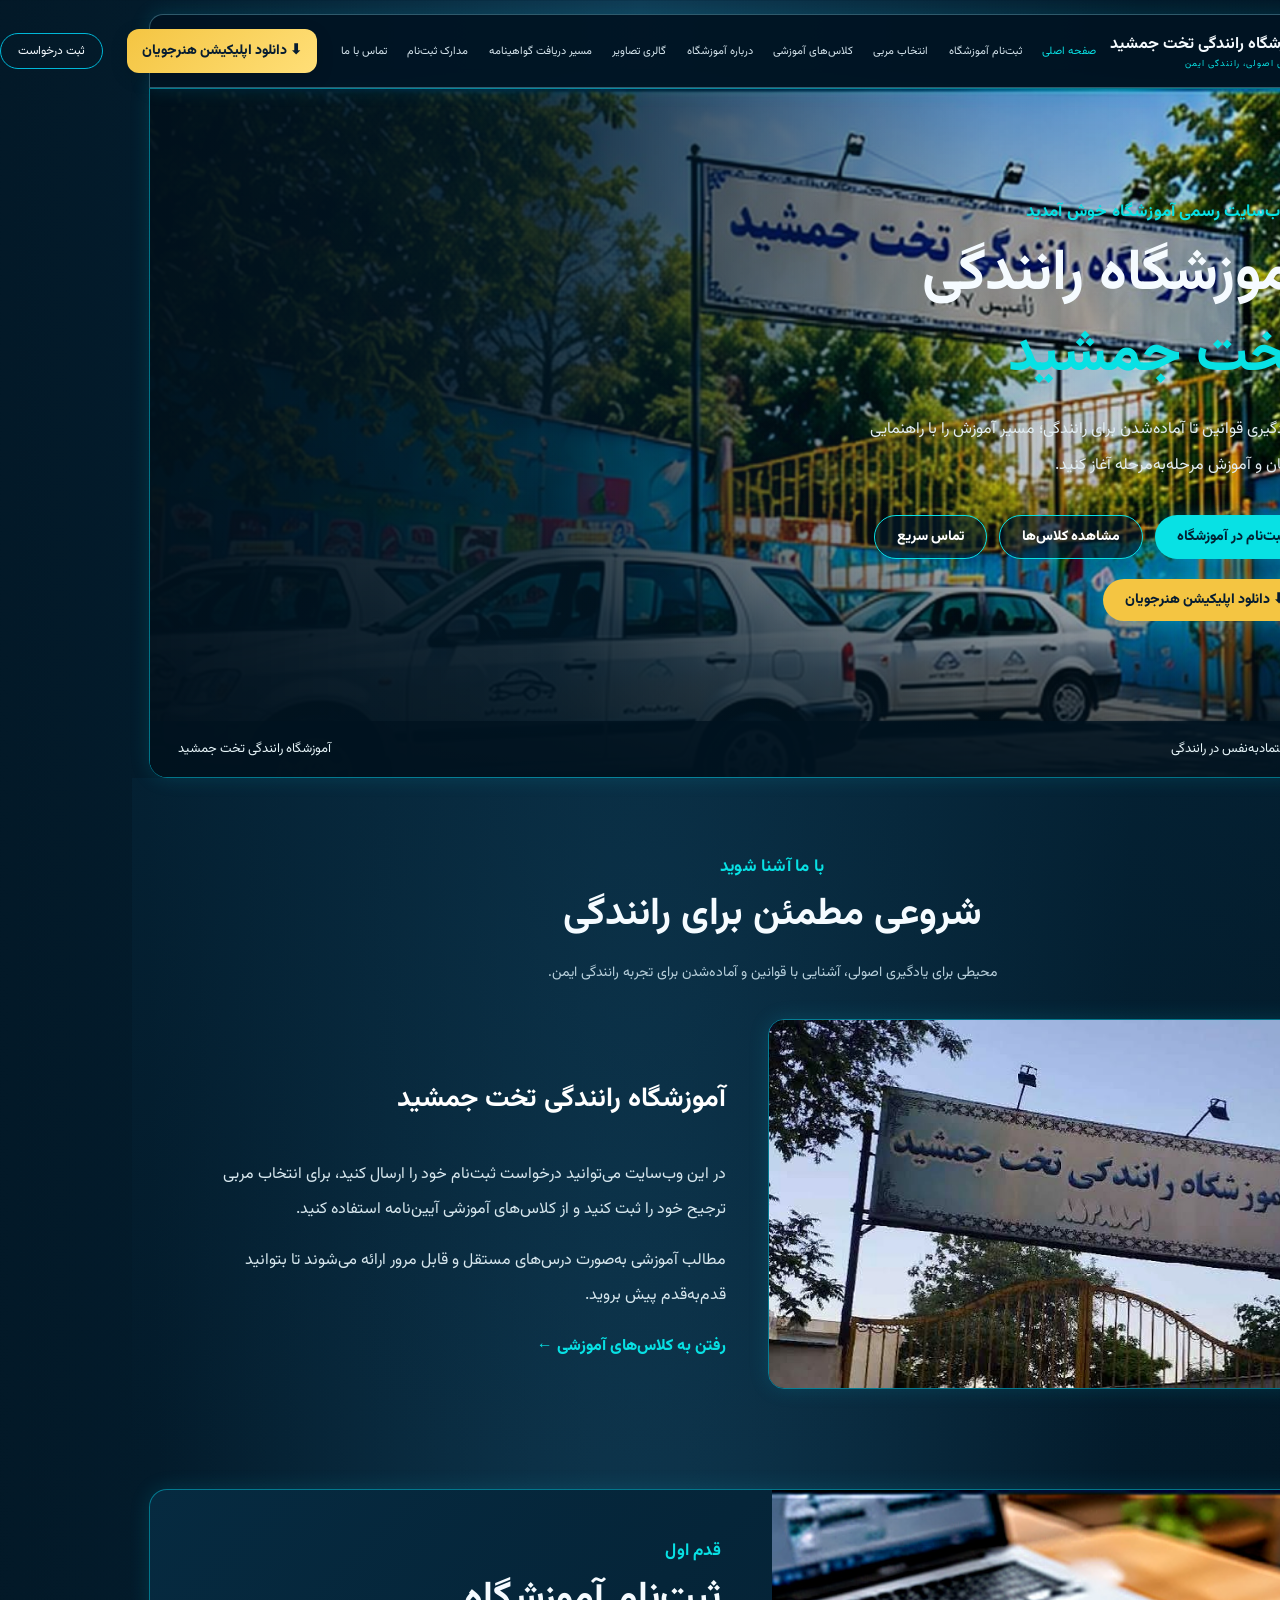
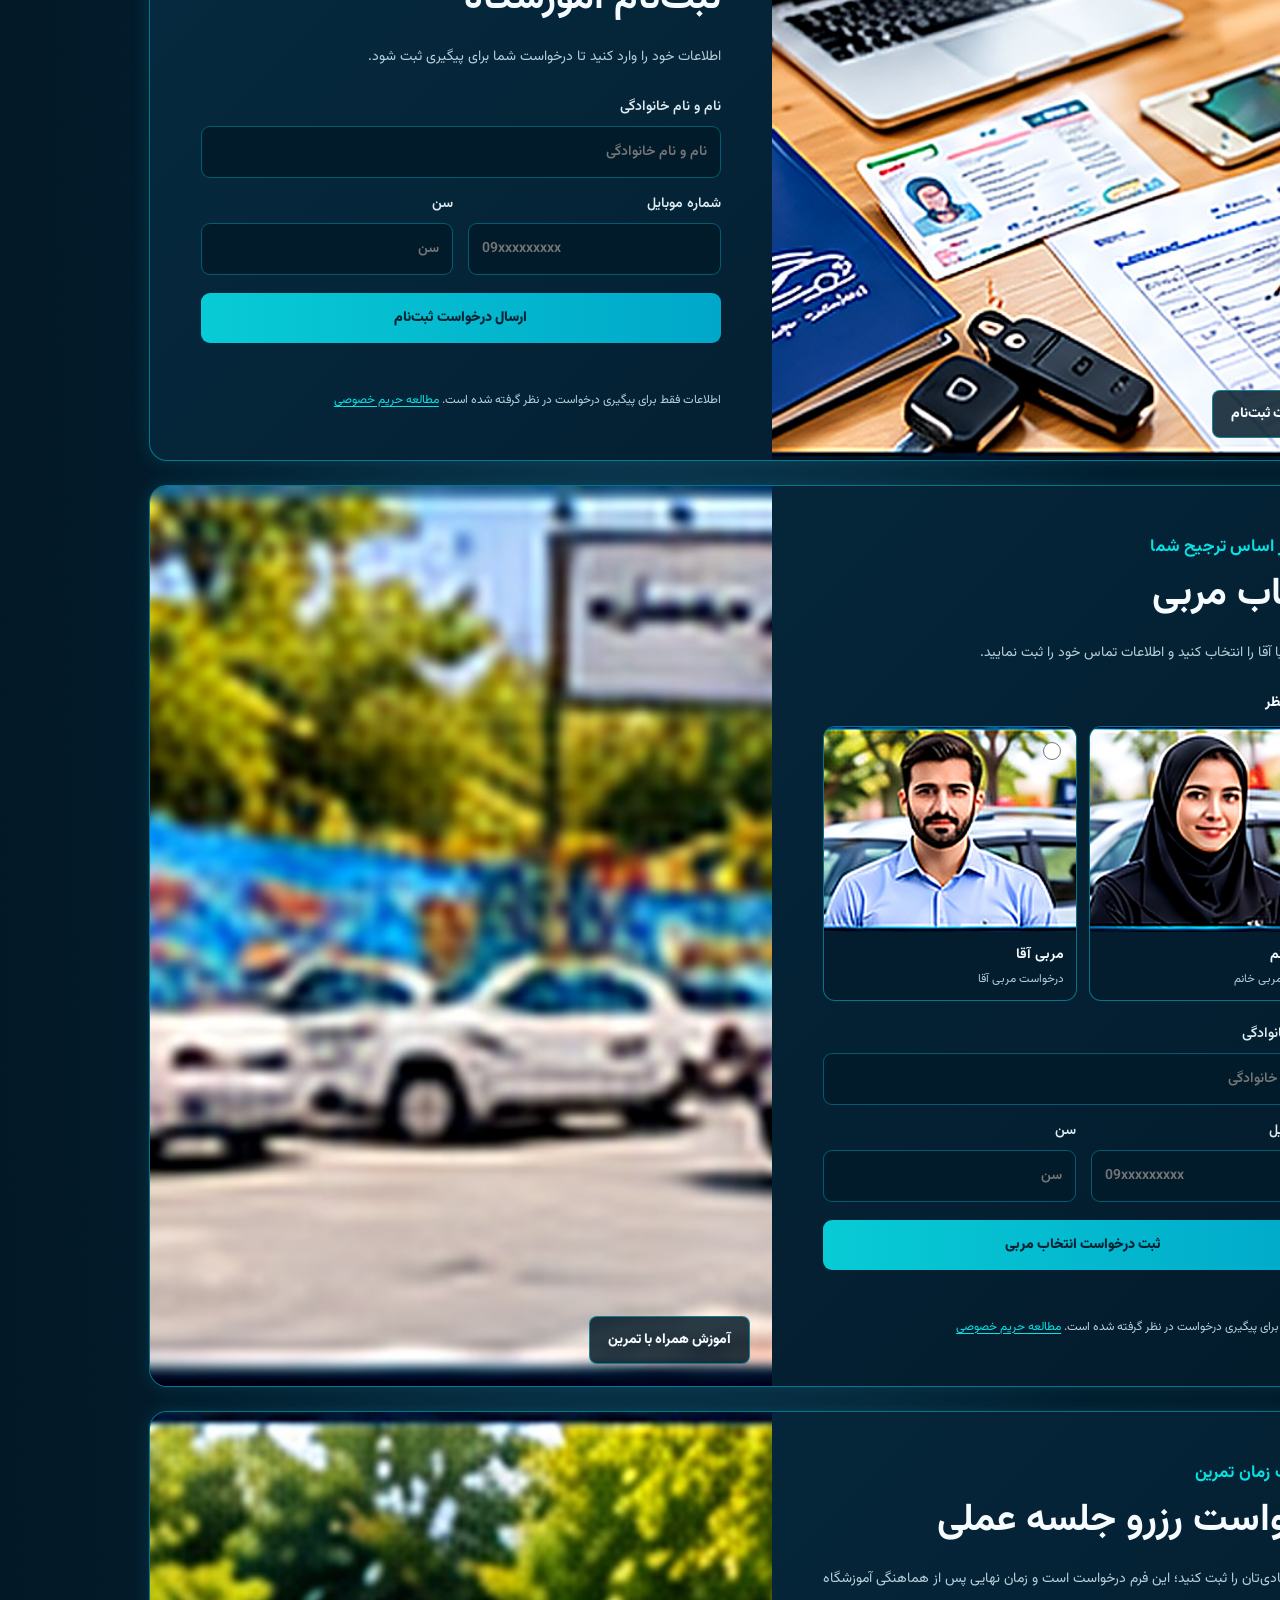
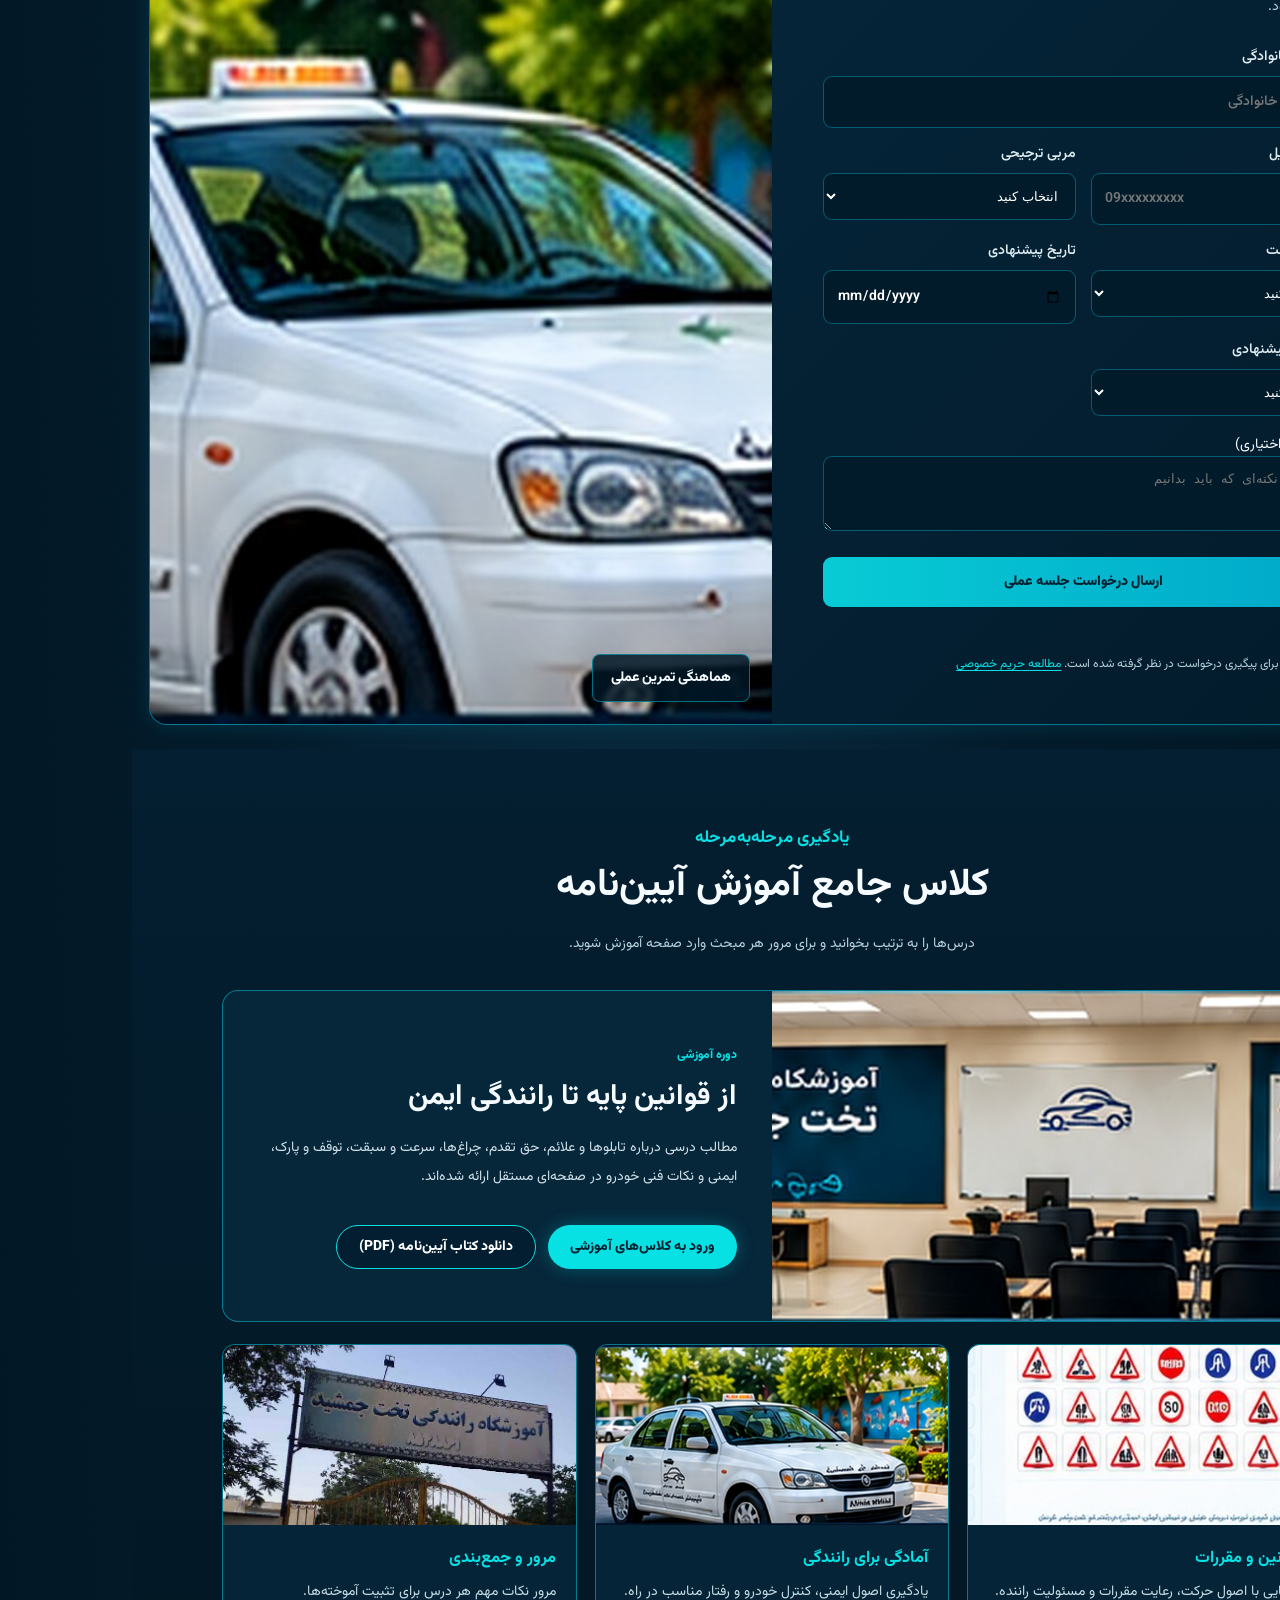
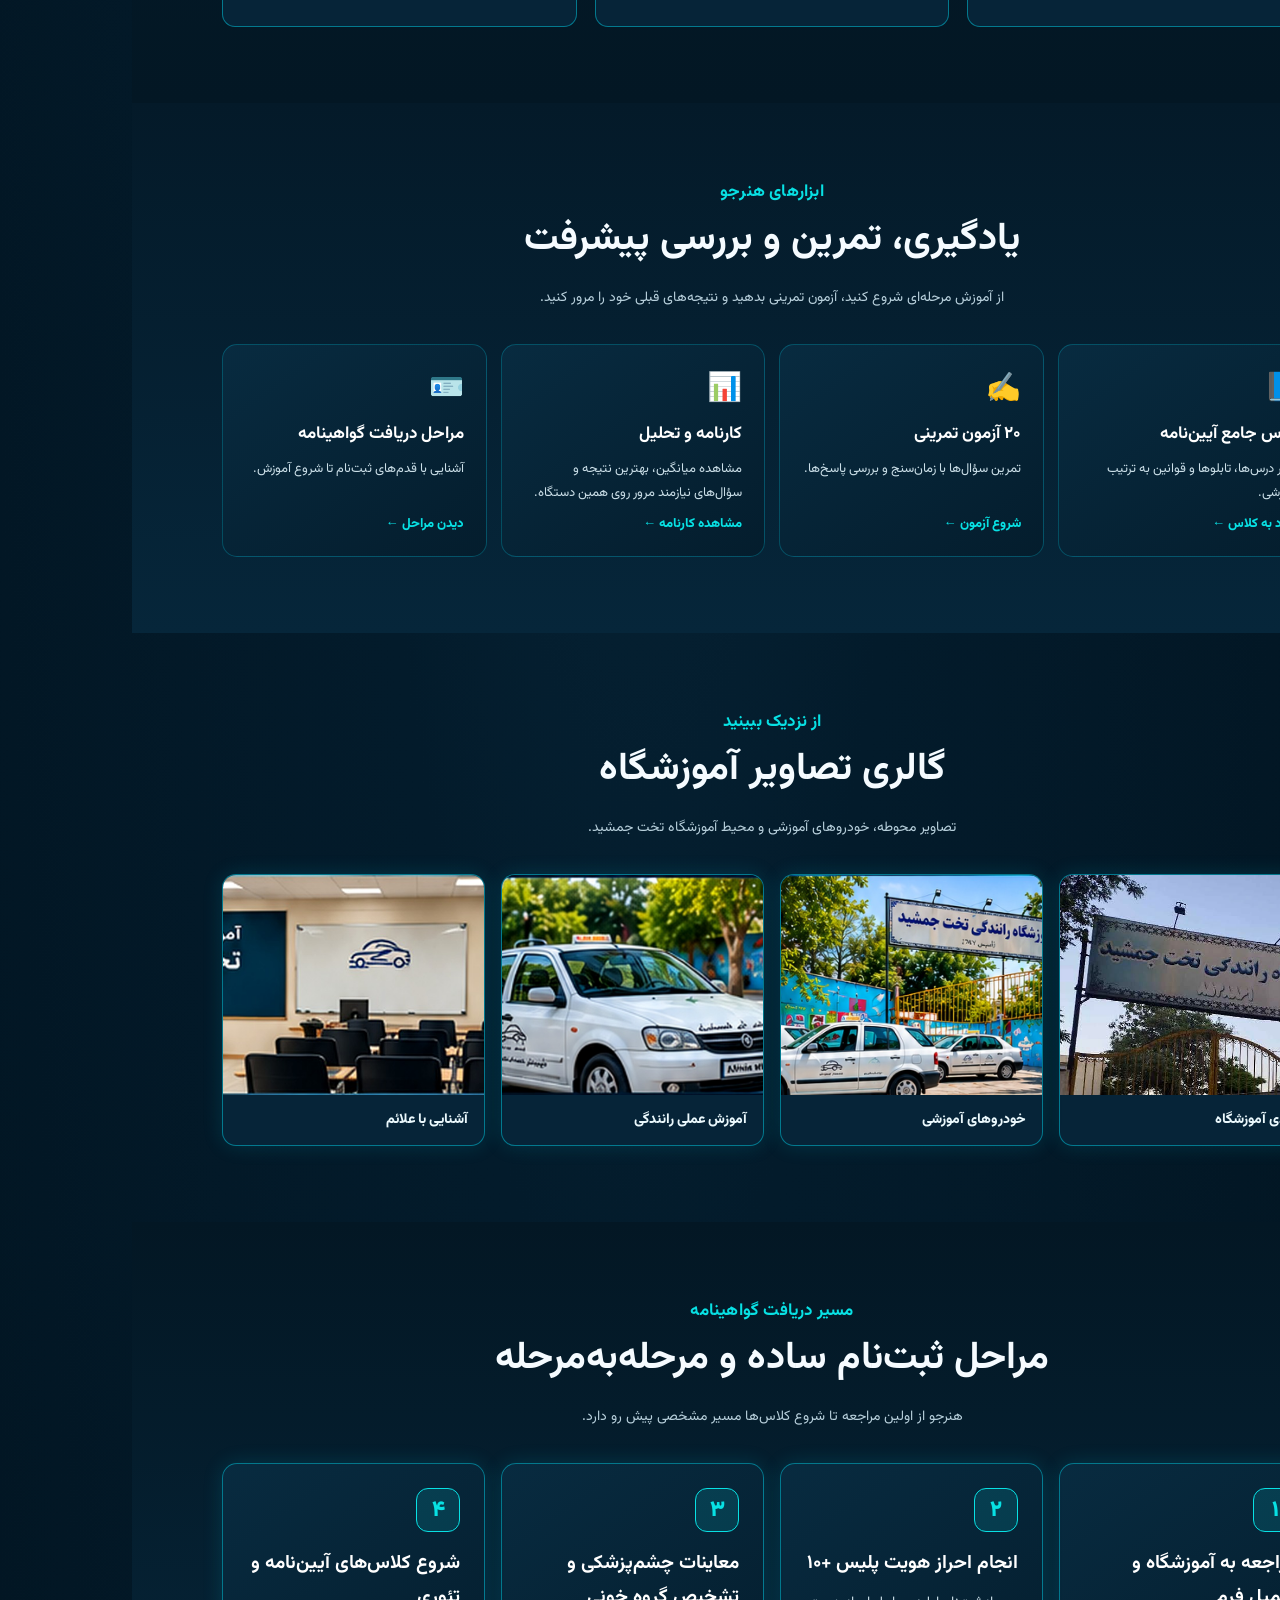
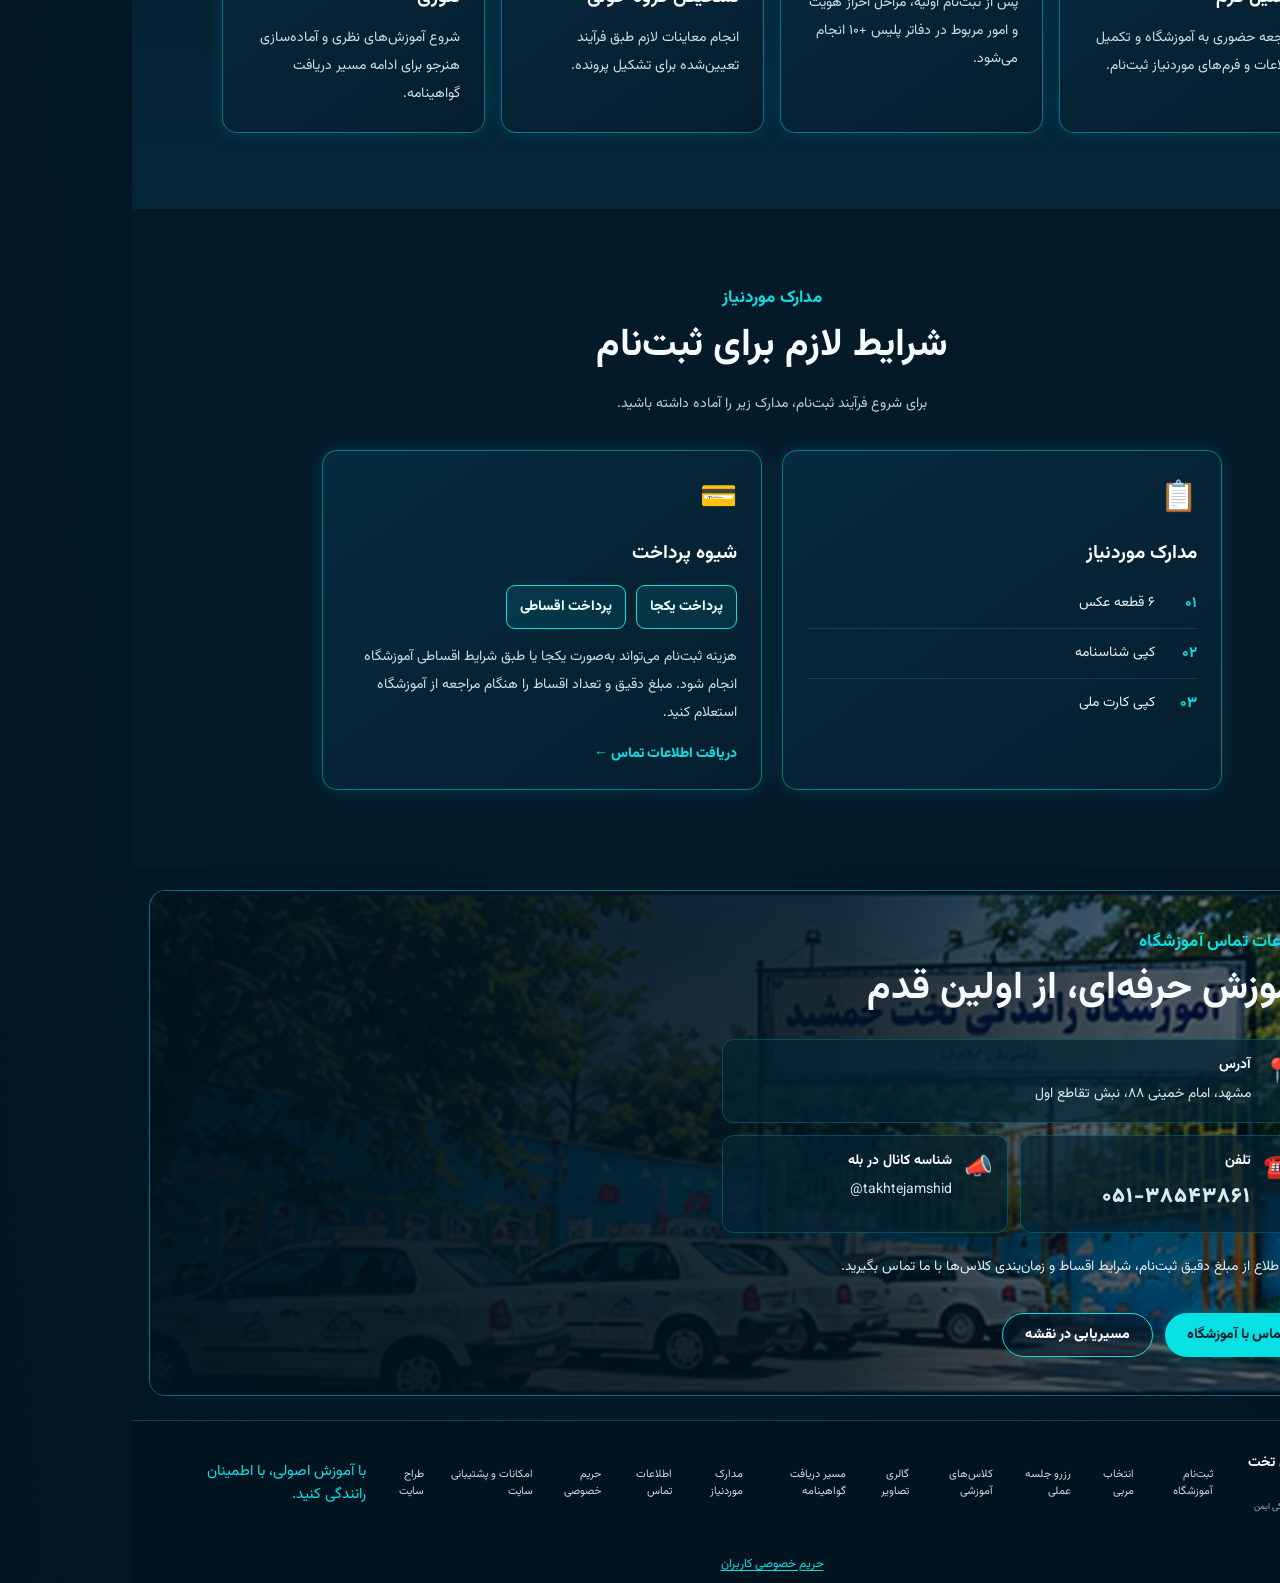
<file: index.html>
<!doctype html>
<html lang="fa" dir="rtl">
<head>
<meta charset="utf-8"><meta name="description" content="آموزشگاه رانندگی تخت جمشید در مشهد؛ اطلاعات ثبت‌نام، انتخاب مربی، درخواست جلسه عملی، کلاس آیین‌نامه و آزمون‌های تمرینی."><meta name="viewport" content="width=device-width, initial-scale=1"><meta name="robots" content="index,follow"><meta property="og:type" content="website"><meta property="og:title" content="آموزشگاه رانندگی تخت جمشید مشهد"><meta property="og:description" content="آموزش حرفه‌ای، از اولین قدم؛ ثبت درخواست، کلاس آیین‌نامه و آزمون تمرینی."><meta name="theme-color" content="#061a29"><meta name="viewport" content="width=device-width, initial-scale=1"><meta name="theme-color" content="#031b2b">
<title>آموزشگاه رانندگی تخت جمشید</title><link rel="icon" type="image/png" sizes="32x32" href="favicon-32.png"><link rel="icon" type="image/png" sizes="192x192" href="favicon-192.png"><link rel="apple-touch-icon" href="favicon-192.png"><link rel="stylesheet" href="styles.css">
<script type="application/ld+json">{"@context":"https://schema.org","@type":"DrivingSchool","name":"آموزشگاه رانندگی تخت جمشید","telephone":"+98-51-38543861","address":{"@type":"PostalAddress","streetAddress":"امام خمینی ۸۸، نبش تقاطع اول","addressLocality":"مشهد","addressCountry":"IR"},"description":"آموزش رانندگی، ثبت درخواست ثبت‌نام و کلاس‌های آیین‌نامه"}</script>  <link rel="manifest" href="site.webmanifest">
</head>
<body>
<header class="topbar">
  <a class="brand" href="index.html"><span class="brand-photo"><img src="img-real-school-sign.jpg" alt="تابلوی آموزشگاه تخت جمشید"></span><span><b>آموزشگاه رانندگی تخت جمشید</b><small>آموزش اصولی، رانندگی ایمن</small></span></a>
  <nav><a class="active" href="#home">صفحه اصلی</a><a href="#register">ثبت‌نام آموزشگاه</a><a href="#instructors">انتخاب مربی</a><a href="#classes">کلاس‌های آموزشی</a><a href="#about">درباره آموزشگاه</a><a href="#gallery">گالری تصاویر</a><a href="#license-path">مسیر دریافت گواهینامه</a><a href="#requirements">مدارک ثبت‌نام</a><a href="#contact">تماس با ما</a></nav>
  <a class="app-download-top" href="Takhte%20Jamshid.apk" download="Takhte Jamshid.apk">⬇ دانلود اپلیکیشن هنرجویان</a><a class="login" href="#register">ثبت درخواست</a><button class="menu-toggle" aria-label="باز کردن منو">منو</button>
</header>
<main id="home">
  <section class="hero-full">
    <img class="hero-full-photo" src="img-hero-photo.jpg" alt="خودروهای آموزش رانندگی در محوطه آموزشگاه تخت جمشید">
    <div class="hero-full-shade"></div>
    <div class="hero-full-copy"><p class="eyebrow">به وب‌سایت رسمی آموزشگاه خوش آمدید</p><h1>آموزشگاه رانندگی<br><strong>تخت جمشید</strong></h1><p>از یادگیری قوانین تا آماده‌شدن برای رانندگی؛ مسیر آموزش را با راهنمایی مربیان و آموزش مرحله‌به‌مرحله آغاز کنید.</p><div class="hero-actions"><a class="cta" href="#register">ثبت‌نام در آموزشگاه</a><a class="cta cta-outline" href="#classes">مشاهده کلاس‌ها</a><a class="cta cta-outline" href="tel:+985138543861">تماس سریع</a><a class="cta app-download-hero" href="Takhte%20Jamshid.apk" download="Takhte Jamshid.apk">⬇ دانلود اپلیکیشن هنرجویان</a></div></div>
    <div class="hero-caption"><span>آموزش اصولی، اعتمادبه‌نفس در رانندگی</span><span>آموزشگاه رانندگی تخت جمشید</span></div>
  </section>

  <section class="intro-section section-pad" id="about"><div class="section-heading"><p class="eyebrow">با ما آشنا شوید</p><h2>شروعی مطمئن برای رانندگی</h2><p>محیطی برای یادگیری اصولی، آشنایی با قوانین و آماده‌شدن برای تجربه رانندگی ایمن.</p></div><div class="intro-grid"><img src="img-real-school-sign.jpg" alt="تابلوی ورودی آموزشگاه رانندگی تخت جمشید"><div class="intro-copy"><h3>آموزشگاه رانندگی تخت جمشید</h3><p>در این وب‌سایت می‌توانید درخواست ثبت‌نام خود را ارسال کنید، برای انتخاب مربی ترجیح خود را ثبت کنید و از کلاس‌های آموزشی آیین‌نامه استفاده کنید.</p><p>مطالب آموزشی به‌صورت درس‌های مستقل و قابل مرور ارائه می‌شوند تا بتوانید قدم‌به‌قدم پیش بروید.</p><a class="text-link" href="#classes">رفتن به کلاس‌های آموزشی ←</a></div></div></section>

  <section class="wide-section register-section" id="register"><div class="section-photo"><img src="img-registration-photo.jpg" alt="فرم ثبت‌نام آموزشگاه رانندگی تخت جمشید"><div class="photo-label">ثبت درخواست ثبت‌نام</div></div><div class="section-form-wrap"><div class="section-heading align-right"><p class="eyebrow">قدم اول</p><h2>ثبت‌نام آموزشگاه</h2><p>اطلاعات خود را وارد کنید تا درخواست شما برای پیگیری ثبت شود.</p></div><form class="lead-form big-form" data-form-type="registration"><div class="form-grid"><label>نام و نام خانوادگی<input name="fullName" autocomplete="name" placeholder="نام و نام خانوادگی" required></label><label>شماره موبایل<input name="mobile" type="tel" inputmode="tel" autocomplete="tel" placeholder="09xxxxxxxxx" required pattern="[0-9۰-۹+\- ]{10,15}"></label><label>سن<input name="age" type="number" min="16" max="100" placeholder="سن" required></label></div><button type="submit">ارسال درخواست ثبت‌نام</button><p class="form-status" aria-live="polite"></p><p class="privacy-note">اطلاعات فقط برای پیگیری درخواست در نظر گرفته شده است. <a href="privacy.html">مطالعه حریم خصوصی</a></p></form></div></section>

  <section class="wide-section instructor-section" id="instructors"><div class="section-form-wrap"><div class="section-heading align-right"><p class="eyebrow">انتخاب بر اساس ترجیح شما</p><h2>انتخاب مربی</h2><p>مربی خانم یا آقا را انتخاب کنید و اطلاعات تماس خود را ثبت نمایید.</p></div><form class="lead-form big-form" data-form-type="instructor"><fieldset class="instructor-choices"><legend>مربی موردنظر</legend><label class="instructor-choice"><input type="radio" name="instructorGender" value="خانم" required><img src="img-instructor-female.jpg" alt="تصویر مربی خانم"><span><b>مربی خانم</b><small>درخواست مربی خانم</small></span></label><label class="instructor-choice"><input type="radio" name="instructorGender" value="آقا" required><img src="img-instructor-male.jpg" alt="تصویر مربی آقا"><span><b>مربی آقا</b><small>درخواست مربی آقا</small></span></label></fieldset><div class="form-grid"><label>نام و نام خانوادگی<input name="fullName" autocomplete="name" placeholder="نام و نام خانوادگی" required></label><label>شماره موبایل<input name="mobile" type="tel" inputmode="tel" autocomplete="tel" placeholder="09xxxxxxxxx" required pattern="[0-9۰-۹+\- ]{10,15}"></label><label>سن<input name="age" type="number" min="16" max="100" placeholder="سن" required></label></div><button type="submit">ثبت درخواست انتخاب مربی</button><p class="form-status" aria-live="polite"></p><p class="privacy-note">اطلاعات فقط برای پیگیری درخواست در نظر گرفته شده است. <a href="privacy.html">مطالعه حریم خصوصی</a></p></form></div><div class="section-photo"><img src="img-gallery-car-close.jpg" alt="خودروی آموزش رانندگی در محوطه آموزشگاه"><div class="photo-label">آموزش همراه با تمرین</div></div></section>

  <section class="wide-section instructor-section" id="lesson-booking"><div class="section-form-wrap"><div class="section-heading align-right"><p class="eyebrow">درخواست زمان تمرین</p><h2>درخواست رزرو جلسه عملی</h2><p>زمان پیشنهادی‌تان را ثبت کنید؛ این فرم درخواست است و زمان نهایی پس از هماهنگی آموزشگاه تأیید می‌شود.</p></div><form class="lead-form big-form" data-form-type="practical-lesson"><div class="form-grid"><label>نام و نام خانوادگی<input name="fullName" autocomplete="name" required placeholder="نام و نام خانوادگی"></label><label>شماره موبایل<input name="mobile" type="tel" inputmode="tel" autocomplete="tel" required pattern="[0-9۰-۹+\- ]{10,15}" placeholder="09xxxxxxxxx"></label><label>مربی ترجیحی<select name="instructorGender" required><option value="">انتخاب کنید</option><option>خانم</option><option>آقا</option><option>فرقی ندارد</option></select></label><label>نوع درخواست<select name="lessonType" required><option value="">انتخاب کنید</option><option>جلسه عملی معمولی</option><option>تمرین بیشتر پیش از آزمون</option><option>هماهنگی زمان‌بندی جلسات</option></select></label><label>تاریخ پیشنهادی<input name="preferredDate" type="date" required></label><label>بازه زمانی پیشنهادی<select name="preferredTime" required><option value="">انتخاب کنید</option><option>صبح</option><option>ظهر</option><option>عصر</option><option>فرقی ندارد</option></select></label></div><label>توضیحات (اختیاری)<textarea name="notes" rows="3" placeholder="زمان یا نکته‌ای که باید بدانیم"></textarea></label><button type="submit">ارسال درخواست جلسه عملی</button><p class="form-status" aria-live="polite"></p><p class="privacy-note">اطلاعات فقط برای پیگیری درخواست در نظر گرفته شده است. <a href="privacy.html">مطالعه حریم خصوصی</a></p></form></div><div class="section-photo"><img src="img-training-car.jpg" alt="خودروی تمرین عملی رانندگی"><div class="photo-label">هماهنگی تمرین عملی</div></div></section>

  <section class="classes-section section-pad" id="classes"><div class="section-heading"><p class="eyebrow">یادگیری مرحله‌به‌مرحله</p><h2>کلاس جامع آموزش آیین‌نامه</h2><p>درس‌ها را به ترتیب بخوانید و برای مرور هر مبحث وارد صفحه آموزش شوید.</p></div><div class="class-feature"><img src="img-classroom-photo.jpg" alt="کلاس آموزشی آیین‌نامه رانندگی"><div><span class="class-number">دوره آموزشی</span><h3>از قوانین پایه تا رانندگی ایمن</h3><p>مطالب درسی درباره تابلوها و علائم، حق تقدم، چراغ‌ها، سرعت و سبقت، توقف و پارک، ایمنی و نکات فنی خودرو در صفحه‌ای مستقل ارائه شده‌اند.</p><div class="hero-actions"><a class="cta" href="course.html">ورود به کلاس‌های آموزشی</a><a class="cta cta-outline" href="https://dl.driveing.ir/book/booka15.pdf" target="_blank" rel="noopener">دانلود کتاب آیین‌نامه (PDF)</a></div></div></div><div class="class-topics"><article><img src="img-story-signs.jpg" alt="تابلوهای راهنمایی و رانندگی"><div><h3>قوانین و مقررات</h3><p>آشنایی با اصول حرکت، رعایت مقررات و مسئولیت راننده.</p></div></article><article><img src="img-training-car.jpg" alt="خودروی آموزش رانندگی"><div><h3>آمادگی برای رانندگی</h3><p>یادگیری اصول ایمنی، کنترل خودرو و رفتار مناسب در راه.</p></div></article><article><img src="img-real-school-sign.jpg" alt="ورودی آموزشگاه"><div><h3>مرور و جمع‌بندی</h3><p>مرور نکات مهم هر درس برای تثبیت آموخته‌ها.</p></div></article></div></section>

  <section class="quick-tools section-pad" aria-labelledby="quickToolsTitle"><div class="section-heading"><p class="eyebrow">ابزارهای هنرجو</p><h2 id="quickToolsTitle">یادگیری، تمرین و بررسی پیشرفت</h2><p>از آموزش مرحله‌ای شروع کنید، آزمون تمرینی بدهید و نتیجه‌های قبلی خود را مرور کنید.</p></div><div class="quick-tools-grid"><a class="quick-tool-card" href="course.html"><span class="quick-tool-icon">📘</span><h3>کلاس جامع آیین‌نامه</h3><p>مرور درس‌ها، تابلوها و قوانین به ترتیب آموزشی.</p><span>ورود به کلاس ←</span></a><a class="quick-tool-card" href="exams.html"><span class="quick-tool-icon">✍️</span><h3>۲۰ آزمون تمرینی</h3><p>تمرین سؤال‌ها با زمان‌سنج و بررسی پاسخ‌ها.</p><span>شروع آزمون ←</span></a><a class="quick-tool-card" href="exams.html#analyticsPanel"><span class="quick-tool-icon">📊</span><h3>کارنامه و تحلیل</h3><p>مشاهده میانگین، بهترین نتیجه و سؤال‌های نیازمند مرور روی همین دستگاه.</p><span>مشاهده کارنامه ←</span></a><a class="quick-tool-card" href="#license-path"><span class="quick-tool-icon">🪪</span><h3>مراحل دریافت گواهینامه</h3><p>آشنایی با قدم‌های ثبت‌نام تا شروع آموزش.</p><span>دیدن مراحل ←</span></a></div></section>

  <section class="gallery-section section-pad" id="gallery">
    <div class="section-heading"><p class="eyebrow">از نزدیک ببینید</p><h2>گالری تصاویر آموزشگاه</h2><p>تصاویر محوطه، خودروهای آموزشی و محیط آموزشگاه تخت جمشید.</p></div>
    <div class="photo-gallery">
      <figure><img src="img-real-school-sign.jpg" alt="تابلو و ورودی آموزشگاه تخت جمشید"><figcaption>ورودی آموزشگاه</figcaption></figure>
      <figure><img src="img-hero-photo.jpg" alt="خودروهای آموزش رانندگی در محوطه"><figcaption>خودروهای آموزشی</figcaption></figure>
      <figure><img src="img-training-car.jpg" alt="خودروهای آموزش عملی"><figcaption>آموزش عملی رانندگی</figcaption></figure>
      <figure><img src="img-classroom-photo.jpg" alt="تابلوهای راهنمایی و رانندگی"><figcaption>آشنایی با علائم</figcaption></figure>
    </div>
  </section>

  <section class="path-section section-pad" id="license-path"><div class="section-heading"><p class="eyebrow">مسیر دریافت گواهینامه</p><h2>مراحل ثبت‌نام ساده و مرحله‌به‌مرحله</h2><p>هنرجو از اولین مراجعه تا شروع کلاس‌ها مسیر مشخصی پیش رو دارد.</p></div><div class="steps-grid"><article class="step-card"><span class="step-number">۱</span><h3>مراجعه به آموزشگاه و تکمیل فرم</h3><p>مراجعه حضوری به آموزشگاه و تکمیل اطلاعات و فرم‌های موردنیاز ثبت‌نام.</p></article><article class="step-card"><span class="step-number">۲</span><h3>انجام احراز هویت پلیس +۱۰</h3><p>پس از ثبت‌نام اولیه، مراحل احراز هویت و امور مربوط در دفاتر پلیس +۱۰ انجام می‌شود.</p></article><article class="step-card"><span class="step-number">۳</span><h3>معاینات چشم‌پزشکی و تشخیص گروه خونی</h3><p>انجام معاینات لازم طبق فرآیند تعیین‌شده برای تشکیل پرونده.</p></article><article class="step-card"><span class="step-number">۴</span><h3>شروع کلاس‌های آیین‌نامه و تئوری</h3><p>شروع آموزش‌های نظری و آماده‌سازی هنرجو برای ادامه مسیر دریافت گواهینامه.</p></article></div></section>

  <section class="requirements-section section-pad" id="requirements"><div class="section-heading"><p class="eyebrow">مدارک موردنیاز</p><h2>شرایط لازم برای ثبت‌نام</h2><p>برای شروع فرآیند ثبت‌نام، مدارک زیر را آماده داشته باشید.</p></div><div class="requirements-grid"><article class="requirement-card"><div class="requirement-icon">📋</div><h3>مدارک موردنیاز</h3><div class="document-row"><b>۰۱</b><span>۶ قطعه عکس</span></div><div class="document-row"><b>۰۲</b><span>کپی شناسنامه</span></div><div class="document-row"><b>۰۳</b><span>کپی کارت ملی</span></div></article><article class="requirement-card payment-card"><div class="requirement-icon">💳</div><h3>شیوه پرداخت</h3><div class="payment-options"><span>پرداخت یکجا</span><span>پرداخت اقساطی</span></div><p>هزینه ثبت‌نام می‌تواند به‌صورت یکجا یا طبق شرایط اقساطی آموزشگاه انجام شود. مبلغ دقیق و تعداد اقساط را هنگام مراجعه از آموزشگاه استعلام کنید.</p><a class="text-link" href="#contact">دریافت اطلاعات تماس ←</a></article></div></section>

  <section class="contact-band" id="contact"><img src="img-gate-photo.jpg" alt="محوطه آموزشگاه رانندگی تخت جمشید"><div class="contact-content"><p class="eyebrow">اطلاعات تماس آموزشگاه</p><h2>آموزش حرفه‌ای، از اولین قدم</h2><div class="contact-details"><div class="contact-detail"><span class="contact-icon">📍</span><div><b>آدرس</b><p>مشهد، امام خمینی ۸۸، نبش تقاطع اول</p></div></div><div class="contact-detail"><span class="contact-icon">☎️</span><div><b>تلفن</b><p class="contact-phone">۰۵۱-۳۸۵۴۳۸۶۱</p></div></div><div class="contact-detail"><span class="contact-icon">📣</span><div><b>شناسه کانال در بله</b><p>takhtejamshid@</p></div></div></div><p>برای اطلاع از مبلغ دقیق ثبت‌نام، شرایط اقساط و زمان‌بندی کلاس‌ها با ما تماس بگیرید.</p><div class="hero-actions"><a class="cta" href="tel:+985138543861">تماس با آموزشگاه</a><a class="cta cta-outline" href="https://neshan.org/maps/places/d467c47d109bc6005c2c4d8b930cabe2" target="_blank" rel="noopener">مسیریابی در نقشه</a></div></div></section>
</main>
<div class="mobile-action-bar" aria-label="دسترسی سریع"><a href="tel:+985138543861">☎ تماس با آموزشگاه</a><a href="#register">ثبت‌نام آنلاین</a><a href="#lesson-booking">رزرو تمرین</a></div>
<footer><div class="footer-brand"><b>آموزشگاه رانندگی تخت جمشید</b><small>آموزش اصولی، رانندگی ایمن</small></div><a href="#register">ثبت‌نام آموزشگاه</a><a href="#instructors">انتخاب مربی</a><a href="#lesson-booking">رزرو جلسه عملی</a><a href="course.html">کلاس‌های آموزشی</a><a href="#gallery">گالری تصاویر</a><a href="#license-path">مسیر دریافت گواهینامه</a><a href="#requirements">مدارک موردنیاز</a><a href="#contact">اطلاعات تماس</a><a href="privacy.html">حریم خصوصی</a><a href="proposal.html">امکانات و پشتیبانی سایت</a><a href="designer.html">طراح سایت</a><p>با آموزش اصولی، با اطمینان رانندگی کنید.</p></footer>
<div id="toast" role="status" aria-live="polite"></div>
<script src="app.js"></script><script>const toggle=document.querySelector('.menu-toggle');toggle?.addEventListener('click',()=>document.querySelector('.topbar nav').classList.toggle('open'));</script>
<p class="privacy-footer-link"><a href="privacy.html">حریم خصوصی کاربران</a></p></body></html>
</file>
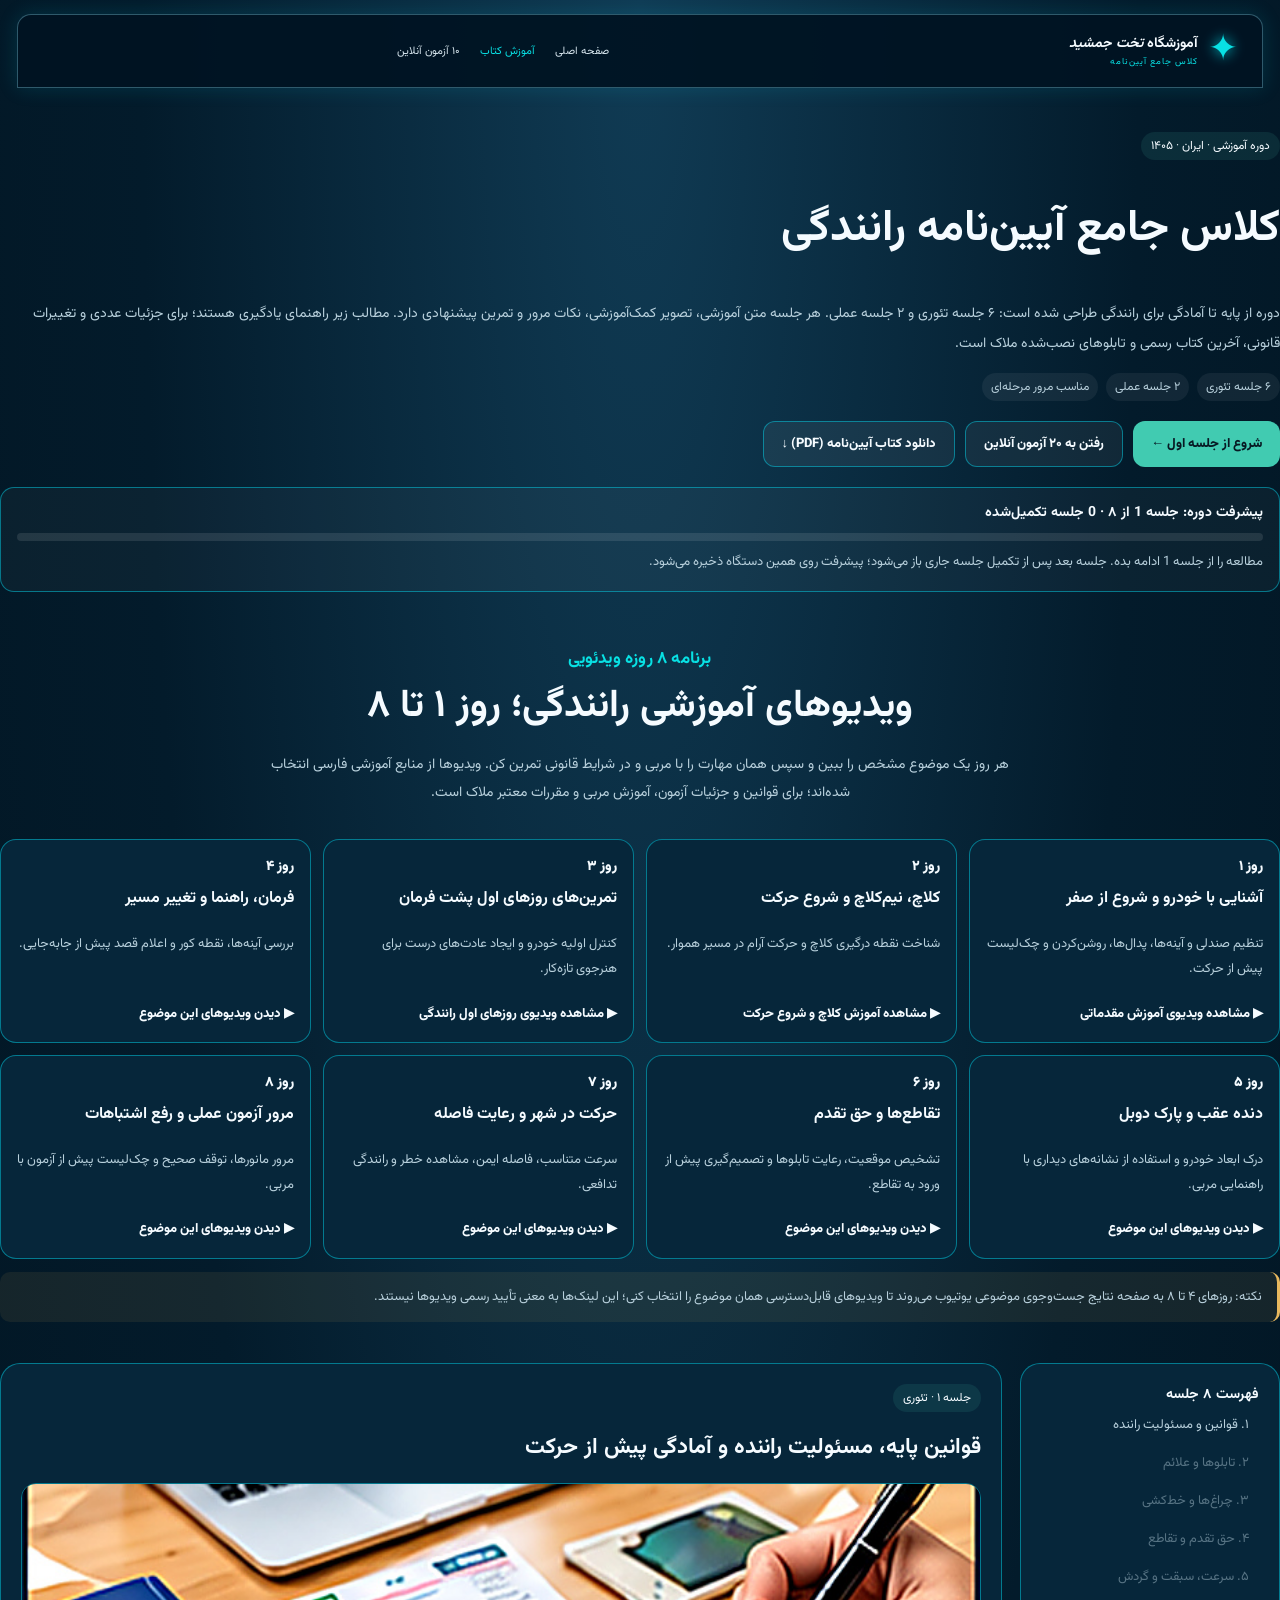
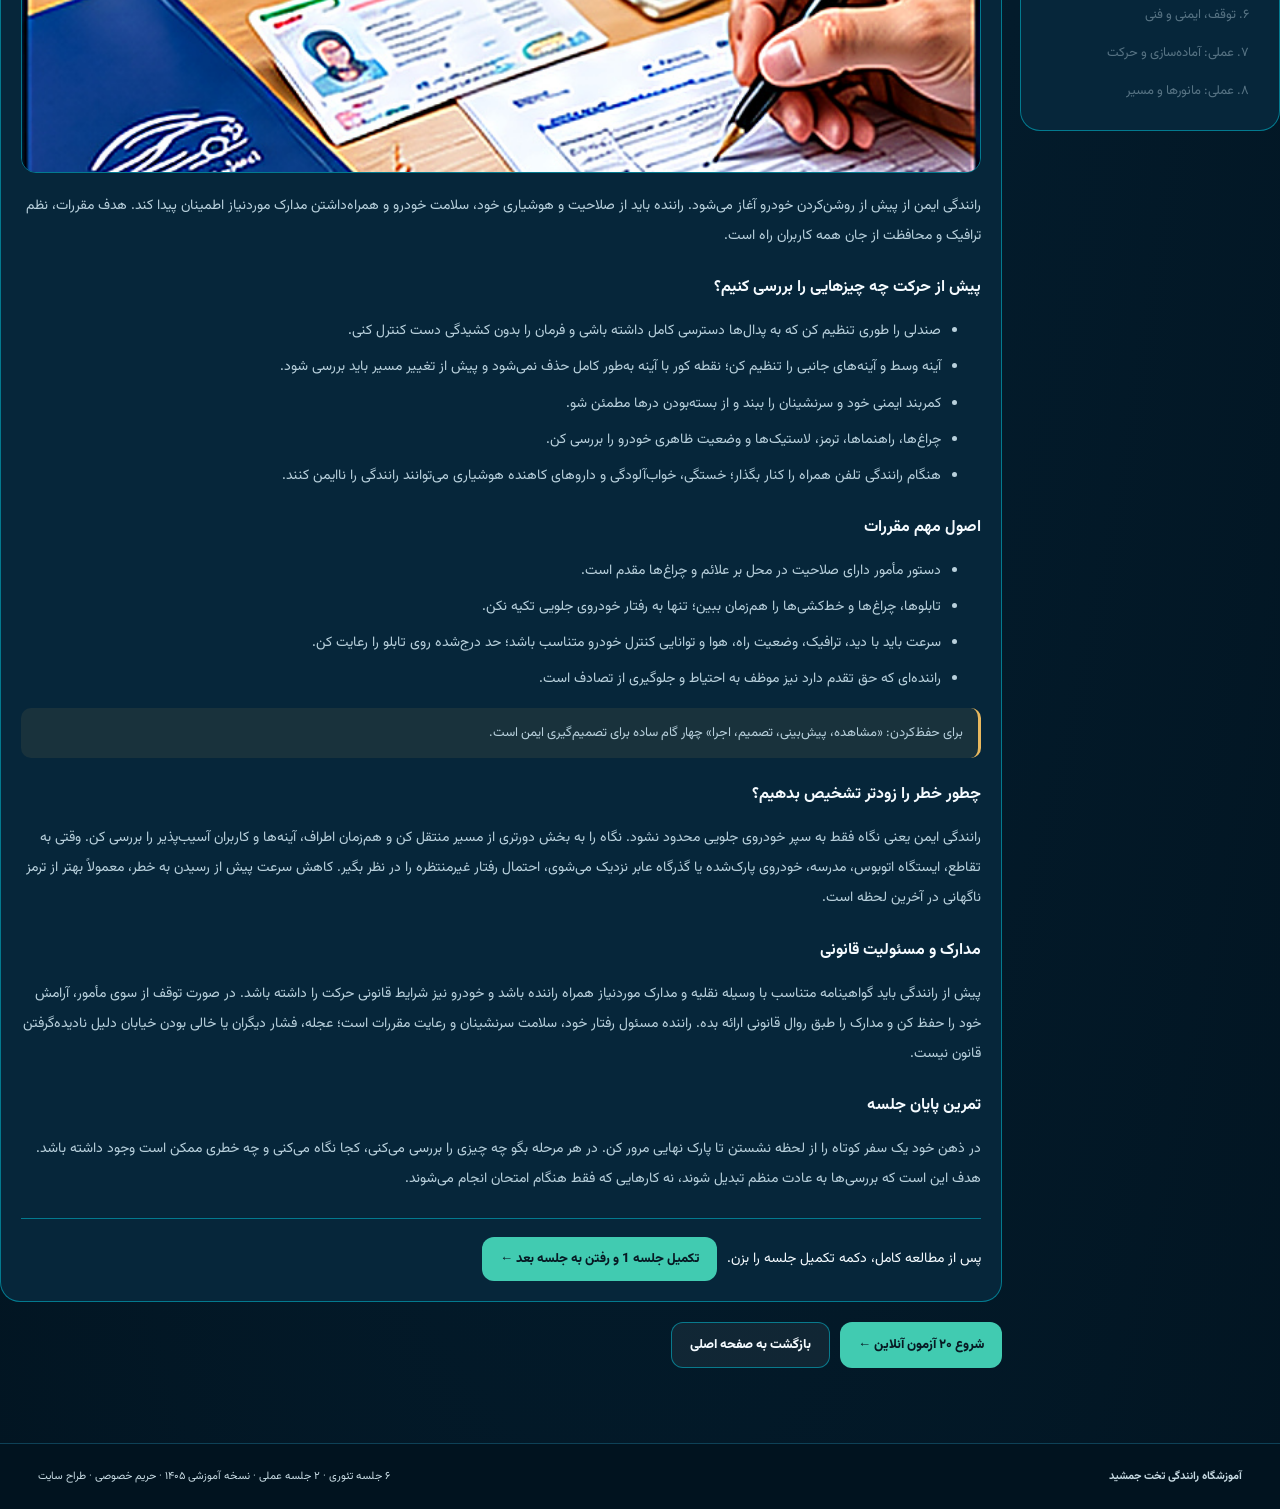
<file: course.html>
<!doctype html>
<html lang="fa" dir="rtl"><head><meta charset="utf-8"><meta name="viewport" content="width=device-width, initial-scale=1"><meta name="theme-color" content="#071b2b"><title>کلاس جامع آیین‌نامه | آموزشگاه رانندگی تخت جمشید</title><link rel="stylesheet" href="styles.css"><style>
.video-days{padding:12px 0 28px}.video-day-grid{display:grid;grid-template-columns:repeat(4,minmax(0,1fr));gap:12px}.video-day{border:1px solid var(--line);border-radius:16px;background:var(--panel);padding:16px;display:flex;flex-direction:column;gap:8px}.video-day>span{color:var(--teal);font-weight:900}.video-day h3{font-size:16px;margin:0}.video-day p{color:var(--muted);line-height:1.9;font-size:13px;flex:1}.video-day a{color:var(--teal);font-weight:800;font-size:13px;line-height:1.8}.course-hero{padding:44px 0 24px}.course-hero h1{font-size:clamp(28px,4vw,44px);line-height:1.5}.course-hero p,.lesson p,.lesson li{color:var(--muted);line-height:2.15}.course-grid{display:grid;grid-template-columns:260px minmax(0,1fr);gap:18px;padding-bottom:55px}.course-nav,.lesson{border:1px solid var(--line);border-radius:20px;background:var(--panel);padding:20px}.course-nav{align-self:start;position:sticky;top:90px}.course-nav a{display:block;padding:9px 10px;border-radius:10px;color:var(--muted);font-size:13px}.course-nav a:hover{background:rgba(77,215,187,.1);color:var(--text)}.lesson{margin-bottom:18px;scroll-margin-top:90px}.lesson.locked{display:none}.lesson.is-complete{border-color:rgba(65,203,177,.7)}.lesson-actions{display:flex;gap:10px;align-items:center;flex-wrap:wrap;margin-top:24px;padding-top:18px;border-top:1px solid var(--line)}.complete-btn{border:0;cursor:pointer}.complete-btn:disabled{opacity:.55;cursor:not-allowed}.progress-wrap{margin:18px 0;padding:14px 16px;border:1px solid var(--line);border-radius:14px;background:rgba(255,255,255,.035)}.progress-track{height:8px;background:rgba(255,255,255,.1);border-radius:99px;overflow:hidden;margin-top:9px}.progress-fill{height:100%;width:0;background:linear-gradient(90deg,#22d3ee,#41cbb1);transition:width .25s}.lesson-nav-link.done{color:var(--teal)}.lesson-nav-link.locked-link{opacity:.45}.lesson-visual{width:100%;height:auto;max-height:340px;object-fit:cover;object-position:center;border-radius:15px;border:1px solid var(--line);margin:10px 0 18px;display:block;image-rendering:auto}.lesson h2{font-size:22px}.lesson h3{font-size:16px;color:var(--teal);margin-top:24px}.lesson li{margin:6px 0}.lesson-visual{width:100%;max-height:290px;object-fit:cover;border-radius:15px;border:1px solid var(--line);margin:10px 0 18px;display:block}.note{border-right:3px solid #e8b85e;background:rgba(232,184,94,.08);padding:12px 15px;border-radius:10px;color:var(--muted);font-size:13px;line-height:2}.pill{display:inline-block;color:var(--teal);font-size:12px;padding:5px 10px;border-radius:99px;background:rgba(77,215,187,.1)}.actions{display:flex;gap:10px;flex-wrap:wrap;margin:20px 0}.btn{display:inline-flex;align-items:center;justify-content:center;padding:12px 18px;border-radius:12px;background:#41cbb1;color:#071923;font-weight:800;font-size:13px}.btn.secondary{background:rgba(255,255,255,.06);color:var(--text);border:1px solid var(--line)}.lesson-meta{display:flex;gap:8px;flex-wrap:wrap;margin:12px 0}.lesson-meta span{font-size:12px;padding:5px 9px;border-radius:99px;background:rgba(255,255,255,.06);color:var(--muted)}
@media(max-width:900px){.video-day-grid{grid-template-columns:repeat(2,minmax(0,1fr))}}@media(max-width:760px){.video-day-grid{grid-template-columns:1fr}.course-grid{grid-template-columns:1fr}.course-nav{position:static}.course-nav div{display:grid;grid-template-columns:1fr 1fr;gap:4px}.lesson{padding:16px}.lesson-visual{max-height:210px}}
</style>
  <link rel="icon" type="image/png" sizes="32x32" href="favicon-32.png">
  <link rel="icon" type="image/png" sizes="192x192" href="favicon-192.png">
  <link rel="apple-touch-icon" href="favicon-192.png">
  <meta name="theme-color" content="#071b3b">

</head><body><header class="topbar"><a class="brand" href="index.html"><span class="brand-mark">✦</span><span class="brand-copy"><strong>آموزشگاه <em>تخت جمشید</em></strong><small>کلاس جامع آیین‌نامه</small></span></a><nav class="desktop-nav"><a class="nav-link" href="index.html">صفحه اصلی</a><a class="nav-link active" href="course.html">آموزش کتاب</a><a class="nav-link" href="exams.html">۱۰ آزمون آنلاین</a></nav></header><main class="shell"><section class="course-hero"><span class="pill">دوره آموزشی · ایران · ۱۴۰۵</span><h1>کلاس جامع آیین‌نامه رانندگی</h1><p>دوره از پایه تا آمادگی برای رانندگی طراحی شده است: ۶ جلسه تئوری و ۲ جلسه عملی. هر جلسه متن آموزشی، تصویر کمک‌آموزشی، نکات مرور و تمرین پیشنهادی دارد. مطالب زیر راهنمای یادگیری هستند؛ برای جزئیات عددی و تغییرات قانونی، آخرین کتاب رسمی و تابلوهای نصب‌شده ملاک است.</p><div class="lesson-meta"><span>۶ جلسه تئوری</span><span>۲ جلسه عملی</span><span>مناسب مرور مرحله‌ای</span></div><div class="actions"><a class="btn" href="#lesson1">شروع از جلسه اول ←</a><a class="btn secondary" href="exams.html">رفتن به ۲۰ آزمون آنلاین</a><a class="btn secondary" href="https://dl.driveing.ir/book/booka15.pdf" target="_blank" rel="noopener">دانلود کتاب آیین‌نامه (PDF) ↓</a></div><div class="progress-wrap"><strong id="progress-label">پیشرفت دوره: جلسه ۱ از ۸</strong><div class="progress-track"><div class="progress-fill" id="progress-fill"></div></div><p id="progress-help" style="margin:8px 0 0;font-size:13px;color:var(--muted)">برای بازشدن جلسه بعد، درس جاری را مطالعه کن و دکمه «تکمیل جلسه» را بزن. پیشرفت روی همین دستگاه ذخیره می‌شود.</p></div></section><section class="video-days" id="video-days"><div class="section-heading"><p class="eyebrow">برنامه ۸ روزه ویدئویی</p><h2>ویدیوهای آموزشی رانندگی؛ روز ۱ تا ۸</h2><p>هر روز یک موضوع مشخص را ببین و سپس همان مهارت را با مربی و در شرایط قانونی تمرین کن. ویدیوها از منابع آموزشی فارسی انتخاب شده‌اند؛ برای قوانین و جزئیات آزمون، آموزش مربی و مقررات معتبر ملاک است.</p></div><div class="video-day-grid">
<article class="video-day"><span>روز ۱</span><h3>آشنایی با خودرو و شروع از صفر</h3><p>تنظیم صندلی و آینه‌ها، پدال‌ها، روشن‌کردن و چک‌لیست پیش از حرکت.</p><a href="https://www.youtube.com/watch?v=-EZaT2f7tW8" target="_blank" rel="noopener">▶ مشاهده ویدیوی آموزش مقدماتی</a></article>
<article class="video-day"><span>روز ۲</span><h3>کلاچ، نیم‌کلاچ و شروع حرکت</h3><p>شناخت نقطه درگیری کلاچ و حرکت آرام در مسیر هموار.</p><a href="https://www.youtube.com/watch?v=fu0_SIR5g8I" target="_blank" rel="noopener">▶ مشاهده آموزش کلاچ و شروع حرکت</a></article>
<article class="video-day"><span>روز ۳</span><h3>تمرین‌های روزهای اول پشت فرمان</h3><p>کنترل اولیه خودرو و ایجاد عادت‌های درست برای هنرجوی تازه‌کار.</p><a href="https://www.youtube.com/watch?v=SVgWHbQUHa4" target="_blank" rel="noopener">▶ مشاهده ویدیوی روزهای اول رانندگی</a></article>
<article class="video-day"><span>روز ۴</span><h3>فرمان، راهنما و تغییر مسیر</h3><p>بررسی آینه‌ها، نقطه کور و اعلام قصد پیش از جابه‌جایی.</p><a href="https://www.youtube.com/results?search_query=%D8%A2%D9%85%D9%88%D8%B2%D8%B4+%D8%B1%D8%A7%D9%86%D9%86%D8%AF%DA%AF%DB%8C+%D8%AA%D8%BA%DB%8C%DB%8C%D8%B1+%D9%85%D8%B3%DB%8C%D8%B1+%D9%86%D9%82%D8%B7%D9%87+%DA%A9%D9%88%D8%B1+%D9%81%D8%A7%D8%B1%D8%B3%DB%8C" target="_blank" rel="noopener">▶ دیدن ویدیوهای این موضوع</a></article>
<article class="video-day"><span>روز ۵</span><h3>دنده عقب و پارک دوبل</h3><p>درک ابعاد خودرو و استفاده از نشانه‌های دیداری با راهنمایی مربی.</p><a href="https://www.youtube.com/results?search_query=%D8%A2%D9%85%D9%88%D8%B2%D8%B4+%D9%BE%D8%A7%D8%B1%DA%A9+%D8%AF%D9%88%D8%A8%D9%84+%D8%B1%D8%A7%D9%86%D9%86%D8%AF%DA%AF%DB%8C+%D8%A7%DB%8C%D8%B1%D8%A7%D9%86" target="_blank" rel="noopener">▶ دیدن ویدیوهای این موضوع</a></article>
<article class="video-day"><span>روز ۶</span><h3>تقاطع‌ها و حق تقدم</h3><p>تشخیص موقعیت، رعایت تابلوها و تصمیم‌گیری پیش از ورود به تقاطع.</p><a href="https://www.youtube.com/results?search_query=%D8%A2%D9%85%D9%88%D8%B2%D8%B4+%D8%AD%D9%82+%D8%AA%D9%82%D8%AF%D9%85+%D8%AA%D9%82%D8%A7%D8%B7%D8%B9+%D8%B1%D8%A7%D9%86%D9%86%D8%AF%DA%AF%DB%8C+%D9%81%D8%A7%D8%B1%D8%B3%DB%8C" target="_blank" rel="noopener">▶ دیدن ویدیوهای این موضوع</a></article>
<article class="video-day"><span>روز ۷</span><h3>حرکت در شهر و رعایت فاصله</h3><p>سرعت متناسب، فاصله ایمن، مشاهده خطر و رانندگی تدافعی.</p><a href="https://www.youtube.com/results?search_query=%D8%A2%D9%85%D9%88%D8%B2%D8%B4+%D8%B1%D8%A7%D9%86%D9%86%D8%AF%DA%AF%DB%8C+%D8%AF%D8%B1+%D8%B4%D9%87%D8%B1+%D8%A7%DB%8C%D8%B1%D8%A7%D9%86" target="_blank" rel="noopener">▶ دیدن ویدیوهای این موضوع</a></article>
<article class="video-day"><span>روز ۸</span><h3>مرور آزمون عملی و رفع اشتباهات</h3><p>مرور مانورها، توقف صحیح و چک‌لیست پیش از آزمون با مربی.</p><a href="https://www.youtube.com/results?search_query=%D8%A2%D9%85%D9%88%D8%B2%D8%B4+%D8%A2%D8%B2%D9%85%D9%88%D9%86+%D8%B4%D9%87%D8%B1+%DA%AF%D9%88%D8%A7%D9%87%DB%8C%D9%86%D8%A7%D9%85%D9%87+%D8%A7%DB%8C%D8%B1%D8%A7%D9%86" target="_blank" rel="noopener">▶ دیدن ویدیوهای این موضوع</a></article>
</div><p class="note">نکته: روزهای ۴ تا ۸ به صفحه نتایج جست‌وجوی موضوعی یوتیوب می‌روند تا ویدیوهای قابل‌دسترسی همان موضوع را انتخاب کنی؛ این لینک‌ها به معنی تأیید رسمی ویدیوها نیستند.</p></section>
<div class="course-grid"><aside class="course-nav"><b>فهرست ۸ جلسه</b><div><a class="lesson-nav-link" data-nav-lesson="1" href="#lesson1">۱. قوانین و مسئولیت راننده</a><a class="lesson-nav-link" data-nav-lesson="2" href="#lesson2">۲. تابلوها و علائم</a><a class="lesson-nav-link" data-nav-lesson="3" href="#lesson3">۳. چراغ‌ها و خط‌کشی</a><a class="lesson-nav-link" data-nav-lesson="4" href="#lesson4">۴. حق تقدم و تقاطع</a><a class="lesson-nav-link" data-nav-lesson="5" href="#lesson5">۵. سرعت، سبقت و گردش</a><a class="lesson-nav-link" data-nav-lesson="6" href="#lesson6">۶. توقف، ایمنی و فنی</a><a class="lesson-nav-link" data-nav-lesson="7" href="#lesson7">۷. عملی: آماده‌سازی و حرکت</a><a class="lesson-nav-link" data-nav-lesson="8" href="#lesson8">۸. عملی: مانورها و مسیر</a></div></aside><div>
<section class="lesson" id="lesson1"><span class="pill">جلسه ۱ · تئوری</span><h2>قوانین پایه، مسئولیت راننده و آمادگی پیش از حرکت</h2><img class="lesson-visual" loading="lazy" decoding="async" src="img-registration-photo.jpg" alt="آمادگی راننده و مدارک لازم"><p>رانندگی ایمن از پیش از روشن‌کردن خودرو آغاز می‌شود. راننده باید از صلاحیت و هوشیاری خود، سلامت خودرو و همراه‌داشتن مدارک موردنیاز اطمینان پیدا کند. هدف مقررات، نظم ترافیک و محافظت از جان همه کاربران راه است.</p><h3>پیش از حرکت چه چیزهایی را بررسی کنیم؟</h3><ul><li>صندلی را طوری تنظیم کن که به پدال‌ها دسترسی کامل داشته باشی و فرمان را بدون کشیدگی دست کنترل کنی.</li><li>آینه وسط و آینه‌های جانبی را تنظیم کن؛ نقطه کور با آینه به‌طور کامل حذف نمی‌شود و پیش از تغییر مسیر باید بررسی شود.</li><li>کمربند ایمنی خود و سرنشینان را ببند و از بسته‌بودن درها مطمئن شو.</li><li>چراغ‌ها، راهنماها، ترمز، لاستیک‌ها و وضعیت ظاهری خودرو را بررسی کن.</li><li>هنگام رانندگی تلفن همراه را کنار بگذار؛ خستگی، خواب‌آلودگی و داروهای کاهنده هوشیاری می‌توانند رانندگی را ناایمن کنند.</li></ul><h3>اصول مهم مقررات</h3><ul><li>دستور مأمور دارای صلاحیت در محل بر علائم و چراغ‌ها مقدم است.</li><li>تابلوها، چراغ‌ها و خط‌کشی‌ها را هم‌زمان ببین؛ تنها به رفتار خودروی جلویی تکیه نکن.</li><li>سرعت باید با دید، ترافیک، وضعیت راه، هوا و توانایی کنترل خودرو متناسب باشد؛ حد درج‌شده روی تابلو را رعایت کن.</li><li>راننده‌ای که حق تقدم دارد نیز موظف به احتیاط و جلوگیری از تصادف است.</li></ul><div class="note">برای حفظ‌کردن: «مشاهده، پیش‌بینی، تصمیم، اجرا» چهار گام ساده برای تصمیم‌گیری ایمن است.</div><h3>چطور خطر را زودتر تشخیص بدهیم؟</h3><p>رانندگی ایمن یعنی نگاه فقط به سپر خودروی جلویی محدود نشود. نگاه را به بخش دورتری از مسیر منتقل کن و هم‌زمان اطراف، آینه‌ها و کاربران آسیب‌پذیر را بررسی کن. وقتی به تقاطع، ایستگاه اتوبوس، مدرسه، خودروی پارک‌شده یا گذرگاه عابر نزدیک می‌شوی، احتمال رفتار غیرمنتظره را در نظر بگیر. کاهش سرعت پیش از رسیدن به خطر، معمولاً بهتر از ترمز ناگهانی در آخرین لحظه است.</p><h3>مدارک و مسئولیت قانونی</h3><p>پیش از رانندگی باید گواهینامه متناسب با وسیله نقلیه و مدارک موردنیاز همراه راننده باشد و خودرو نیز شرایط قانونی حرکت را داشته باشد. در صورت توقف از سوی مأمور، آرامش خود را حفظ کن و مدارک را طبق روال قانونی ارائه بده. راننده مسئول رفتار خود، سلامت سرنشینان و رعایت مقررات است؛ عجله، فشار دیگران یا خالی بودن خیابان دلیل نادیده‌گرفتن قانون نیست.</p><h3>تمرین پایان جلسه</h3><p>در ذهن خود یک سفر کوتاه را از لحظه نشستن تا پارک نهایی مرور کن. در هر مرحله بگو چه چیزی را بررسی می‌کنی، کجا نگاه می‌کنی و چه خطری ممکن است وجود داشته باشد. هدف این است که بررسی‌ها به عادت منظم تبدیل شوند، نه کارهایی که فقط هنگام امتحان انجام می‌شوند.</p><div class="lesson-actions"><span class="lesson-status" data-status="1">برای ادامه، این جلسه را مطالعه کن.</span><button class="btn complete-btn" data-complete="1" type="button">تکمیل جلسه 1 و رفتن به جلسه بعد ←</button></div></section>
<section class="lesson" id="lesson2"><span class="pill">جلسه ۲ · تئوری</span><h2>تابلوها، علائم و نشانه‌های راهنمایی</h2><img class="lesson-visual" loading="lazy" decoding="async" src="img-story-signs.jpg" alt="نمونه تابلوهای راهنمایی و رانندگی"><p>تابلوها پیام‌های مهمی درباره خطر، محدودیت، دستور و مسیر ارائه می‌کنند. رنگ و شکل تابلو سرنخ تشخیص سریع است، اما معنی هر تابلو باید جداگانه یاد گرفته شود.</p><h3>گروه‌های اصلی</h3><ul><li><b>اخطاری:</b> معمولاً مثلث با حاشیه قرمز؛ از خطر یا وضعیت پیش‌رو مانند پیچ، تقاطع، شیب یا گذرگاه هشدار می‌دهد.</li><li><b>بازدارنده و انتظامی:</b> بسیاری دایره‌ای‌اند و محدودیت یا ممنوعیت را اعلام می‌کنند؛ مانند ورود ممنوع یا محدودیت سرعت.</li><li><b>دستوری:</b> انجام یک حرکت یا رعایت یک مسیر را الزام می‌کنند.</li><li><b>راهنما و اطلاعاتی:</b> مقصد، جهت، خدمات و اطلاعات مسیر را نشان می‌دهند.</li><li><b>تابلوهای موقت:</b> در عملیات عمرانی ممکن است مسیر و شرایط معمول را تغییر دهند؛ با احتیاط و طبق راهنمایی محل عبور کن.</li></ul><h3>روش مطالعه تابلو</h3><p>هر بار بپرس: این تابلو چه پیامی دارد؟ از کجا باید اجرا شود؟ آیا تابلو مکمل یا پایان محدودیت وجود دارد؟ تابلوهای مشابه را کنار هم مقایسه کن و فقط به رنگ اکتفا نکن.<h3>شکل و رنگ تابلوها را به خاطر بسپار</h3><p>شکل و رنگ تابلو برای تشخیص سریع گروه آن کمک می‌کند، اما جای یادگیری معنی دقیق را نمی‌گیرد. تابلوهای اخطاری معمولاً برای جلب توجه به خطر پیش‌رو هستند؛ تابلوهای انتظامی می‌توانند ورود، حرکت، توقف یا سرعت را محدود یا الزام کنند؛ تابلوهای راهنما مسیر و مقصد را مشخص می‌کنند. برخی تابلوها مکمل‌اند و اطلاعاتی مانند فاصله تا خطر، محدوده اجرا یا پایان محدودیت را می‌دهند؛ بنابراین تابلو را همراه با زمینه و تابلوهای نزدیک آن بخوان.</p><h3>روش دسته‌بندی و مرور</h3><p>برای هر تابلو یک کارت یادگیری بساز: تصویر یا نام، گروه، پیام، محل معمول نصب و اشتباه رایج. تابلوهای مشابه را کنار هم بگذار و تفاوتشان را توضیح بده. در مسیر واقعی، از سرنشین بخواه تابلوها را معرفی کند؛ راننده تازه‌کار نباید هنگام حرکت حواسش را به مطالعه یا تلفن پرت کند. تابلوهای کارگاه و انحراف موقت مسیر را جدی بگیر، چون آرایش معمول راه ممکن است تغییر کرده باشد.</p><h3>تمرین پایان جلسه</h3><p>ده تابلو را انتخاب کن و بدون نگاه‌کردن به پاسخ، پیام هرکدام را با یک جمله بیان کن. سپس توضیح بده در برابر هر تابلو چه تغییری در سرعت، مسیر یا آمادگی ذهنی لازم است. برای اعداد، محدوده‌ها و معانی دقیق، متن کتاب رسمی و تابلو نصب‌شده را ملاک قرار بده.</p><div class="lesson-actions"><span class="lesson-status" data-status="2">برای ادامه، این جلسه را مطالعه کن.</span><button class="btn complete-btn" data-complete="2" type="button">تکمیل جلسه 2 و رفتن به جلسه بعد ←</button></div></section>
<section class="lesson" id="lesson3"><span class="pill">جلسه ۳ · تئوری</span><h2>چراغ‌های راهنمایی، فرمان مأمور و خط‌کشی</h2><img class="lesson-visual" loading="lazy" decoding="async" src="img-classroom-photo.jpg" alt="محیط آموزشی و نشانه‌های ترافیکی"><h3>چراغ‌ها</h3><ul><li><b>قرمز:</b> پیش از خط ایست توقف کن؛ عبور فقط در صورت مجوز قانونی مشخص و رعایت حق تقدم ممکن است.</li><li><b>زرد ثابت:</b> برای توقف آماده شو؛ اگر توقف ناگهانی خطر ایجاد می‌کند، تصمیم ایمن بگیر و از شتاب برای عبور استفاده نکن.</li><li><b>سبز:</b> اجازه حرکت می‌دهد، اما اگر مسیر خروج بسته است وارد تقاطع نشو و مراقب عابر و خودروهای داخل تقاطع باش.</li><li><b>زرد چشمک‌زن:</b> با احتیاط عبور کن و آماده توقف باش.</li><li><b>قرمز چشمک‌زن:</b> توقف کامل کن، وضعیت را بررسی کن و فقط در صورت ایمن بودن و رعایت حق تقدم حرکت کن.</li></ul><h3>خطوط و نشانه‌های سطح راه</h3><ul><li>خط ممتد محدودیت عبور از خط را نشان می‌دهد؛ تغییر مسیر و سبقت را فقط در شرایط مجاز انجام بده.</li><li>خط بریده به‌تنهایی مجوز سبقت خطرناک نیست؛ دید، فضای کافی و سایر مقررات همچنان مهم‌اند.</li><li>خط ایست محل توقف است و نباید روی گذرگاه عابر یا فضای تقاطع توقف کنی.</li><li>علائم موقت کارگاه و هدایت مأمور را جدی بگیر؛ ممکن است آرایش معمول مسیر تغییر کرده باشد.</li></ul><h3>فرمان مأمور و اولویت علائم</h3><p>اگر مأمور دارای صلاحیت در محل ترافیک را هدایت می‌کند، حرکات و دستورهای او را با توجه به مقررات اجرا کن؛ حتی اگر وضعیت چراغ یا جریان معمول متفاوت به نظر برسد. در موقعیت مبهم، از حدس‌زدن و حرکت ناگهانی خودداری کن. همیشه پیش از خط ایست توقف کن و گذرگاه عابر، تقاطع و مسیر خروج را مسدود نکن.</p><h3>خط‌کشی‌ها چگونه کمک می‌کنند؟</h3><p>خط‌کشی‌ها مرز مسیرها، جهت حرکت، محل توقف و محدوده عبور عابر را نشان می‌دهند. خط ممتد معمولاً محدودیت عبور از آن را مشخص می‌کند و خط منقطع امکان تغییر مسیر را تنها در صورت ایمن و مجاز بودن مطرح می‌کند. فلش‌های روی سطح راه، انتخاب خط مناسب را پیش از تقاطع راهنمایی می‌کنند. خط‌کشی به‌تنهایی مجوز انجام حرکت خطرناک نیست و باید با تابلوها و وضعیت ترافیک هماهنگ باشد.</p><h3>تمرین پایان جلسه</h3><p>در تصویر یک تقاطع فرضی، محل خط ایست، گذرگاه عابر، فلش‌های مسیر و خط‌های جداکننده را مشخص کن. توضیح بده اگر چراغ سبز باشد اما راه خروج بسته باشد، چرا ورود به تقاطع می‌تواند باعث انسداد و خطر شود.</p><div class="lesson-actions"><span class="lesson-status" data-status="3">برای ادامه، این جلسه را مطالعه کن.</span><button class="btn complete-btn" data-complete="3" type="button">تکمیل جلسه 3 و رفتن به جلسه بعد ←</button></div></section>
<section class="lesson" id="lesson4"><span class="pill">جلسه ۴ · تئوری</span><h2>حق تقدم، تقاطع‌ها و میدان‌ها</h2><img class="lesson-visual" loading="lazy" decoding="async" src="img-training-car.jpg" alt="خودرو در محوطه آموزش رانندگی"><p>حق تقدم مشخص می‌کند در موقعیت خاص چه کسی باید زودتر عبور کند. ورود شتاب‌زده یا فرض‌کردن اینکه دیگران توقف می‌کنند، یکی از علت‌های خطر در تقاطع‌هاست.</p><ul><li>در صورت وجود فرمان مأمور، چراغ یا تابلو، مطابق آن عمل کن.</li><li>وسیله نقلیه‌ای که از راه فرعی وارد راه اصلی می‌شود باید به ترافیک راه اصلی راه بدهد.</li><li>هنگام گردش به چپ، به وسیله‌ای که از روبه‌رو مستقیم حرکت می‌کند توجه کن و حق تقدم آن را رعایت کن.</li><li>هنگام خروج از پارکینگ، کوچه یا محل خصوصی به مسیر عمومی، عبور امن کاربران مسیر را مقدم بدان.</li><li>در گذرگاه عابر، به عابر اجازه عبور امن بده؛ نزدیک مدرسه و محل‌های شلوغ سرعت را کاهش بده.</li><li>در میدان، تابلوها و خط‌کشی ورودی و خروجی را دنبال کن و پیش از خروج آینه و نقطه کور را بررسی کن.</li><li>در راه باریک و شیب‌دار، شرایط مسیر و مقررات حق تقدم را بررسی کن؛ هرگز با فشار و شتاب مسیر را تصاحب نکن.</li></ul><div class="note">نکته: حق تقدم مجوز بی‌احتیاطی نیست. حتی در موقعیت دارای حق تقدم، اگر خطر آشکار است سرعت را کم کن و از تصادف جلوگیری کن.</div><h3>روش تصمیم‌گیری در تقاطع</h3><p>هنگام نزدیک‌شدن به تقاطع، سرعت را به‌اندازه‌ای تنظیم کن که بتوانی در صورت نیاز توقف کنی. ابتدا علائم و چراغ‌ها را بررسی کن، سپس جهت حرکت خود و دیگران را پیش‌بینی کن. قبل از گردش، آینه‌ها، نقطه کور، عابر پیاده و موتورسیکلت را کنترل کن. هرگز تنها بر این فرض تکیه نکن که راننده دیگر حتماً تو را دیده یا حق تقدم را رعایت می‌کند.</p><h3>ورود از راه فرعی و گردش</h3><p>خودرویی که از راه فرعی، پارکینگ یا محل خصوصی وارد راه عمومی می‌شود باید با احتیاط کامل به جریان موجود راه بدهد. در گردش به چپ، مسیر روبه‌رو و عابران را بررسی کن و فقط زمانی وارد مسیر شو که فضای کافی و شرایط ایمن وجود دارد. در میدان‌ها، تابلوها و خط‌کشی‌های محل را دنبال کن، خط مناسب را زود انتخاب کن و پیش از خروج بررسی آینه و نقطه کور را فراموش نکن.</p><h3>تمرین پایان جلسه</h3><p>سه سناریو بنویس: ورود از کوچه به خیابان اصلی، گردش به چپ در تقاطع و خروج از میدان. برای هرکدام مشخص کن چه علائمی را می‌بینی، به چه کسی باید راه بدهی و چه زمانی حرکت را آغاز می‌کنی. پاسخ را با مربی مرور کن، چون جزئیات موقعیت و علائم محل اهمیت دارد.</p><div class="lesson-actions"><span class="lesson-status" data-status="4">برای ادامه، این جلسه را مطالعه کن.</span><button class="btn complete-btn" data-complete="4" type="button">تکمیل جلسه 4 و رفتن به جلسه بعد ←</button></div></section>
<section class="lesson" id="lesson5"><span class="pill">جلسه ۵ · تئوری</span><h2>سرعت، فاصله، سبقت، گردش و تغییر مسیر</h2><img class="lesson-visual" loading="lazy" decoding="async" src="img-gallery-cars.jpg" alt="خودروهای آموزشی و تمرین رانندگی"><h3>سرعت و فاصله ایمن</h3><ul><li>حداکثر سرعت درج‌شده روی تابلو را رعایت کن؛ سرعت مطمئن ممکن است به‌علت باران، مه، تاریکی یا ترافیک کمتر باشد.</li><li>با افزایش سرعت، زمان واکنش و مسافت ترمز اهمیت بیشتری پیدا می‌کند؛ فاصله طولی را متناسب با شرایط افزایش بده.</li><li>در بارندگی، سطح لغزنده، پیچ، سرازیری و دید محدود نرم و تدریجی حرکت کن.</li></ul><h3>سبقت و تغییر مسیر</h3><ul><li>پیش از تغییر مسیر، آینه‌ها و نقطه کور را بررسی کن، راهنما بزن و مطمئن شو فضای کافی وجود دارد.</li><li>سبقت را تنها در محل مجاز، با دید کافی و فضای لازم برای بازگشت انجام بده؛ در پیچ و محل‌های با دید محدود یا جاهایی که تابلو ممنوع کرده، سبقت نگیر.</li><li>فاصله جانبی ایمن را حفظ کن و پس از عبور کامل، بدون بریدن مسیر خودروی دیگر به خط خود برگرد.</li><li>برای گردش، از قبل در خط مناسب قرار بگیر، راهنما بزن و سرعت را به‌تدریج کاهش بده.</li></ul><h3>فاصله توقف و شرایط جاده</h3><p>برای متوقف‌کردن خودرو، ابتدا راننده خطر را تشخیص می‌دهد و واکنش نشان می‌دهد؛ سپس خودرو در اثر ترمز و اصطکاک متوقف می‌شود. هرچه سرعت بیشتر باشد، انرژی حرکت و مسافت لازم برای توقف بیشتر می‌شود. خستگی، حواس‌پرتی و دید ضعیف زمان واکنش را افزایش می‌دهند. باران، شن، روغن، یخ یا لاستیک نامناسب نیز چسبندگی را کاهش می‌دهند. به همین دلیل باید فاصله طولی را افزایش داد و از ترمز و فرمان ناگهانی پرهیز کرد.</p><h3>سبقت ایمن، نه صرفاً سریع</h3><p>پیش از سبقت بررسی کن که سبقت در آن محل مجاز است، دید کافی داری، خودروی روبه‌رو نزدیک نیست، خودروی جلویی قصد گردش یا تغییر مسیر ندارد و پس از عبور فضای کافی برای بازگشت وجود دارد. راهنما زدن به‌تنهایی حرکت را ایمن نمی‌کند. اگر کوچک‌ترین تردیدی درباره فاصله یا دید داری، سبقت را انجام نده. هنگام تغییر خط نیز ابتدا آینه، سپس نقطه کور و بعد راهنما و حرکت تدریجی را انجام بده.</p><h3>تمرین پایان جلسه</h3><p>برای مسیر خشک، بارانی و مه‌آلود توضیح بده چرا باید سرعت و فاصله را تغییر داد. سپس مراحل تغییر خط را به ترتیب بیان کن و سه موقعیتی را نام ببر که باید از سبقت صرف‌نظر کرد.</p><div class="lesson-actions"><span class="lesson-status" data-status="5">برای ادامه، این جلسه را مطالعه کن.</span><button class="btn complete-btn" data-complete="5" type="button">تکمیل جلسه 5 و رفتن به جلسه بعد ←</button></div></section>
<section class="lesson" id="lesson6"><span class="pill">جلسه ۶ · تئوری</span><h2>توقف و پارک، ایمنی، کاربران آسیب‌پذیر و نکات فنی</h2><img class="lesson-visual" loading="lazy" decoding="async" src="img-gallery-classroom.jpg" alt="کلاس آموزش آیین‌نامه"><h3>توقف و پارک</h3><ul><li>روی گذرگاه عابر، در محل ممنوع، مقابل ورودی‌ها، در مسیر امدادی یا جایی که دید و عبور را مختل می‌کند توقف یا پارک نکن.</li><li>پیش از بازکردن در خودرو، آینه و مسیر عبور دوچرخه‌سوار و موتورسوار را بررسی کن.</li><li>هنگام پارک در شیب، خودرو را طبق آموزش مربی و دستورالعمل خودرو ایمن مهار کن.</li></ul><h3>رانندگی ایمن و شرایط خاص</h3><ul><li>در مه از نور مناسب استفاده کن؛ نور بالا می‌تواند بازتاب ایجاد کند و دید را بدتر کند.</li><li>در جاده خیس، ترمز و فرمان را نرم به کار ببر و فاصله را بیشتر کن.</li><li>به عابران، کودکان، سالمندان، افراد دارای معلولیت، موتورسواران و دوچرخه‌سواران توجه ویژه داشته باش.</li><li>در تصادف، محل را تا حد امکان ایمن کن، از خطر ثانویه جلوگیری کن و در صورت نیاز با خدمات امدادی تماس بگیر.</li></ul><h3>بازبینی فنی پایه</h3><ul><li>چراغ‌ها، ترمز، لاستیک‌ها و سطح مایعات ضروری را طبق دفترچه خودرو بررسی کن.</li><li>کاهش محسوس عملکرد ترمز، صدای غیرعادی یا بالا رفتن دمای موتور نیازمند توقف ایمن و بررسی تخصصی است.</li><li>هرگز درِ سامانه خنک‌کننده داغ را باز نکن.</li></ul><div class="note">پس از این جلسه، وارد تمرین‌های عملی شو؛ تمرین عملی باید با مربی واجد صلاحیت و در محل مجاز انجام شود.</div><h3>محل‌های خطرناک برای توقف</h3><p>توقف در محل‌هایی که دید رانندگان را می‌گیرند، مسیر عابر را می‌بندند یا دسترسی امدادی و ورودی‌ها را مختل می‌کنند، می‌تواند خطرناک یا ممنوع باشد. پیش از توقف، آینه‌ها را بررسی کن، راهنما بزن و سرعت را تدریجی کم کن. پیش از بازکردن در، مراقب دوچرخه‌سوار و موتورسوار باش. هنگام ترک خودرو، آن را در وضعیت ایمن قرار بده و مطابق آموزش مربی و دفترچه خودرو از ترمز پارک و دنده مناسب استفاده کن.</p><h3>ایمنی سرنشینان و کاربران آسیب‌پذیر</h3><p>کمربند باید به‌درستی بسته شود و کودکان با وسیله مهار متناسب با سن و جثه جابه‌جا شوند. در اطراف مدرسه، بازار، ایستگاه اتوبوس و محل‌های پرتردد احتمال عبور ناگهانی افراد را در نظر بگیر. هنگام نزدیک‌شدن به موتورسیکلت یا دوچرخه، فضای جانبی کافی حفظ کن و در پیچ‌ها مسیر آن‌ها را قطع نکن. در شرایط مه و باران، چراغ مناسب را به کار ببر و از نور بالا در شرایطی که بازتاب دید را بدتر می‌کند استفاده نکن.</p><h3>نگهداری پایه خودرو</h3><p>فشار و سلامت لاستیک‌ها، عملکرد چراغ‌ها، برف‌پاک‌کن، ترمز و نشتی‌های غیرعادی باید به‌طور منظم بررسی شوند. اگر هشدار جدی خودرو، کاهش عملکرد ترمز یا دمای غیرعادی موتور را دیدی، در محل امن توقف کن و از ادامه رانندگی پرخطر خودداری کن. سامانه داغ خنک‌کننده را باز نکن. سرویس تخصصی را به فرد ماهر بسپار.</p><h3>تمرین پایان جلسه</h3><p>یک چک‌لیست پیش از سفر تهیه کن و توضیح بده در بارندگی، مه و شب چه تغییراتی در سرعت، فاصله، چراغ‌ها و توجه به عابران لازم است.</p><div class="lesson-actions"><span class="lesson-status" data-status="6">برای ادامه، این جلسه را مطالعه کن.</span><button class="btn complete-btn" data-complete="6" type="button">تکمیل جلسه 6 و رفتن به جلسه بعد ←</button></div></section>
<section class="lesson" id="lesson7"><span class="pill">جلسه ۷ · عملی</span><h2>آماده‌سازی خودرو، کنترل اولیه و شروع حرکت</h2><img class="lesson-visual" loading="lazy" decoding="async" src="img-gallery-car-close.jpg" alt="خودروی آموزش رانندگی"><p>این جلسه باید با همراهی مربی و در خودروی آموزشی انجام شود. هدف، ساختن عادت‌های صحیح پیش از حرکت است؛ نه تمرین مستقل در خیابان.</p><h3>مراحل پیشنهادی با نظارت مربی</h3><ul><li>شناخت پدال‌ها، فرمان، دسته‌دنده، ترمز دستی، راهنماها و چراغ‌ها.</li><li>تنظیم صندلی و آینه‌ها و بستن کمربند.</li><li>بررسی اطراف خودرو و اطمینان از خالی بودن مسیر حرکت.</li><li>تمرین روشن‌کردن خودرو، کنترل آرام پدال‌ها و شروع حرکت طبق نوع خودرو و آموزش مربی.</li><li>تمرین حرکت مستقیم، کاهش سرعت و توقف نرم در محدوده تمرین امن.</li><li>تمرین استفاده به‌موقع از راهنما و نگاه‌کردن به آینه‌ها.</li></ul><div class="note">چک‌لیست پایان جلسه: آیا پیش از حرکت اطراف را بررسی کردم؟ آیا بدون شتاب حرکت کردم؟ آیا توانستم با کنترل مناسب توقف کنم؟</div><h3>تنظیمات پیش از روشن‌کردن</h3><p>با نظارت مربی، صندلی را طوری تنظیم کن که زانوها هنگام فشردن پدال‌ها کمی خم باشند و دست‌ها بتوانند فرمان را با کنترل مناسب بچرخانند. پشتی صندلی، پشت‌سری، آینه وسط و آینه‌های جانبی را تنظیم کن. کمربند را ببند و مطمئن شو درها بسته‌اند. با کنترل‌ها آشنا شو: راهنما، چراغ‌ها، برف‌پاک‌کن، ترمز پارک، دنده و پدال‌ها. جای دقیق کنترل‌ها بسته به مدل خودرو متفاوت است.</p><h3>شروع حرکت و توقف نرم</h3><p>پیش از حرکت، اطراف خودرو را بررسی کن و از نبودن مانع یا فرد در مسیر مطمئن شو. مطابق دستور مربی خودرو را روشن کن و تنها وقتی اجازه و شرایط ایمن وجود دارد حرکت را آغاز کن. با پدال‌ها آرام کار کن و از شتاب ناگهانی بپرهیز. برای توقف، مسیر را بررسی کن، سرعت را تدریجی کم کن و خودرو را بدون تکان غیرضروری متوقف کن. نگاه را در مسیر حرکت نگه دار؛ خیره‌شدن به کاپوت یا اهرم‌ها کنترل مسیر را دشوار می‌کند.</p><h3>تمرین پایان جلسه</h3><p>با مربی چند بار چرخه «آماده‌سازی، بررسی اطراف، شروع آرام، حرکت مستقیم، کاهش سرعت و توقف» را تکرار کن. هر بار یک مورد را ارزیابی کن: کنترل پدال، نگاه، فرمان، راهنما یا نرمی توقف. تمرین تنها در خودروی آموزشی و شرایط مجاز انجام شود.</p><div class="lesson-actions"><span class="lesson-status" data-status="7">برای ادامه، این جلسه را مطالعه کن.</span><button class="btn complete-btn" data-complete="7" type="button">تکمیل جلسه 7 و رفتن به جلسه بعد ←</button></div></section>
<section class="lesson" id="lesson8"><span class="pill">جلسه ۸ · عملی</span><h2>مانورها، پارک، گردش و رانندگی در مسیر</h2><img class="lesson-visual" loading="lazy" decoding="async" src="img-hero-photo.jpg" alt="خودروی آموزشی در محوطه آموزشگاه"><p>این جلسه نیز با مربی و در شرایط قانونی و ایمن انجام می‌شود. مربی باید تمرین‌ها را متناسب با سطح هنرجو و شرایط محل تنظیم کند.</p><h3>تمرین‌های اصلی</h3><ul><li>گردش به راست و چپ با بررسی آینه، نقطه کور، راهنما و انتخاب خط مناسب.</li><li>توقف کنار جدول و شروع حرکت مجدد بدون ایجاد خطر برای ترافیک.</li><li>تمرین پارک طبق روش آموزشگاه، با توجه به فاصله‌ها و کنترل آرام خودرو.</li><li>تمرین تصمیم‌گیری در تقاطع‌ها، رعایت حق تقدم و توقف در محل لازم.</li><li>تمرین مشاهده دوردست، حفظ فاصله ایمن و پیش‌بینی رفتار سایر کاربران راه.</li><li>مرور اشتباه‌ها پس از هر تمرین و تکرار هدفمند، بدون عجله.</li></ul><h3>ارزیابی پایان دوره</h3><ul><li>آیا آینه‌ها و نقطه کور را پیش از تغییر مسیر بررسی می‌کنم؟</li><li>آیا راهنما را به‌موقع می‌زنم و حرکت ناگهانی ندارم؟</li><li>آیا در موقعیت‌های حق تقدم، تصمیم قابل پیش‌بینی و ایمن می‌گیرم؟</li><li>آیا می‌توانم خودرو را نرم و کنترل‌شده متوقف کنم؟</li></ul><div class="note">این صفحه راهنمای مطالعه است و جایگزین کتاب رسمی، مقررات جاری یا آموزش حضوری مربی نیست. اعداد قانونی، جرایم و جزئیات آزمونی را از نسخه معتبر روز تطبیق بده.</div><h3>پارک و مانور با کنترل</h3><p>پارک موفق به سرعت کم، مشاهده پیوسته و اصلاح‌های کوچک وابسته است. به نشانه‌های مرجع که مربی آموزش می‌دهد توجه کن، اما به یک نقطه ثابت به‌صورت کورکورانه وابسته نشو؛ جایگاه خودرو، ابعاد وسیله و محیط تغییر می‌کند. پیش از عقب‌رفتن، اطراف خودرو را بررسی کن و در طول مانور نیز مرتب مسیر و نقاط کور را کنترل کن. اگر دید کافی نداری، توقف کن و از مربی راهنمایی بخواه؛ ادامه‌دادن با حدس خطرناک است.</p><h3>گردش و رانندگی در مسیر</h3><p>برای گردش، از قبل تصمیم بگیر، آینه‌ها را بررسی کن، راهنما بزن و در خط مناسب قرار بگیر. هنگام نزدیک‌شدن به تقاطع، سرعت را کم کن و علائم، حق تقدم و عابران را بررسی کن. در مسیر مستقیم فاصله ایمن را حفظ کن و رفتار دیگران را پیش‌بینی کن. اگر مسیر اشتباه شد، حرکت ناگهانی یا تغییر خط خطرناک نکن؛ مسیر امن بعدی را انتخاب کن. هدف، رسیدن سریع نیست؛ هدف حرکت قابل پیش‌بینی و ایمن است.</p><h3>ارزیابی نهایی و برنامه ادامه</h3><p>پس از هر تمرین، از مربی بخواه دو نقطه قوت و دو مورد قابل بهبود را مشخص کند. اشتباه‌ها را یادداشت کن و در تمرین بعدی روی یک یا دو مورد تمرکز کن. پیش از ورود به ترافیک پیچیده باید کنترل خودرو، مشاهده اطراف، رعایت حق تقدم، توقف نرم و استفاده درست از راهنما به سطح قابل قبول رسیده باشد. تکمیل این درس به معنی دریافت گواهینامه یا تأیید مهارت رسمی نیست؛ ارزیابی عملی باید توسط مربی و مرجع مربوط انجام شود.</p><div class="lesson-actions"><span class="lesson-status" data-status="8">برای ادامه، این جلسه را مطالعه کن.</span><button class="btn complete-btn" data-complete="8" type="button">تکمیل جلسه 8 و رفتن به جلسه بعد ←</button></div></section>
<div class="actions"><a class="btn" href="exams.html">شروع ۲۰ آزمون آنلاین ←</a><a class="btn secondary" href="index.html">بازگشت به صفحه اصلی</a></div></div></div></main><footer class="footer shell"><b>آموزشگاه رانندگی تخت جمشید</b><span>۶ جلسه تئوری · ۲ جلسه عملی · نسخه آموزشی ۱۴۰۵ · <a href="privacy.html">حریم خصوصی</a> · <a href="designer.html">طراح سایت</a></span></footer><script>
(()=>{
 const KEY='takhtJamshidCourseProgress2026';
 const lessons=[...document.querySelectorAll('.lesson')];
 const nav=[...document.querySelectorAll('[data-nav-lesson]')];
 let done=[];
 try{done=JSON.parse(localStorage.getItem(KEY)||'[]').filter(n=>Number.isInteger(n)&&n>=1&&n<=8)}catch(e){done=[]}
 const getUnlocked=()=>Math.min(8,done.length+1);
 function render(){
  const unlocked=getUnlocked();
  lessons.forEach((el,idx)=>{
   const n=idx+1,complete=done.includes(n),open=n<=unlocked;
   el.classList.toggle('locked',!open);el.classList.toggle('is-complete',complete);
   const btn=el.querySelector('[data-complete]');
   if(btn){btn.disabled=!open||complete;btn.textContent=complete?`✓ جلسه ${n} تکمیل شده`:(n===8?'تکمیل جلسه ۸ و پایان دوره ✓':`تکمیل جلسه ${n} و رفتن به جلسه بعد ←`)}
   const status=el.querySelector('[data-status]');
   if(status)status.textContent=complete?'این جلسه تکمیل شده است. می‌توانی دوباره مرورش کنی.':(open?'پس از مطالعه کامل، دکمه تکمیل جلسه را بزن.':'پس از تکمیل جلسه قبل باز می‌شود.');
  });
  nav.forEach(a=>{const n=Number(a.dataset.navLesson);a.classList.toggle('done',done.includes(n));a.classList.toggle('locked-link',n>unlocked);a.setAttribute('aria-disabled',n>unlocked?'true':'false');a.title=n>unlocked?'ابتدا جلسه قبلی را تکمیل کن':'';});
  const label=document.getElementById('progress-label'),fill=document.getElementById('progress-fill'),help=document.getElementById('progress-help');
  const count=done.length;
  if(label)label.textContent=count===8?'دوره کامل شد: ۸ جلسه از ۸ جلسه':'پیشرفت دوره: جلسه '+unlocked+' از ۸ · '+count+' جلسه تکمیل‌شده';
  if(fill)fill.style.width=(count/8*100)+'%';
  if(help)help.textContent=count===8?'آفرین! هر ۸ جلسه را تکمیل کردی. می‌توانی برای مرور به هر جلسه برگردی.':'مطالعه را از جلسه '+unlocked+' ادامه بده. جلسه بعد پس از تکمیل جلسه جاری باز می‌شود؛ پیشرفت روی همین دستگاه ذخیره می‌شود.';
 }
 document.querySelectorAll('[data-complete]').forEach(btn=>btn.addEventListener('click',()=>{
  const n=Number(btn.dataset.complete),unlocked=getUnlocked();if(n>unlocked||done.includes(n))return;
  done.push(n);done=[...new Set(done)].sort((a,b)=>a-b);localStorage.setItem(KEY,JSON.stringify(done));render();
  if(n<8){const next=document.getElementById('lesson'+(n+1));if(next){next.scrollIntoView({behavior:'smooth',block:'start'});}}
  else{document.getElementById('progress-label')?.scrollIntoView({behavior:'smooth',block:'center'});}
 }));
 nav.forEach(a=>a.addEventListener('click',e=>{const n=Number(a.dataset.navLesson);if(n>getUnlocked()){e.preventDefault();document.getElementById('progress-help')?.scrollIntoView({behavior:'smooth',block:'center'});}}));
 render();
})();
</script><script src="app.js"></script></body></html>
</file>
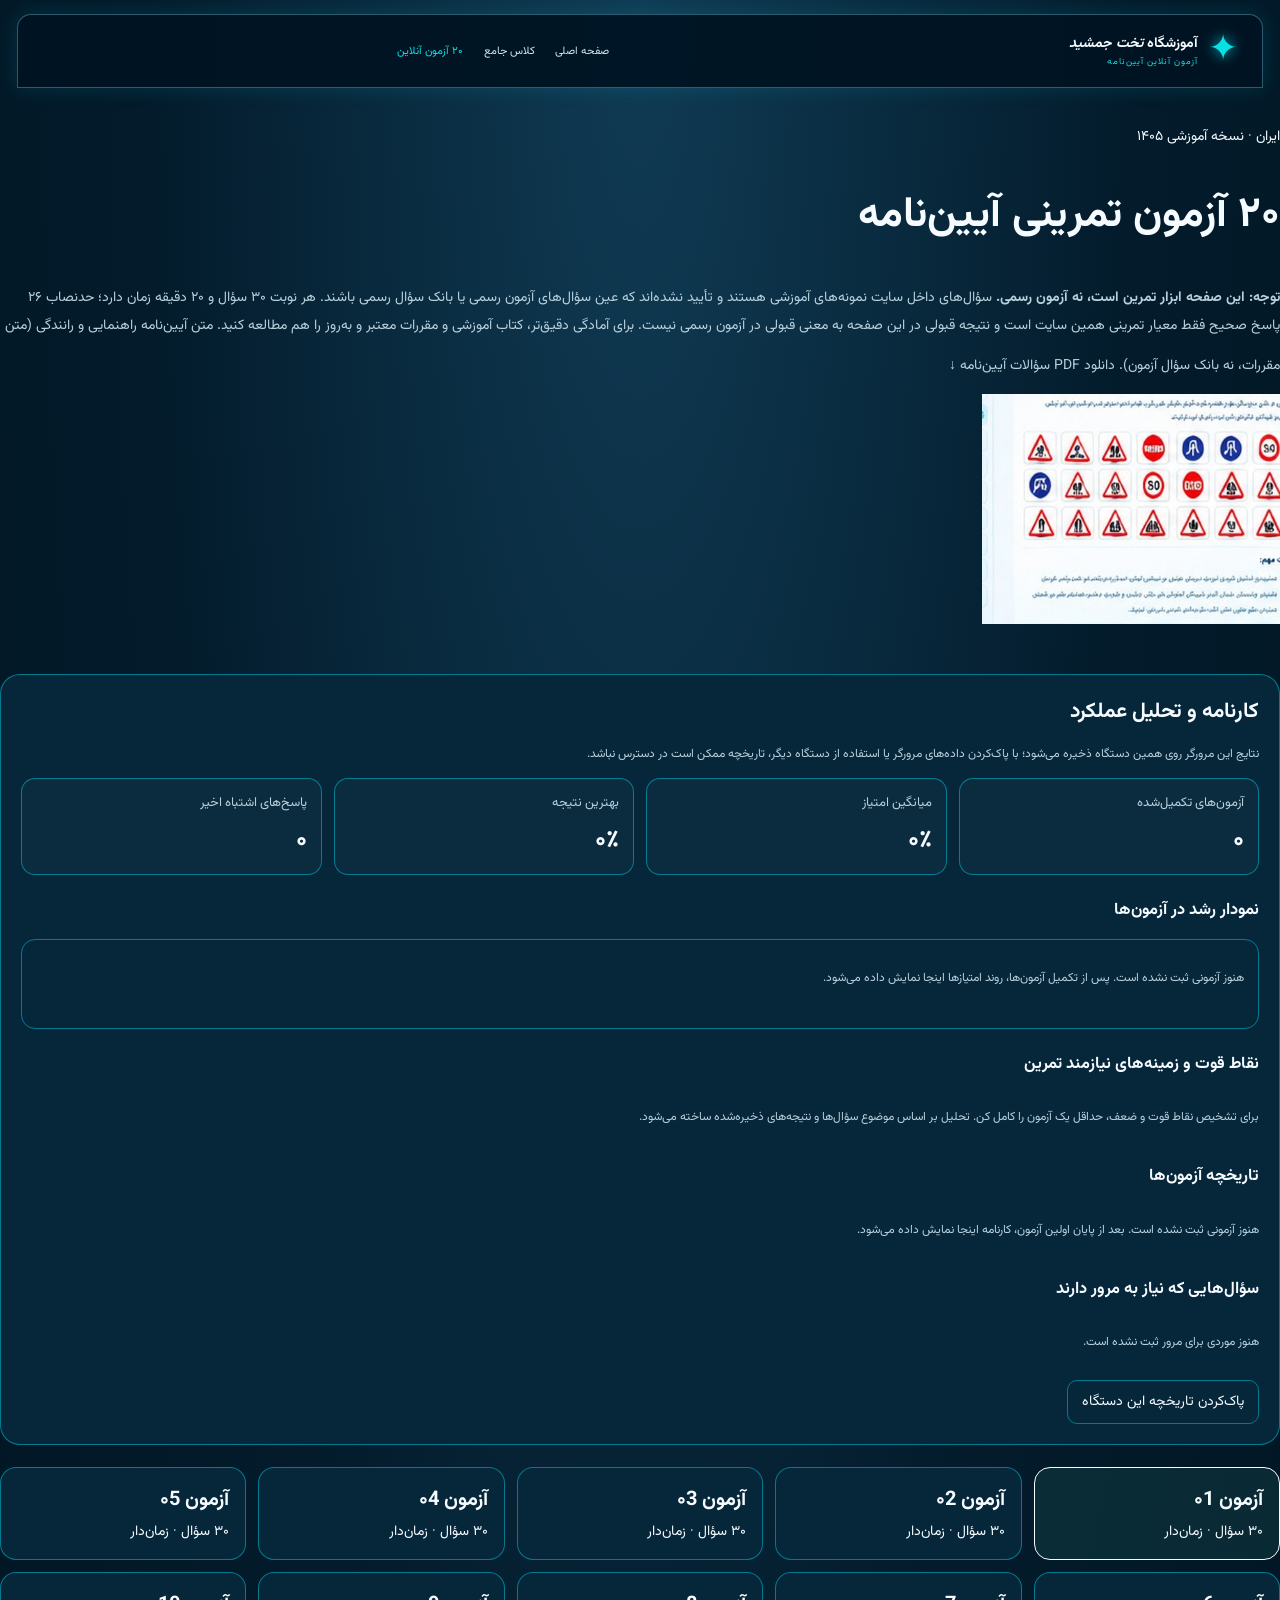
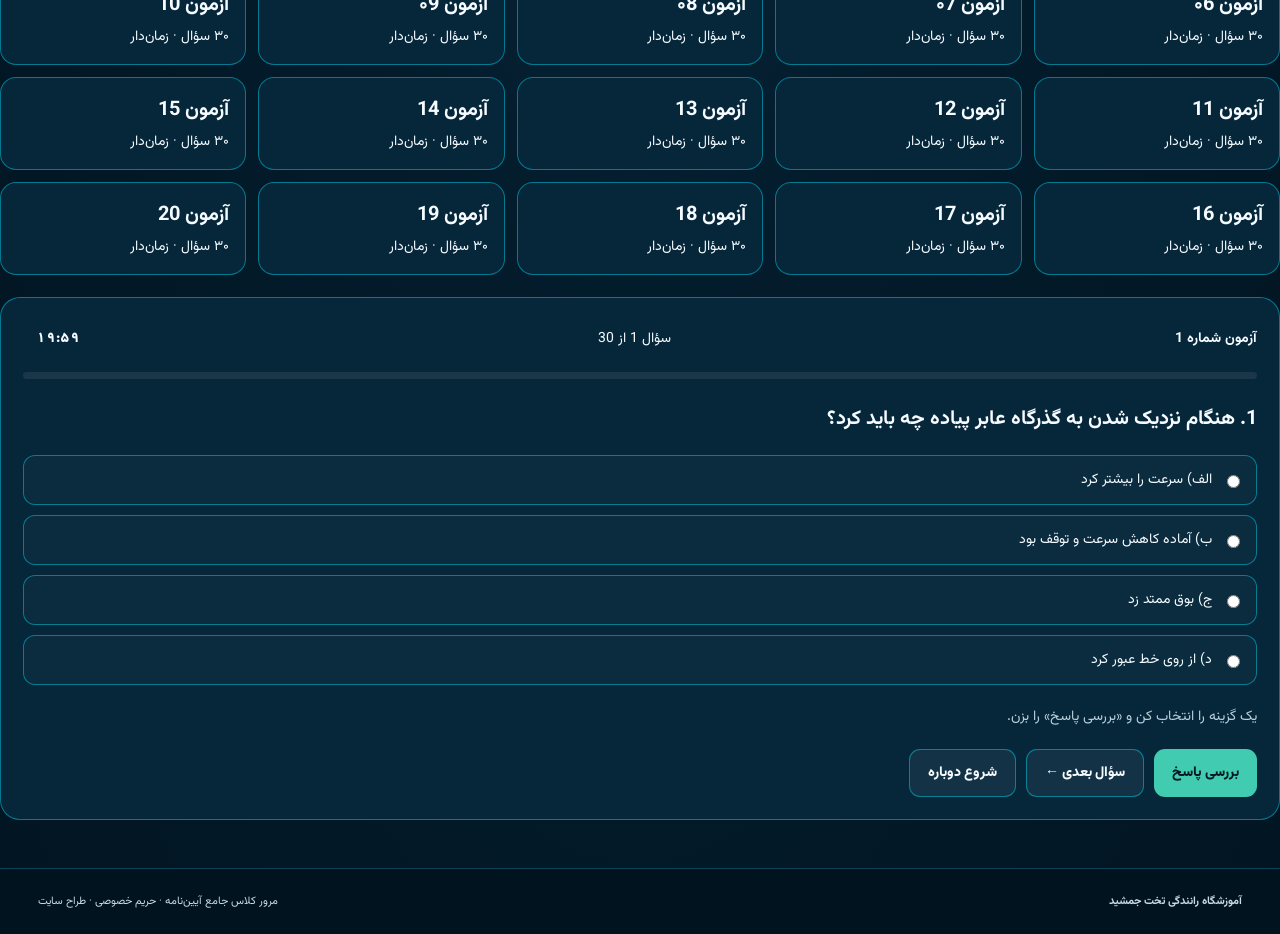
<file: exams.html>
<!DOCTYPE html>
<html dir="rtl" lang="fa"><head><meta charset="utf-8"/><meta content="width=device-width, initial-scale=1" name="viewport"/><meta content="#071b2b" name="theme-color"/><title>۲۰ آزمون ۳۰ سؤالی آیین‌نامه | آموزشگاه رانندگی تخت جمشید</title><link href="styles.css" rel="stylesheet"/><style>
.exam-hero{padding:38px 0 20px}.exam-hero h1{font-size:clamp(28px,4vw,42px)}.exam-hero p{line-height:2;color:var(--muted)}.exam-picks{display:grid;grid-template-columns:repeat(5,minmax(0,1fr));gap:12px;margin:22px 0}.exam-pick{background:var(--panel);border:1px solid var(--line);border-radius:16px;padding:16px;text-align:right;color:var(--text);cursor:pointer}.exam-pick:hover,.exam-pick.active{border-color:var(--teal);background:rgba(77,215,187,.09)}.exam-pick b{display:block;color:var(--teal);font-size:20px;margin-bottom:5px}.quiz-panel{background:var(--panel);border:1px solid var(--line);border-radius:20px;padding:22px;margin-bottom:48px}.timer-chip{padding:8px 13px;border:1px solid var(--teal);border-radius:10px;color:var(--teal);font-weight:900;font-variant-numeric:tabular-nums}.timer-chip.urgent{color:#ff8d8d;border-color:#ff8d8d}.quiz-head{display:flex;justify-content:space-between;gap:12px;align-items:center;flex-wrap:wrap}.progress{height:7px;background:rgba(255,255,255,.08);border-radius:99px;overflow:hidden;margin:14px 0 22px}.progress span{height:100%;display:block;background:var(--teal);width:0;transition:width .2s}.question{font-size:20px;line-height:1.8}.options{display:grid;gap:10px;margin:18px 0}.option{display:flex;gap:10px;align-items:center;border:1px solid var(--line);border-radius:12px;padding:13px;cursor:pointer;background:rgba(255,255,255,.025)}.option input{accent-color:#41cbb1}.option.correct{border-color:#3acb86;background:rgba(58,203,134,.12)}.option.wrong{border-color:#ff6969;background:rgba(255,105,105,.1)}.feedback{line-height:2;color:var(--muted);min-height:24px}.quiz-controls{display:flex;gap:10px;flex-wrap:wrap;margin-top:18px}.quiz-controls button{border:0;border-radius:11px;padding:12px 18px;background:#41cbb1;color:#071923;font-weight:800;cursor:pointer}.quiz-controls button.secondary{background:rgba(255,255,255,.06);color:var(--text);border:1px solid var(--line)}.result{display:none;border:1px solid var(--line);border-radius:16px;padding:20px;margin-top:18px}.result h3{font-size:26px;color:var(--teal)}.small-note{font-size:12px;color:var(--muted);line-height:2}
.analytics{background:var(--panel);border:1px solid var(--line);border-radius:20px;padding:20px;margin:22px 0}.analytics h2{margin:0 0 14px}.stat-grid{display:grid;grid-template-columns:repeat(4,minmax(0,1fr));gap:12px}.stat-card{border:1px solid var(--line);border-radius:14px;padding:14px;background:rgba(255,255,255,.025)}.stat-card span{display:block;color:var(--muted);font-size:13px;margin-bottom:8px}.stat-card strong{font-size:25px;color:var(--teal)}.growth-chart{padding:14px;border:1px solid var(--line);border-radius:14px;overflow:hidden;min-height:90px}.growth-chart svg{width:100%;height:auto;display:block}.topic-analysis{display:grid;grid-template-columns:repeat(auto-fit,minmax(220px,1fr));gap:10px;margin-top:14px}.topic-item{border:1px solid var(--line);border-radius:12px;padding:13px}.topic-item b{display:block;margin-bottom:7px}.topic-item .topic-bar{height:7px;border-radius:99px;background:rgba(255,255,255,.1);overflow:hidden;margin-top:8px}.topic-item .topic-bar span{display:block;height:100%;background:var(--teal)}.topic-item.weak{border-color:rgba(255,133,133,.5)}.topic-item.weak .topic-bar span{background:#ff8585}.history-list,.missed-list{display:grid;gap:8px;margin-top:14px}.history-item{display:flex;align-items:center;justify-content:space-between;gap:12px;flex-wrap:wrap;padding:12px;border:1px solid var(--line);border-radius:12px}.history-item small{color:var(--muted)}.missed-item{padding:12px;border-right:3px solid #ff8585;background:rgba(255,255,255,.025);border-radius:8px;line-height:1.9}.analytics-actions{display:flex;gap:10px;flex-wrap:wrap;margin-top:14px}.analytics-actions button{border:1px solid var(--line);border-radius:10px;padding:10px 14px;background:transparent;color:var(--text);cursor:pointer}.score-track{height:8px;background:rgba(255,255,255,.09);border-radius:99px;overflow:hidden;flex:1;min-width:70px}.score-track span{display:block;height:100%;background:var(--teal)}
@media(max-width:760px){.exam-picks{grid-template-columns:repeat(2,minmax(0,1fr))}.quiz-panel{padding:15px}.question{font-size:17px}.analytics{padding:14px}.stat-grid{grid-template-columns:repeat(2,minmax(0,1fr))}.stat-card strong{font-size:22px}.history-item{align-items:flex-start}.history-item .score-track{flex-basis:100%;order:3}.exam-pick{padding:13px;min-height:76px}.quiz-controls button,.analytics-actions button{min-height:44px}.quiz-head{align-items:flex-start}.timer-chip{font-size:14px}.exam-hero p{overflow-wrap:anywhere}}@media(max-width:380px){.exam-picks{grid-template-columns:1fr}.stat-grid{grid-template-columns:1fr}.quiz-controls{display:grid;grid-template-columns:1fr}.quiz-controls button{width:100%}}
</style>
<link href="favicon-32.png" rel="icon" sizes="32x32" type="image/png"/>
<link href="favicon-192.png" rel="icon" sizes="192x192" type="image/png"/>
<link href="favicon-192.png" rel="apple-touch-icon"/>
<meta content="#071b3b" name="theme-color"/>
</head><body><header class="topbar"><a class="brand" href="index.html"><span class="brand-mark">✦</span><span class="brand-copy"><strong>آموزشگاه <em>تخت جمشید</em></strong><small>آزمون آنلاین آیین‌نامه</small></span></a><nav class="desktop-nav"><a class="nav-link" href="index.html">صفحه اصلی</a><a class="nav-link" href="course.html">کلاس جامع</a><a class="nav-link active" href="exams.html">۲۰ آزمون آنلاین</a></nav></header><main class="shell"><section class="exam-hero"><span class="pill">ایران · نسخه آموزشی ۱۴۰۵</span><h1>۲۰ آزمون تمرینی آیین‌نامه</h1><p><strong>توجه: این صفحه ابزار تمرین است، نه آزمون رسمی.</strong> سؤال‌های داخل سایت نمونه‌های آموزشی هستند و تأیید نشده‌اند که عین سؤال‌های آزمون رسمی یا بانک سؤال رسمی باشند. هر نوبت ۳۰ سؤال و ۲۰ دقیقه زمان دارد؛ حدنصاب ۲۶ پاسخ صحیح فقط معیار تمرینی همین سایت است و نتیجه قبولی در این صفحه به معنی قبولی در آزمون رسمی نیست. برای آمادگی دقیق‌تر، کتاب آموزشی و مقررات معتبر و به‌روز را هم مطالعه کنید. <a href="https://nezamat.ir/post-2421/" rel="noopener" target="_blank">متن آیین‌نامه راهنمایی و رانندگی (متن مقررات، نه بانک سؤال آزمون)</a>. <a class="btn secondary" href="https://20begir.com/wp-content/uploads/%D8%B3%D9%88%D8%A7%D9%84%D8%A7%D8%AA-%D8%A2%DB%8C%DB%8C%D9%86-%D9%86%D8%A7%D9%85%D9%87.pdf" rel="noopener" style="display:inline-flex;margin-top:12px" target="_blank">دانلود PDF سؤالات آیین‌نامه ↓</a></p><img alt="تابلوهای راهنمایی برای آمادگی آزمون" class="lesson-visual" src="img-story-signs.jpg" style="max-height:230px"/></section><section aria-live="polite" class="analytics" id="analyticsPanel"><h2>کارنامه و تحلیل عملکرد</h2><p class="small-note">نتایج این مرورگر روی همین دستگاه ذخیره می‌شود؛ با پاک‌کردن داده‌های مرورگر یا استفاده از دستگاه دیگر، تاریخچه ممکن است در دسترس نباشد.</p><div class="stat-grid"><div class="stat-card"><span>آزمون‌های تکمیل‌شده</span><strong id="statAttempts">۰</strong></div><div class="stat-card"><span>میانگین امتیاز</span><strong id="statAverage">۰٪</strong></div><div class="stat-card"><span>بهترین نتیجه</span><strong id="statBest">۰٪</strong></div><div class="stat-card"><span>پاسخ‌های اشتباه اخیر</span><strong id="statMissed">۰</strong></div></div><h3 style="margin-top:22px">نمودار رشد در آزمون‌ها</h3><div class="growth-chart" id="growthChart"><p class="small-note">پس از تکمیل آزمون‌ها، نمودار پیشرفت شما اینجا نمایش داده می‌شود.</p></div><h3 style="margin-top:22px">نقاط قوت و زمینه‌های نیازمند تمرین</h3><div class="topic-analysis" id="topicAnalysis"></div><h3 style="margin-top:22px">تاریخچه آزمون‌ها</h3><div class="history-list" id="historyList"></div><h3 style="margin-top:22px">سؤال‌هایی که نیاز به مرور دارند</h3><div class="missed-list" id="missedList"></div><div class="analytics-actions"><button id="clearHistoryBtn" type="button">پاک‌کردن تاریخچه این دستگاه</button></div></section><section class="exam-picks" id="examPicks"></section><section class="quiz-panel" id="quizPanel"><div class="quiz-head"><b id="examTitle">آزمون شماره ۱</b><span id="counter">سؤال ۱ از ۳۰</span><span aria-live="polite" class="timer-chip" id="examTimer">۲۰:۰۰</span></div><div class="progress"><span id="progressBar"></span></div><div id="questionArea"></div><div class="quiz-controls"><button id="checkBtn">بررسی پاسخ</button><button class="secondary" id="nextBtn">سؤال بعدی ←</button><button class="secondary" id="restartBtn">شروع دوباره</button></div><div class="result" id="result"></div></section></main><footer class="footer shell"><b>آموزشگاه رانندگی تخت جمشید</b><span><a href="course.html">مرور کلاس جامع آیین‌نامه</a> · <a href="privacy.html">حریم خصوصی</a> · <a href="designer.html">طراح سایت</a></span></footer><script>
const exams=[[{"q":"هنگام نزدیک شدن به گذرگاه عابر پیاده چه باید کرد؟","options":["سرعت را بیشتر کرد","آماده کاهش سرعت و توقف بود","بوق ممتد زد","از روی خط عبور کرد"],"answer":1,"explain":"راننده باید عبور امن عابر را فراهم کند."},{"q":"برای سبقت ایمن کدام شرط ضروری است؟","options":["دید و فضای کافی و محل مجاز","بوق زدن به‌تنهایی","حرکت چسبیده به خودروی جلو","سبقت در هر پیچ"],"answer":0,"explain":"سبقت فقط با دید و فضای کافی و در محل مجاز انجام می‌شود."},{"q":"در تغییر مسیر، راهنما چه زمانی باید استفاده شود؟","options":["پس از تغییر مسیر","به‌موقع پیش از تغییر مسیر","فقط در شب","هرگز"],"answer":1,"explain":"راهنما باید فرصت آگاهی به دیگران بدهد و همراه با بررسی ایمنی باشد."},{"q":"چراغ زرد چشمک‌زن معمولاً چه پیامی دارد؟","options":["عبور بدون توجه","عبور با احتیاط","توقف طولانی اجباری در همه شرایط","مسیر بسته است"],"answer":1,"explain":"چراغ زرد چشمک‌زن هشدار احتیاط است."},{"q":"در تصادف، کدام اقدام مناسب است؟","options":["ایجاد خطر بیشتر برای کمک","ایمن‌سازی محل و تماس با امداد در صورت نیاز","ترک محل در همه شرایط","جابه‌جایی همه مصدومان بدون بررسی"],"answer":1,"explain":"ابتدا از خطر ثانویه جلوگیری و در صورت نیاز با خدمات امدادی تماس بگیر."},{"q":"پیش از باز کردن در خودرو کنار خیابان چه باید کرد؟","options":["بدون نگاه در را باز کرد","مسیر دوچرخه و موتورسیکلت را بررسی کرد","فقط بوق زد","چراغ‌ها را خاموش کرد"],"answer":1,"explain":"باز شدن ناگهانی در می‌تواند برای کاربران عبوری خطرناک باشد."},{"q":"هنگام دیدن چراغ قرمز چشمک‌زن چه رفتاری درست است؟","options":["عبور بی‌توقف","توقف کامل، بررسی و حرکت فقط در صورت ایمنی","افزایش سرعت","فقط بوق زدن"],"answer":1,"explain":"ابتدا توقف کامل و سپس بررسی حق تقدم و شرایط ایمنی لازم است."},{"q":"کدام مورد می‌تواند نقطه کور ایجاد کند؟","options":["تنظیم درست آینه‌ها","ناحیه‌ای که آینه‌ها پوشش نمی‌دهند","چراغ ترمز سالم","کمربند ایمنی"],"answer":1,"explain":"بخشی از اطراف خودرو در آینه‌ها دیده نمی‌شود و باید پیش از تغییر مسیر بررسی شود."},{"q":"اگر خسته یا خواب‌آلود هستید، بهترین تصمیم چیست؟","options":["صدای موسیقی را زیاد کنید و ادامه دهید","در صورت امکان ایمن توقف و استراحت کنید","سرعت را افزایش دهید","فقط پنجره را باز کنید و حتماً ادامه دهید"],"answer":1,"explain":"خواب‌آلودگی تمرکز و زمان واکنش را کاهش می‌دهد."},{"q":"در مواجهه با چراغ قرمز ثابت، راننده باید چه کند؟","options":["سرعت را زیاد کند","پیش از خط ایست توقف کند","فقط بوق بزند","با احتیاط عبور کند"],"answer":1,"explain":"چراغ قرمز به معنی توقف پیش از خط ایست است."},{"q":"در سربالایی یا سرازیری هنگام پارک چه چیزی مهم است؟","options":["رها کردن خودرو در دنده خلاص","مهار ایمن خودرو طبق آموزش و دستورالعمل","خاموش نکردن موتور همیشه","تکیه به مانع تصادفی"],"answer":1,"explain":"خودرو باید در شیب به‌طور ایمن مهار شود."},{"q":"در مه شدید استفاده از نور بالا چه مشکلی می‌تواند ایجاد کند؟","options":["دید را همیشه دو برابر می‌کند","بازتاب نور و بدتر شدن دید","باعث کاهش مصرف سوخت می‌شود","هیچ اثری ندارد"],"answer":1,"explain":"نور بالا ممکن است در مه بازتاب ایجاد کند و دید را بدتر کند."},{"q":"اگر مسیر خروج از تقاطع بسته است، با چراغ سبز چه باید کرد؟","options":["وارد تقاطع شد و منتظر ماند","تقاطع را مسدود نکرد و صبر کرد","بوق ممتد زد","از مسیر مخالف رفت"],"answer":1,"explain":"چراغ سبز مجوز مسدود کردن تقاطع نیست."},{"q":"چرا نباید تقاطع را مسدود کرد؟","options":["برای کاهش دید دیگران","چون جریان ترافیک و مسیرهای متقاطع را مختل و خطر ایجاد می‌کند","برای افزایش سرعت","هیچ دلیلی ندارد"],"answer":1,"explain":"ورود به تقاطع باید زمانی باشد که فضای خروج وجود دارد."},{"q":"فرمان مأمور راهنمایی در محل نسبت به چه چیزی اولویت دارد؟","options":["نظر رانندگان دیگر","دستورها و علائم عمومی محل","رنگ خودروها","هیچ چیز"],"answer":1,"explain":"دستور مأمور دارای صلاحیت در محل مقدم است."},{"q":"هدف از حفظ فاصله طولی چیست؟","options":["جلوگیری از دیدن مسیر","داشتن فرصت واکنش و توقف","تشویق خودروها به سبقت","کاهش کنترل خودرو"],"answer":1,"explain":"فاصله کافی برای واکنش و توقف در صورت ترمز خودروی جلو لازم است."},{"q":"در میدان، پیش از خروج چه کاری اهمیت دارد؟","options":["بررسی آینه و نقطه کور و رعایت خط مسیر","توقف در وسط میدان","حرکت دنده عقب","خروج بدون توجه"],"answer":0,"explain":"برای خروج ایمن باید مسیر و کاربران مجاور بررسی شوند."},{"q":"تابلوهای راهنما و اطلاعاتی عمدتاً چه کاربردی دارند؟","options":["اعلام مقصد و اطلاعات مسیر","اعلام خطر فقط","ممنوع کردن همه گردش‌ها","جایگزینی چراغ ترمز"],"answer":0,"explain":"این تابلوها مقصد، مسیر و خدمات را نشان می‌دهند."},{"q":"هنگام عبور خودروی امدادی با آژیر فعال چه باید کرد؟","options":["مسیر ایمن برای عبور آن فراهم کرد","دنبالش حرکت کرد","راه را بست","ناگهان ترمز کرد"],"answer":0,"explain":"با رعایت ایمنی و مقررات، مسیر عبور خودروی امدادی را باز بگذار."},{"q":"در هوای بارانی و جاده لغزنده چه اقدامی مناسب است؟","options":["افزایش سرعت","کاهش فاصله با خودروی جلو","افزایش فاصله و حرکت نرم","ترمز ناگهانی"],"answer":2,"explain":"سطح لغزنده به فاصله بیشتر و کنترل نرم نیاز دارد."},{"q":"پیش از تغییر مسیر، کدام کار درست‌تر است؟","options":["فقط بوق زدن","فقط نگاه به آینه وسط","بررسی آینه و نقطه کور و زدن راهنما","تغییر مسیر سریع"],"answer":2,"explain":"آینه‌ها، نقطه کور و راهنما باید پیش از تغییر مسیر بررسی شوند."},{"q":"هنگام ورود از کوچه یا محل خصوصی به راه عمومی، راننده باید چه کند؟","options":["بدون نگاه وارد شود","به ترافیک مسیر عمومی راه بدهد","از عابر بخواهد بایستد","فقط چراغ بزند"],"answer":1,"explain":"ورود به مسیر عمومی باید با رعایت حق تقدم و ایمنی انجام شود."},{"q":"هنگام گردش به چپ در برابر خودروی روبه‌رو که مستقیم می‌رود، چه باید کرد؟","options":["شتاب گرفت","به آن حق تقدم داد","بوق ممتد زد","در میانه تقاطع ایستاد"],"answer":1,"explain":"در حالت معمول، گردش‌کننده به چپ باید به وسیله روبه‌رو که مستقیم می‌رود توجه کند و حق تقدم بدهد."},{"q":"کدام رفتار در نزدیکی مدرسه مناسب است؟","options":["افزایش سرعت","آمادگی برای توقف و کاهش سرعت","بوق زدن پیوسته","سبقت از خودروهای متوقف"],"answer":1,"explain":"کودکان ممکن است ناگهانی وارد مسیر شوند؛ احتیاط بیشتر لازم است."},{"q":"چرا باید کمربند ایمنی بسته شود؟","options":["فقط برای جلوگیری از جریمه","برای کاهش خطر آسیب در برخورد","فقط در بزرگراه","فقط راننده نیاز دارد"],"answer":1,"explain":"کمربند خطر آسیب را کاهش می‌دهد و سرنشینان نیز باید ایمن باشند."},{"q":"خط ممتد روی سطح راه به چه معناست؟","options":["همیشه پارک مجاز است","عبور از خط محدود یا ممنوع است","راه مخصوص عابر است","سرعت نامحدود است"],"answer":1,"explain":"خط ممتد محدودیت عبور از خط را نشان می‌دهد؛ علائم و مقررات محل را رعایت کن."},{"q":"چرا باید وضعیت لاستیک‌ها بررسی شود؟","options":["فقط برای زیبایی","برای چسبندگی، کنترل و ایمنی توقف","فقط برای صدای موتور","تأثیری ندارد"],"answer":1,"explain":"باد و آج مناسب بر کنترل و مسافت توقف اثر می‌گذارد."},{"q":"در صورت بالا رفتن غیرعادی دمای موتور چه اقدام اولیه‌ای ایمن‌تر است؟","options":["ادامه رانندگی با سرعت بالا","توقف در محل امن و بررسی تخصصی","بازکردن فوری درِ رادیاتور داغ","ریختن آب روی موتور داغ"],"answer":1,"explain":"در محل امن توقف کن و از بازکردن درِ سامانه خنک‌کننده داغ خودداری کن."},{"q":"تابلوی مثلثی با حاشیه قرمز معمولاً چه مفهومی دارد؟","options":["هشدار خطر","پایان محدودیت","خدمات رفاهی","مسیر اجباری"],"answer":0,"explain":"تابلوهای اخطاری معمولاً خطر یا وضعیت پیش‌رو را اعلام می‌کنند."},{"q":"هنگام بارندگی شدید کدام کار مناسب نیست؟","options":["افزایش فاصله","کاهش سرعت","ترمز و فرمان ناگهانی","حرکت نرم"],"answer":2,"explain":"حرکت ناگهانی روی سطح لغزنده می‌تواند کنترل خودرو را کاهش دهد."}],[{"q":"هدف از حفظ فاصله طولی چیست؟","options":["جلوگیری از دیدن مسیر","داشتن فرصت واکنش و توقف","تشویق خودروها به سبقت","کاهش کنترل خودرو"],"answer":1,"explain":"فاصله کافی برای واکنش و توقف در صورت ترمز خودروی جلو لازم است."},{"q":"در مواجهه با چراغ قرمز ثابت، راننده باید چه کند؟","options":["سرعت را زیاد کند","پیش از خط ایست توقف کند","فقط بوق بزند","با احتیاط عبور کند"],"answer":1,"explain":"چراغ قرمز به معنی توقف پیش از خط ایست است."},{"q":"فرمان مأمور راهنمایی در محل نسبت به چه چیزی اولویت دارد؟","options":["نظر رانندگان دیگر","دستورها و علائم عمومی محل","رنگ خودروها","هیچ چیز"],"answer":1,"explain":"دستور مأمور دارای صلاحیت در محل مقدم است."},{"q":"هنگام نزدیک شدن به گذرگاه عابر پیاده چه باید کرد؟","options":["سرعت را بیشتر کرد","آماده کاهش سرعت و توقف بود","بوق ممتد زد","از روی خط عبور کرد"],"answer":1,"explain":"راننده باید عبور امن عابر را فراهم کند."},{"q":"هنگام ورود از کوچه یا محل خصوصی به راه عمومی، راننده باید چه کند؟","options":["بدون نگاه وارد شود","به ترافیک مسیر عمومی راه بدهد","از عابر بخواهد بایستد","فقط چراغ بزند"],"answer":1,"explain":"ورود به مسیر عمومی باید با رعایت حق تقدم و ایمنی انجام شود."},{"q":"در تغییر مسیر، راهنما چه زمانی باید استفاده شود؟","options":["پس از تغییر مسیر","به‌موقع پیش از تغییر مسیر","فقط در شب","هرگز"],"answer":1,"explain":"راهنما باید فرصت آگاهی به دیگران بدهد و همراه با بررسی ایمنی باشد."},{"q":"چرا نباید تقاطع را مسدود کرد؟","options":["برای کاهش دید دیگران","چون جریان ترافیک و مسیرهای متقاطع را مختل و خطر ایجاد می‌کند","برای افزایش سرعت","هیچ دلیلی ندارد"],"answer":1,"explain":"ورود به تقاطع باید زمانی باشد که فضای خروج وجود دارد."},{"q":"اگر مسیر خروج از تقاطع بسته است، با چراغ سبز چه باید کرد؟","options":["وارد تقاطع شد و منتظر ماند","تقاطع را مسدود نکرد و صبر کرد","بوق ممتد زد","از مسیر مخالف رفت"],"answer":1,"explain":"چراغ سبز مجوز مسدود کردن تقاطع نیست."},{"q":"هنگام گردش به چپ در برابر خودروی روبه‌رو که مستقیم می‌رود، چه باید کرد؟","options":["شتاب گرفت","به آن حق تقدم داد","بوق ممتد زد","در میانه تقاطع ایستاد"],"answer":1,"explain":"در حالت معمول، گردش‌کننده به چپ باید به وسیله روبه‌رو که مستقیم می‌رود توجه کند و حق تقدم بدهد."},{"q":"در مه شدید استفاده از نور بالا چه مشکلی می‌تواند ایجاد کند؟","options":["دید را همیشه دو برابر می‌کند","بازتاب نور و بدتر شدن دید","باعث کاهش مصرف سوخت می‌شود","هیچ اثری ندارد"],"answer":1,"explain":"نور بالا ممکن است در مه بازتاب ایجاد کند و دید را بدتر کند."},{"q":"پیش از تغییر مسیر، کدام کار درست‌تر است؟","options":["فقط بوق زدن","فقط نگاه به آینه وسط","بررسی آینه و نقطه کور و زدن راهنما","تغییر مسیر سریع"],"answer":2,"explain":"آینه‌ها، نقطه کور و راهنما باید پیش از تغییر مسیر بررسی شوند."},{"q":"پیش از باز کردن در خودرو کنار خیابان چه باید کرد؟","options":["بدون نگاه در را باز کرد","مسیر دوچرخه و موتورسیکلت را بررسی کرد","فقط بوق زد","چراغ‌ها را خاموش کرد"],"answer":1,"explain":"باز شدن ناگهانی در می‌تواند برای کاربران عبوری خطرناک باشد."},{"q":"برای سبقت ایمن کدام شرط ضروری است؟","options":["دید و فضای کافی و محل مجاز","بوق زدن به‌تنهایی","حرکت چسبیده به خودروی جلو","سبقت در هر پیچ"],"answer":0,"explain":"سبقت فقط با دید و فضای کافی و در محل مجاز انجام می‌شود."},{"q":"تابلوی مثلثی با حاشیه قرمز معمولاً چه مفهومی دارد؟","options":["هشدار خطر","پایان محدودیت","خدمات رفاهی","مسیر اجباری"],"answer":0,"explain":"تابلوهای اخطاری معمولاً خطر یا وضعیت پیش‌رو را اعلام می‌کنند."},{"q":"چرا باید کمربند ایمنی بسته شود؟","options":["فقط برای جلوگیری از جریمه","برای کاهش خطر آسیب در برخورد","فقط در بزرگراه","فقط راننده نیاز دارد"],"answer":1,"explain":"کمربند خطر آسیب را کاهش می‌دهد و سرنشینان نیز باید ایمن باشند."},{"q":"کدام رفتار در نزدیکی مدرسه مناسب است؟","options":["افزایش سرعت","آمادگی برای توقف و کاهش سرعت","بوق زدن پیوسته","سبقت از خودروهای متوقف"],"answer":1,"explain":"کودکان ممکن است ناگهانی وارد مسیر شوند؛ احتیاط بیشتر لازم است."},{"q":"در هوای بارانی و جاده لغزنده چه اقدامی مناسب است؟","options":["افزایش سرعت","کاهش فاصله با خودروی جلو","افزایش فاصله و حرکت نرم","ترمز ناگهانی"],"answer":2,"explain":"سطح لغزنده به فاصله بیشتر و کنترل نرم نیاز دارد."},{"q":"هنگام دیدن چراغ قرمز چشمک‌زن چه رفتاری درست است؟","options":["عبور بی‌توقف","توقف کامل، بررسی و حرکت فقط در صورت ایمنی","افزایش سرعت","فقط بوق زدن"],"answer":1,"explain":"ابتدا توقف کامل و سپس بررسی حق تقدم و شرایط ایمنی لازم است."},{"q":"کدام مورد می‌تواند نقطه کور ایجاد کند؟","options":["تنظیم درست آینه‌ها","ناحیه‌ای که آینه‌ها پوشش نمی‌دهند","چراغ ترمز سالم","کمربند ایمنی"],"answer":1,"explain":"بخشی از اطراف خودرو در آینه‌ها دیده نمی‌شود و باید پیش از تغییر مسیر بررسی شود."},{"q":"در سربالایی یا سرازیری هنگام پارک چه چیزی مهم است؟","options":["رها کردن خودرو در دنده خلاص","مهار ایمن خودرو طبق آموزش و دستورالعمل","خاموش نکردن موتور همیشه","تکیه به مانع تصادفی"],"answer":1,"explain":"خودرو باید در شیب به‌طور ایمن مهار شود."},{"q":"در صورت بالا رفتن غیرعادی دمای موتور چه اقدام اولیه‌ای ایمن‌تر است؟","options":["ادامه رانندگی با سرعت بالا","توقف در محل امن و بررسی تخصصی","بازکردن فوری درِ رادیاتور داغ","ریختن آب روی موتور داغ"],"answer":1,"explain":"در محل امن توقف کن و از بازکردن درِ سامانه خنک‌کننده داغ خودداری کن."},{"q":"چرا باید وضعیت لاستیک‌ها بررسی شود؟","options":["فقط برای زیبایی","برای چسبندگی، کنترل و ایمنی توقف","فقط برای صدای موتور","تأثیری ندارد"],"answer":1,"explain":"باد و آج مناسب بر کنترل و مسافت توقف اثر می‌گذارد."},{"q":"اگر خسته یا خواب‌آلود هستید، بهترین تصمیم چیست؟","options":["صدای موسیقی را زیاد کنید و ادامه دهید","در صورت امکان ایمن توقف و استراحت کنید","سرعت را افزایش دهید","فقط پنجره را باز کنید و حتماً ادامه دهید"],"answer":1,"explain":"خواب‌آلودگی تمرکز و زمان واکنش را کاهش می‌دهد."},{"q":"خط ممتد روی سطح راه به چه معناست؟","options":["همیشه پارک مجاز است","عبور از خط محدود یا ممنوع است","راه مخصوص عابر است","سرعت نامحدود است"],"answer":1,"explain":"خط ممتد محدودیت عبور از خط را نشان می‌دهد؛ علائم و مقررات محل را رعایت کن."},{"q":"در میدان، پیش از خروج چه کاری اهمیت دارد؟","options":["بررسی آینه و نقطه کور و رعایت خط مسیر","توقف در وسط میدان","حرکت دنده عقب","خروج بدون توجه"],"answer":0,"explain":"برای خروج ایمن باید مسیر و کاربران مجاور بررسی شوند."},{"q":"در تصادف، کدام اقدام مناسب است؟","options":["ایجاد خطر بیشتر برای کمک","ایمن‌سازی محل و تماس با امداد در صورت نیاز","ترک محل در همه شرایط","جابه‌جایی همه مصدومان بدون بررسی"],"answer":1,"explain":"ابتدا از خطر ثانویه جلوگیری و در صورت نیاز با خدمات امدادی تماس بگیر."},{"q":"چراغ زرد چشمک‌زن معمولاً چه پیامی دارد؟","options":["عبور بدون توجه","عبور با احتیاط","توقف طولانی اجباری در همه شرایط","مسیر بسته است"],"answer":1,"explain":"چراغ زرد چشمک‌زن هشدار احتیاط است."},{"q":"تابلوهای راهنما و اطلاعاتی عمدتاً چه کاربردی دارند؟","options":["اعلام مقصد و اطلاعات مسیر","اعلام خطر فقط","ممنوع کردن همه گردش‌ها","جایگزینی چراغ ترمز"],"answer":0,"explain":"این تابلوها مقصد، مسیر و خدمات را نشان می‌دهند."},{"q":"هنگام بارندگی شدید کدام کار مناسب نیست؟","options":["افزایش فاصله","کاهش سرعت","ترمز و فرمان ناگهانی","حرکت نرم"],"answer":2,"explain":"حرکت ناگهانی روی سطح لغزنده می‌تواند کنترل خودرو را کاهش دهد."},{"q":"هنگام عبور خودروی امدادی با آژیر فعال چه باید کرد؟","options":["مسیر ایمن برای عبور آن فراهم کرد","دنبالش حرکت کرد","راه را بست","ناگهان ترمز کرد"],"answer":0,"explain":"با رعایت ایمنی و مقررات، مسیر عبور خودروی امدادی را باز بگذار."}],[{"q":"در مه شدید استفاده از نور بالا چه مشکلی می‌تواند ایجاد کند؟","options":["دید را همیشه دو برابر می‌کند","بازتاب نور و بدتر شدن دید","باعث کاهش مصرف سوخت می‌شود","هیچ اثری ندارد"],"answer":1,"explain":"نور بالا ممکن است در مه بازتاب ایجاد کند و دید را بدتر کند."},{"q":"برای سبقت ایمن کدام شرط ضروری است؟","options":["دید و فضای کافی و محل مجاز","بوق زدن به‌تنهایی","حرکت چسبیده به خودروی جلو","سبقت در هر پیچ"],"answer":0,"explain":"سبقت فقط با دید و فضای کافی و در محل مجاز انجام می‌شود."},{"q":"در صورت بالا رفتن غیرعادی دمای موتور چه اقدام اولیه‌ای ایمن‌تر است؟","options":["ادامه رانندگی با سرعت بالا","توقف در محل امن و بررسی تخصصی","بازکردن فوری درِ رادیاتور داغ","ریختن آب روی موتور داغ"],"answer":1,"explain":"در محل امن توقف کن و از بازکردن درِ سامانه خنک‌کننده داغ خودداری کن."},{"q":"چرا نباید تقاطع را مسدود کرد؟","options":["برای کاهش دید دیگران","چون جریان ترافیک و مسیرهای متقاطع را مختل و خطر ایجاد می‌کند","برای افزایش سرعت","هیچ دلیلی ندارد"],"answer":1,"explain":"ورود به تقاطع باید زمانی باشد که فضای خروج وجود دارد."},{"q":"هنگام ورود از کوچه یا محل خصوصی به راه عمومی، راننده باید چه کند؟","options":["بدون نگاه وارد شود","به ترافیک مسیر عمومی راه بدهد","از عابر بخواهد بایستد","فقط چراغ بزند"],"answer":1,"explain":"ورود به مسیر عمومی باید با رعایت حق تقدم و ایمنی انجام شود."},{"q":"هنگام دیدن چراغ قرمز چشمک‌زن چه رفتاری درست است؟","options":["عبور بی‌توقف","توقف کامل، بررسی و حرکت فقط در صورت ایمنی","افزایش سرعت","فقط بوق زدن"],"answer":1,"explain":"ابتدا توقف کامل و سپس بررسی حق تقدم و شرایط ایمنی لازم است."},{"q":"هنگام بارندگی شدید کدام کار مناسب نیست؟","options":["افزایش فاصله","کاهش سرعت","ترمز و فرمان ناگهانی","حرکت نرم"],"answer":2,"explain":"حرکت ناگهانی روی سطح لغزنده می‌تواند کنترل خودرو را کاهش دهد."},{"q":"در هوای بارانی و جاده لغزنده چه اقدامی مناسب است؟","options":["افزایش سرعت","کاهش فاصله با خودروی جلو","افزایش فاصله و حرکت نرم","ترمز ناگهانی"],"answer":2,"explain":"سطح لغزنده به فاصله بیشتر و کنترل نرم نیاز دارد."},{"q":"چراغ زرد چشمک‌زن معمولاً چه پیامی دارد؟","options":["عبور بدون توجه","عبور با احتیاط","توقف طولانی اجباری در همه شرایط","مسیر بسته است"],"answer":1,"explain":"چراغ زرد چشمک‌زن هشدار احتیاط است."},{"q":"در سربالایی یا سرازیری هنگام پارک چه چیزی مهم است؟","options":["رها کردن خودرو در دنده خلاص","مهار ایمن خودرو طبق آموزش و دستورالعمل","خاموش نکردن موتور همیشه","تکیه به مانع تصادفی"],"answer":1,"explain":"خودرو باید در شیب به‌طور ایمن مهار شود."},{"q":"در مواجهه با چراغ قرمز ثابت، راننده باید چه کند؟","options":["سرعت را زیاد کند","پیش از خط ایست توقف کند","فقط بوق بزند","با احتیاط عبور کند"],"answer":1,"explain":"چراغ قرمز به معنی توقف پیش از خط ایست است."},{"q":"تابلوی مثلثی با حاشیه قرمز معمولاً چه مفهومی دارد؟","options":["هشدار خطر","پایان محدودیت","خدمات رفاهی","مسیر اجباری"],"answer":0,"explain":"تابلوهای اخطاری معمولاً خطر یا وضعیت پیش‌رو را اعلام می‌کنند."},{"q":"فرمان مأمور راهنمایی در محل نسبت به چه چیزی اولویت دارد؟","options":["نظر رانندگان دیگر","دستورها و علائم عمومی محل","رنگ خودروها","هیچ چیز"],"answer":1,"explain":"دستور مأمور دارای صلاحیت در محل مقدم است."},{"q":"هنگام نزدیک شدن به گذرگاه عابر پیاده چه باید کرد؟","options":["سرعت را بیشتر کرد","آماده کاهش سرعت و توقف بود","بوق ممتد زد","از روی خط عبور کرد"],"answer":1,"explain":"راننده باید عبور امن عابر را فراهم کند."},{"q":"در تصادف، کدام اقدام مناسب است؟","options":["ایجاد خطر بیشتر برای کمک","ایمن‌سازی محل و تماس با امداد در صورت نیاز","ترک محل در همه شرایط","جابه‌جایی همه مصدومان بدون بررسی"],"answer":1,"explain":"ابتدا از خطر ثانویه جلوگیری و در صورت نیاز با خدمات امدادی تماس بگیر."},{"q":"اگر خسته یا خواب‌آلود هستید، بهترین تصمیم چیست؟","options":["صدای موسیقی را زیاد کنید و ادامه دهید","در صورت امکان ایمن توقف و استراحت کنید","سرعت را افزایش دهید","فقط پنجره را باز کنید و حتماً ادامه دهید"],"answer":1,"explain":"خواب‌آلودگی تمرکز و زمان واکنش را کاهش می‌دهد."},{"q":"اگر مسیر خروج از تقاطع بسته است، با چراغ سبز چه باید کرد؟","options":["وارد تقاطع شد و منتظر ماند","تقاطع را مسدود نکرد و صبر کرد","بوق ممتد زد","از مسیر مخالف رفت"],"answer":1,"explain":"چراغ سبز مجوز مسدود کردن تقاطع نیست."},{"q":"هدف از حفظ فاصله طولی چیست؟","options":["جلوگیری از دیدن مسیر","داشتن فرصت واکنش و توقف","تشویق خودروها به سبقت","کاهش کنترل خودرو"],"answer":1,"explain":"فاصله کافی برای واکنش و توقف در صورت ترمز خودروی جلو لازم است."},{"q":"در تغییر مسیر، راهنما چه زمانی باید استفاده شود؟","options":["پس از تغییر مسیر","به‌موقع پیش از تغییر مسیر","فقط در شب","هرگز"],"answer":1,"explain":"راهنما باید فرصت آگاهی به دیگران بدهد و همراه با بررسی ایمنی باشد."},{"q":"پیش از باز کردن در خودرو کنار خیابان چه باید کرد؟","options":["بدون نگاه در را باز کرد","مسیر دوچرخه و موتورسیکلت را بررسی کرد","فقط بوق زد","چراغ‌ها را خاموش کرد"],"answer":1,"explain":"باز شدن ناگهانی در می‌تواند برای کاربران عبوری خطرناک باشد."},{"q":"هنگام عبور خودروی امدادی با آژیر فعال چه باید کرد؟","options":["مسیر ایمن برای عبور آن فراهم کرد","دنبالش حرکت کرد","راه را بست","ناگهان ترمز کرد"],"answer":0,"explain":"با رعایت ایمنی و مقررات، مسیر عبور خودروی امدادی را باز بگذار."},{"q":"چرا باید کمربند ایمنی بسته شود؟","options":["فقط برای جلوگیری از جریمه","برای کاهش خطر آسیب در برخورد","فقط در بزرگراه","فقط راننده نیاز دارد"],"answer":1,"explain":"کمربند خطر آسیب را کاهش می‌دهد و سرنشینان نیز باید ایمن باشند."},{"q":"در میدان، پیش از خروج چه کاری اهمیت دارد؟","options":["بررسی آینه و نقطه کور و رعایت خط مسیر","توقف در وسط میدان","حرکت دنده عقب","خروج بدون توجه"],"answer":0,"explain":"برای خروج ایمن باید مسیر و کاربران مجاور بررسی شوند."},{"q":"هنگام گردش به چپ در برابر خودروی روبه‌رو که مستقیم می‌رود، چه باید کرد؟","options":["شتاب گرفت","به آن حق تقدم داد","بوق ممتد زد","در میانه تقاطع ایستاد"],"answer":1,"explain":"در حالت معمول، گردش‌کننده به چپ باید به وسیله روبه‌رو که مستقیم می‌رود توجه کند و حق تقدم بدهد."},{"q":"تابلوهای راهنما و اطلاعاتی عمدتاً چه کاربردی دارند؟","options":["اعلام مقصد و اطلاعات مسیر","اعلام خطر فقط","ممنوع کردن همه گردش‌ها","جایگزینی چراغ ترمز"],"answer":0,"explain":"این تابلوها مقصد، مسیر و خدمات را نشان می‌دهند."},{"q":"چرا باید وضعیت لاستیک‌ها بررسی شود؟","options":["فقط برای زیبایی","برای چسبندگی، کنترل و ایمنی توقف","فقط برای صدای موتور","تأثیری ندارد"],"answer":1,"explain":"باد و آج مناسب بر کنترل و مسافت توقف اثر می‌گذارد."},{"q":"کدام مورد می‌تواند نقطه کور ایجاد کند؟","options":["تنظیم درست آینه‌ها","ناحیه‌ای که آینه‌ها پوشش نمی‌دهند","چراغ ترمز سالم","کمربند ایمنی"],"answer":1,"explain":"بخشی از اطراف خودرو در آینه‌ها دیده نمی‌شود و باید پیش از تغییر مسیر بررسی شود."},{"q":"خط ممتد روی سطح راه به چه معناست؟","options":["همیشه پارک مجاز است","عبور از خط محدود یا ممنوع است","راه مخصوص عابر است","سرعت نامحدود است"],"answer":1,"explain":"خط ممتد محدودیت عبور از خط را نشان می‌دهد؛ علائم و مقررات محل را رعایت کن."},{"q":"کدام رفتار در نزدیکی مدرسه مناسب است؟","options":["افزایش سرعت","آمادگی برای توقف و کاهش سرعت","بوق زدن پیوسته","سبقت از خودروهای متوقف"],"answer":1,"explain":"کودکان ممکن است ناگهانی وارد مسیر شوند؛ احتیاط بیشتر لازم است."},{"q":"پیش از تغییر مسیر، کدام کار درست‌تر است؟","options":["فقط بوق زدن","فقط نگاه به آینه وسط","بررسی آینه و نقطه کور و زدن راهنما","تغییر مسیر سریع"],"answer":2,"explain":"آینه‌ها، نقطه کور و راهنما باید پیش از تغییر مسیر بررسی شوند."}],[{"q":"چرا نباید تقاطع را مسدود کرد؟","options":["برای کاهش دید دیگران","چون جریان ترافیک و مسیرهای متقاطع را مختل و خطر ایجاد می‌کند","برای افزایش سرعت","هیچ دلیلی ندارد"],"answer":1,"explain":"ورود به تقاطع باید زمانی باشد که فضای خروج وجود دارد."},{"q":"چرا باید وضعیت لاستیک‌ها بررسی شود؟","options":["فقط برای زیبایی","برای چسبندگی، کنترل و ایمنی توقف","فقط برای صدای موتور","تأثیری ندارد"],"answer":1,"explain":"باد و آج مناسب بر کنترل و مسافت توقف اثر می‌گذارد."},{"q":"هنگام گردش به چپ در برابر خودروی روبه‌رو که مستقیم می‌رود، چه باید کرد؟","options":["شتاب گرفت","به آن حق تقدم داد","بوق ممتد زد","در میانه تقاطع ایستاد"],"answer":1,"explain":"در حالت معمول، گردش‌کننده به چپ باید به وسیله روبه‌رو که مستقیم می‌رود توجه کند و حق تقدم بدهد."},{"q":"در مه شدید استفاده از نور بالا چه مشکلی می‌تواند ایجاد کند؟","options":["دید را همیشه دو برابر می‌کند","بازتاب نور و بدتر شدن دید","باعث کاهش مصرف سوخت می‌شود","هیچ اثری ندارد"],"answer":1,"explain":"نور بالا ممکن است در مه بازتاب ایجاد کند و دید را بدتر کند."},{"q":"در تصادف، کدام اقدام مناسب است؟","options":["ایجاد خطر بیشتر برای کمک","ایمن‌سازی محل و تماس با امداد در صورت نیاز","ترک محل در همه شرایط","جابه‌جایی همه مصدومان بدون بررسی"],"answer":1,"explain":"ابتدا از خطر ثانویه جلوگیری و در صورت نیاز با خدمات امدادی تماس بگیر."},{"q":"فرمان مأمور راهنمایی در محل نسبت به چه چیزی اولویت دارد؟","options":["نظر رانندگان دیگر","دستورها و علائم عمومی محل","رنگ خودروها","هیچ چیز"],"answer":1,"explain":"دستور مأمور دارای صلاحیت در محل مقدم است."},{"q":"چرا باید کمربند ایمنی بسته شود؟","options":["فقط برای جلوگیری از جریمه","برای کاهش خطر آسیب در برخورد","فقط در بزرگراه","فقط راننده نیاز دارد"],"answer":1,"explain":"کمربند خطر آسیب را کاهش می‌دهد و سرنشینان نیز باید ایمن باشند."},{"q":"پیش از باز کردن در خودرو کنار خیابان چه باید کرد؟","options":["بدون نگاه در را باز کرد","مسیر دوچرخه و موتورسیکلت را بررسی کرد","فقط بوق زد","چراغ‌ها را خاموش کرد"],"answer":1,"explain":"باز شدن ناگهانی در می‌تواند برای کاربران عبوری خطرناک باشد."},{"q":"هنگام عبور خودروی امدادی با آژیر فعال چه باید کرد؟","options":["مسیر ایمن برای عبور آن فراهم کرد","دنبالش حرکت کرد","راه را بست","ناگهان ترمز کرد"],"answer":0,"explain":"با رعایت ایمنی و مقررات، مسیر عبور خودروی امدادی را باز بگذار."},{"q":"در سربالایی یا سرازیری هنگام پارک چه چیزی مهم است؟","options":["رها کردن خودرو در دنده خلاص","مهار ایمن خودرو طبق آموزش و دستورالعمل","خاموش نکردن موتور همیشه","تکیه به مانع تصادفی"],"answer":1,"explain":"خودرو باید در شیب به‌طور ایمن مهار شود."},{"q":"اگر مسیر خروج از تقاطع بسته است، با چراغ سبز چه باید کرد؟","options":["وارد تقاطع شد و منتظر ماند","تقاطع را مسدود نکرد و صبر کرد","بوق ممتد زد","از مسیر مخالف رفت"],"answer":1,"explain":"چراغ سبز مجوز مسدود کردن تقاطع نیست."},{"q":"هنگام ورود از کوچه یا محل خصوصی به راه عمومی، راننده باید چه کند؟","options":["بدون نگاه وارد شود","به ترافیک مسیر عمومی راه بدهد","از عابر بخواهد بایستد","فقط چراغ بزند"],"answer":1,"explain":"ورود به مسیر عمومی باید با رعایت حق تقدم و ایمنی انجام شود."},{"q":"در مواجهه با چراغ قرمز ثابت، راننده باید چه کند؟","options":["سرعت را زیاد کند","پیش از خط ایست توقف کند","فقط بوق بزند","با احتیاط عبور کند"],"answer":1,"explain":"چراغ قرمز به معنی توقف پیش از خط ایست است."},{"q":"تابلوهای راهنما و اطلاعاتی عمدتاً چه کاربردی دارند؟","options":["اعلام مقصد و اطلاعات مسیر","اعلام خطر فقط","ممنوع کردن همه گردش‌ها","جایگزینی چراغ ترمز"],"answer":0,"explain":"این تابلوها مقصد، مسیر و خدمات را نشان می‌دهند."},{"q":"در صورت بالا رفتن غیرعادی دمای موتور چه اقدام اولیه‌ای ایمن‌تر است؟","options":["ادامه رانندگی با سرعت بالا","توقف در محل امن و بررسی تخصصی","بازکردن فوری درِ رادیاتور داغ","ریختن آب روی موتور داغ"],"answer":1,"explain":"در محل امن توقف کن و از بازکردن درِ سامانه خنک‌کننده داغ خودداری کن."},{"q":"هنگام دیدن چراغ قرمز چشمک‌زن چه رفتاری درست است؟","options":["عبور بی‌توقف","توقف کامل، بررسی و حرکت فقط در صورت ایمنی","افزایش سرعت","فقط بوق زدن"],"answer":1,"explain":"ابتدا توقف کامل و سپس بررسی حق تقدم و شرایط ایمنی لازم است."},{"q":"هنگام نزدیک شدن به گذرگاه عابر پیاده چه باید کرد؟","options":["سرعت را بیشتر کرد","آماده کاهش سرعت و توقف بود","بوق ممتد زد","از روی خط عبور کرد"],"answer":1,"explain":"راننده باید عبور امن عابر را فراهم کند."},{"q":"خط ممتد روی سطح راه به چه معناست؟","options":["همیشه پارک مجاز است","عبور از خط محدود یا ممنوع است","راه مخصوص عابر است","سرعت نامحدود است"],"answer":1,"explain":"خط ممتد محدودیت عبور از خط را نشان می‌دهد؛ علائم و مقررات محل را رعایت کن."},{"q":"تابلوی مثلثی با حاشیه قرمز معمولاً چه مفهومی دارد؟","options":["هشدار خطر","پایان محدودیت","خدمات رفاهی","مسیر اجباری"],"answer":0,"explain":"تابلوهای اخطاری معمولاً خطر یا وضعیت پیش‌رو را اعلام می‌کنند."},{"q":"کدام مورد می‌تواند نقطه کور ایجاد کند؟","options":["تنظیم درست آینه‌ها","ناحیه‌ای که آینه‌ها پوشش نمی‌دهند","چراغ ترمز سالم","کمربند ایمنی"],"answer":1,"explain":"بخشی از اطراف خودرو در آینه‌ها دیده نمی‌شود و باید پیش از تغییر مسیر بررسی شود."},{"q":"برای سبقت ایمن کدام شرط ضروری است؟","options":["دید و فضای کافی و محل مجاز","بوق زدن به‌تنهایی","حرکت چسبیده به خودروی جلو","سبقت در هر پیچ"],"answer":0,"explain":"سبقت فقط با دید و فضای کافی و در محل مجاز انجام می‌شود."},{"q":"پیش از تغییر مسیر، کدام کار درست‌تر است؟","options":["فقط بوق زدن","فقط نگاه به آینه وسط","بررسی آینه و نقطه کور و زدن راهنما","تغییر مسیر سریع"],"answer":2,"explain":"آینه‌ها، نقطه کور و راهنما باید پیش از تغییر مسیر بررسی شوند."},{"q":"در تغییر مسیر، راهنما چه زمانی باید استفاده شود؟","options":["پس از تغییر مسیر","به‌موقع پیش از تغییر مسیر","فقط در شب","هرگز"],"answer":1,"explain":"راهنما باید فرصت آگاهی به دیگران بدهد و همراه با بررسی ایمنی باشد."},{"q":"کدام رفتار در نزدیکی مدرسه مناسب است؟","options":["افزایش سرعت","آمادگی برای توقف و کاهش سرعت","بوق زدن پیوسته","سبقت از خودروهای متوقف"],"answer":1,"explain":"کودکان ممکن است ناگهانی وارد مسیر شوند؛ احتیاط بیشتر لازم است."},{"q":"در میدان، پیش از خروج چه کاری اهمیت دارد؟","options":["بررسی آینه و نقطه کور و رعایت خط مسیر","توقف در وسط میدان","حرکت دنده عقب","خروج بدون توجه"],"answer":0,"explain":"برای خروج ایمن باید مسیر و کاربران مجاور بررسی شوند."},{"q":"هنگام بارندگی شدید کدام کار مناسب نیست؟","options":["افزایش فاصله","کاهش سرعت","ترمز و فرمان ناگهانی","حرکت نرم"],"answer":2,"explain":"حرکت ناگهانی روی سطح لغزنده می‌تواند کنترل خودرو را کاهش دهد."},{"q":"در هوای بارانی و جاده لغزنده چه اقدامی مناسب است؟","options":["افزایش سرعت","کاهش فاصله با خودروی جلو","افزایش فاصله و حرکت نرم","ترمز ناگهانی"],"answer":2,"explain":"سطح لغزنده به فاصله بیشتر و کنترل نرم نیاز دارد."},{"q":"اگر خسته یا خواب‌آلود هستید، بهترین تصمیم چیست؟","options":["صدای موسیقی را زیاد کنید و ادامه دهید","در صورت امکان ایمن توقف و استراحت کنید","سرعت را افزایش دهید","فقط پنجره را باز کنید و حتماً ادامه دهید"],"answer":1,"explain":"خواب‌آلودگی تمرکز و زمان واکنش را کاهش می‌دهد."},{"q":"هدف از حفظ فاصله طولی چیست؟","options":["جلوگیری از دیدن مسیر","داشتن فرصت واکنش و توقف","تشویق خودروها به سبقت","کاهش کنترل خودرو"],"answer":1,"explain":"فاصله کافی برای واکنش و توقف در صورت ترمز خودروی جلو لازم است."},{"q":"چراغ زرد چشمک‌زن معمولاً چه پیامی دارد؟","options":["عبور بدون توجه","عبور با احتیاط","توقف طولانی اجباری در همه شرایط","مسیر بسته است"],"answer":1,"explain":"چراغ زرد چشمک‌زن هشدار احتیاط است."}],[{"q":"تابلوهای راهنما و اطلاعاتی عمدتاً چه کاربردی دارند؟","options":["اعلام مقصد و اطلاعات مسیر","اعلام خطر فقط","ممنوع کردن همه گردش‌ها","جایگزینی چراغ ترمز"],"answer":0,"explain":"این تابلوها مقصد، مسیر و خدمات را نشان می‌دهند."},{"q":"چرا نباید تقاطع را مسدود کرد؟","options":["برای کاهش دید دیگران","چون جریان ترافیک و مسیرهای متقاطع را مختل و خطر ایجاد می‌کند","برای افزایش سرعت","هیچ دلیلی ندارد"],"answer":1,"explain":"ورود به تقاطع باید زمانی باشد که فضای خروج وجود دارد."},{"q":"هنگام عبور خودروی امدادی با آژیر فعال چه باید کرد؟","options":["مسیر ایمن برای عبور آن فراهم کرد","دنبالش حرکت کرد","راه را بست","ناگهان ترمز کرد"],"answer":0,"explain":"با رعایت ایمنی و مقررات، مسیر عبور خودروی امدادی را باز بگذار."},{"q":"در صورت بالا رفتن غیرعادی دمای موتور چه اقدام اولیه‌ای ایمن‌تر است؟","options":["ادامه رانندگی با سرعت بالا","توقف در محل امن و بررسی تخصصی","بازکردن فوری درِ رادیاتور داغ","ریختن آب روی موتور داغ"],"answer":1,"explain":"در محل امن توقف کن و از بازکردن درِ سامانه خنک‌کننده داغ خودداری کن."},{"q":"چرا باید وضعیت لاستیک‌ها بررسی شود؟","options":["فقط برای زیبایی","برای چسبندگی، کنترل و ایمنی توقف","فقط برای صدای موتور","تأثیری ندارد"],"answer":1,"explain":"باد و آج مناسب بر کنترل و مسافت توقف اثر می‌گذارد."},{"q":"پیش از تغییر مسیر، کدام کار درست‌تر است؟","options":["فقط بوق زدن","فقط نگاه به آینه وسط","بررسی آینه و نقطه کور و زدن راهنما","تغییر مسیر سریع"],"answer":2,"explain":"آینه‌ها، نقطه کور و راهنما باید پیش از تغییر مسیر بررسی شوند."},{"q":"هنگام بارندگی شدید کدام کار مناسب نیست؟","options":["افزایش فاصله","کاهش سرعت","ترمز و فرمان ناگهانی","حرکت نرم"],"answer":2,"explain":"حرکت ناگهانی روی سطح لغزنده می‌تواند کنترل خودرو را کاهش دهد."},{"q":"کدام رفتار در نزدیکی مدرسه مناسب است؟","options":["افزایش سرعت","آمادگی برای توقف و کاهش سرعت","بوق زدن پیوسته","سبقت از خودروهای متوقف"],"answer":1,"explain":"کودکان ممکن است ناگهانی وارد مسیر شوند؛ احتیاط بیشتر لازم است."},{"q":"هنگام دیدن چراغ قرمز چشمک‌زن چه رفتاری درست است؟","options":["عبور بی‌توقف","توقف کامل، بررسی و حرکت فقط در صورت ایمنی","افزایش سرعت","فقط بوق زدن"],"answer":1,"explain":"ابتدا توقف کامل و سپس بررسی حق تقدم و شرایط ایمنی لازم است."},{"q":"هدف از حفظ فاصله طولی چیست؟","options":["جلوگیری از دیدن مسیر","داشتن فرصت واکنش و توقف","تشویق خودروها به سبقت","کاهش کنترل خودرو"],"answer":1,"explain":"فاصله کافی برای واکنش و توقف در صورت ترمز خودروی جلو لازم است."},{"q":"برای سبقت ایمن کدام شرط ضروری است؟","options":["دید و فضای کافی و محل مجاز","بوق زدن به‌تنهایی","حرکت چسبیده به خودروی جلو","سبقت در هر پیچ"],"answer":0,"explain":"سبقت فقط با دید و فضای کافی و در محل مجاز انجام می‌شود."},{"q":"در سربالایی یا سرازیری هنگام پارک چه چیزی مهم است؟","options":["رها کردن خودرو در دنده خلاص","مهار ایمن خودرو طبق آموزش و دستورالعمل","خاموش نکردن موتور همیشه","تکیه به مانع تصادفی"],"answer":1,"explain":"خودرو باید در شیب به‌طور ایمن مهار شود."},{"q":"تابلوی مثلثی با حاشیه قرمز معمولاً چه مفهومی دارد؟","options":["هشدار خطر","پایان محدودیت","خدمات رفاهی","مسیر اجباری"],"answer":0,"explain":"تابلوهای اخطاری معمولاً خطر یا وضعیت پیش‌رو را اعلام می‌کنند."},{"q":"اگر خسته یا خواب‌آلود هستید، بهترین تصمیم چیست؟","options":["صدای موسیقی را زیاد کنید و ادامه دهید","در صورت امکان ایمن توقف و استراحت کنید","سرعت را افزایش دهید","فقط پنجره را باز کنید و حتماً ادامه دهید"],"answer":1,"explain":"خواب‌آلودگی تمرکز و زمان واکنش را کاهش می‌دهد."},{"q":"چراغ زرد چشمک‌زن معمولاً چه پیامی دارد؟","options":["عبور بدون توجه","عبور با احتیاط","توقف طولانی اجباری در همه شرایط","مسیر بسته است"],"answer":1,"explain":"چراغ زرد چشمک‌زن هشدار احتیاط است."},{"q":"فرمان مأمور راهنمایی در محل نسبت به چه چیزی اولویت دارد؟","options":["نظر رانندگان دیگر","دستورها و علائم عمومی محل","رنگ خودروها","هیچ چیز"],"answer":1,"explain":"دستور مأمور دارای صلاحیت در محل مقدم است."},{"q":"در هوای بارانی و جاده لغزنده چه اقدامی مناسب است؟","options":["افزایش سرعت","کاهش فاصله با خودروی جلو","افزایش فاصله و حرکت نرم","ترمز ناگهانی"],"answer":2,"explain":"سطح لغزنده به فاصله بیشتر و کنترل نرم نیاز دارد."},{"q":"پیش از باز کردن در خودرو کنار خیابان چه باید کرد؟","options":["بدون نگاه در را باز کرد","مسیر دوچرخه و موتورسیکلت را بررسی کرد","فقط بوق زد","چراغ‌ها را خاموش کرد"],"answer":1,"explain":"باز شدن ناگهانی در می‌تواند برای کاربران عبوری خطرناک باشد."},{"q":"در میدان، پیش از خروج چه کاری اهمیت دارد؟","options":["بررسی آینه و نقطه کور و رعایت خط مسیر","توقف در وسط میدان","حرکت دنده عقب","خروج بدون توجه"],"answer":0,"explain":"برای خروج ایمن باید مسیر و کاربران مجاور بررسی شوند."},{"q":"خط ممتد روی سطح راه به چه معناست؟","options":["همیشه پارک مجاز است","عبور از خط محدود یا ممنوع است","راه مخصوص عابر است","سرعت نامحدود است"],"answer":1,"explain":"خط ممتد محدودیت عبور از خط را نشان می‌دهد؛ علائم و مقررات محل را رعایت کن."},{"q":"در مواجهه با چراغ قرمز ثابت، راننده باید چه کند؟","options":["سرعت را زیاد کند","پیش از خط ایست توقف کند","فقط بوق بزند","با احتیاط عبور کند"],"answer":1,"explain":"چراغ قرمز به معنی توقف پیش از خط ایست است."},{"q":"چرا باید کمربند ایمنی بسته شود؟","options":["فقط برای جلوگیری از جریمه","برای کاهش خطر آسیب در برخورد","فقط در بزرگراه","فقط راننده نیاز دارد"],"answer":1,"explain":"کمربند خطر آسیب را کاهش می‌دهد و سرنشینان نیز باید ایمن باشند."},{"q":"اگر مسیر خروج از تقاطع بسته است، با چراغ سبز چه باید کرد؟","options":["وارد تقاطع شد و منتظر ماند","تقاطع را مسدود نکرد و صبر کرد","بوق ممتد زد","از مسیر مخالف رفت"],"answer":1,"explain":"چراغ سبز مجوز مسدود کردن تقاطع نیست."},{"q":"هنگام نزدیک شدن به گذرگاه عابر پیاده چه باید کرد؟","options":["سرعت را بیشتر کرد","آماده کاهش سرعت و توقف بود","بوق ممتد زد","از روی خط عبور کرد"],"answer":1,"explain":"راننده باید عبور امن عابر را فراهم کند."},{"q":"در تغییر مسیر، راهنما چه زمانی باید استفاده شود؟","options":["پس از تغییر مسیر","به‌موقع پیش از تغییر مسیر","فقط در شب","هرگز"],"answer":1,"explain":"راهنما باید فرصت آگاهی به دیگران بدهد و همراه با بررسی ایمنی باشد."},{"q":"کدام مورد می‌تواند نقطه کور ایجاد کند؟","options":["تنظیم درست آینه‌ها","ناحیه‌ای که آینه‌ها پوشش نمی‌دهند","چراغ ترمز سالم","کمربند ایمنی"],"answer":1,"explain":"بخشی از اطراف خودرو در آینه‌ها دیده نمی‌شود و باید پیش از تغییر مسیر بررسی شود."},{"q":"در تصادف، کدام اقدام مناسب است؟","options":["ایجاد خطر بیشتر برای کمک","ایمن‌سازی محل و تماس با امداد در صورت نیاز","ترک محل در همه شرایط","جابه‌جایی همه مصدومان بدون بررسی"],"answer":1,"explain":"ابتدا از خطر ثانویه جلوگیری و در صورت نیاز با خدمات امدادی تماس بگیر."},{"q":"هنگام گردش به چپ در برابر خودروی روبه‌رو که مستقیم می‌رود، چه باید کرد؟","options":["شتاب گرفت","به آن حق تقدم داد","بوق ممتد زد","در میانه تقاطع ایستاد"],"answer":1,"explain":"در حالت معمول، گردش‌کننده به چپ باید به وسیله روبه‌رو که مستقیم می‌رود توجه کند و حق تقدم بدهد."},{"q":"هنگام ورود از کوچه یا محل خصوصی به راه عمومی، راننده باید چه کند؟","options":["بدون نگاه وارد شود","به ترافیک مسیر عمومی راه بدهد","از عابر بخواهد بایستد","فقط چراغ بزند"],"answer":1,"explain":"ورود به مسیر عمومی باید با رعایت حق تقدم و ایمنی انجام شود."},{"q":"در مه شدید استفاده از نور بالا چه مشکلی می‌تواند ایجاد کند؟","options":["دید را همیشه دو برابر می‌کند","بازتاب نور و بدتر شدن دید","باعث کاهش مصرف سوخت می‌شود","هیچ اثری ندارد"],"answer":1,"explain":"نور بالا ممکن است در مه بازتاب ایجاد کند و دید را بدتر کند."}],[{"q":"هنگام عبور خودروی امدادی با آژیر فعال چه باید کرد؟","options":["مسیر ایمن برای عبور آن فراهم کرد","دنبالش حرکت کرد","راه را بست","ناگهان ترمز کرد"],"answer":0,"explain":"با رعایت ایمنی و مقررات، مسیر عبور خودروی امدادی را باز بگذار."},{"q":"در سربالایی یا سرازیری هنگام پارک چه چیزی مهم است؟","options":["رها کردن خودرو در دنده خلاص","مهار ایمن خودرو طبق آموزش و دستورالعمل","خاموش نکردن موتور همیشه","تکیه به مانع تصادفی"],"answer":1,"explain":"خودرو باید در شیب به‌طور ایمن مهار شود."},{"q":"پیش از باز کردن در خودرو کنار خیابان چه باید کرد؟","options":["بدون نگاه در را باز کرد","مسیر دوچرخه و موتورسیکلت را بررسی کرد","فقط بوق زد","چراغ‌ها را خاموش کرد"],"answer":1,"explain":"باز شدن ناگهانی در می‌تواند برای کاربران عبوری خطرناک باشد."},{"q":"در مواجهه با چراغ قرمز ثابت، راننده باید چه کند؟","options":["سرعت را زیاد کند","پیش از خط ایست توقف کند","فقط بوق بزند","با احتیاط عبور کند"],"answer":1,"explain":"چراغ قرمز به معنی توقف پیش از خط ایست است."},{"q":"چراغ زرد چشمک‌زن معمولاً چه پیامی دارد؟","options":["عبور بدون توجه","عبور با احتیاط","توقف طولانی اجباری در همه شرایط","مسیر بسته است"],"answer":1,"explain":"چراغ زرد چشمک‌زن هشدار احتیاط است."},{"q":"در تصادف، کدام اقدام مناسب است؟","options":["ایجاد خطر بیشتر برای کمک","ایمن‌سازی محل و تماس با امداد در صورت نیاز","ترک محل در همه شرایط","جابه‌جایی همه مصدومان بدون بررسی"],"answer":1,"explain":"ابتدا از خطر ثانویه جلوگیری و در صورت نیاز با خدمات امدادی تماس بگیر."},{"q":"در صورت بالا رفتن غیرعادی دمای موتور چه اقدام اولیه‌ای ایمن‌تر است؟","options":["ادامه رانندگی با سرعت بالا","توقف در محل امن و بررسی تخصصی","بازکردن فوری درِ رادیاتور داغ","ریختن آب روی موتور داغ"],"answer":1,"explain":"در محل امن توقف کن و از بازکردن درِ سامانه خنک‌کننده داغ خودداری کن."},{"q":"تابلوهای راهنما و اطلاعاتی عمدتاً چه کاربردی دارند؟","options":["اعلام مقصد و اطلاعات مسیر","اعلام خطر فقط","ممنوع کردن همه گردش‌ها","جایگزینی چراغ ترمز"],"answer":0,"explain":"این تابلوها مقصد، مسیر و خدمات را نشان می‌دهند."},{"q":"اگر مسیر خروج از تقاطع بسته است، با چراغ سبز چه باید کرد؟","options":["وارد تقاطع شد و منتظر ماند","تقاطع را مسدود نکرد و صبر کرد","بوق ممتد زد","از مسیر مخالف رفت"],"answer":1,"explain":"چراغ سبز مجوز مسدود کردن تقاطع نیست."},{"q":"کدام رفتار در نزدیکی مدرسه مناسب است؟","options":["افزایش سرعت","آمادگی برای توقف و کاهش سرعت","بوق زدن پیوسته","سبقت از خودروهای متوقف"],"answer":1,"explain":"کودکان ممکن است ناگهانی وارد مسیر شوند؛ احتیاط بیشتر لازم است."},{"q":"هنگام ورود از کوچه یا محل خصوصی به راه عمومی، راننده باید چه کند؟","options":["بدون نگاه وارد شود","به ترافیک مسیر عمومی راه بدهد","از عابر بخواهد بایستد","فقط چراغ بزند"],"answer":1,"explain":"ورود به مسیر عمومی باید با رعایت حق تقدم و ایمنی انجام شود."},{"q":"در هوای بارانی و جاده لغزنده چه اقدامی مناسب است؟","options":["افزایش سرعت","کاهش فاصله با خودروی جلو","افزایش فاصله و حرکت نرم","ترمز ناگهانی"],"answer":2,"explain":"سطح لغزنده به فاصله بیشتر و کنترل نرم نیاز دارد."},{"q":"چرا نباید تقاطع را مسدود کرد؟","options":["برای کاهش دید دیگران","چون جریان ترافیک و مسیرهای متقاطع را مختل و خطر ایجاد می‌کند","برای افزایش سرعت","هیچ دلیلی ندارد"],"answer":1,"explain":"ورود به تقاطع باید زمانی باشد که فضای خروج وجود دارد."},{"q":"تابلوی مثلثی با حاشیه قرمز معمولاً چه مفهومی دارد؟","options":["هشدار خطر","پایان محدودیت","خدمات رفاهی","مسیر اجباری"],"answer":0,"explain":"تابلوهای اخطاری معمولاً خطر یا وضعیت پیش‌رو را اعلام می‌کنند."},{"q":"در میدان، پیش از خروج چه کاری اهمیت دارد؟","options":["بررسی آینه و نقطه کور و رعایت خط مسیر","توقف در وسط میدان","حرکت دنده عقب","خروج بدون توجه"],"answer":0,"explain":"برای خروج ایمن باید مسیر و کاربران مجاور بررسی شوند."},{"q":"فرمان مأمور راهنمایی در محل نسبت به چه چیزی اولویت دارد؟","options":["نظر رانندگان دیگر","دستورها و علائم عمومی محل","رنگ خودروها","هیچ چیز"],"answer":1,"explain":"دستور مأمور دارای صلاحیت در محل مقدم است."},{"q":"چرا باید وضعیت لاستیک‌ها بررسی شود؟","options":["فقط برای زیبایی","برای چسبندگی، کنترل و ایمنی توقف","فقط برای صدای موتور","تأثیری ندارد"],"answer":1,"explain":"باد و آج مناسب بر کنترل و مسافت توقف اثر می‌گذارد."},{"q":"کدام مورد می‌تواند نقطه کور ایجاد کند؟","options":["تنظیم درست آینه‌ها","ناحیه‌ای که آینه‌ها پوشش نمی‌دهند","چراغ ترمز سالم","کمربند ایمنی"],"answer":1,"explain":"بخشی از اطراف خودرو در آینه‌ها دیده نمی‌شود و باید پیش از تغییر مسیر بررسی شود."},{"q":"در مه شدید استفاده از نور بالا چه مشکلی می‌تواند ایجاد کند؟","options":["دید را همیشه دو برابر می‌کند","بازتاب نور و بدتر شدن دید","باعث کاهش مصرف سوخت می‌شود","هیچ اثری ندارد"],"answer":1,"explain":"نور بالا ممکن است در مه بازتاب ایجاد کند و دید را بدتر کند."},{"q":"اگر خسته یا خواب‌آلود هستید، بهترین تصمیم چیست؟","options":["صدای موسیقی را زیاد کنید و ادامه دهید","در صورت امکان ایمن توقف و استراحت کنید","سرعت را افزایش دهید","فقط پنجره را باز کنید و حتماً ادامه دهید"],"answer":1,"explain":"خواب‌آلودگی تمرکز و زمان واکنش را کاهش می‌دهد."},{"q":"چرا باید کمربند ایمنی بسته شود؟","options":["فقط برای جلوگیری از جریمه","برای کاهش خطر آسیب در برخورد","فقط در بزرگراه","فقط راننده نیاز دارد"],"answer":1,"explain":"کمربند خطر آسیب را کاهش می‌دهد و سرنشینان نیز باید ایمن باشند."},{"q":"پیش از تغییر مسیر، کدام کار درست‌تر است؟","options":["فقط بوق زدن","فقط نگاه به آینه وسط","بررسی آینه و نقطه کور و زدن راهنما","تغییر مسیر سریع"],"answer":2,"explain":"آینه‌ها، نقطه کور و راهنما باید پیش از تغییر مسیر بررسی شوند."},{"q":"خط ممتد روی سطح راه به چه معناست؟","options":["همیشه پارک مجاز است","عبور از خط محدود یا ممنوع است","راه مخصوص عابر است","سرعت نامحدود است"],"answer":1,"explain":"خط ممتد محدودیت عبور از خط را نشان می‌دهد؛ علائم و مقررات محل را رعایت کن."},{"q":"هنگام دیدن چراغ قرمز چشمک‌زن چه رفتاری درست است؟","options":["عبور بی‌توقف","توقف کامل، بررسی و حرکت فقط در صورت ایمنی","افزایش سرعت","فقط بوق زدن"],"answer":1,"explain":"ابتدا توقف کامل و سپس بررسی حق تقدم و شرایط ایمنی لازم است."},{"q":"هنگام گردش به چپ در برابر خودروی روبه‌رو که مستقیم می‌رود، چه باید کرد؟","options":["شتاب گرفت","به آن حق تقدم داد","بوق ممتد زد","در میانه تقاطع ایستاد"],"answer":1,"explain":"در حالت معمول، گردش‌کننده به چپ باید به وسیله روبه‌رو که مستقیم می‌رود توجه کند و حق تقدم بدهد."},{"q":"هنگام نزدیک شدن به گذرگاه عابر پیاده چه باید کرد؟","options":["سرعت را بیشتر کرد","آماده کاهش سرعت و توقف بود","بوق ممتد زد","از روی خط عبور کرد"],"answer":1,"explain":"راننده باید عبور امن عابر را فراهم کند."},{"q":"برای سبقت ایمن کدام شرط ضروری است؟","options":["دید و فضای کافی و محل مجاز","بوق زدن به‌تنهایی","حرکت چسبیده به خودروی جلو","سبقت در هر پیچ"],"answer":0,"explain":"سبقت فقط با دید و فضای کافی و در محل مجاز انجام می‌شود."},{"q":"در تغییر مسیر، راهنما چه زمانی باید استفاده شود؟","options":["پس از تغییر مسیر","به‌موقع پیش از تغییر مسیر","فقط در شب","هرگز"],"answer":1,"explain":"راهنما باید فرصت آگاهی به دیگران بدهد و همراه با بررسی ایمنی باشد."},{"q":"هنگام بارندگی شدید کدام کار مناسب نیست؟","options":["افزایش فاصله","کاهش سرعت","ترمز و فرمان ناگهانی","حرکت نرم"],"answer":2,"explain":"حرکت ناگهانی روی سطح لغزنده می‌تواند کنترل خودرو را کاهش دهد."},{"q":"هدف از حفظ فاصله طولی چیست؟","options":["جلوگیری از دیدن مسیر","داشتن فرصت واکنش و توقف","تشویق خودروها به سبقت","کاهش کنترل خودرو"],"answer":1,"explain":"فاصله کافی برای واکنش و توقف در صورت ترمز خودروی جلو لازم است."}],[{"q":"اگر خسته یا خواب‌آلود هستید، بهترین تصمیم چیست؟","options":["صدای موسیقی را زیاد کنید و ادامه دهید","در صورت امکان ایمن توقف و استراحت کنید","سرعت را افزایش دهید","فقط پنجره را باز کنید و حتماً ادامه دهید"],"answer":1,"explain":"خواب‌آلودگی تمرکز و زمان واکنش را کاهش می‌دهد."},{"q":"در مواجهه با چراغ قرمز ثابت، راننده باید چه کند؟","options":["سرعت را زیاد کند","پیش از خط ایست توقف کند","فقط بوق بزند","با احتیاط عبور کند"],"answer":1,"explain":"چراغ قرمز به معنی توقف پیش از خط ایست است."},{"q":"هنگام بارندگی شدید کدام کار مناسب نیست؟","options":["افزایش فاصله","کاهش سرعت","ترمز و فرمان ناگهانی","حرکت نرم"],"answer":2,"explain":"حرکت ناگهانی روی سطح لغزنده می‌تواند کنترل خودرو را کاهش دهد."},{"q":"هنگام گردش به چپ در برابر خودروی روبه‌رو که مستقیم می‌رود، چه باید کرد؟","options":["شتاب گرفت","به آن حق تقدم داد","بوق ممتد زد","در میانه تقاطع ایستاد"],"answer":1,"explain":"در حالت معمول، گردش‌کننده به چپ باید به وسیله روبه‌رو که مستقیم می‌رود توجه کند و حق تقدم بدهد."},{"q":"تابلوهای راهنما و اطلاعاتی عمدتاً چه کاربردی دارند؟","options":["اعلام مقصد و اطلاعات مسیر","اعلام خطر فقط","ممنوع کردن همه گردش‌ها","جایگزینی چراغ ترمز"],"answer":0,"explain":"این تابلوها مقصد، مسیر و خدمات را نشان می‌دهند."},{"q":"در میدان، پیش از خروج چه کاری اهمیت دارد؟","options":["بررسی آینه و نقطه کور و رعایت خط مسیر","توقف در وسط میدان","حرکت دنده عقب","خروج بدون توجه"],"answer":0,"explain":"برای خروج ایمن باید مسیر و کاربران مجاور بررسی شوند."},{"q":"کدام رفتار در نزدیکی مدرسه مناسب است؟","options":["افزایش سرعت","آمادگی برای توقف و کاهش سرعت","بوق زدن پیوسته","سبقت از خودروهای متوقف"],"answer":1,"explain":"کودکان ممکن است ناگهانی وارد مسیر شوند؛ احتیاط بیشتر لازم است."},{"q":"هدف از حفظ فاصله طولی چیست؟","options":["جلوگیری از دیدن مسیر","داشتن فرصت واکنش و توقف","تشویق خودروها به سبقت","کاهش کنترل خودرو"],"answer":1,"explain":"فاصله کافی برای واکنش و توقف در صورت ترمز خودروی جلو لازم است."},{"q":"در صورت بالا رفتن غیرعادی دمای موتور چه اقدام اولیه‌ای ایمن‌تر است؟","options":["ادامه رانندگی با سرعت بالا","توقف در محل امن و بررسی تخصصی","بازکردن فوری درِ رادیاتور داغ","ریختن آب روی موتور داغ"],"answer":1,"explain":"در محل امن توقف کن و از بازکردن درِ سامانه خنک‌کننده داغ خودداری کن."},{"q":"چراغ زرد چشمک‌زن معمولاً چه پیامی دارد؟","options":["عبور بدون توجه","عبور با احتیاط","توقف طولانی اجباری در همه شرایط","مسیر بسته است"],"answer":1,"explain":"چراغ زرد چشمک‌زن هشدار احتیاط است."},{"q":"در تغییر مسیر، راهنما چه زمانی باید استفاده شود؟","options":["پس از تغییر مسیر","به‌موقع پیش از تغییر مسیر","فقط در شب","هرگز"],"answer":1,"explain":"راهنما باید فرصت آگاهی به دیگران بدهد و همراه با بررسی ایمنی باشد."},{"q":"چرا نباید تقاطع را مسدود کرد؟","options":["برای کاهش دید دیگران","چون جریان ترافیک و مسیرهای متقاطع را مختل و خطر ایجاد می‌کند","برای افزایش سرعت","هیچ دلیلی ندارد"],"answer":1,"explain":"ورود به تقاطع باید زمانی باشد که فضای خروج وجود دارد."},{"q":"هنگام عبور خودروی امدادی با آژیر فعال چه باید کرد؟","options":["مسیر ایمن برای عبور آن فراهم کرد","دنبالش حرکت کرد","راه را بست","ناگهان ترمز کرد"],"answer":0,"explain":"با رعایت ایمنی و مقررات، مسیر عبور خودروی امدادی را باز بگذار."},{"q":"فرمان مأمور راهنمایی در محل نسبت به چه چیزی اولویت دارد؟","options":["نظر رانندگان دیگر","دستورها و علائم عمومی محل","رنگ خودروها","هیچ چیز"],"answer":1,"explain":"دستور مأمور دارای صلاحیت در محل مقدم است."},{"q":"خط ممتد روی سطح راه به چه معناست؟","options":["همیشه پارک مجاز است","عبور از خط محدود یا ممنوع است","راه مخصوص عابر است","سرعت نامحدود است"],"answer":1,"explain":"خط ممتد محدودیت عبور از خط را نشان می‌دهد؛ علائم و مقررات محل را رعایت کن."},{"q":"پیش از باز کردن در خودرو کنار خیابان چه باید کرد؟","options":["بدون نگاه در را باز کرد","مسیر دوچرخه و موتورسیکلت را بررسی کرد","فقط بوق زد","چراغ‌ها را خاموش کرد"],"answer":1,"explain":"باز شدن ناگهانی در می‌تواند برای کاربران عبوری خطرناک باشد."},{"q":"در مه شدید استفاده از نور بالا چه مشکلی می‌تواند ایجاد کند؟","options":["دید را همیشه دو برابر می‌کند","بازتاب نور و بدتر شدن دید","باعث کاهش مصرف سوخت می‌شود","هیچ اثری ندارد"],"answer":1,"explain":"نور بالا ممکن است در مه بازتاب ایجاد کند و دید را بدتر کند."},{"q":"در هوای بارانی و جاده لغزنده چه اقدامی مناسب است؟","options":["افزایش سرعت","کاهش فاصله با خودروی جلو","افزایش فاصله و حرکت نرم","ترمز ناگهانی"],"answer":2,"explain":"سطح لغزنده به فاصله بیشتر و کنترل نرم نیاز دارد."},{"q":"هنگام نزدیک شدن به گذرگاه عابر پیاده چه باید کرد؟","options":["سرعت را بیشتر کرد","آماده کاهش سرعت و توقف بود","بوق ممتد زد","از روی خط عبور کرد"],"answer":1,"explain":"راننده باید عبور امن عابر را فراهم کند."},{"q":"در تصادف، کدام اقدام مناسب است؟","options":["ایجاد خطر بیشتر برای کمک","ایمن‌سازی محل و تماس با امداد در صورت نیاز","ترک محل در همه شرایط","جابه‌جایی همه مصدومان بدون بررسی"],"answer":1,"explain":"ابتدا از خطر ثانویه جلوگیری و در صورت نیاز با خدمات امدادی تماس بگیر."},{"q":"چرا باید وضعیت لاستیک‌ها بررسی شود؟","options":["فقط برای زیبایی","برای چسبندگی، کنترل و ایمنی توقف","فقط برای صدای موتور","تأثیری ندارد"],"answer":1,"explain":"باد و آج مناسب بر کنترل و مسافت توقف اثر می‌گذارد."},{"q":"کدام مورد می‌تواند نقطه کور ایجاد کند؟","options":["تنظیم درست آینه‌ها","ناحیه‌ای که آینه‌ها پوشش نمی‌دهند","چراغ ترمز سالم","کمربند ایمنی"],"answer":1,"explain":"بخشی از اطراف خودرو در آینه‌ها دیده نمی‌شود و باید پیش از تغییر مسیر بررسی شود."},{"q":"چرا باید کمربند ایمنی بسته شود؟","options":["فقط برای جلوگیری از جریمه","برای کاهش خطر آسیب در برخورد","فقط در بزرگراه","فقط راننده نیاز دارد"],"answer":1,"explain":"کمربند خطر آسیب را کاهش می‌دهد و سرنشینان نیز باید ایمن باشند."},{"q":"برای سبقت ایمن کدام شرط ضروری است؟","options":["دید و فضای کافی و محل مجاز","بوق زدن به‌تنهایی","حرکت چسبیده به خودروی جلو","سبقت در هر پیچ"],"answer":0,"explain":"سبقت فقط با دید و فضای کافی و در محل مجاز انجام می‌شود."},{"q":"تابلوی مثلثی با حاشیه قرمز معمولاً چه مفهومی دارد؟","options":["هشدار خطر","پایان محدودیت","خدمات رفاهی","مسیر اجباری"],"answer":0,"explain":"تابلوهای اخطاری معمولاً خطر یا وضعیت پیش‌رو را اعلام می‌کنند."},{"q":"هنگام دیدن چراغ قرمز چشمک‌زن چه رفتاری درست است؟","options":["عبور بی‌توقف","توقف کامل، بررسی و حرکت فقط در صورت ایمنی","افزایش سرعت","فقط بوق زدن"],"answer":1,"explain":"ابتدا توقف کامل و سپس بررسی حق تقدم و شرایط ایمنی لازم است."},{"q":"اگر مسیر خروج از تقاطع بسته است، با چراغ سبز چه باید کرد؟","options":["وارد تقاطع شد و منتظر ماند","تقاطع را مسدود نکرد و صبر کرد","بوق ممتد زد","از مسیر مخالف رفت"],"answer":1,"explain":"چراغ سبز مجوز مسدود کردن تقاطع نیست."},{"q":"در سربالایی یا سرازیری هنگام پارک چه چیزی مهم است؟","options":["رها کردن خودرو در دنده خلاص","مهار ایمن خودرو طبق آموزش و دستورالعمل","خاموش نکردن موتور همیشه","تکیه به مانع تصادفی"],"answer":1,"explain":"خودرو باید در شیب به‌طور ایمن مهار شود."},{"q":"هنگام ورود از کوچه یا محل خصوصی به راه عمومی، راننده باید چه کند؟","options":["بدون نگاه وارد شود","به ترافیک مسیر عمومی راه بدهد","از عابر بخواهد بایستد","فقط چراغ بزند"],"answer":1,"explain":"ورود به مسیر عمومی باید با رعایت حق تقدم و ایمنی انجام شود."},{"q":"پیش از تغییر مسیر، کدام کار درست‌تر است؟","options":["فقط بوق زدن","فقط نگاه به آینه وسط","بررسی آینه و نقطه کور و زدن راهنما","تغییر مسیر سریع"],"answer":2,"explain":"آینه‌ها، نقطه کور و راهنما باید پیش از تغییر مسیر بررسی شوند."}],[{"q":"چرا باید کمربند ایمنی بسته شود؟","options":["فقط برای جلوگیری از جریمه","برای کاهش خطر آسیب در برخورد","فقط در بزرگراه","فقط راننده نیاز دارد"],"answer":1,"explain":"کمربند خطر آسیب را کاهش می‌دهد و سرنشینان نیز باید ایمن باشند."},{"q":"هنگام گردش به چپ در برابر خودروی روبه‌رو که مستقیم می‌رود، چه باید کرد؟","options":["شتاب گرفت","به آن حق تقدم داد","بوق ممتد زد","در میانه تقاطع ایستاد"],"answer":1,"explain":"در حالت معمول، گردش‌کننده به چپ باید به وسیله روبه‌رو که مستقیم می‌رود توجه کند و حق تقدم بدهد."},{"q":"در تغییر مسیر، راهنما چه زمانی باید استفاده شود؟","options":["پس از تغییر مسیر","به‌موقع پیش از تغییر مسیر","فقط در شب","هرگز"],"answer":1,"explain":"راهنما باید فرصت آگاهی به دیگران بدهد و همراه با بررسی ایمنی باشد."},{"q":"در میدان، پیش از خروج چه کاری اهمیت دارد؟","options":["بررسی آینه و نقطه کور و رعایت خط مسیر","توقف در وسط میدان","حرکت دنده عقب","خروج بدون توجه"],"answer":0,"explain":"برای خروج ایمن باید مسیر و کاربران مجاور بررسی شوند."},{"q":"چرا باید وضعیت لاستیک‌ها بررسی شود؟","options":["فقط برای زیبایی","برای چسبندگی، کنترل و ایمنی توقف","فقط برای صدای موتور","تأثیری ندارد"],"answer":1,"explain":"باد و آج مناسب بر کنترل و مسافت توقف اثر می‌گذارد."},{"q":"برای سبقت ایمن کدام شرط ضروری است؟","options":["دید و فضای کافی و محل مجاز","بوق زدن به‌تنهایی","حرکت چسبیده به خودروی جلو","سبقت در هر پیچ"],"answer":0,"explain":"سبقت فقط با دید و فضای کافی و در محل مجاز انجام می‌شود."},{"q":"در مواجهه با چراغ قرمز ثابت، راننده باید چه کند؟","options":["سرعت را زیاد کند","پیش از خط ایست توقف کند","فقط بوق بزند","با احتیاط عبور کند"],"answer":1,"explain":"چراغ قرمز به معنی توقف پیش از خط ایست است."},{"q":"هدف از حفظ فاصله طولی چیست؟","options":["جلوگیری از دیدن مسیر","داشتن فرصت واکنش و توقف","تشویق خودروها به سبقت","کاهش کنترل خودرو"],"answer":1,"explain":"فاصله کافی برای واکنش و توقف در صورت ترمز خودروی جلو لازم است."},{"q":"پیش از تغییر مسیر، کدام کار درست‌تر است؟","options":["فقط بوق زدن","فقط نگاه به آینه وسط","بررسی آینه و نقطه کور و زدن راهنما","تغییر مسیر سریع"],"answer":2,"explain":"آینه‌ها، نقطه کور و راهنما باید پیش از تغییر مسیر بررسی شوند."},{"q":"تابلوهای راهنما و اطلاعاتی عمدتاً چه کاربردی دارند؟","options":["اعلام مقصد و اطلاعات مسیر","اعلام خطر فقط","ممنوع کردن همه گردش‌ها","جایگزینی چراغ ترمز"],"answer":0,"explain":"این تابلوها مقصد، مسیر و خدمات را نشان می‌دهند."},{"q":"پیش از باز کردن در خودرو کنار خیابان چه باید کرد؟","options":["بدون نگاه در را باز کرد","مسیر دوچرخه و موتورسیکلت را بررسی کرد","فقط بوق زد","چراغ‌ها را خاموش کرد"],"answer":1,"explain":"باز شدن ناگهانی در می‌تواند برای کاربران عبوری خطرناک باشد."},{"q":"در سربالایی یا سرازیری هنگام پارک چه چیزی مهم است؟","options":["رها کردن خودرو در دنده خلاص","مهار ایمن خودرو طبق آموزش و دستورالعمل","خاموش نکردن موتور همیشه","تکیه به مانع تصادفی"],"answer":1,"explain":"خودرو باید در شیب به‌طور ایمن مهار شود."},{"q":"فرمان مأمور راهنمایی در محل نسبت به چه چیزی اولویت دارد؟","options":["نظر رانندگان دیگر","دستورها و علائم عمومی محل","رنگ خودروها","هیچ چیز"],"answer":1,"explain":"دستور مأمور دارای صلاحیت در محل مقدم است."},{"q":"خط ممتد روی سطح راه به چه معناست؟","options":["همیشه پارک مجاز است","عبور از خط محدود یا ممنوع است","راه مخصوص عابر است","سرعت نامحدود است"],"answer":1,"explain":"خط ممتد محدودیت عبور از خط را نشان می‌دهد؛ علائم و مقررات محل را رعایت کن."},{"q":"چراغ زرد چشمک‌زن معمولاً چه پیامی دارد؟","options":["عبور بدون توجه","عبور با احتیاط","توقف طولانی اجباری در همه شرایط","مسیر بسته است"],"answer":1,"explain":"چراغ زرد چشمک‌زن هشدار احتیاط است."},{"q":"هنگام عبور خودروی امدادی با آژیر فعال چه باید کرد؟","options":["مسیر ایمن برای عبور آن فراهم کرد","دنبالش حرکت کرد","راه را بست","ناگهان ترمز کرد"],"answer":0,"explain":"با رعایت ایمنی و مقررات، مسیر عبور خودروی امدادی را باز بگذار."},{"q":"هنگام دیدن چراغ قرمز چشمک‌زن چه رفتاری درست است؟","options":["عبور بی‌توقف","توقف کامل، بررسی و حرکت فقط در صورت ایمنی","افزایش سرعت","فقط بوق زدن"],"answer":1,"explain":"ابتدا توقف کامل و سپس بررسی حق تقدم و شرایط ایمنی لازم است."},{"q":"در صورت بالا رفتن غیرعادی دمای موتور چه اقدام اولیه‌ای ایمن‌تر است؟","options":["ادامه رانندگی با سرعت بالا","توقف در محل امن و بررسی تخصصی","بازکردن فوری درِ رادیاتور داغ","ریختن آب روی موتور داغ"],"answer":1,"explain":"در محل امن توقف کن و از بازکردن درِ سامانه خنک‌کننده داغ خودداری کن."},{"q":"در تصادف، کدام اقدام مناسب است؟","options":["ایجاد خطر بیشتر برای کمک","ایمن‌سازی محل و تماس با امداد در صورت نیاز","ترک محل در همه شرایط","جابه‌جایی همه مصدومان بدون بررسی"],"answer":1,"explain":"ابتدا از خطر ثانویه جلوگیری و در صورت نیاز با خدمات امدادی تماس بگیر."},{"q":"در هوای بارانی و جاده لغزنده چه اقدامی مناسب است؟","options":["افزایش سرعت","کاهش فاصله با خودروی جلو","افزایش فاصله و حرکت نرم","ترمز ناگهانی"],"answer":2,"explain":"سطح لغزنده به فاصله بیشتر و کنترل نرم نیاز دارد."},{"q":"اگر مسیر خروج از تقاطع بسته است، با چراغ سبز چه باید کرد؟","options":["وارد تقاطع شد و منتظر ماند","تقاطع را مسدود نکرد و صبر کرد","بوق ممتد زد","از مسیر مخالف رفت"],"answer":1,"explain":"چراغ سبز مجوز مسدود کردن تقاطع نیست."},{"q":"هنگام نزدیک شدن به گذرگاه عابر پیاده چه باید کرد؟","options":["سرعت را بیشتر کرد","آماده کاهش سرعت و توقف بود","بوق ممتد زد","از روی خط عبور کرد"],"answer":1,"explain":"راننده باید عبور امن عابر را فراهم کند."},{"q":"چرا نباید تقاطع را مسدود کرد؟","options":["برای کاهش دید دیگران","چون جریان ترافیک و مسیرهای متقاطع را مختل و خطر ایجاد می‌کند","برای افزایش سرعت","هیچ دلیلی ندارد"],"answer":1,"explain":"ورود به تقاطع باید زمانی باشد که فضای خروج وجود دارد."},{"q":"اگر خسته یا خواب‌آلود هستید، بهترین تصمیم چیست؟","options":["صدای موسیقی را زیاد کنید و ادامه دهید","در صورت امکان ایمن توقف و استراحت کنید","سرعت را افزایش دهید","فقط پنجره را باز کنید و حتماً ادامه دهید"],"answer":1,"explain":"خواب‌آلودگی تمرکز و زمان واکنش را کاهش می‌دهد."},{"q":"هنگام ورود از کوچه یا محل خصوصی به راه عمومی، راننده باید چه کند؟","options":["بدون نگاه وارد شود","به ترافیک مسیر عمومی راه بدهد","از عابر بخواهد بایستد","فقط چراغ بزند"],"answer":1,"explain":"ورود به مسیر عمومی باید با رعایت حق تقدم و ایمنی انجام شود."},{"q":"هنگام بارندگی شدید کدام کار مناسب نیست؟","options":["افزایش فاصله","کاهش سرعت","ترمز و فرمان ناگهانی","حرکت نرم"],"answer":2,"explain":"حرکت ناگهانی روی سطح لغزنده می‌تواند کنترل خودرو را کاهش دهد."},{"q":"تابلوی مثلثی با حاشیه قرمز معمولاً چه مفهومی دارد؟","options":["هشدار خطر","پایان محدودیت","خدمات رفاهی","مسیر اجباری"],"answer":0,"explain":"تابلوهای اخطاری معمولاً خطر یا وضعیت پیش‌رو را اعلام می‌کنند."},{"q":"کدام رفتار در نزدیکی مدرسه مناسب است؟","options":["افزایش سرعت","آمادگی برای توقف و کاهش سرعت","بوق زدن پیوسته","سبقت از خودروهای متوقف"],"answer":1,"explain":"کودکان ممکن است ناگهانی وارد مسیر شوند؛ احتیاط بیشتر لازم است."},{"q":"کدام مورد می‌تواند نقطه کور ایجاد کند؟","options":["تنظیم درست آینه‌ها","ناحیه‌ای که آینه‌ها پوشش نمی‌دهند","چراغ ترمز سالم","کمربند ایمنی"],"answer":1,"explain":"بخشی از اطراف خودرو در آینه‌ها دیده نمی‌شود و باید پیش از تغییر مسیر بررسی شود."},{"q":"در مه شدید استفاده از نور بالا چه مشکلی می‌تواند ایجاد کند؟","options":["دید را همیشه دو برابر می‌کند","بازتاب نور و بدتر شدن دید","باعث کاهش مصرف سوخت می‌شود","هیچ اثری ندارد"],"answer":1,"explain":"نور بالا ممکن است در مه بازتاب ایجاد کند و دید را بدتر کند."}],[{"q":"هنگام عبور خودروی امدادی با آژیر فعال چه باید کرد؟","options":["مسیر ایمن برای عبور آن فراهم کرد","دنبالش حرکت کرد","راه را بست","ناگهان ترمز کرد"],"answer":0,"explain":"با رعایت ایمنی و مقررات، مسیر عبور خودروی امدادی را باز بگذار."},{"q":"هدف از حفظ فاصله طولی چیست؟","options":["جلوگیری از دیدن مسیر","داشتن فرصت واکنش و توقف","تشویق خودروها به سبقت","کاهش کنترل خودرو"],"answer":1,"explain":"فاصله کافی برای واکنش و توقف در صورت ترمز خودروی جلو لازم است."},{"q":"اگر مسیر خروج از تقاطع بسته است، با چراغ سبز چه باید کرد؟","options":["وارد تقاطع شد و منتظر ماند","تقاطع را مسدود نکرد و صبر کرد","بوق ممتد زد","از مسیر مخالف رفت"],"answer":1,"explain":"چراغ سبز مجوز مسدود کردن تقاطع نیست."},{"q":"کدام مورد می‌تواند نقطه کور ایجاد کند؟","options":["تنظیم درست آینه‌ها","ناحیه‌ای که آینه‌ها پوشش نمی‌دهند","چراغ ترمز سالم","کمربند ایمنی"],"answer":1,"explain":"بخشی از اطراف خودرو در آینه‌ها دیده نمی‌شود و باید پیش از تغییر مسیر بررسی شود."},{"q":"در سربالایی یا سرازیری هنگام پارک چه چیزی مهم است؟","options":["رها کردن خودرو در دنده خلاص","مهار ایمن خودرو طبق آموزش و دستورالعمل","خاموش نکردن موتور همیشه","تکیه به مانع تصادفی"],"answer":1,"explain":"خودرو باید در شیب به‌طور ایمن مهار شود."},{"q":"اگر خسته یا خواب‌آلود هستید، بهترین تصمیم چیست؟","options":["صدای موسیقی را زیاد کنید و ادامه دهید","در صورت امکان ایمن توقف و استراحت کنید","سرعت را افزایش دهید","فقط پنجره را باز کنید و حتماً ادامه دهید"],"answer":1,"explain":"خواب‌آلودگی تمرکز و زمان واکنش را کاهش می‌دهد."},{"q":"فرمان مأمور راهنمایی در محل نسبت به چه چیزی اولویت دارد؟","options":["نظر رانندگان دیگر","دستورها و علائم عمومی محل","رنگ خودروها","هیچ چیز"],"answer":1,"explain":"دستور مأمور دارای صلاحیت در محل مقدم است."},{"q":"پیش از باز کردن در خودرو کنار خیابان چه باید کرد؟","options":["بدون نگاه در را باز کرد","مسیر دوچرخه و موتورسیکلت را بررسی کرد","فقط بوق زد","چراغ‌ها را خاموش کرد"],"answer":1,"explain":"باز شدن ناگهانی در می‌تواند برای کاربران عبوری خطرناک باشد."},{"q":"تابلوهای راهنما و اطلاعاتی عمدتاً چه کاربردی دارند؟","options":["اعلام مقصد و اطلاعات مسیر","اعلام خطر فقط","ممنوع کردن همه گردش‌ها","جایگزینی چراغ ترمز"],"answer":0,"explain":"این تابلوها مقصد، مسیر و خدمات را نشان می‌دهند."},{"q":"چرا باید وضعیت لاستیک‌ها بررسی شود؟","options":["فقط برای زیبایی","برای چسبندگی، کنترل و ایمنی توقف","فقط برای صدای موتور","تأثیری ندارد"],"answer":1,"explain":"باد و آج مناسب بر کنترل و مسافت توقف اثر می‌گذارد."},{"q":"در هوای بارانی و جاده لغزنده چه اقدامی مناسب است؟","options":["افزایش سرعت","کاهش فاصله با خودروی جلو","افزایش فاصله و حرکت نرم","ترمز ناگهانی"],"answer":2,"explain":"سطح لغزنده به فاصله بیشتر و کنترل نرم نیاز دارد."},{"q":"در میدان، پیش از خروج چه کاری اهمیت دارد؟","options":["بررسی آینه و نقطه کور و رعایت خط مسیر","توقف در وسط میدان","حرکت دنده عقب","خروج بدون توجه"],"answer":0,"explain":"برای خروج ایمن باید مسیر و کاربران مجاور بررسی شوند."},{"q":"چرا باید کمربند ایمنی بسته شود؟","options":["فقط برای جلوگیری از جریمه","برای کاهش خطر آسیب در برخورد","فقط در بزرگراه","فقط راننده نیاز دارد"],"answer":1,"explain":"کمربند خطر آسیب را کاهش می‌دهد و سرنشینان نیز باید ایمن باشند."},{"q":"در تغییر مسیر، راهنما چه زمانی باید استفاده شود؟","options":["پس از تغییر مسیر","به‌موقع پیش از تغییر مسیر","فقط در شب","هرگز"],"answer":1,"explain":"راهنما باید فرصت آگاهی به دیگران بدهد و همراه با بررسی ایمنی باشد."},{"q":"در تصادف، کدام اقدام مناسب است؟","options":["ایجاد خطر بیشتر برای کمک","ایمن‌سازی محل و تماس با امداد در صورت نیاز","ترک محل در همه شرایط","جابه‌جایی همه مصدومان بدون بررسی"],"answer":1,"explain":"ابتدا از خطر ثانویه جلوگیری و در صورت نیاز با خدمات امدادی تماس بگیر."},{"q":"خط ممتد روی سطح راه به چه معناست؟","options":["همیشه پارک مجاز است","عبور از خط محدود یا ممنوع است","راه مخصوص عابر است","سرعت نامحدود است"],"answer":1,"explain":"خط ممتد محدودیت عبور از خط را نشان می‌دهد؛ علائم و مقررات محل را رعایت کن."},{"q":"پیش از تغییر مسیر، کدام کار درست‌تر است؟","options":["فقط بوق زدن","فقط نگاه به آینه وسط","بررسی آینه و نقطه کور و زدن راهنما","تغییر مسیر سریع"],"answer":2,"explain":"آینه‌ها، نقطه کور و راهنما باید پیش از تغییر مسیر بررسی شوند."},{"q":"برای سبقت ایمن کدام شرط ضروری است؟","options":["دید و فضای کافی و محل مجاز","بوق زدن به‌تنهایی","حرکت چسبیده به خودروی جلو","سبقت در هر پیچ"],"answer":0,"explain":"سبقت فقط با دید و فضای کافی و در محل مجاز انجام می‌شود."},{"q":"در مه شدید استفاده از نور بالا چه مشکلی می‌تواند ایجاد کند؟","options":["دید را همیشه دو برابر می‌کند","بازتاب نور و بدتر شدن دید","باعث کاهش مصرف سوخت می‌شود","هیچ اثری ندارد"],"answer":1,"explain":"نور بالا ممکن است در مه بازتاب ایجاد کند و دید را بدتر کند."},{"q":"هنگام بارندگی شدید کدام کار مناسب نیست؟","options":["افزایش فاصله","کاهش سرعت","ترمز و فرمان ناگهانی","حرکت نرم"],"answer":2,"explain":"حرکت ناگهانی روی سطح لغزنده می‌تواند کنترل خودرو را کاهش دهد."},{"q":"تابلوی مثلثی با حاشیه قرمز معمولاً چه مفهومی دارد؟","options":["هشدار خطر","پایان محدودیت","خدمات رفاهی","مسیر اجباری"],"answer":0,"explain":"تابلوهای اخطاری معمولاً خطر یا وضعیت پیش‌رو را اعلام می‌کنند."},{"q":"در مواجهه با چراغ قرمز ثابت، راننده باید چه کند؟","options":["سرعت را زیاد کند","پیش از خط ایست توقف کند","فقط بوق بزند","با احتیاط عبور کند"],"answer":1,"explain":"چراغ قرمز به معنی توقف پیش از خط ایست است."},{"q":"هنگام دیدن چراغ قرمز چشمک‌زن چه رفتاری درست است؟","options":["عبور بی‌توقف","توقف کامل، بررسی و حرکت فقط در صورت ایمنی","افزایش سرعت","فقط بوق زدن"],"answer":1,"explain":"ابتدا توقف کامل و سپس بررسی حق تقدم و شرایط ایمنی لازم است."},{"q":"چراغ زرد چشمک‌زن معمولاً چه پیامی دارد؟","options":["عبور بدون توجه","عبور با احتیاط","توقف طولانی اجباری در همه شرایط","مسیر بسته است"],"answer":1,"explain":"چراغ زرد چشمک‌زن هشدار احتیاط است."},{"q":"در صورت بالا رفتن غیرعادی دمای موتور چه اقدام اولیه‌ای ایمن‌تر است؟","options":["ادامه رانندگی با سرعت بالا","توقف در محل امن و بررسی تخصصی","بازکردن فوری درِ رادیاتور داغ","ریختن آب روی موتور داغ"],"answer":1,"explain":"در محل امن توقف کن و از بازکردن درِ سامانه خنک‌کننده داغ خودداری کن."},{"q":"کدام رفتار در نزدیکی مدرسه مناسب است؟","options":["افزایش سرعت","آمادگی برای توقف و کاهش سرعت","بوق زدن پیوسته","سبقت از خودروهای متوقف"],"answer":1,"explain":"کودکان ممکن است ناگهانی وارد مسیر شوند؛ احتیاط بیشتر لازم است."},{"q":"هنگام گردش به چپ در برابر خودروی روبه‌رو که مستقیم می‌رود، چه باید کرد؟","options":["شتاب گرفت","به آن حق تقدم داد","بوق ممتد زد","در میانه تقاطع ایستاد"],"answer":1,"explain":"در حالت معمول، گردش‌کننده به چپ باید به وسیله روبه‌رو که مستقیم می‌رود توجه کند و حق تقدم بدهد."},{"q":"چرا نباید تقاطع را مسدود کرد؟","options":["برای کاهش دید دیگران","چون جریان ترافیک و مسیرهای متقاطع را مختل و خطر ایجاد می‌کند","برای افزایش سرعت","هیچ دلیلی ندارد"],"answer":1,"explain":"ورود به تقاطع باید زمانی باشد که فضای خروج وجود دارد."},{"q":"هنگام ورود از کوچه یا محل خصوصی به راه عمومی، راننده باید چه کند؟","options":["بدون نگاه وارد شود","به ترافیک مسیر عمومی راه بدهد","از عابر بخواهد بایستد","فقط چراغ بزند"],"answer":1,"explain":"ورود به مسیر عمومی باید با رعایت حق تقدم و ایمنی انجام شود."},{"q":"هنگام نزدیک شدن به گذرگاه عابر پیاده چه باید کرد؟","options":["سرعت را بیشتر کرد","آماده کاهش سرعت و توقف بود","بوق ممتد زد","از روی خط عبور کرد"],"answer":1,"explain":"راننده باید عبور امن عابر را فراهم کند."}],[{"q":"اگر خسته یا خواب‌آلود هستید، بهترین تصمیم چیست؟","options":["صدای موسیقی را زیاد کنید و ادامه دهید","در صورت امکان ایمن توقف و استراحت کنید","سرعت را افزایش دهید","فقط پنجره را باز کنید و حتماً ادامه دهید"],"answer":1,"explain":"خواب‌آلودگی تمرکز و زمان واکنش را کاهش می‌دهد."},{"q":"در مه شدید استفاده از نور بالا چه مشکلی می‌تواند ایجاد کند؟","options":["دید را همیشه دو برابر می‌کند","بازتاب نور و بدتر شدن دید","باعث کاهش مصرف سوخت می‌شود","هیچ اثری ندارد"],"answer":1,"explain":"نور بالا ممکن است در مه بازتاب ایجاد کند و دید را بدتر کند."},{"q":"در تغییر مسیر، راهنما چه زمانی باید استفاده شود؟","options":["پس از تغییر مسیر","به‌موقع پیش از تغییر مسیر","فقط در شب","هرگز"],"answer":1,"explain":"راهنما باید فرصت آگاهی به دیگران بدهد و همراه با بررسی ایمنی باشد."},{"q":"چرا باید وضعیت لاستیک‌ها بررسی شود؟","options":["فقط برای زیبایی","برای چسبندگی، کنترل و ایمنی توقف","فقط برای صدای موتور","تأثیری ندارد"],"answer":1,"explain":"باد و آج مناسب بر کنترل و مسافت توقف اثر می‌گذارد."},{"q":"هنگام گردش به چپ در برابر خودروی روبه‌رو که مستقیم می‌رود، چه باید کرد؟","options":["شتاب گرفت","به آن حق تقدم داد","بوق ممتد زد","در میانه تقاطع ایستاد"],"answer":1,"explain":"در حالت معمول، گردش‌کننده به چپ باید به وسیله روبه‌رو که مستقیم می‌رود توجه کند و حق تقدم بدهد."},{"q":"چراغ زرد چشمک‌زن معمولاً چه پیامی دارد؟","options":["عبور بدون توجه","عبور با احتیاط","توقف طولانی اجباری در همه شرایط","مسیر بسته است"],"answer":1,"explain":"چراغ زرد چشمک‌زن هشدار احتیاط است."},{"q":"کدام مورد می‌تواند نقطه کور ایجاد کند؟","options":["تنظیم درست آینه‌ها","ناحیه‌ای که آینه‌ها پوشش نمی‌دهند","چراغ ترمز سالم","کمربند ایمنی"],"answer":1,"explain":"بخشی از اطراف خودرو در آینه‌ها دیده نمی‌شود و باید پیش از تغییر مسیر بررسی شود."},{"q":"در صورت بالا رفتن غیرعادی دمای موتور چه اقدام اولیه‌ای ایمن‌تر است؟","options":["ادامه رانندگی با سرعت بالا","توقف در محل امن و بررسی تخصصی","بازکردن فوری درِ رادیاتور داغ","ریختن آب روی موتور داغ"],"answer":1,"explain":"در محل امن توقف کن و از بازکردن درِ سامانه خنک‌کننده داغ خودداری کن."},{"q":"در سربالایی یا سرازیری هنگام پارک چه چیزی مهم است؟","options":["رها کردن خودرو در دنده خلاص","مهار ایمن خودرو طبق آموزش و دستورالعمل","خاموش نکردن موتور همیشه","تکیه به مانع تصادفی"],"answer":1,"explain":"خودرو باید در شیب به‌طور ایمن مهار شود."},{"q":"هنگام بارندگی شدید کدام کار مناسب نیست؟","options":["افزایش فاصله","کاهش سرعت","ترمز و فرمان ناگهانی","حرکت نرم"],"answer":2,"explain":"حرکت ناگهانی روی سطح لغزنده می‌تواند کنترل خودرو را کاهش دهد."},{"q":"در میدان، پیش از خروج چه کاری اهمیت دارد؟","options":["بررسی آینه و نقطه کور و رعایت خط مسیر","توقف در وسط میدان","حرکت دنده عقب","خروج بدون توجه"],"answer":0,"explain":"برای خروج ایمن باید مسیر و کاربران مجاور بررسی شوند."},{"q":"هدف از حفظ فاصله طولی چیست؟","options":["جلوگیری از دیدن مسیر","داشتن فرصت واکنش و توقف","تشویق خودروها به سبقت","کاهش کنترل خودرو"],"answer":1,"explain":"فاصله کافی برای واکنش و توقف در صورت ترمز خودروی جلو لازم است."},{"q":"برای سبقت ایمن کدام شرط ضروری است؟","options":["دید و فضای کافی و محل مجاز","بوق زدن به‌تنهایی","حرکت چسبیده به خودروی جلو","سبقت در هر پیچ"],"answer":0,"explain":"سبقت فقط با دید و فضای کافی و در محل مجاز انجام می‌شود."},{"q":"کدام رفتار در نزدیکی مدرسه مناسب است؟","options":["افزایش سرعت","آمادگی برای توقف و کاهش سرعت","بوق زدن پیوسته","سبقت از خودروهای متوقف"],"answer":1,"explain":"کودکان ممکن است ناگهانی وارد مسیر شوند؛ احتیاط بیشتر لازم است."},{"q":"هنگام دیدن چراغ قرمز چشمک‌زن چه رفتاری درست است؟","options":["عبور بی‌توقف","توقف کامل، بررسی و حرکت فقط در صورت ایمنی","افزایش سرعت","فقط بوق زدن"],"answer":1,"explain":"ابتدا توقف کامل و سپس بررسی حق تقدم و شرایط ایمنی لازم است."},{"q":"اگر مسیر خروج از تقاطع بسته است، با چراغ سبز چه باید کرد؟","options":["وارد تقاطع شد و منتظر ماند","تقاطع را مسدود نکرد و صبر کرد","بوق ممتد زد","از مسیر مخالف رفت"],"answer":1,"explain":"چراغ سبز مجوز مسدود کردن تقاطع نیست."},{"q":"تابلوهای راهنما و اطلاعاتی عمدتاً چه کاربردی دارند؟","options":["اعلام مقصد و اطلاعات مسیر","اعلام خطر فقط","ممنوع کردن همه گردش‌ها","جایگزینی چراغ ترمز"],"answer":0,"explain":"این تابلوها مقصد، مسیر و خدمات را نشان می‌دهند."},{"q":"هنگام نزدیک شدن به گذرگاه عابر پیاده چه باید کرد؟","options":["سرعت را بیشتر کرد","آماده کاهش سرعت و توقف بود","بوق ممتد زد","از روی خط عبور کرد"],"answer":1,"explain":"راننده باید عبور امن عابر را فراهم کند."},{"q":"خط ممتد روی سطح راه به چه معناست؟","options":["همیشه پارک مجاز است","عبور از خط محدود یا ممنوع است","راه مخصوص عابر است","سرعت نامحدود است"],"answer":1,"explain":"خط ممتد محدودیت عبور از خط را نشان می‌دهد؛ علائم و مقررات محل را رعایت کن."},{"q":"در تصادف، کدام اقدام مناسب است؟","options":["ایجاد خطر بیشتر برای کمک","ایمن‌سازی محل و تماس با امداد در صورت نیاز","ترک محل در همه شرایط","جابه‌جایی همه مصدومان بدون بررسی"],"answer":1,"explain":"ابتدا از خطر ثانویه جلوگیری و در صورت نیاز با خدمات امدادی تماس بگیر."},{"q":"چرا نباید تقاطع را مسدود کرد؟","options":["برای کاهش دید دیگران","چون جریان ترافیک و مسیرهای متقاطع را مختل و خطر ایجاد می‌کند","برای افزایش سرعت","هیچ دلیلی ندارد"],"answer":1,"explain":"ورود به تقاطع باید زمانی باشد که فضای خروج وجود دارد."},{"q":"پیش از باز کردن در خودرو کنار خیابان چه باید کرد؟","options":["بدون نگاه در را باز کرد","مسیر دوچرخه و موتورسیکلت را بررسی کرد","فقط بوق زد","چراغ‌ها را خاموش کرد"],"answer":1,"explain":"باز شدن ناگهانی در می‌تواند برای کاربران عبوری خطرناک باشد."},{"q":"هنگام ورود از کوچه یا محل خصوصی به راه عمومی، راننده باید چه کند؟","options":["بدون نگاه وارد شود","به ترافیک مسیر عمومی راه بدهد","از عابر بخواهد بایستد","فقط چراغ بزند"],"answer":1,"explain":"ورود به مسیر عمومی باید با رعایت حق تقدم و ایمنی انجام شود."},{"q":"پیش از تغییر مسیر، کدام کار درست‌تر است؟","options":["فقط بوق زدن","فقط نگاه به آینه وسط","بررسی آینه و نقطه کور و زدن راهنما","تغییر مسیر سریع"],"answer":2,"explain":"آینه‌ها، نقطه کور و راهنما باید پیش از تغییر مسیر بررسی شوند."},{"q":"چرا باید کمربند ایمنی بسته شود؟","options":["فقط برای جلوگیری از جریمه","برای کاهش خطر آسیب در برخورد","فقط در بزرگراه","فقط راننده نیاز دارد"],"answer":1,"explain":"کمربند خطر آسیب را کاهش می‌دهد و سرنشینان نیز باید ایمن باشند."},{"q":"فرمان مأمور راهنمایی در محل نسبت به چه چیزی اولویت دارد؟","options":["نظر رانندگان دیگر","دستورها و علائم عمومی محل","رنگ خودروها","هیچ چیز"],"answer":1,"explain":"دستور مأمور دارای صلاحیت در محل مقدم است."},{"q":"هنگام عبور خودروی امدادی با آژیر فعال چه باید کرد؟","options":["مسیر ایمن برای عبور آن فراهم کرد","دنبالش حرکت کرد","راه را بست","ناگهان ترمز کرد"],"answer":0,"explain":"با رعایت ایمنی و مقررات، مسیر عبور خودروی امدادی را باز بگذار."},{"q":"در هوای بارانی و جاده لغزنده چه اقدامی مناسب است؟","options":["افزایش سرعت","کاهش فاصله با خودروی جلو","افزایش فاصله و حرکت نرم","ترمز ناگهانی"],"answer":2,"explain":"سطح لغزنده به فاصله بیشتر و کنترل نرم نیاز دارد."},{"q":"در مواجهه با چراغ قرمز ثابت، راننده باید چه کند؟","options":["سرعت را زیاد کند","پیش از خط ایست توقف کند","فقط بوق بزند","با احتیاط عبور کند"],"answer":1,"explain":"چراغ قرمز به معنی توقف پیش از خط ایست است."},{"q":"تابلوی مثلثی با حاشیه قرمز معمولاً چه مفهومی دارد؟","options":["هشدار خطر","پایان محدودیت","خدمات رفاهی","مسیر اجباری"],"answer":0,"explain":"تابلوهای اخطاری معمولاً خطر یا وضعیت پیش‌رو را اعلام می‌کنند."}],[{"q":"تابلوی مثلثی با حاشیه قرمز معمولاً چه مفهومی دارد؟","options":["هشدار خطر","پایان محدودیت","خدمات رفاهی","مسیر اجباری"],"answer":0,"explain":"تابلوهای اخطاری معمولاً خطر یا وضعیت پیش‌رو را اعلام می‌کنند."},{"q":"چراغ زرد چشمک‌زن معمولاً چه پیامی دارد؟","options":["عبور بدون توجه","عبور با احتیاط","توقف طولانی اجباری در همه شرایط","مسیر بسته است"],"answer":1,"explain":"چراغ زرد چشمک‌زن هشدار احتیاط است."},{"q":"هنگام نزدیک شدن به گذرگاه عابر پیاده چه باید کرد؟","options":["سرعت را بیشتر کرد","آماده کاهش سرعت و توقف بود","بوق ممتد زد","از روی خط عبور کرد"],"answer":1,"explain":"راننده باید عبور امن عابر را فراهم کند."},{"q":"چرا باید کمربند ایمنی بسته شود؟","options":["فقط برای جلوگیری از جریمه","برای کاهش خطر آسیب در برخورد","فقط در بزرگراه","فقط راننده نیاز دارد"],"answer":1,"explain":"کمربند خطر آسیب را کاهش می‌دهد و سرنشینان نیز باید ایمن باشند."},{"q":"فرمان مأمور راهنمایی در محل نسبت به چه چیزی اولویت دارد؟","options":["نظر رانندگان دیگر","دستورها و علائم عمومی محل","رنگ خودروها","هیچ چیز"],"answer":1,"explain":"دستور مأمور دارای صلاحیت در محل مقدم است."},{"q":"هنگام بارندگی شدید کدام کار مناسب نیست؟","options":["افزایش فاصله","کاهش سرعت","ترمز و فرمان ناگهانی","حرکت نرم"],"answer":2,"explain":"حرکت ناگهانی روی سطح لغزنده می‌تواند کنترل خودرو را کاهش دهد."},{"q":"تابلوهای راهنما و اطلاعاتی عمدتاً چه کاربردی دارند؟","options":["اعلام مقصد و اطلاعات مسیر","اعلام خطر فقط","ممنوع کردن همه گردش‌ها","جایگزینی چراغ ترمز"],"answer":0,"explain":"این تابلوها مقصد، مسیر و خدمات را نشان می‌دهند."},{"q":"خط ممتد روی سطح راه به چه معناست؟","options":["همیشه پارک مجاز است","عبور از خط محدود یا ممنوع است","راه مخصوص عابر است","سرعت نامحدود است"],"answer":1,"explain":"خط ممتد محدودیت عبور از خط را نشان می‌دهد؛ علائم و مقررات محل را رعایت کن."},{"q":"در مه شدید استفاده از نور بالا چه مشکلی می‌تواند ایجاد کند؟","options":["دید را همیشه دو برابر می‌کند","بازتاب نور و بدتر شدن دید","باعث کاهش مصرف سوخت می‌شود","هیچ اثری ندارد"],"answer":1,"explain":"نور بالا ممکن است در مه بازتاب ایجاد کند و دید را بدتر کند."},{"q":"در سربالایی یا سرازیری هنگام پارک چه چیزی مهم است؟","options":["رها کردن خودرو در دنده خلاص","مهار ایمن خودرو طبق آموزش و دستورالعمل","خاموش نکردن موتور همیشه","تکیه به مانع تصادفی"],"answer":1,"explain":"خودرو باید در شیب به‌طور ایمن مهار شود."},{"q":"هنگام عبور خودروی امدادی با آژیر فعال چه باید کرد؟","options":["مسیر ایمن برای عبور آن فراهم کرد","دنبالش حرکت کرد","راه را بست","ناگهان ترمز کرد"],"answer":0,"explain":"با رعایت ایمنی و مقررات، مسیر عبور خودروی امدادی را باز بگذار."},{"q":"برای سبقت ایمن کدام شرط ضروری است؟","options":["دید و فضای کافی و محل مجاز","بوق زدن به‌تنهایی","حرکت چسبیده به خودروی جلو","سبقت در هر پیچ"],"answer":0,"explain":"سبقت فقط با دید و فضای کافی و در محل مجاز انجام می‌شود."},{"q":"پیش از باز کردن در خودرو کنار خیابان چه باید کرد؟","options":["بدون نگاه در را باز کرد","مسیر دوچرخه و موتورسیکلت را بررسی کرد","فقط بوق زد","چراغ‌ها را خاموش کرد"],"answer":1,"explain":"باز شدن ناگهانی در می‌تواند برای کاربران عبوری خطرناک باشد."},{"q":"هنگام ورود از کوچه یا محل خصوصی به راه عمومی، راننده باید چه کند؟","options":["بدون نگاه وارد شود","به ترافیک مسیر عمومی راه بدهد","از عابر بخواهد بایستد","فقط چراغ بزند"],"answer":1,"explain":"ورود به مسیر عمومی باید با رعایت حق تقدم و ایمنی انجام شود."},{"q":"هنگام دیدن چراغ قرمز چشمک‌زن چه رفتاری درست است؟","options":["عبور بی‌توقف","توقف کامل، بررسی و حرکت فقط در صورت ایمنی","افزایش سرعت","فقط بوق زدن"],"answer":1,"explain":"ابتدا توقف کامل و سپس بررسی حق تقدم و شرایط ایمنی لازم است."},{"q":"در هوای بارانی و جاده لغزنده چه اقدامی مناسب است؟","options":["افزایش سرعت","کاهش فاصله با خودروی جلو","افزایش فاصله و حرکت نرم","ترمز ناگهانی"],"answer":2,"explain":"سطح لغزنده به فاصله بیشتر و کنترل نرم نیاز دارد."},{"q":"در تصادف، کدام اقدام مناسب است؟","options":["ایجاد خطر بیشتر برای کمک","ایمن‌سازی محل و تماس با امداد در صورت نیاز","ترک محل در همه شرایط","جابه‌جایی همه مصدومان بدون بررسی"],"answer":1,"explain":"ابتدا از خطر ثانویه جلوگیری و در صورت نیاز با خدمات امدادی تماس بگیر."},{"q":"هدف از حفظ فاصله طولی چیست؟","options":["جلوگیری از دیدن مسیر","داشتن فرصت واکنش و توقف","تشویق خودروها به سبقت","کاهش کنترل خودرو"],"answer":1,"explain":"فاصله کافی برای واکنش و توقف در صورت ترمز خودروی جلو لازم است."},{"q":"اگر خسته یا خواب‌آلود هستید، بهترین تصمیم چیست؟","options":["صدای موسیقی را زیاد کنید و ادامه دهید","در صورت امکان ایمن توقف و استراحت کنید","سرعت را افزایش دهید","فقط پنجره را باز کنید و حتماً ادامه دهید"],"answer":1,"explain":"خواب‌آلودگی تمرکز و زمان واکنش را کاهش می‌دهد."},{"q":"در صورت بالا رفتن غیرعادی دمای موتور چه اقدام اولیه‌ای ایمن‌تر است؟","options":["ادامه رانندگی با سرعت بالا","توقف در محل امن و بررسی تخصصی","بازکردن فوری درِ رادیاتور داغ","ریختن آب روی موتور داغ"],"answer":1,"explain":"در محل امن توقف کن و از بازکردن درِ سامانه خنک‌کننده داغ خودداری کن."},{"q":"در تغییر مسیر، راهنما چه زمانی باید استفاده شود؟","options":["پس از تغییر مسیر","به‌موقع پیش از تغییر مسیر","فقط در شب","هرگز"],"answer":1,"explain":"راهنما باید فرصت آگاهی به دیگران بدهد و همراه با بررسی ایمنی باشد."},{"q":"هنگام گردش به چپ در برابر خودروی روبه‌رو که مستقیم می‌رود، چه باید کرد؟","options":["شتاب گرفت","به آن حق تقدم داد","بوق ممتد زد","در میانه تقاطع ایستاد"],"answer":1,"explain":"در حالت معمول، گردش‌کننده به چپ باید به وسیله روبه‌رو که مستقیم می‌رود توجه کند و حق تقدم بدهد."},{"q":"اگر مسیر خروج از تقاطع بسته است، با چراغ سبز چه باید کرد؟","options":["وارد تقاطع شد و منتظر ماند","تقاطع را مسدود نکرد و صبر کرد","بوق ممتد زد","از مسیر مخالف رفت"],"answer":1,"explain":"چراغ سبز مجوز مسدود کردن تقاطع نیست."},{"q":"چرا نباید تقاطع را مسدود کرد؟","options":["برای کاهش دید دیگران","چون جریان ترافیک و مسیرهای متقاطع را مختل و خطر ایجاد می‌کند","برای افزایش سرعت","هیچ دلیلی ندارد"],"answer":1,"explain":"ورود به تقاطع باید زمانی باشد که فضای خروج وجود دارد."},{"q":"پیش از تغییر مسیر، کدام کار درست‌تر است؟","options":["فقط بوق زدن","فقط نگاه به آینه وسط","بررسی آینه و نقطه کور و زدن راهنما","تغییر مسیر سریع"],"answer":2,"explain":"آینه‌ها، نقطه کور و راهنما باید پیش از تغییر مسیر بررسی شوند."},{"q":"کدام مورد می‌تواند نقطه کور ایجاد کند؟","options":["تنظیم درست آینه‌ها","ناحیه‌ای که آینه‌ها پوشش نمی‌دهند","چراغ ترمز سالم","کمربند ایمنی"],"answer":1,"explain":"بخشی از اطراف خودرو در آینه‌ها دیده نمی‌شود و باید پیش از تغییر مسیر بررسی شود."},{"q":"در مواجهه با چراغ قرمز ثابت، راننده باید چه کند؟","options":["سرعت را زیاد کند","پیش از خط ایست توقف کند","فقط بوق بزند","با احتیاط عبور کند"],"answer":1,"explain":"چراغ قرمز به معنی توقف پیش از خط ایست است."},{"q":"چرا باید وضعیت لاستیک‌ها بررسی شود؟","options":["فقط برای زیبایی","برای چسبندگی، کنترل و ایمنی توقف","فقط برای صدای موتور","تأثیری ندارد"],"answer":1,"explain":"باد و آج مناسب بر کنترل و مسافت توقف اثر می‌گذارد."},{"q":"در میدان، پیش از خروج چه کاری اهمیت دارد؟","options":["بررسی آینه و نقطه کور و رعایت خط مسیر","توقف در وسط میدان","حرکت دنده عقب","خروج بدون توجه"],"answer":0,"explain":"برای خروج ایمن باید مسیر و کاربران مجاور بررسی شوند."},{"q":"کدام رفتار در نزدیکی مدرسه مناسب است؟","options":["افزایش سرعت","آمادگی برای توقف و کاهش سرعت","بوق زدن پیوسته","سبقت از خودروهای متوقف"],"answer":1,"explain":"کودکان ممکن است ناگهانی وارد مسیر شوند؛ احتیاط بیشتر لازم است."}],[{"q":"در صورت بالا رفتن غیرعادی دمای موتور چه اقدام اولیه‌ای ایمن‌تر است؟","options":["ادامه رانندگی با سرعت بالا","توقف در محل امن و بررسی تخصصی","بازکردن فوری درِ رادیاتور داغ","ریختن آب روی موتور داغ"],"answer":1,"explain":"در محل امن توقف کن و از بازکردن درِ سامانه خنک‌کننده داغ خودداری کن."},{"q":"کدام رفتار در نزدیکی مدرسه مناسب است؟","options":["افزایش سرعت","آمادگی برای توقف و کاهش سرعت","بوق زدن پیوسته","سبقت از خودروهای متوقف"],"answer":1,"explain":"کودکان ممکن است ناگهانی وارد مسیر شوند؛ احتیاط بیشتر لازم است."},{"q":"در مه شدید استفاده از نور بالا چه مشکلی می‌تواند ایجاد کند؟","options":["دید را همیشه دو برابر می‌کند","بازتاب نور و بدتر شدن دید","باعث کاهش مصرف سوخت می‌شود","هیچ اثری ندارد"],"answer":1,"explain":"نور بالا ممکن است در مه بازتاب ایجاد کند و دید را بدتر کند."},{"q":"در مواجهه با چراغ قرمز ثابت، راننده باید چه کند؟","options":["سرعت را زیاد کند","پیش از خط ایست توقف کند","فقط بوق بزند","با احتیاط عبور کند"],"answer":1,"explain":"چراغ قرمز به معنی توقف پیش از خط ایست است."},{"q":"در سربالایی یا سرازیری هنگام پارک چه چیزی مهم است؟","options":["رها کردن خودرو در دنده خلاص","مهار ایمن خودرو طبق آموزش و دستورالعمل","خاموش نکردن موتور همیشه","تکیه به مانع تصادفی"],"answer":1,"explain":"خودرو باید در شیب به‌طور ایمن مهار شود."},{"q":"اگر خسته یا خواب‌آلود هستید، بهترین تصمیم چیست؟","options":["صدای موسیقی را زیاد کنید و ادامه دهید","در صورت امکان ایمن توقف و استراحت کنید","سرعت را افزایش دهید","فقط پنجره را باز کنید و حتماً ادامه دهید"],"answer":1,"explain":"خواب‌آلودگی تمرکز و زمان واکنش را کاهش می‌دهد."},{"q":"پیش از باز کردن در خودرو کنار خیابان چه باید کرد؟","options":["بدون نگاه در را باز کرد","مسیر دوچرخه و موتورسیکلت را بررسی کرد","فقط بوق زد","چراغ‌ها را خاموش کرد"],"answer":1,"explain":"باز شدن ناگهانی در می‌تواند برای کاربران عبوری خطرناک باشد."},{"q":"هدف از حفظ فاصله طولی چیست؟","options":["جلوگیری از دیدن مسیر","داشتن فرصت واکنش و توقف","تشویق خودروها به سبقت","کاهش کنترل خودرو"],"answer":1,"explain":"فاصله کافی برای واکنش و توقف در صورت ترمز خودروی جلو لازم است."},{"q":"چرا باید کمربند ایمنی بسته شود؟","options":["فقط برای جلوگیری از جریمه","برای کاهش خطر آسیب در برخورد","فقط در بزرگراه","فقط راننده نیاز دارد"],"answer":1,"explain":"کمربند خطر آسیب را کاهش می‌دهد و سرنشینان نیز باید ایمن باشند."},{"q":"هنگام دیدن چراغ قرمز چشمک‌زن چه رفتاری درست است؟","options":["عبور بی‌توقف","توقف کامل، بررسی و حرکت فقط در صورت ایمنی","افزایش سرعت","فقط بوق زدن"],"answer":1,"explain":"ابتدا توقف کامل و سپس بررسی حق تقدم و شرایط ایمنی لازم است."},{"q":"در هوای بارانی و جاده لغزنده چه اقدامی مناسب است؟","options":["افزایش سرعت","کاهش فاصله با خودروی جلو","افزایش فاصله و حرکت نرم","ترمز ناگهانی"],"answer":2,"explain":"سطح لغزنده به فاصله بیشتر و کنترل نرم نیاز دارد."},{"q":"فرمان مأمور راهنمایی در محل نسبت به چه چیزی اولویت دارد؟","options":["نظر رانندگان دیگر","دستورها و علائم عمومی محل","رنگ خودروها","هیچ چیز"],"answer":1,"explain":"دستور مأمور دارای صلاحیت در محل مقدم است."},{"q":"اگر مسیر خروج از تقاطع بسته است، با چراغ سبز چه باید کرد؟","options":["وارد تقاطع شد و منتظر ماند","تقاطع را مسدود نکرد و صبر کرد","بوق ممتد زد","از مسیر مخالف رفت"],"answer":1,"explain":"چراغ سبز مجوز مسدود کردن تقاطع نیست."},{"q":"در تصادف، کدام اقدام مناسب است؟","options":["ایجاد خطر بیشتر برای کمک","ایمن‌سازی محل و تماس با امداد در صورت نیاز","ترک محل در همه شرایط","جابه‌جایی همه مصدومان بدون بررسی"],"answer":1,"explain":"ابتدا از خطر ثانویه جلوگیری و در صورت نیاز با خدمات امدادی تماس بگیر."},{"q":"هنگام عبور خودروی امدادی با آژیر فعال چه باید کرد؟","options":["مسیر ایمن برای عبور آن فراهم کرد","دنبالش حرکت کرد","راه را بست","ناگهان ترمز کرد"],"answer":0,"explain":"با رعایت ایمنی و مقررات، مسیر عبور خودروی امدادی را باز بگذار."},{"q":"هنگام ورود از کوچه یا محل خصوصی به راه عمومی، راننده باید چه کند؟","options":["بدون نگاه وارد شود","به ترافیک مسیر عمومی راه بدهد","از عابر بخواهد بایستد","فقط چراغ بزند"],"answer":1,"explain":"ورود به مسیر عمومی باید با رعایت حق تقدم و ایمنی انجام شود."},{"q":"تابلوی مثلثی با حاشیه قرمز معمولاً چه مفهومی دارد؟","options":["هشدار خطر","پایان محدودیت","خدمات رفاهی","مسیر اجباری"],"answer":0,"explain":"تابلوهای اخطاری معمولاً خطر یا وضعیت پیش‌رو را اعلام می‌کنند."},{"q":"هنگام بارندگی شدید کدام کار مناسب نیست؟","options":["افزایش فاصله","کاهش سرعت","ترمز و فرمان ناگهانی","حرکت نرم"],"answer":2,"explain":"حرکت ناگهانی روی سطح لغزنده می‌تواند کنترل خودرو را کاهش دهد."},{"q":"هنگام نزدیک شدن به گذرگاه عابر پیاده چه باید کرد؟","options":["سرعت را بیشتر کرد","آماده کاهش سرعت و توقف بود","بوق ممتد زد","از روی خط عبور کرد"],"answer":1,"explain":"راننده باید عبور امن عابر را فراهم کند."},{"q":"چرا نباید تقاطع را مسدود کرد؟","options":["برای کاهش دید دیگران","چون جریان ترافیک و مسیرهای متقاطع را مختل و خطر ایجاد می‌کند","برای افزایش سرعت","هیچ دلیلی ندارد"],"answer":1,"explain":"ورود به تقاطع باید زمانی باشد که فضای خروج وجود دارد."},{"q":"چرا باید وضعیت لاستیک‌ها بررسی شود؟","options":["فقط برای زیبایی","برای چسبندگی، کنترل و ایمنی توقف","فقط برای صدای موتور","تأثیری ندارد"],"answer":1,"explain":"باد و آج مناسب بر کنترل و مسافت توقف اثر می‌گذارد."},{"q":"هنگام گردش به چپ در برابر خودروی روبه‌رو که مستقیم می‌رود، چه باید کرد؟","options":["شتاب گرفت","به آن حق تقدم داد","بوق ممتد زد","در میانه تقاطع ایستاد"],"answer":1,"explain":"در حالت معمول، گردش‌کننده به چپ باید به وسیله روبه‌رو که مستقیم می‌رود توجه کند و حق تقدم بدهد."},{"q":"خط ممتد روی سطح راه به چه معناست؟","options":["همیشه پارک مجاز است","عبور از خط محدود یا ممنوع است","راه مخصوص عابر است","سرعت نامحدود است"],"answer":1,"explain":"خط ممتد محدودیت عبور از خط را نشان می‌دهد؛ علائم و مقررات محل را رعایت کن."},{"q":"چراغ زرد چشمک‌زن معمولاً چه پیامی دارد؟","options":["عبور بدون توجه","عبور با احتیاط","توقف طولانی اجباری در همه شرایط","مسیر بسته است"],"answer":1,"explain":"چراغ زرد چشمک‌زن هشدار احتیاط است."},{"q":"کدام مورد می‌تواند نقطه کور ایجاد کند؟","options":["تنظیم درست آینه‌ها","ناحیه‌ای که آینه‌ها پوشش نمی‌دهند","چراغ ترمز سالم","کمربند ایمنی"],"answer":1,"explain":"بخشی از اطراف خودرو در آینه‌ها دیده نمی‌شود و باید پیش از تغییر مسیر بررسی شود."},{"q":"پیش از تغییر مسیر، کدام کار درست‌تر است؟","options":["فقط بوق زدن","فقط نگاه به آینه وسط","بررسی آینه و نقطه کور و زدن راهنما","تغییر مسیر سریع"],"answer":2,"explain":"آینه‌ها، نقطه کور و راهنما باید پیش از تغییر مسیر بررسی شوند."},{"q":"برای سبقت ایمن کدام شرط ضروری است؟","options":["دید و فضای کافی و محل مجاز","بوق زدن به‌تنهایی","حرکت چسبیده به خودروی جلو","سبقت در هر پیچ"],"answer":0,"explain":"سبقت فقط با دید و فضای کافی و در محل مجاز انجام می‌شود."},{"q":"تابلوهای راهنما و اطلاعاتی عمدتاً چه کاربردی دارند؟","options":["اعلام مقصد و اطلاعات مسیر","اعلام خطر فقط","ممنوع کردن همه گردش‌ها","جایگزینی چراغ ترمز"],"answer":0,"explain":"این تابلوها مقصد، مسیر و خدمات را نشان می‌دهند."},{"q":"در میدان، پیش از خروج چه کاری اهمیت دارد؟","options":["بررسی آینه و نقطه کور و رعایت خط مسیر","توقف در وسط میدان","حرکت دنده عقب","خروج بدون توجه"],"answer":0,"explain":"برای خروج ایمن باید مسیر و کاربران مجاور بررسی شوند."},{"q":"در تغییر مسیر، راهنما چه زمانی باید استفاده شود؟","options":["پس از تغییر مسیر","به‌موقع پیش از تغییر مسیر","فقط در شب","هرگز"],"answer":1,"explain":"راهنما باید فرصت آگاهی به دیگران بدهد و همراه با بررسی ایمنی باشد."}],[{"q":"در سربالایی یا سرازیری هنگام پارک چه چیزی مهم است؟","options":["رها کردن خودرو در دنده خلاص","مهار ایمن خودرو طبق آموزش و دستورالعمل","خاموش نکردن موتور همیشه","تکیه به مانع تصادفی"],"answer":1,"explain":"خودرو باید در شیب به‌طور ایمن مهار شود."},{"q":"هدف از حفظ فاصله طولی چیست؟","options":["جلوگیری از دیدن مسیر","داشتن فرصت واکنش و توقف","تشویق خودروها به سبقت","کاهش کنترل خودرو"],"answer":1,"explain":"فاصله کافی برای واکنش و توقف در صورت ترمز خودروی جلو لازم است."},{"q":"چراغ زرد چشمک‌زن معمولاً چه پیامی دارد؟","options":["عبور بدون توجه","عبور با احتیاط","توقف طولانی اجباری در همه شرایط","مسیر بسته است"],"answer":1,"explain":"چراغ زرد چشمک‌زن هشدار احتیاط است."},{"q":"برای سبقت ایمن کدام شرط ضروری است؟","options":["دید و فضای کافی و محل مجاز","بوق زدن به‌تنهایی","حرکت چسبیده به خودروی جلو","سبقت در هر پیچ"],"answer":0,"explain":"سبقت فقط با دید و فضای کافی و در محل مجاز انجام می‌شود."},{"q":"هنگام گردش به چپ در برابر خودروی روبه‌رو که مستقیم می‌رود، چه باید کرد؟","options":["شتاب گرفت","به آن حق تقدم داد","بوق ممتد زد","در میانه تقاطع ایستاد"],"answer":1,"explain":"در حالت معمول، گردش‌کننده به چپ باید به وسیله روبه‌رو که مستقیم می‌رود توجه کند و حق تقدم بدهد."},{"q":"در تغییر مسیر، راهنما چه زمانی باید استفاده شود؟","options":["پس از تغییر مسیر","به‌موقع پیش از تغییر مسیر","فقط در شب","هرگز"],"answer":1,"explain":"راهنما باید فرصت آگاهی به دیگران بدهد و همراه با بررسی ایمنی باشد."},{"q":"کدام رفتار در نزدیکی مدرسه مناسب است؟","options":["افزایش سرعت","آمادگی برای توقف و کاهش سرعت","بوق زدن پیوسته","سبقت از خودروهای متوقف"],"answer":1,"explain":"کودکان ممکن است ناگهانی وارد مسیر شوند؛ احتیاط بیشتر لازم است."},{"q":"هنگام دیدن چراغ قرمز چشمک‌زن چه رفتاری درست است؟","options":["عبور بی‌توقف","توقف کامل، بررسی و حرکت فقط در صورت ایمنی","افزایش سرعت","فقط بوق زدن"],"answer":1,"explain":"ابتدا توقف کامل و سپس بررسی حق تقدم و شرایط ایمنی لازم است."},{"q":"چرا باید کمربند ایمنی بسته شود؟","options":["فقط برای جلوگیری از جریمه","برای کاهش خطر آسیب در برخورد","فقط در بزرگراه","فقط راننده نیاز دارد"],"answer":1,"explain":"کمربند خطر آسیب را کاهش می‌دهد و سرنشینان نیز باید ایمن باشند."},{"q":"فرمان مأمور راهنمایی در محل نسبت به چه چیزی اولویت دارد؟","options":["نظر رانندگان دیگر","دستورها و علائم عمومی محل","رنگ خودروها","هیچ چیز"],"answer":1,"explain":"دستور مأمور دارای صلاحیت در محل مقدم است."},{"q":"اگر مسیر خروج از تقاطع بسته است، با چراغ سبز چه باید کرد؟","options":["وارد تقاطع شد و منتظر ماند","تقاطع را مسدود نکرد و صبر کرد","بوق ممتد زد","از مسیر مخالف رفت"],"answer":1,"explain":"چراغ سبز مجوز مسدود کردن تقاطع نیست."},{"q":"پیش از تغییر مسیر، کدام کار درست‌تر است؟","options":["فقط بوق زدن","فقط نگاه به آینه وسط","بررسی آینه و نقطه کور و زدن راهنما","تغییر مسیر سریع"],"answer":2,"explain":"آینه‌ها، نقطه کور و راهنما باید پیش از تغییر مسیر بررسی شوند."},{"q":"خط ممتد روی سطح راه به چه معناست؟","options":["همیشه پارک مجاز است","عبور از خط محدود یا ممنوع است","راه مخصوص عابر است","سرعت نامحدود است"],"answer":1,"explain":"خط ممتد محدودیت عبور از خط را نشان می‌دهد؛ علائم و مقررات محل را رعایت کن."},{"q":"در هوای بارانی و جاده لغزنده چه اقدامی مناسب است؟","options":["افزایش سرعت","کاهش فاصله با خودروی جلو","افزایش فاصله و حرکت نرم","ترمز ناگهانی"],"answer":2,"explain":"سطح لغزنده به فاصله بیشتر و کنترل نرم نیاز دارد."},{"q":"در تصادف، کدام اقدام مناسب است؟","options":["ایجاد خطر بیشتر برای کمک","ایمن‌سازی محل و تماس با امداد در صورت نیاز","ترک محل در همه شرایط","جابه‌جایی همه مصدومان بدون بررسی"],"answer":1,"explain":"ابتدا از خطر ثانویه جلوگیری و در صورت نیاز با خدمات امدادی تماس بگیر."},{"q":"کدام مورد می‌تواند نقطه کور ایجاد کند؟","options":["تنظیم درست آینه‌ها","ناحیه‌ای که آینه‌ها پوشش نمی‌دهند","چراغ ترمز سالم","کمربند ایمنی"],"answer":1,"explain":"بخشی از اطراف خودرو در آینه‌ها دیده نمی‌شود و باید پیش از تغییر مسیر بررسی شود."},{"q":"در مه شدید استفاده از نور بالا چه مشکلی می‌تواند ایجاد کند؟","options":["دید را همیشه دو برابر می‌کند","بازتاب نور و بدتر شدن دید","باعث کاهش مصرف سوخت می‌شود","هیچ اثری ندارد"],"answer":1,"explain":"نور بالا ممکن است در مه بازتاب ایجاد کند و دید را بدتر کند."},{"q":"هنگام عبور خودروی امدادی با آژیر فعال چه باید کرد؟","options":["مسیر ایمن برای عبور آن فراهم کرد","دنبالش حرکت کرد","راه را بست","ناگهان ترمز کرد"],"answer":0,"explain":"با رعایت ایمنی و مقررات، مسیر عبور خودروی امدادی را باز بگذار."},{"q":"در میدان، پیش از خروج چه کاری اهمیت دارد؟","options":["بررسی آینه و نقطه کور و رعایت خط مسیر","توقف در وسط میدان","حرکت دنده عقب","خروج بدون توجه"],"answer":0,"explain":"برای خروج ایمن باید مسیر و کاربران مجاور بررسی شوند."},{"q":"هنگام ورود از کوچه یا محل خصوصی به راه عمومی، راننده باید چه کند؟","options":["بدون نگاه وارد شود","به ترافیک مسیر عمومی راه بدهد","از عابر بخواهد بایستد","فقط چراغ بزند"],"answer":1,"explain":"ورود به مسیر عمومی باید با رعایت حق تقدم و ایمنی انجام شود."},{"q":"در صورت بالا رفتن غیرعادی دمای موتور چه اقدام اولیه‌ای ایمن‌تر است؟","options":["ادامه رانندگی با سرعت بالا","توقف در محل امن و بررسی تخصصی","بازکردن فوری درِ رادیاتور داغ","ریختن آب روی موتور داغ"],"answer":1,"explain":"در محل امن توقف کن و از بازکردن درِ سامانه خنک‌کننده داغ خودداری کن."},{"q":"هنگام نزدیک شدن به گذرگاه عابر پیاده چه باید کرد؟","options":["سرعت را بیشتر کرد","آماده کاهش سرعت و توقف بود","بوق ممتد زد","از روی خط عبور کرد"],"answer":1,"explain":"راننده باید عبور امن عابر را فراهم کند."},{"q":"چرا باید وضعیت لاستیک‌ها بررسی شود؟","options":["فقط برای زیبایی","برای چسبندگی، کنترل و ایمنی توقف","فقط برای صدای موتور","تأثیری ندارد"],"answer":1,"explain":"باد و آج مناسب بر کنترل و مسافت توقف اثر می‌گذارد."},{"q":"تابلوهای راهنما و اطلاعاتی عمدتاً چه کاربردی دارند؟","options":["اعلام مقصد و اطلاعات مسیر","اعلام خطر فقط","ممنوع کردن همه گردش‌ها","جایگزینی چراغ ترمز"],"answer":0,"explain":"این تابلوها مقصد، مسیر و خدمات را نشان می‌دهند."},{"q":"تابلوی مثلثی با حاشیه قرمز معمولاً چه مفهومی دارد؟","options":["هشدار خطر","پایان محدودیت","خدمات رفاهی","مسیر اجباری"],"answer":0,"explain":"تابلوهای اخطاری معمولاً خطر یا وضعیت پیش‌رو را اعلام می‌کنند."},{"q":"اگر خسته یا خواب‌آلود هستید، بهترین تصمیم چیست؟","options":["صدای موسیقی را زیاد کنید و ادامه دهید","در صورت امکان ایمن توقف و استراحت کنید","سرعت را افزایش دهید","فقط پنجره را باز کنید و حتماً ادامه دهید"],"answer":1,"explain":"خواب‌آلودگی تمرکز و زمان واکنش را کاهش می‌دهد."},{"q":"چرا نباید تقاطع را مسدود کرد؟","options":["برای کاهش دید دیگران","چون جریان ترافیک و مسیرهای متقاطع را مختل و خطر ایجاد می‌کند","برای افزایش سرعت","هیچ دلیلی ندارد"],"answer":1,"explain":"ورود به تقاطع باید زمانی باشد که فضای خروج وجود دارد."},{"q":"هنگام بارندگی شدید کدام کار مناسب نیست؟","options":["افزایش فاصله","کاهش سرعت","ترمز و فرمان ناگهانی","حرکت نرم"],"answer":2,"explain":"حرکت ناگهانی روی سطح لغزنده می‌تواند کنترل خودرو را کاهش دهد."},{"q":"در مواجهه با چراغ قرمز ثابت، راننده باید چه کند؟","options":["سرعت را زیاد کند","پیش از خط ایست توقف کند","فقط بوق بزند","با احتیاط عبور کند"],"answer":1,"explain":"چراغ قرمز به معنی توقف پیش از خط ایست است."},{"q":"پیش از باز کردن در خودرو کنار خیابان چه باید کرد؟","options":["بدون نگاه در را باز کرد","مسیر دوچرخه و موتورسیکلت را بررسی کرد","فقط بوق زد","چراغ‌ها را خاموش کرد"],"answer":1,"explain":"باز شدن ناگهانی در می‌تواند برای کاربران عبوری خطرناک باشد."}],[{"q":"هنگام ورود از کوچه یا محل خصوصی به راه عمومی، راننده باید چه کند؟","options":["بدون نگاه وارد شود","به ترافیک مسیر عمومی راه بدهد","از عابر بخواهد بایستد","فقط چراغ بزند"],"answer":1,"explain":"ورود به مسیر عمومی باید با رعایت حق تقدم و ایمنی انجام شود."},{"q":"چرا باید وضعیت لاستیک‌ها بررسی شود؟","options":["فقط برای زیبایی","برای چسبندگی، کنترل و ایمنی توقف","فقط برای صدای موتور","تأثیری ندارد"],"answer":1,"explain":"باد و آج مناسب بر کنترل و مسافت توقف اثر می‌گذارد."},{"q":"هنگام نزدیک شدن به گذرگاه عابر پیاده چه باید کرد؟","options":["سرعت را بیشتر کرد","آماده کاهش سرعت و توقف بود","بوق ممتد زد","از روی خط عبور کرد"],"answer":1,"explain":"راننده باید عبور امن عابر را فراهم کند."},{"q":"هنگام بارندگی شدید کدام کار مناسب نیست؟","options":["افزایش فاصله","کاهش سرعت","ترمز و فرمان ناگهانی","حرکت نرم"],"answer":2,"explain":"حرکت ناگهانی روی سطح لغزنده می‌تواند کنترل خودرو را کاهش دهد."},{"q":"اگر خسته یا خواب‌آلود هستید، بهترین تصمیم چیست؟","options":["صدای موسیقی را زیاد کنید و ادامه دهید","در صورت امکان ایمن توقف و استراحت کنید","سرعت را افزایش دهید","فقط پنجره را باز کنید و حتماً ادامه دهید"],"answer":1,"explain":"خواب‌آلودگی تمرکز و زمان واکنش را کاهش می‌دهد."},{"q":"در تصادف، کدام اقدام مناسب است؟","options":["ایجاد خطر بیشتر برای کمک","ایمن‌سازی محل و تماس با امداد در صورت نیاز","ترک محل در همه شرایط","جابه‌جایی همه مصدومان بدون بررسی"],"answer":1,"explain":"ابتدا از خطر ثانویه جلوگیری و در صورت نیاز با خدمات امدادی تماس بگیر."},{"q":"فرمان مأمور راهنمایی در محل نسبت به چه چیزی اولویت دارد؟","options":["نظر رانندگان دیگر","دستورها و علائم عمومی محل","رنگ خودروها","هیچ چیز"],"answer":1,"explain":"دستور مأمور دارای صلاحیت در محل مقدم است."},{"q":"در میدان، پیش از خروج چه کاری اهمیت دارد؟","options":["بررسی آینه و نقطه کور و رعایت خط مسیر","توقف در وسط میدان","حرکت دنده عقب","خروج بدون توجه"],"answer":0,"explain":"برای خروج ایمن باید مسیر و کاربران مجاور بررسی شوند."},{"q":"کدام رفتار در نزدیکی مدرسه مناسب است؟","options":["افزایش سرعت","آمادگی برای توقف و کاهش سرعت","بوق زدن پیوسته","سبقت از خودروهای متوقف"],"answer":1,"explain":"کودکان ممکن است ناگهانی وارد مسیر شوند؛ احتیاط بیشتر لازم است."},{"q":"کدام مورد می‌تواند نقطه کور ایجاد کند؟","options":["تنظیم درست آینه‌ها","ناحیه‌ای که آینه‌ها پوشش نمی‌دهند","چراغ ترمز سالم","کمربند ایمنی"],"answer":1,"explain":"بخشی از اطراف خودرو در آینه‌ها دیده نمی‌شود و باید پیش از تغییر مسیر بررسی شود."},{"q":"چرا باید کمربند ایمنی بسته شود؟","options":["فقط برای جلوگیری از جریمه","برای کاهش خطر آسیب در برخورد","فقط در بزرگراه","فقط راننده نیاز دارد"],"answer":1,"explain":"کمربند خطر آسیب را کاهش می‌دهد و سرنشینان نیز باید ایمن باشند."},{"q":"در تغییر مسیر، راهنما چه زمانی باید استفاده شود؟","options":["پس از تغییر مسیر","به‌موقع پیش از تغییر مسیر","فقط در شب","هرگز"],"answer":1,"explain":"راهنما باید فرصت آگاهی به دیگران بدهد و همراه با بررسی ایمنی باشد."},{"q":"تابلوی مثلثی با حاشیه قرمز معمولاً چه مفهومی دارد؟","options":["هشدار خطر","پایان محدودیت","خدمات رفاهی","مسیر اجباری"],"answer":0,"explain":"تابلوهای اخطاری معمولاً خطر یا وضعیت پیش‌رو را اعلام می‌کنند."},{"q":"در مواجهه با چراغ قرمز ثابت، راننده باید چه کند؟","options":["سرعت را زیاد کند","پیش از خط ایست توقف کند","فقط بوق بزند","با احتیاط عبور کند"],"answer":1,"explain":"چراغ قرمز به معنی توقف پیش از خط ایست است."},{"q":"برای سبقت ایمن کدام شرط ضروری است؟","options":["دید و فضای کافی و محل مجاز","بوق زدن به‌تنهایی","حرکت چسبیده به خودروی جلو","سبقت در هر پیچ"],"answer":0,"explain":"سبقت فقط با دید و فضای کافی و در محل مجاز انجام می‌شود."},{"q":"در هوای بارانی و جاده لغزنده چه اقدامی مناسب است؟","options":["افزایش سرعت","کاهش فاصله با خودروی جلو","افزایش فاصله و حرکت نرم","ترمز ناگهانی"],"answer":2,"explain":"سطح لغزنده به فاصله بیشتر و کنترل نرم نیاز دارد."},{"q":"هنگام عبور خودروی امدادی با آژیر فعال چه باید کرد؟","options":["مسیر ایمن برای عبور آن فراهم کرد","دنبالش حرکت کرد","راه را بست","ناگهان ترمز کرد"],"answer":0,"explain":"با رعایت ایمنی و مقررات، مسیر عبور خودروی امدادی را باز بگذار."},{"q":"هدف از حفظ فاصله طولی چیست؟","options":["جلوگیری از دیدن مسیر","داشتن فرصت واکنش و توقف","تشویق خودروها به سبقت","کاهش کنترل خودرو"],"answer":1,"explain":"فاصله کافی برای واکنش و توقف در صورت ترمز خودروی جلو لازم است."},{"q":"در صورت بالا رفتن غیرعادی دمای موتور چه اقدام اولیه‌ای ایمن‌تر است؟","options":["ادامه رانندگی با سرعت بالا","توقف در محل امن و بررسی تخصصی","بازکردن فوری درِ رادیاتور داغ","ریختن آب روی موتور داغ"],"answer":1,"explain":"در محل امن توقف کن و از بازکردن درِ سامانه خنک‌کننده داغ خودداری کن."},{"q":"چرا نباید تقاطع را مسدود کرد؟","options":["برای کاهش دید دیگران","چون جریان ترافیک و مسیرهای متقاطع را مختل و خطر ایجاد می‌کند","برای افزایش سرعت","هیچ دلیلی ندارد"],"answer":1,"explain":"ورود به تقاطع باید زمانی باشد که فضای خروج وجود دارد."},{"q":"چراغ زرد چشمک‌زن معمولاً چه پیامی دارد؟","options":["عبور بدون توجه","عبور با احتیاط","توقف طولانی اجباری در همه شرایط","مسیر بسته است"],"answer":1,"explain":"چراغ زرد چشمک‌زن هشدار احتیاط است."},{"q":"خط ممتد روی سطح راه به چه معناست؟","options":["همیشه پارک مجاز است","عبور از خط محدود یا ممنوع است","راه مخصوص عابر است","سرعت نامحدود است"],"answer":1,"explain":"خط ممتد محدودیت عبور از خط را نشان می‌دهد؛ علائم و مقررات محل را رعایت کن."},{"q":"پیش از باز کردن در خودرو کنار خیابان چه باید کرد؟","options":["بدون نگاه در را باز کرد","مسیر دوچرخه و موتورسیکلت را بررسی کرد","فقط بوق زد","چراغ‌ها را خاموش کرد"],"answer":1,"explain":"باز شدن ناگهانی در می‌تواند برای کاربران عبوری خطرناک باشد."},{"q":"در سربالایی یا سرازیری هنگام پارک چه چیزی مهم است؟","options":["رها کردن خودرو در دنده خلاص","مهار ایمن خودرو طبق آموزش و دستورالعمل","خاموش نکردن موتور همیشه","تکیه به مانع تصادفی"],"answer":1,"explain":"خودرو باید در شیب به‌طور ایمن مهار شود."},{"q":"هنگام دیدن چراغ قرمز چشمک‌زن چه رفتاری درست است؟","options":["عبور بی‌توقف","توقف کامل، بررسی و حرکت فقط در صورت ایمنی","افزایش سرعت","فقط بوق زدن"],"answer":1,"explain":"ابتدا توقف کامل و سپس بررسی حق تقدم و شرایط ایمنی لازم است."},{"q":"تابلوهای راهنما و اطلاعاتی عمدتاً چه کاربردی دارند؟","options":["اعلام مقصد و اطلاعات مسیر","اعلام خطر فقط","ممنوع کردن همه گردش‌ها","جایگزینی چراغ ترمز"],"answer":0,"explain":"این تابلوها مقصد، مسیر و خدمات را نشان می‌دهند."},{"q":"هنگام گردش به چپ در برابر خودروی روبه‌رو که مستقیم می‌رود، چه باید کرد؟","options":["شتاب گرفت","به آن حق تقدم داد","بوق ممتد زد","در میانه تقاطع ایستاد"],"answer":1,"explain":"در حالت معمول، گردش‌کننده به چپ باید به وسیله روبه‌رو که مستقیم می‌رود توجه کند و حق تقدم بدهد."},{"q":"در مه شدید استفاده از نور بالا چه مشکلی می‌تواند ایجاد کند؟","options":["دید را همیشه دو برابر می‌کند","بازتاب نور و بدتر شدن دید","باعث کاهش مصرف سوخت می‌شود","هیچ اثری ندارد"],"answer":1,"explain":"نور بالا ممکن است در مه بازتاب ایجاد کند و دید را بدتر کند."},{"q":"اگر مسیر خروج از تقاطع بسته است، با چراغ سبز چه باید کرد؟","options":["وارد تقاطع شد و منتظر ماند","تقاطع را مسدود نکرد و صبر کرد","بوق ممتد زد","از مسیر مخالف رفت"],"answer":1,"explain":"چراغ سبز مجوز مسدود کردن تقاطع نیست."},{"q":"پیش از تغییر مسیر، کدام کار درست‌تر است؟","options":["فقط بوق زدن","فقط نگاه به آینه وسط","بررسی آینه و نقطه کور و زدن راهنما","تغییر مسیر سریع"],"answer":2,"explain":"آینه‌ها، نقطه کور و راهنما باید پیش از تغییر مسیر بررسی شوند."}],[{"q":"چرا نباید تقاطع را مسدود کرد؟","options":["برای کاهش دید دیگران","چون جریان ترافیک و مسیرهای متقاطع را مختل و خطر ایجاد می‌کند","برای افزایش سرعت","هیچ دلیلی ندارد"],"answer":1,"explain":"ورود به تقاطع باید زمانی باشد که فضای خروج وجود دارد."},{"q":"در هوای بارانی و جاده لغزنده چه اقدامی مناسب است؟","options":["افزایش سرعت","کاهش فاصله با خودروی جلو","افزایش فاصله و حرکت نرم","ترمز ناگهانی"],"answer":2,"explain":"سطح لغزنده به فاصله بیشتر و کنترل نرم نیاز دارد."},{"q":"هنگام ورود از کوچه یا محل خصوصی به راه عمومی، راننده باید چه کند؟","options":["بدون نگاه وارد شود","به ترافیک مسیر عمومی راه بدهد","از عابر بخواهد بایستد","فقط چراغ بزند"],"answer":1,"explain":"ورود به مسیر عمومی باید با رعایت حق تقدم و ایمنی انجام شود."},{"q":"اگر مسیر خروج از تقاطع بسته است، با چراغ سبز چه باید کرد؟","options":["وارد تقاطع شد و منتظر ماند","تقاطع را مسدود نکرد و صبر کرد","بوق ممتد زد","از مسیر مخالف رفت"],"answer":1,"explain":"چراغ سبز مجوز مسدود کردن تقاطع نیست."},{"q":"تابلوی مثلثی با حاشیه قرمز معمولاً چه مفهومی دارد؟","options":["هشدار خطر","پایان محدودیت","خدمات رفاهی","مسیر اجباری"],"answer":0,"explain":"تابلوهای اخطاری معمولاً خطر یا وضعیت پیش‌رو را اعلام می‌کنند."},{"q":"در مواجهه با چراغ قرمز ثابت، راننده باید چه کند؟","options":["سرعت را زیاد کند","پیش از خط ایست توقف کند","فقط بوق بزند","با احتیاط عبور کند"],"answer":1,"explain":"چراغ قرمز به معنی توقف پیش از خط ایست است."},{"q":"هدف از حفظ فاصله طولی چیست؟","options":["جلوگیری از دیدن مسیر","داشتن فرصت واکنش و توقف","تشویق خودروها به سبقت","کاهش کنترل خودرو"],"answer":1,"explain":"فاصله کافی برای واکنش و توقف در صورت ترمز خودروی جلو لازم است."},{"q":"هنگام بارندگی شدید کدام کار مناسب نیست؟","options":["افزایش فاصله","کاهش سرعت","ترمز و فرمان ناگهانی","حرکت نرم"],"answer":2,"explain":"حرکت ناگهانی روی سطح لغزنده می‌تواند کنترل خودرو را کاهش دهد."},{"q":"تابلوهای راهنما و اطلاعاتی عمدتاً چه کاربردی دارند؟","options":["اعلام مقصد و اطلاعات مسیر","اعلام خطر فقط","ممنوع کردن همه گردش‌ها","جایگزینی چراغ ترمز"],"answer":0,"explain":"این تابلوها مقصد، مسیر و خدمات را نشان می‌دهند."},{"q":"در صورت بالا رفتن غیرعادی دمای موتور چه اقدام اولیه‌ای ایمن‌تر است؟","options":["ادامه رانندگی با سرعت بالا","توقف در محل امن و بررسی تخصصی","بازکردن فوری درِ رادیاتور داغ","ریختن آب روی موتور داغ"],"answer":1,"explain":"در محل امن توقف کن و از بازکردن درِ سامانه خنک‌کننده داغ خودداری کن."},{"q":"در تغییر مسیر، راهنما چه زمانی باید استفاده شود؟","options":["پس از تغییر مسیر","به‌موقع پیش از تغییر مسیر","فقط در شب","هرگز"],"answer":1,"explain":"راهنما باید فرصت آگاهی به دیگران بدهد و همراه با بررسی ایمنی باشد."},{"q":"در تصادف، کدام اقدام مناسب است؟","options":["ایجاد خطر بیشتر برای کمک","ایمن‌سازی محل و تماس با امداد در صورت نیاز","ترک محل در همه شرایط","جابه‌جایی همه مصدومان بدون بررسی"],"answer":1,"explain":"ابتدا از خطر ثانویه جلوگیری و در صورت نیاز با خدمات امدادی تماس بگیر."},{"q":"فرمان مأمور راهنمایی در محل نسبت به چه چیزی اولویت دارد؟","options":["نظر رانندگان دیگر","دستورها و علائم عمومی محل","رنگ خودروها","هیچ چیز"],"answer":1,"explain":"دستور مأمور دارای صلاحیت در محل مقدم است."},{"q":"چرا باید کمربند ایمنی بسته شود؟","options":["فقط برای جلوگیری از جریمه","برای کاهش خطر آسیب در برخورد","فقط در بزرگراه","فقط راننده نیاز دارد"],"answer":1,"explain":"کمربند خطر آسیب را کاهش می‌دهد و سرنشینان نیز باید ایمن باشند."},{"q":"در مه شدید استفاده از نور بالا چه مشکلی می‌تواند ایجاد کند؟","options":["دید را همیشه دو برابر می‌کند","بازتاب نور و بدتر شدن دید","باعث کاهش مصرف سوخت می‌شود","هیچ اثری ندارد"],"answer":1,"explain":"نور بالا ممکن است در مه بازتاب ایجاد کند و دید را بدتر کند."},{"q":"هنگام دیدن چراغ قرمز چشمک‌زن چه رفتاری درست است؟","options":["عبور بی‌توقف","توقف کامل، بررسی و حرکت فقط در صورت ایمنی","افزایش سرعت","فقط بوق زدن"],"answer":1,"explain":"ابتدا توقف کامل و سپس بررسی حق تقدم و شرایط ایمنی لازم است."},{"q":"برای سبقت ایمن کدام شرط ضروری است؟","options":["دید و فضای کافی و محل مجاز","بوق زدن به‌تنهایی","حرکت چسبیده به خودروی جلو","سبقت در هر پیچ"],"answer":0,"explain":"سبقت فقط با دید و فضای کافی و در محل مجاز انجام می‌شود."},{"q":"هنگام گردش به چپ در برابر خودروی روبه‌رو که مستقیم می‌رود، چه باید کرد؟","options":["شتاب گرفت","به آن حق تقدم داد","بوق ممتد زد","در میانه تقاطع ایستاد"],"answer":1,"explain":"در حالت معمول، گردش‌کننده به چپ باید به وسیله روبه‌رو که مستقیم می‌رود توجه کند و حق تقدم بدهد."},{"q":"هنگام نزدیک شدن به گذرگاه عابر پیاده چه باید کرد؟","options":["سرعت را بیشتر کرد","آماده کاهش سرعت و توقف بود","بوق ممتد زد","از روی خط عبور کرد"],"answer":1,"explain":"راننده باید عبور امن عابر را فراهم کند."},{"q":"پیش از باز کردن در خودرو کنار خیابان چه باید کرد؟","options":["بدون نگاه در را باز کرد","مسیر دوچرخه و موتورسیکلت را بررسی کرد","فقط بوق زد","چراغ‌ها را خاموش کرد"],"answer":1,"explain":"باز شدن ناگهانی در می‌تواند برای کاربران عبوری خطرناک باشد."},{"q":"اگر خسته یا خواب‌آلود هستید، بهترین تصمیم چیست؟","options":["صدای موسیقی را زیاد کنید و ادامه دهید","در صورت امکان ایمن توقف و استراحت کنید","سرعت را افزایش دهید","فقط پنجره را باز کنید و حتماً ادامه دهید"],"answer":1,"explain":"خواب‌آلودگی تمرکز و زمان واکنش را کاهش می‌دهد."},{"q":"چرا باید وضعیت لاستیک‌ها بررسی شود؟","options":["فقط برای زیبایی","برای چسبندگی، کنترل و ایمنی توقف","فقط برای صدای موتور","تأثیری ندارد"],"answer":1,"explain":"باد و آج مناسب بر کنترل و مسافت توقف اثر می‌گذارد."},{"q":"کدام رفتار در نزدیکی مدرسه مناسب است؟","options":["افزایش سرعت","آمادگی برای توقف و کاهش سرعت","بوق زدن پیوسته","سبقت از خودروهای متوقف"],"answer":1,"explain":"کودکان ممکن است ناگهانی وارد مسیر شوند؛ احتیاط بیشتر لازم است."},{"q":"در سربالایی یا سرازیری هنگام پارک چه چیزی مهم است؟","options":["رها کردن خودرو در دنده خلاص","مهار ایمن خودرو طبق آموزش و دستورالعمل","خاموش نکردن موتور همیشه","تکیه به مانع تصادفی"],"answer":1,"explain":"خودرو باید در شیب به‌طور ایمن مهار شود."},{"q":"کدام مورد می‌تواند نقطه کور ایجاد کند؟","options":["تنظیم درست آینه‌ها","ناحیه‌ای که آینه‌ها پوشش نمی‌دهند","چراغ ترمز سالم","کمربند ایمنی"],"answer":1,"explain":"بخشی از اطراف خودرو در آینه‌ها دیده نمی‌شود و باید پیش از تغییر مسیر بررسی شود."},{"q":"چراغ زرد چشمک‌زن معمولاً چه پیامی دارد؟","options":["عبور بدون توجه","عبور با احتیاط","توقف طولانی اجباری در همه شرایط","مسیر بسته است"],"answer":1,"explain":"چراغ زرد چشمک‌زن هشدار احتیاط است."},{"q":"در میدان، پیش از خروج چه کاری اهمیت دارد؟","options":["بررسی آینه و نقطه کور و رعایت خط مسیر","توقف در وسط میدان","حرکت دنده عقب","خروج بدون توجه"],"answer":0,"explain":"برای خروج ایمن باید مسیر و کاربران مجاور بررسی شوند."},{"q":"هنگام عبور خودروی امدادی با آژیر فعال چه باید کرد؟","options":["مسیر ایمن برای عبور آن فراهم کرد","دنبالش حرکت کرد","راه را بست","ناگهان ترمز کرد"],"answer":0,"explain":"با رعایت ایمنی و مقررات، مسیر عبور خودروی امدادی را باز بگذار."},{"q":"پیش از تغییر مسیر، کدام کار درست‌تر است؟","options":["فقط بوق زدن","فقط نگاه به آینه وسط","بررسی آینه و نقطه کور و زدن راهنما","تغییر مسیر سریع"],"answer":2,"explain":"آینه‌ها، نقطه کور و راهنما باید پیش از تغییر مسیر بررسی شوند."},{"q":"خط ممتد روی سطح راه به چه معناست؟","options":["همیشه پارک مجاز است","عبور از خط محدود یا ممنوع است","راه مخصوص عابر است","سرعت نامحدود است"],"answer":1,"explain":"خط ممتد محدودیت عبور از خط را نشان می‌دهد؛ علائم و مقررات محل را رعایت کن."}],[{"q":"پیش از باز کردن در خودرو کنار خیابان چه باید کرد؟","options":["بدون نگاه در را باز کرد","مسیر دوچرخه و موتورسیکلت را بررسی کرد","فقط بوق زد","چراغ‌ها را خاموش کرد"],"answer":1,"explain":"باز شدن ناگهانی در می‌تواند برای کاربران عبوری خطرناک باشد."},{"q":"اگر خسته یا خواب‌آلود هستید، بهترین تصمیم چیست؟","options":["صدای موسیقی را زیاد کنید و ادامه دهید","در صورت امکان ایمن توقف و استراحت کنید","سرعت را افزایش دهید","فقط پنجره را باز کنید و حتماً ادامه دهید"],"answer":1,"explain":"خواب‌آلودگی تمرکز و زمان واکنش را کاهش می‌دهد."},{"q":"هدف از حفظ فاصله طولی چیست؟","options":["جلوگیری از دیدن مسیر","داشتن فرصت واکنش و توقف","تشویق خودروها به سبقت","کاهش کنترل خودرو"],"answer":1,"explain":"فاصله کافی برای واکنش و توقف در صورت ترمز خودروی جلو لازم است."},{"q":"در سربالایی یا سرازیری هنگام پارک چه چیزی مهم است؟","options":["رها کردن خودرو در دنده خلاص","مهار ایمن خودرو طبق آموزش و دستورالعمل","خاموش نکردن موتور همیشه","تکیه به مانع تصادفی"],"answer":1,"explain":"خودرو باید در شیب به‌طور ایمن مهار شود."},{"q":"چرا نباید تقاطع را مسدود کرد؟","options":["برای کاهش دید دیگران","چون جریان ترافیک و مسیرهای متقاطع را مختل و خطر ایجاد می‌کند","برای افزایش سرعت","هیچ دلیلی ندارد"],"answer":1,"explain":"ورود به تقاطع باید زمانی باشد که فضای خروج وجود دارد."},{"q":"تابلوهای راهنما و اطلاعاتی عمدتاً چه کاربردی دارند؟","options":["اعلام مقصد و اطلاعات مسیر","اعلام خطر فقط","ممنوع کردن همه گردش‌ها","جایگزینی چراغ ترمز"],"answer":0,"explain":"این تابلوها مقصد، مسیر و خدمات را نشان می‌دهند."},{"q":"در مه شدید استفاده از نور بالا چه مشکلی می‌تواند ایجاد کند؟","options":["دید را همیشه دو برابر می‌کند","بازتاب نور و بدتر شدن دید","باعث کاهش مصرف سوخت می‌شود","هیچ اثری ندارد"],"answer":1,"explain":"نور بالا ممکن است در مه بازتاب ایجاد کند و دید را بدتر کند."},{"q":"در مواجهه با چراغ قرمز ثابت، راننده باید چه کند؟","options":["سرعت را زیاد کند","پیش از خط ایست توقف کند","فقط بوق بزند","با احتیاط عبور کند"],"answer":1,"explain":"چراغ قرمز به معنی توقف پیش از خط ایست است."},{"q":"چراغ زرد چشمک‌زن معمولاً چه پیامی دارد؟","options":["عبور بدون توجه","عبور با احتیاط","توقف طولانی اجباری در همه شرایط","مسیر بسته است"],"answer":1,"explain":"چراغ زرد چشمک‌زن هشدار احتیاط است."},{"q":"در هوای بارانی و جاده لغزنده چه اقدامی مناسب است؟","options":["افزایش سرعت","کاهش فاصله با خودروی جلو","افزایش فاصله و حرکت نرم","ترمز ناگهانی"],"answer":2,"explain":"سطح لغزنده به فاصله بیشتر و کنترل نرم نیاز دارد."},{"q":"کدام رفتار در نزدیکی مدرسه مناسب است؟","options":["افزایش سرعت","آمادگی برای توقف و کاهش سرعت","بوق زدن پیوسته","سبقت از خودروهای متوقف"],"answer":1,"explain":"کودکان ممکن است ناگهانی وارد مسیر شوند؛ احتیاط بیشتر لازم است."},{"q":"در تغییر مسیر، راهنما چه زمانی باید استفاده شود؟","options":["پس از تغییر مسیر","به‌موقع پیش از تغییر مسیر","فقط در شب","هرگز"],"answer":1,"explain":"راهنما باید فرصت آگاهی به دیگران بدهد و همراه با بررسی ایمنی باشد."},{"q":"هنگام دیدن چراغ قرمز چشمک‌زن چه رفتاری درست است؟","options":["عبور بی‌توقف","توقف کامل، بررسی و حرکت فقط در صورت ایمنی","افزایش سرعت","فقط بوق زدن"],"answer":1,"explain":"ابتدا توقف کامل و سپس بررسی حق تقدم و شرایط ایمنی لازم است."},{"q":"خط ممتد روی سطح راه به چه معناست؟","options":["همیشه پارک مجاز است","عبور از خط محدود یا ممنوع است","راه مخصوص عابر است","سرعت نامحدود است"],"answer":1,"explain":"خط ممتد محدودیت عبور از خط را نشان می‌دهد؛ علائم و مقررات محل را رعایت کن."},{"q":"چرا باید وضعیت لاستیک‌ها بررسی شود؟","options":["فقط برای زیبایی","برای چسبندگی، کنترل و ایمنی توقف","فقط برای صدای موتور","تأثیری ندارد"],"answer":1,"explain":"باد و آج مناسب بر کنترل و مسافت توقف اثر می‌گذارد."},{"q":"در تصادف، کدام اقدام مناسب است؟","options":["ایجاد خطر بیشتر برای کمک","ایمن‌سازی محل و تماس با امداد در صورت نیاز","ترک محل در همه شرایط","جابه‌جایی همه مصدومان بدون بررسی"],"answer":1,"explain":"ابتدا از خطر ثانویه جلوگیری و در صورت نیاز با خدمات امدادی تماس بگیر."},{"q":"اگر مسیر خروج از تقاطع بسته است، با چراغ سبز چه باید کرد؟","options":["وارد تقاطع شد و منتظر ماند","تقاطع را مسدود نکرد و صبر کرد","بوق ممتد زد","از مسیر مخالف رفت"],"answer":1,"explain":"چراغ سبز مجوز مسدود کردن تقاطع نیست."},{"q":"هنگام گردش به چپ در برابر خودروی روبه‌رو که مستقیم می‌رود، چه باید کرد؟","options":["شتاب گرفت","به آن حق تقدم داد","بوق ممتد زد","در میانه تقاطع ایستاد"],"answer":1,"explain":"در حالت معمول، گردش‌کننده به چپ باید به وسیله روبه‌رو که مستقیم می‌رود توجه کند و حق تقدم بدهد."},{"q":"هنگام ورود از کوچه یا محل خصوصی به راه عمومی، راننده باید چه کند؟","options":["بدون نگاه وارد شود","به ترافیک مسیر عمومی راه بدهد","از عابر بخواهد بایستد","فقط چراغ بزند"],"answer":1,"explain":"ورود به مسیر عمومی باید با رعایت حق تقدم و ایمنی انجام شود."},{"q":"هنگام نزدیک شدن به گذرگاه عابر پیاده چه باید کرد؟","options":["سرعت را بیشتر کرد","آماده کاهش سرعت و توقف بود","بوق ممتد زد","از روی خط عبور کرد"],"answer":1,"explain":"راننده باید عبور امن عابر را فراهم کند."},{"q":"هنگام عبور خودروی امدادی با آژیر فعال چه باید کرد؟","options":["مسیر ایمن برای عبور آن فراهم کرد","دنبالش حرکت کرد","راه را بست","ناگهان ترمز کرد"],"answer":0,"explain":"با رعایت ایمنی و مقررات، مسیر عبور خودروی امدادی را باز بگذار."},{"q":"پیش از تغییر مسیر، کدام کار درست‌تر است؟","options":["فقط بوق زدن","فقط نگاه به آینه وسط","بررسی آینه و نقطه کور و زدن راهنما","تغییر مسیر سریع"],"answer":2,"explain":"آینه‌ها، نقطه کور و راهنما باید پیش از تغییر مسیر بررسی شوند."},{"q":"در میدان، پیش از خروج چه کاری اهمیت دارد؟","options":["بررسی آینه و نقطه کور و رعایت خط مسیر","توقف در وسط میدان","حرکت دنده عقب","خروج بدون توجه"],"answer":0,"explain":"برای خروج ایمن باید مسیر و کاربران مجاور بررسی شوند."},{"q":"هنگام بارندگی شدید کدام کار مناسب نیست؟","options":["افزایش فاصله","کاهش سرعت","ترمز و فرمان ناگهانی","حرکت نرم"],"answer":2,"explain":"حرکت ناگهانی روی سطح لغزنده می‌تواند کنترل خودرو را کاهش دهد."},{"q":"برای سبقت ایمن کدام شرط ضروری است؟","options":["دید و فضای کافی و محل مجاز","بوق زدن به‌تنهایی","حرکت چسبیده به خودروی جلو","سبقت در هر پیچ"],"answer":0,"explain":"سبقت فقط با دید و فضای کافی و در محل مجاز انجام می‌شود."},{"q":"فرمان مأمور راهنمایی در محل نسبت به چه چیزی اولویت دارد؟","options":["نظر رانندگان دیگر","دستورها و علائم عمومی محل","رنگ خودروها","هیچ چیز"],"answer":1,"explain":"دستور مأمور دارای صلاحیت در محل مقدم است."},{"q":"در صورت بالا رفتن غیرعادی دمای موتور چه اقدام اولیه‌ای ایمن‌تر است؟","options":["ادامه رانندگی با سرعت بالا","توقف در محل امن و بررسی تخصصی","بازکردن فوری درِ رادیاتور داغ","ریختن آب روی موتور داغ"],"answer":1,"explain":"در محل امن توقف کن و از بازکردن درِ سامانه خنک‌کننده داغ خودداری کن."},{"q":"تابلوی مثلثی با حاشیه قرمز معمولاً چه مفهومی دارد؟","options":["هشدار خطر","پایان محدودیت","خدمات رفاهی","مسیر اجباری"],"answer":0,"explain":"تابلوهای اخطاری معمولاً خطر یا وضعیت پیش‌رو را اعلام می‌کنند."},{"q":"کدام مورد می‌تواند نقطه کور ایجاد کند؟","options":["تنظیم درست آینه‌ها","ناحیه‌ای که آینه‌ها پوشش نمی‌دهند","چراغ ترمز سالم","کمربند ایمنی"],"answer":1,"explain":"بخشی از اطراف خودرو در آینه‌ها دیده نمی‌شود و باید پیش از تغییر مسیر بررسی شود."},{"q":"چرا باید کمربند ایمنی بسته شود؟","options":["فقط برای جلوگیری از جریمه","برای کاهش خطر آسیب در برخورد","فقط در بزرگراه","فقط راننده نیاز دارد"],"answer":1,"explain":"کمربند خطر آسیب را کاهش می‌دهد و سرنشینان نیز باید ایمن باشند."}],[{"q":"تابلوهای راهنما و اطلاعاتی عمدتاً چه کاربردی دارند؟","options":["اعلام مقصد و اطلاعات مسیر","اعلام خطر فقط","ممنوع کردن همه گردش‌ها","جایگزینی چراغ ترمز"],"answer":0,"explain":"این تابلوها مقصد، مسیر و خدمات را نشان می‌دهند."},{"q":"اگر مسیر خروج از تقاطع بسته است، با چراغ سبز چه باید کرد؟","options":["وارد تقاطع شد و منتظر ماند","تقاطع را مسدود نکرد و صبر کرد","بوق ممتد زد","از مسیر مخالف رفت"],"answer":1,"explain":"چراغ سبز مجوز مسدود کردن تقاطع نیست."},{"q":"فرمان مأمور راهنمایی در محل نسبت به چه چیزی اولویت دارد؟","options":["نظر رانندگان دیگر","دستورها و علائم عمومی محل","رنگ خودروها","هیچ چیز"],"answer":1,"explain":"دستور مأمور دارای صلاحیت در محل مقدم است."},{"q":"هنگام ورود از کوچه یا محل خصوصی به راه عمومی، راننده باید چه کند؟","options":["بدون نگاه وارد شود","به ترافیک مسیر عمومی راه بدهد","از عابر بخواهد بایستد","فقط چراغ بزند"],"answer":1,"explain":"ورود به مسیر عمومی باید با رعایت حق تقدم و ایمنی انجام شود."},{"q":"پیش از باز کردن در خودرو کنار خیابان چه باید کرد؟","options":["بدون نگاه در را باز کرد","مسیر دوچرخه و موتورسیکلت را بررسی کرد","فقط بوق زد","چراغ‌ها را خاموش کرد"],"answer":1,"explain":"باز شدن ناگهانی در می‌تواند برای کاربران عبوری خطرناک باشد."},{"q":"چرا باید کمربند ایمنی بسته شود؟","options":["فقط برای جلوگیری از جریمه","برای کاهش خطر آسیب در برخورد","فقط در بزرگراه","فقط راننده نیاز دارد"],"answer":1,"explain":"کمربند خطر آسیب را کاهش می‌دهد و سرنشینان نیز باید ایمن باشند."},{"q":"چراغ زرد چشمک‌زن معمولاً چه پیامی دارد؟","options":["عبور بدون توجه","عبور با احتیاط","توقف طولانی اجباری در همه شرایط","مسیر بسته است"],"answer":1,"explain":"چراغ زرد چشمک‌زن هشدار احتیاط است."},{"q":"کدام رفتار در نزدیکی مدرسه مناسب است؟","options":["افزایش سرعت","آمادگی برای توقف و کاهش سرعت","بوق زدن پیوسته","سبقت از خودروهای متوقف"],"answer":1,"explain":"کودکان ممکن است ناگهانی وارد مسیر شوند؛ احتیاط بیشتر لازم است."},{"q":"هنگام عبور خودروی امدادی با آژیر فعال چه باید کرد؟","options":["مسیر ایمن برای عبور آن فراهم کرد","دنبالش حرکت کرد","راه را بست","ناگهان ترمز کرد"],"answer":0,"explain":"با رعایت ایمنی و مقررات، مسیر عبور خودروی امدادی را باز بگذار."},{"q":"هنگام دیدن چراغ قرمز چشمک‌زن چه رفتاری درست است؟","options":["عبور بی‌توقف","توقف کامل، بررسی و حرکت فقط در صورت ایمنی","افزایش سرعت","فقط بوق زدن"],"answer":1,"explain":"ابتدا توقف کامل و سپس بررسی حق تقدم و شرایط ایمنی لازم است."},{"q":"خط ممتد روی سطح راه به چه معناست؟","options":["همیشه پارک مجاز است","عبور از خط محدود یا ممنوع است","راه مخصوص عابر است","سرعت نامحدود است"],"answer":1,"explain":"خط ممتد محدودیت عبور از خط را نشان می‌دهد؛ علائم و مقررات محل را رعایت کن."},{"q":"چرا باید وضعیت لاستیک‌ها بررسی شود؟","options":["فقط برای زیبایی","برای چسبندگی، کنترل و ایمنی توقف","فقط برای صدای موتور","تأثیری ندارد"],"answer":1,"explain":"باد و آج مناسب بر کنترل و مسافت توقف اثر می‌گذارد."},{"q":"هنگام بارندگی شدید کدام کار مناسب نیست؟","options":["افزایش فاصله","کاهش سرعت","ترمز و فرمان ناگهانی","حرکت نرم"],"answer":2,"explain":"حرکت ناگهانی روی سطح لغزنده می‌تواند کنترل خودرو را کاهش دهد."},{"q":"در تغییر مسیر، راهنما چه زمانی باید استفاده شود؟","options":["پس از تغییر مسیر","به‌موقع پیش از تغییر مسیر","فقط در شب","هرگز"],"answer":1,"explain":"راهنما باید فرصت آگاهی به دیگران بدهد و همراه با بررسی ایمنی باشد."},{"q":"تابلوی مثلثی با حاشیه قرمز معمولاً چه مفهومی دارد؟","options":["هشدار خطر","پایان محدودیت","خدمات رفاهی","مسیر اجباری"],"answer":0,"explain":"تابلوهای اخطاری معمولاً خطر یا وضعیت پیش‌رو را اعلام می‌کنند."},{"q":"در مه شدید استفاده از نور بالا چه مشکلی می‌تواند ایجاد کند؟","options":["دید را همیشه دو برابر می‌کند","بازتاب نور و بدتر شدن دید","باعث کاهش مصرف سوخت می‌شود","هیچ اثری ندارد"],"answer":1,"explain":"نور بالا ممکن است در مه بازتاب ایجاد کند و دید را بدتر کند."},{"q":"هنگام نزدیک شدن به گذرگاه عابر پیاده چه باید کرد؟","options":["سرعت را بیشتر کرد","آماده کاهش سرعت و توقف بود","بوق ممتد زد","از روی خط عبور کرد"],"answer":1,"explain":"راننده باید عبور امن عابر را فراهم کند."},{"q":"در میدان، پیش از خروج چه کاری اهمیت دارد؟","options":["بررسی آینه و نقطه کور و رعایت خط مسیر","توقف در وسط میدان","حرکت دنده عقب","خروج بدون توجه"],"answer":0,"explain":"برای خروج ایمن باید مسیر و کاربران مجاور بررسی شوند."},{"q":"در سربالایی یا سرازیری هنگام پارک چه چیزی مهم است؟","options":["رها کردن خودرو در دنده خلاص","مهار ایمن خودرو طبق آموزش و دستورالعمل","خاموش نکردن موتور همیشه","تکیه به مانع تصادفی"],"answer":1,"explain":"خودرو باید در شیب به‌طور ایمن مهار شود."},{"q":"کدام مورد می‌تواند نقطه کور ایجاد کند؟","options":["تنظیم درست آینه‌ها","ناحیه‌ای که آینه‌ها پوشش نمی‌دهند","چراغ ترمز سالم","کمربند ایمنی"],"answer":1,"explain":"بخشی از اطراف خودرو در آینه‌ها دیده نمی‌شود و باید پیش از تغییر مسیر بررسی شود."},{"q":"در مواجهه با چراغ قرمز ثابت، راننده باید چه کند؟","options":["سرعت را زیاد کند","پیش از خط ایست توقف کند","فقط بوق بزند","با احتیاط عبور کند"],"answer":1,"explain":"چراغ قرمز به معنی توقف پیش از خط ایست است."},{"q":"چرا نباید تقاطع را مسدود کرد؟","options":["برای کاهش دید دیگران","چون جریان ترافیک و مسیرهای متقاطع را مختل و خطر ایجاد می‌کند","برای افزایش سرعت","هیچ دلیلی ندارد"],"answer":1,"explain":"ورود به تقاطع باید زمانی باشد که فضای خروج وجود دارد."},{"q":"در صورت بالا رفتن غیرعادی دمای موتور چه اقدام اولیه‌ای ایمن‌تر است؟","options":["ادامه رانندگی با سرعت بالا","توقف در محل امن و بررسی تخصصی","بازکردن فوری درِ رادیاتور داغ","ریختن آب روی موتور داغ"],"answer":1,"explain":"در محل امن توقف کن و از بازکردن درِ سامانه خنک‌کننده داغ خودداری کن."},{"q":"هدف از حفظ فاصله طولی چیست؟","options":["جلوگیری از دیدن مسیر","داشتن فرصت واکنش و توقف","تشویق خودروها به سبقت","کاهش کنترل خودرو"],"answer":1,"explain":"فاصله کافی برای واکنش و توقف در صورت ترمز خودروی جلو لازم است."},{"q":"در هوای بارانی و جاده لغزنده چه اقدامی مناسب است؟","options":["افزایش سرعت","کاهش فاصله با خودروی جلو","افزایش فاصله و حرکت نرم","ترمز ناگهانی"],"answer":2,"explain":"سطح لغزنده به فاصله بیشتر و کنترل نرم نیاز دارد."},{"q":"اگر خسته یا خواب‌آلود هستید، بهترین تصمیم چیست؟","options":["صدای موسیقی را زیاد کنید و ادامه دهید","در صورت امکان ایمن توقف و استراحت کنید","سرعت را افزایش دهید","فقط پنجره را باز کنید و حتماً ادامه دهید"],"answer":1,"explain":"خواب‌آلودگی تمرکز و زمان واکنش را کاهش می‌دهد."},{"q":"پیش از تغییر مسیر، کدام کار درست‌تر است؟","options":["فقط بوق زدن","فقط نگاه به آینه وسط","بررسی آینه و نقطه کور و زدن راهنما","تغییر مسیر سریع"],"answer":2,"explain":"آینه‌ها، نقطه کور و راهنما باید پیش از تغییر مسیر بررسی شوند."},{"q":"هنگام گردش به چپ در برابر خودروی روبه‌رو که مستقیم می‌رود، چه باید کرد؟","options":["شتاب گرفت","به آن حق تقدم داد","بوق ممتد زد","در میانه تقاطع ایستاد"],"answer":1,"explain":"در حالت معمول، گردش‌کننده به چپ باید به وسیله روبه‌رو که مستقیم می‌رود توجه کند و حق تقدم بدهد."},{"q":"برای سبقت ایمن کدام شرط ضروری است؟","options":["دید و فضای کافی و محل مجاز","بوق زدن به‌تنهایی","حرکت چسبیده به خودروی جلو","سبقت در هر پیچ"],"answer":0,"explain":"سبقت فقط با دید و فضای کافی و در محل مجاز انجام می‌شود."},{"q":"در تصادف، کدام اقدام مناسب است؟","options":["ایجاد خطر بیشتر برای کمک","ایمن‌سازی محل و تماس با امداد در صورت نیاز","ترک محل در همه شرایط","جابه‌جایی همه مصدومان بدون بررسی"],"answer":1,"explain":"ابتدا از خطر ثانویه جلوگیری و در صورت نیاز با خدمات امدادی تماس بگیر."}],[{"q":"چرا باید کمربند ایمنی بسته شود؟","options":["فقط برای جلوگیری از جریمه","برای کاهش خطر آسیب در برخورد","فقط در بزرگراه","فقط راننده نیاز دارد"],"answer":1,"explain":"کمربند خطر آسیب را کاهش می‌دهد و سرنشینان نیز باید ایمن باشند."},{"q":"هدف از حفظ فاصله طولی چیست؟","options":["جلوگیری از دیدن مسیر","داشتن فرصت واکنش و توقف","تشویق خودروها به سبقت","کاهش کنترل خودرو"],"answer":1,"explain":"فاصله کافی برای واکنش و توقف در صورت ترمز خودروی جلو لازم است."},{"q":"تابلوی مثلثی با حاشیه قرمز معمولاً چه مفهومی دارد؟","options":["هشدار خطر","پایان محدودیت","خدمات رفاهی","مسیر اجباری"],"answer":0,"explain":"تابلوهای اخطاری معمولاً خطر یا وضعیت پیش‌رو را اعلام می‌کنند."},{"q":"هنگام گردش به چپ در برابر خودروی روبه‌رو که مستقیم می‌رود، چه باید کرد؟","options":["شتاب گرفت","به آن حق تقدم داد","بوق ممتد زد","در میانه تقاطع ایستاد"],"answer":1,"explain":"در حالت معمول، گردش‌کننده به چپ باید به وسیله روبه‌رو که مستقیم می‌رود توجه کند و حق تقدم بدهد."},{"q":"اگر خسته یا خواب‌آلود هستید، بهترین تصمیم چیست؟","options":["صدای موسیقی را زیاد کنید و ادامه دهید","در صورت امکان ایمن توقف و استراحت کنید","سرعت را افزایش دهید","فقط پنجره را باز کنید و حتماً ادامه دهید"],"answer":1,"explain":"خواب‌آلودگی تمرکز و زمان واکنش را کاهش می‌دهد."},{"q":"چرا نباید تقاطع را مسدود کرد؟","options":["برای کاهش دید دیگران","چون جریان ترافیک و مسیرهای متقاطع را مختل و خطر ایجاد می‌کند","برای افزایش سرعت","هیچ دلیلی ندارد"],"answer":1,"explain":"ورود به تقاطع باید زمانی باشد که فضای خروج وجود دارد."},{"q":"اگر مسیر خروج از تقاطع بسته است، با چراغ سبز چه باید کرد؟","options":["وارد تقاطع شد و منتظر ماند","تقاطع را مسدود نکرد و صبر کرد","بوق ممتد زد","از مسیر مخالف رفت"],"answer":1,"explain":"چراغ سبز مجوز مسدود کردن تقاطع نیست."},{"q":"در مه شدید استفاده از نور بالا چه مشکلی می‌تواند ایجاد کند؟","options":["دید را همیشه دو برابر می‌کند","بازتاب نور و بدتر شدن دید","باعث کاهش مصرف سوخت می‌شود","هیچ اثری ندارد"],"answer":1,"explain":"نور بالا ممکن است در مه بازتاب ایجاد کند و دید را بدتر کند."},{"q":"هنگام بارندگی شدید کدام کار مناسب نیست؟","options":["افزایش فاصله","کاهش سرعت","ترمز و فرمان ناگهانی","حرکت نرم"],"answer":2,"explain":"حرکت ناگهانی روی سطح لغزنده می‌تواند کنترل خودرو را کاهش دهد."},{"q":"چرا باید وضعیت لاستیک‌ها بررسی شود؟","options":["فقط برای زیبایی","برای چسبندگی، کنترل و ایمنی توقف","فقط برای صدای موتور","تأثیری ندارد"],"answer":1,"explain":"باد و آج مناسب بر کنترل و مسافت توقف اثر می‌گذارد."},{"q":"پیش از باز کردن در خودرو کنار خیابان چه باید کرد؟","options":["بدون نگاه در را باز کرد","مسیر دوچرخه و موتورسیکلت را بررسی کرد","فقط بوق زد","چراغ‌ها را خاموش کرد"],"answer":1,"explain":"باز شدن ناگهانی در می‌تواند برای کاربران عبوری خطرناک باشد."},{"q":"در سربالایی یا سرازیری هنگام پارک چه چیزی مهم است؟","options":["رها کردن خودرو در دنده خلاص","مهار ایمن خودرو طبق آموزش و دستورالعمل","خاموش نکردن موتور همیشه","تکیه به مانع تصادفی"],"answer":1,"explain":"خودرو باید در شیب به‌طور ایمن مهار شود."},{"q":"تابلوهای راهنما و اطلاعاتی عمدتاً چه کاربردی دارند؟","options":["اعلام مقصد و اطلاعات مسیر","اعلام خطر فقط","ممنوع کردن همه گردش‌ها","جایگزینی چراغ ترمز"],"answer":0,"explain":"این تابلوها مقصد، مسیر و خدمات را نشان می‌دهند."},{"q":"کدام رفتار در نزدیکی مدرسه مناسب است؟","options":["افزایش سرعت","آمادگی برای توقف و کاهش سرعت","بوق زدن پیوسته","سبقت از خودروهای متوقف"],"answer":1,"explain":"کودکان ممکن است ناگهانی وارد مسیر شوند؛ احتیاط بیشتر لازم است."},{"q":"چراغ زرد چشمک‌زن معمولاً چه پیامی دارد؟","options":["عبور بدون توجه","عبور با احتیاط","توقف طولانی اجباری در همه شرایط","مسیر بسته است"],"answer":1,"explain":"چراغ زرد چشمک‌زن هشدار احتیاط است."},{"q":"در میدان، پیش از خروج چه کاری اهمیت دارد؟","options":["بررسی آینه و نقطه کور و رعایت خط مسیر","توقف در وسط میدان","حرکت دنده عقب","خروج بدون توجه"],"answer":0,"explain":"برای خروج ایمن باید مسیر و کاربران مجاور بررسی شوند."},{"q":"هنگام دیدن چراغ قرمز چشمک‌زن چه رفتاری درست است؟","options":["عبور بی‌توقف","توقف کامل، بررسی و حرکت فقط در صورت ایمنی","افزایش سرعت","فقط بوق زدن"],"answer":1,"explain":"ابتدا توقف کامل و سپس بررسی حق تقدم و شرایط ایمنی لازم است."},{"q":"در تغییر مسیر، راهنما چه زمانی باید استفاده شود؟","options":["پس از تغییر مسیر","به‌موقع پیش از تغییر مسیر","فقط در شب","هرگز"],"answer":1,"explain":"راهنما باید فرصت آگاهی به دیگران بدهد و همراه با بررسی ایمنی باشد."},{"q":"هنگام عبور خودروی امدادی با آژیر فعال چه باید کرد؟","options":["مسیر ایمن برای عبور آن فراهم کرد","دنبالش حرکت کرد","راه را بست","ناگهان ترمز کرد"],"answer":0,"explain":"با رعایت ایمنی و مقررات، مسیر عبور خودروی امدادی را باز بگذار."},{"q":"فرمان مأمور راهنمایی در محل نسبت به چه چیزی اولویت دارد؟","options":["نظر رانندگان دیگر","دستورها و علائم عمومی محل","رنگ خودروها","هیچ چیز"],"answer":1,"explain":"دستور مأمور دارای صلاحیت در محل مقدم است."},{"q":"پیش از تغییر مسیر، کدام کار درست‌تر است؟","options":["فقط بوق زدن","فقط نگاه به آینه وسط","بررسی آینه و نقطه کور و زدن راهنما","تغییر مسیر سریع"],"answer":2,"explain":"آینه‌ها، نقطه کور و راهنما باید پیش از تغییر مسیر بررسی شوند."},{"q":"در تصادف، کدام اقدام مناسب است؟","options":["ایجاد خطر بیشتر برای کمک","ایمن‌سازی محل و تماس با امداد در صورت نیاز","ترک محل در همه شرایط","جابه‌جایی همه مصدومان بدون بررسی"],"answer":1,"explain":"ابتدا از خطر ثانویه جلوگیری و در صورت نیاز با خدمات امدادی تماس بگیر."},{"q":"در هوای بارانی و جاده لغزنده چه اقدامی مناسب است؟","options":["افزایش سرعت","کاهش فاصله با خودروی جلو","افزایش فاصله و حرکت نرم","ترمز ناگهانی"],"answer":2,"explain":"سطح لغزنده به فاصله بیشتر و کنترل نرم نیاز دارد."},{"q":"برای سبقت ایمن کدام شرط ضروری است؟","options":["دید و فضای کافی و محل مجاز","بوق زدن به‌تنهایی","حرکت چسبیده به خودروی جلو","سبقت در هر پیچ"],"answer":0,"explain":"سبقت فقط با دید و فضای کافی و در محل مجاز انجام می‌شود."},{"q":"کدام مورد می‌تواند نقطه کور ایجاد کند؟","options":["تنظیم درست آینه‌ها","ناحیه‌ای که آینه‌ها پوشش نمی‌دهند","چراغ ترمز سالم","کمربند ایمنی"],"answer":1,"explain":"بخشی از اطراف خودرو در آینه‌ها دیده نمی‌شود و باید پیش از تغییر مسیر بررسی شود."},{"q":"در صورت بالا رفتن غیرعادی دمای موتور چه اقدام اولیه‌ای ایمن‌تر است؟","options":["ادامه رانندگی با سرعت بالا","توقف در محل امن و بررسی تخصصی","بازکردن فوری درِ رادیاتور داغ","ریختن آب روی موتور داغ"],"answer":1,"explain":"در محل امن توقف کن و از بازکردن درِ سامانه خنک‌کننده داغ خودداری کن."},{"q":"هنگام ورود از کوچه یا محل خصوصی به راه عمومی، راننده باید چه کند؟","options":["بدون نگاه وارد شود","به ترافیک مسیر عمومی راه بدهد","از عابر بخواهد بایستد","فقط چراغ بزند"],"answer":1,"explain":"ورود به مسیر عمومی باید با رعایت حق تقدم و ایمنی انجام شود."},{"q":"در مواجهه با چراغ قرمز ثابت، راننده باید چه کند؟","options":["سرعت را زیاد کند","پیش از خط ایست توقف کند","فقط بوق بزند","با احتیاط عبور کند"],"answer":1,"explain":"چراغ قرمز به معنی توقف پیش از خط ایست است."},{"q":"خط ممتد روی سطح راه به چه معناست؟","options":["همیشه پارک مجاز است","عبور از خط محدود یا ممنوع است","راه مخصوص عابر است","سرعت نامحدود است"],"answer":1,"explain":"خط ممتد محدودیت عبور از خط را نشان می‌دهد؛ علائم و مقررات محل را رعایت کن."},{"q":"هنگام نزدیک شدن به گذرگاه عابر پیاده چه باید کرد؟","options":["سرعت را بیشتر کرد","آماده کاهش سرعت و توقف بود","بوق ممتد زد","از روی خط عبور کرد"],"answer":1,"explain":"راننده باید عبور امن عابر را فراهم کند."}],[{"q":"هنگام نزدیک شدن به گذرگاه عابر پیاده چه باید کرد؟","options":["سرعت را بیشتر کرد","آماده کاهش سرعت و توقف بود","بوق ممتد زد","از روی خط عبور کرد"],"answer":1,"explain":"راننده باید عبور امن عابر را فراهم کند."},{"q":"چرا باید کمربند ایمنی بسته شود؟","options":["فقط برای جلوگیری از جریمه","برای کاهش خطر آسیب در برخورد","فقط در بزرگراه","فقط راننده نیاز دارد"],"answer":1,"explain":"کمربند خطر آسیب را کاهش می‌دهد و سرنشینان نیز باید ایمن باشند."},{"q":"اگر خسته یا خواب‌آلود هستید، بهترین تصمیم چیست؟","options":["صدای موسیقی را زیاد کنید و ادامه دهید","در صورت امکان ایمن توقف و استراحت کنید","سرعت را افزایش دهید","فقط پنجره را باز کنید و حتماً ادامه دهید"],"answer":1,"explain":"خواب‌آلودگی تمرکز و زمان واکنش را کاهش می‌دهد."},{"q":"در تغییر مسیر، راهنما چه زمانی باید استفاده شود؟","options":["پس از تغییر مسیر","به‌موقع پیش از تغییر مسیر","فقط در شب","هرگز"],"answer":1,"explain":"راهنما باید فرصت آگاهی به دیگران بدهد و همراه با بررسی ایمنی باشد."},{"q":"هدف از حفظ فاصله طولی چیست؟","options":["جلوگیری از دیدن مسیر","داشتن فرصت واکنش و توقف","تشویق خودروها به سبقت","کاهش کنترل خودرو"],"answer":1,"explain":"فاصله کافی برای واکنش و توقف در صورت ترمز خودروی جلو لازم است."},{"q":"اگر مسیر خروج از تقاطع بسته است، با چراغ سبز چه باید کرد؟","options":["وارد تقاطع شد و منتظر ماند","تقاطع را مسدود نکرد و صبر کرد","بوق ممتد زد","از مسیر مخالف رفت"],"answer":1,"explain":"چراغ سبز مجوز مسدود کردن تقاطع نیست."},{"q":"هنگام گردش به چپ در برابر خودروی روبه‌رو که مستقیم می‌رود، چه باید کرد؟","options":["شتاب گرفت","به آن حق تقدم داد","بوق ممتد زد","در میانه تقاطع ایستاد"],"answer":1,"explain":"در حالت معمول، گردش‌کننده به چپ باید به وسیله روبه‌رو که مستقیم می‌رود توجه کند و حق تقدم بدهد."},{"q":"چرا باید وضعیت لاستیک‌ها بررسی شود؟","options":["فقط برای زیبایی","برای چسبندگی، کنترل و ایمنی توقف","فقط برای صدای موتور","تأثیری ندارد"],"answer":1,"explain":"باد و آج مناسب بر کنترل و مسافت توقف اثر می‌گذارد."},{"q":"کدام مورد می‌تواند نقطه کور ایجاد کند؟","options":["تنظیم درست آینه‌ها","ناحیه‌ای که آینه‌ها پوشش نمی‌دهند","چراغ ترمز سالم","کمربند ایمنی"],"answer":1,"explain":"بخشی از اطراف خودرو در آینه‌ها دیده نمی‌شود و باید پیش از تغییر مسیر بررسی شود."},{"q":"پیش از تغییر مسیر، کدام کار درست‌تر است؟","options":["فقط بوق زدن","فقط نگاه به آینه وسط","بررسی آینه و نقطه کور و زدن راهنما","تغییر مسیر سریع"],"answer":2,"explain":"آینه‌ها، نقطه کور و راهنما باید پیش از تغییر مسیر بررسی شوند."},{"q":"فرمان مأمور راهنمایی در محل نسبت به چه چیزی اولویت دارد؟","options":["نظر رانندگان دیگر","دستورها و علائم عمومی محل","رنگ خودروها","هیچ چیز"],"answer":1,"explain":"دستور مأمور دارای صلاحیت در محل مقدم است."},{"q":"چرا نباید تقاطع را مسدود کرد؟","options":["برای کاهش دید دیگران","چون جریان ترافیک و مسیرهای متقاطع را مختل و خطر ایجاد می‌کند","برای افزایش سرعت","هیچ دلیلی ندارد"],"answer":1,"explain":"ورود به تقاطع باید زمانی باشد که فضای خروج وجود دارد."},{"q":"در میدان، پیش از خروج چه کاری اهمیت دارد؟","options":["بررسی آینه و نقطه کور و رعایت خط مسیر","توقف در وسط میدان","حرکت دنده عقب","خروج بدون توجه"],"answer":0,"explain":"برای خروج ایمن باید مسیر و کاربران مجاور بررسی شوند."},{"q":"هنگام دیدن چراغ قرمز چشمک‌زن چه رفتاری درست است؟","options":["عبور بی‌توقف","توقف کامل، بررسی و حرکت فقط در صورت ایمنی","افزایش سرعت","فقط بوق زدن"],"answer":1,"explain":"ابتدا توقف کامل و سپس بررسی حق تقدم و شرایط ایمنی لازم است."},{"q":"هنگام عبور خودروی امدادی با آژیر فعال چه باید کرد؟","options":["مسیر ایمن برای عبور آن فراهم کرد","دنبالش حرکت کرد","راه را بست","ناگهان ترمز کرد"],"answer":0,"explain":"با رعایت ایمنی و مقررات، مسیر عبور خودروی امدادی را باز بگذار."},{"q":"تابلوی مثلثی با حاشیه قرمز معمولاً چه مفهومی دارد؟","options":["هشدار خطر","پایان محدودیت","خدمات رفاهی","مسیر اجباری"],"answer":0,"explain":"تابلوهای اخطاری معمولاً خطر یا وضعیت پیش‌رو را اعلام می‌کنند."},{"q":"در مه شدید استفاده از نور بالا چه مشکلی می‌تواند ایجاد کند؟","options":["دید را همیشه دو برابر می‌کند","بازتاب نور و بدتر شدن دید","باعث کاهش مصرف سوخت می‌شود","هیچ اثری ندارد"],"answer":1,"explain":"نور بالا ممکن است در مه بازتاب ایجاد کند و دید را بدتر کند."},{"q":"در هوای بارانی و جاده لغزنده چه اقدامی مناسب است؟","options":["افزایش سرعت","کاهش فاصله با خودروی جلو","افزایش فاصله و حرکت نرم","ترمز ناگهانی"],"answer":2,"explain":"سطح لغزنده به فاصله بیشتر و کنترل نرم نیاز دارد."},{"q":"پیش از باز کردن در خودرو کنار خیابان چه باید کرد؟","options":["بدون نگاه در را باز کرد","مسیر دوچرخه و موتورسیکلت را بررسی کرد","فقط بوق زد","چراغ‌ها را خاموش کرد"],"answer":1,"explain":"باز شدن ناگهانی در می‌تواند برای کاربران عبوری خطرناک باشد."},{"q":"خط ممتد روی سطح راه به چه معناست؟","options":["همیشه پارک مجاز است","عبور از خط محدود یا ممنوع است","راه مخصوص عابر است","سرعت نامحدود است"],"answer":1,"explain":"خط ممتد محدودیت عبور از خط را نشان می‌دهد؛ علائم و مقررات محل را رعایت کن."},{"q":"در مواجهه با چراغ قرمز ثابت، راننده باید چه کند؟","options":["سرعت را زیاد کند","پیش از خط ایست توقف کند","فقط بوق بزند","با احتیاط عبور کند"],"answer":1,"explain":"چراغ قرمز به معنی توقف پیش از خط ایست است."},{"q":"در تصادف، کدام اقدام مناسب است؟","options":["ایجاد خطر بیشتر برای کمک","ایمن‌سازی محل و تماس با امداد در صورت نیاز","ترک محل در همه شرایط","جابه‌جایی همه مصدومان بدون بررسی"],"answer":1,"explain":"ابتدا از خطر ثانویه جلوگیری و در صورت نیاز با خدمات امدادی تماس بگیر."},{"q":"هنگام بارندگی شدید کدام کار مناسب نیست؟","options":["افزایش فاصله","کاهش سرعت","ترمز و فرمان ناگهانی","حرکت نرم"],"answer":2,"explain":"حرکت ناگهانی روی سطح لغزنده می‌تواند کنترل خودرو را کاهش دهد."},{"q":"تابلوهای راهنما و اطلاعاتی عمدتاً چه کاربردی دارند؟","options":["اعلام مقصد و اطلاعات مسیر","اعلام خطر فقط","ممنوع کردن همه گردش‌ها","جایگزینی چراغ ترمز"],"answer":0,"explain":"این تابلوها مقصد، مسیر و خدمات را نشان می‌دهند."},{"q":"برای سبقت ایمن کدام شرط ضروری است؟","options":["دید و فضای کافی و محل مجاز","بوق زدن به‌تنهایی","حرکت چسبیده به خودروی جلو","سبقت در هر پیچ"],"answer":0,"explain":"سبقت فقط با دید و فضای کافی و در محل مجاز انجام می‌شود."},{"q":"کدام رفتار در نزدیکی مدرسه مناسب است؟","options":["افزایش سرعت","آمادگی برای توقف و کاهش سرعت","بوق زدن پیوسته","سبقت از خودروهای متوقف"],"answer":1,"explain":"کودکان ممکن است ناگهانی وارد مسیر شوند؛ احتیاط بیشتر لازم است."},{"q":"در صورت بالا رفتن غیرعادی دمای موتور چه اقدام اولیه‌ای ایمن‌تر است؟","options":["ادامه رانندگی با سرعت بالا","توقف در محل امن و بررسی تخصصی","بازکردن فوری درِ رادیاتور داغ","ریختن آب روی موتور داغ"],"answer":1,"explain":"در محل امن توقف کن و از بازکردن درِ سامانه خنک‌کننده داغ خودداری کن."},{"q":"چراغ زرد چشمک‌زن معمولاً چه پیامی دارد؟","options":["عبور بدون توجه","عبور با احتیاط","توقف طولانی اجباری در همه شرایط","مسیر بسته است"],"answer":1,"explain":"چراغ زرد چشمک‌زن هشدار احتیاط است."},{"q":"در سربالایی یا سرازیری هنگام پارک چه چیزی مهم است؟","options":["رها کردن خودرو در دنده خلاص","مهار ایمن خودرو طبق آموزش و دستورالعمل","خاموش نکردن موتور همیشه","تکیه به مانع تصادفی"],"answer":1,"explain":"خودرو باید در شیب به‌طور ایمن مهار شود."},{"q":"هنگام ورود از کوچه یا محل خصوصی به راه عمومی، راننده باید چه کند؟","options":["بدون نگاه وارد شود","به ترافیک مسیر عمومی راه بدهد","از عابر بخواهد بایستد","فقط چراغ بزند"],"answer":1,"explain":"ورود به مسیر عمومی باید با رعایت حق تقدم و ایمنی انجام شود."}],[{"q":"در تصادف، کدام اقدام مناسب است؟","options":["ایجاد خطر بیشتر برای کمک","ایمن‌سازی محل و تماس با امداد در صورت نیاز","ترک محل در همه شرایط","جابه‌جایی همه مصدومان بدون بررسی"],"answer":1,"explain":"ابتدا از خطر ثانویه جلوگیری و در صورت نیاز با خدمات امدادی تماس بگیر."},{"q":"برای سبقت ایمن کدام شرط ضروری است؟","options":["دید و فضای کافی و محل مجاز","بوق زدن به‌تنهایی","حرکت چسبیده به خودروی جلو","سبقت در هر پیچ"],"answer":0,"explain":"سبقت فقط با دید و فضای کافی و در محل مجاز انجام می‌شود."},{"q":"چرا باید وضعیت لاستیک‌ها بررسی شود؟","options":["فقط برای زیبایی","برای چسبندگی، کنترل و ایمنی توقف","فقط برای صدای موتور","تأثیری ندارد"],"answer":1,"explain":"باد و آج مناسب بر کنترل و مسافت توقف اثر می‌گذارد."},{"q":"چراغ زرد چشمک‌زن معمولاً چه پیامی دارد؟","options":["عبور بدون توجه","عبور با احتیاط","توقف طولانی اجباری در همه شرایط","مسیر بسته است"],"answer":1,"explain":"چراغ زرد چشمک‌زن هشدار احتیاط است."},{"q":"هنگام بارندگی شدید کدام کار مناسب نیست؟","options":["افزایش فاصله","کاهش سرعت","ترمز و فرمان ناگهانی","حرکت نرم"],"answer":2,"explain":"حرکت ناگهانی روی سطح لغزنده می‌تواند کنترل خودرو را کاهش دهد."},{"q":"هنگام دیدن چراغ قرمز چشمک‌زن چه رفتاری درست است؟","options":["عبور بی‌توقف","توقف کامل، بررسی و حرکت فقط در صورت ایمنی","افزایش سرعت","فقط بوق زدن"],"answer":1,"explain":"ابتدا توقف کامل و سپس بررسی حق تقدم و شرایط ایمنی لازم است."},{"q":"تابلوی مثلثی با حاشیه قرمز معمولاً چه مفهومی دارد؟","options":["هشدار خطر","پایان محدودیت","خدمات رفاهی","مسیر اجباری"],"answer":0,"explain":"تابلوهای اخطاری معمولاً خطر یا وضعیت پیش‌رو را اعلام می‌کنند."},{"q":"پیش از باز کردن در خودرو کنار خیابان چه باید کرد؟","options":["بدون نگاه در را باز کرد","مسیر دوچرخه و موتورسیکلت را بررسی کرد","فقط بوق زد","چراغ‌ها را خاموش کرد"],"answer":1,"explain":"باز شدن ناگهانی در می‌تواند برای کاربران عبوری خطرناک باشد."},{"q":"اگر خسته یا خواب‌آلود هستید، بهترین تصمیم چیست؟","options":["صدای موسیقی را زیاد کنید و ادامه دهید","در صورت امکان ایمن توقف و استراحت کنید","سرعت را افزایش دهید","فقط پنجره را باز کنید و حتماً ادامه دهید"],"answer":1,"explain":"خواب‌آلودگی تمرکز و زمان واکنش را کاهش می‌دهد."},{"q":"چرا باید کمربند ایمنی بسته شود؟","options":["فقط برای جلوگیری از جریمه","برای کاهش خطر آسیب در برخورد","فقط در بزرگراه","فقط راننده نیاز دارد"],"answer":1,"explain":"کمربند خطر آسیب را کاهش می‌دهد و سرنشینان نیز باید ایمن باشند."},{"q":"پیش از تغییر مسیر، کدام کار درست‌تر است؟","options":["فقط بوق زدن","فقط نگاه به آینه وسط","بررسی آینه و نقطه کور و زدن راهنما","تغییر مسیر سریع"],"answer":2,"explain":"آینه‌ها، نقطه کور و راهنما باید پیش از تغییر مسیر بررسی شوند."},{"q":"در هوای بارانی و جاده لغزنده چه اقدامی مناسب است؟","options":["افزایش سرعت","کاهش فاصله با خودروی جلو","افزایش فاصله و حرکت نرم","ترمز ناگهانی"],"answer":2,"explain":"سطح لغزنده به فاصله بیشتر و کنترل نرم نیاز دارد."},{"q":"چرا نباید تقاطع را مسدود کرد؟","options":["برای کاهش دید دیگران","چون جریان ترافیک و مسیرهای متقاطع را مختل و خطر ایجاد می‌کند","برای افزایش سرعت","هیچ دلیلی ندارد"],"answer":1,"explain":"ورود به تقاطع باید زمانی باشد که فضای خروج وجود دارد."},{"q":"کدام مورد می‌تواند نقطه کور ایجاد کند؟","options":["تنظیم درست آینه‌ها","ناحیه‌ای که آینه‌ها پوشش نمی‌دهند","چراغ ترمز سالم","کمربند ایمنی"],"answer":1,"explain":"بخشی از اطراف خودرو در آینه‌ها دیده نمی‌شود و باید پیش از تغییر مسیر بررسی شود."},{"q":"در میدان، پیش از خروج چه کاری اهمیت دارد؟","options":["بررسی آینه و نقطه کور و رعایت خط مسیر","توقف در وسط میدان","حرکت دنده عقب","خروج بدون توجه"],"answer":0,"explain":"برای خروج ایمن باید مسیر و کاربران مجاور بررسی شوند."},{"q":"هنگام نزدیک شدن به گذرگاه عابر پیاده چه باید کرد؟","options":["سرعت را بیشتر کرد","آماده کاهش سرعت و توقف بود","بوق ممتد زد","از روی خط عبور کرد"],"answer":1,"explain":"راننده باید عبور امن عابر را فراهم کند."},{"q":"در مه شدید استفاده از نور بالا چه مشکلی می‌تواند ایجاد کند؟","options":["دید را همیشه دو برابر می‌کند","بازتاب نور و بدتر شدن دید","باعث کاهش مصرف سوخت می‌شود","هیچ اثری ندارد"],"answer":1,"explain":"نور بالا ممکن است در مه بازتاب ایجاد کند و دید را بدتر کند."},{"q":"خط ممتد روی سطح راه به چه معناست؟","options":["همیشه پارک مجاز است","عبور از خط محدود یا ممنوع است","راه مخصوص عابر است","سرعت نامحدود است"],"answer":1,"explain":"خط ممتد محدودیت عبور از خط را نشان می‌دهد؛ علائم و مقررات محل را رعایت کن."},{"q":"هنگام گردش به چپ در برابر خودروی روبه‌رو که مستقیم می‌رود، چه باید کرد؟","options":["شتاب گرفت","به آن حق تقدم داد","بوق ممتد زد","در میانه تقاطع ایستاد"],"answer":1,"explain":"در حالت معمول، گردش‌کننده به چپ باید به وسیله روبه‌رو که مستقیم می‌رود توجه کند و حق تقدم بدهد."},{"q":"در صورت بالا رفتن غیرعادی دمای موتور چه اقدام اولیه‌ای ایمن‌تر است؟","options":["ادامه رانندگی با سرعت بالا","توقف در محل امن و بررسی تخصصی","بازکردن فوری درِ رادیاتور داغ","ریختن آب روی موتور داغ"],"answer":1,"explain":"در محل امن توقف کن و از بازکردن درِ سامانه خنک‌کننده داغ خودداری کن."},{"q":"هدف از حفظ فاصله طولی چیست؟","options":["جلوگیری از دیدن مسیر","داشتن فرصت واکنش و توقف","تشویق خودروها به سبقت","کاهش کنترل خودرو"],"answer":1,"explain":"فاصله کافی برای واکنش و توقف در صورت ترمز خودروی جلو لازم است."},{"q":"در تغییر مسیر، راهنما چه زمانی باید استفاده شود؟","options":["پس از تغییر مسیر","به‌موقع پیش از تغییر مسیر","فقط در شب","هرگز"],"answer":1,"explain":"راهنما باید فرصت آگاهی به دیگران بدهد و همراه با بررسی ایمنی باشد."},{"q":"هنگام عبور خودروی امدادی با آژیر فعال چه باید کرد؟","options":["مسیر ایمن برای عبور آن فراهم کرد","دنبالش حرکت کرد","راه را بست","ناگهان ترمز کرد"],"answer":0,"explain":"با رعایت ایمنی و مقررات، مسیر عبور خودروی امدادی را باز بگذار."},{"q":"در سربالایی یا سرازیری هنگام پارک چه چیزی مهم است؟","options":["رها کردن خودرو در دنده خلاص","مهار ایمن خودرو طبق آموزش و دستورالعمل","خاموش نکردن موتور همیشه","تکیه به مانع تصادفی"],"answer":1,"explain":"خودرو باید در شیب به‌طور ایمن مهار شود."},{"q":"کدام رفتار در نزدیکی مدرسه مناسب است؟","options":["افزایش سرعت","آمادگی برای توقف و کاهش سرعت","بوق زدن پیوسته","سبقت از خودروهای متوقف"],"answer":1,"explain":"کودکان ممکن است ناگهانی وارد مسیر شوند؛ احتیاط بیشتر لازم است."},{"q":"هنگام ورود از کوچه یا محل خصوصی به راه عمومی، راننده باید چه کند؟","options":["بدون نگاه وارد شود","به ترافیک مسیر عمومی راه بدهد","از عابر بخواهد بایستد","فقط چراغ بزند"],"answer":1,"explain":"ورود به مسیر عمومی باید با رعایت حق تقدم و ایمنی انجام شود."},{"q":"در مواجهه با چراغ قرمز ثابت، راننده باید چه کند؟","options":["سرعت را زیاد کند","پیش از خط ایست توقف کند","فقط بوق بزند","با احتیاط عبور کند"],"answer":1,"explain":"چراغ قرمز به معنی توقف پیش از خط ایست است."},{"q":"فرمان مأمور راهنمایی در محل نسبت به چه چیزی اولویت دارد؟","options":["نظر رانندگان دیگر","دستورها و علائم عمومی محل","رنگ خودروها","هیچ چیز"],"answer":1,"explain":"دستور مأمور دارای صلاحیت در محل مقدم است."},{"q":"تابلوهای راهنما و اطلاعاتی عمدتاً چه کاربردی دارند؟","options":["اعلام مقصد و اطلاعات مسیر","اعلام خطر فقط","ممنوع کردن همه گردش‌ها","جایگزینی چراغ ترمز"],"answer":0,"explain":"این تابلوها مقصد، مسیر و خدمات را نشان می‌دهند."},{"q":"اگر مسیر خروج از تقاطع بسته است، با چراغ سبز چه باید کرد؟","options":["وارد تقاطع شد و منتظر ماند","تقاطع را مسدود نکرد و صبر کرد","بوق ممتد زد","از مسیر مخالف رفت"],"answer":1,"explain":"چراغ سبز مجوز مسدود کردن تقاطع نیست."}]];
// Expand the reviewed in-page sample bank into 20 practice sets of 30 questions each.
// Questions remain explicitly labeled as practice material, not an official verified exam.
const questionPool=exams.flat();
exams.length=0;
for(let examNo=0;examNo<20;examNo++){
  const set=[];
  for(let qNo=0;qNo<30;qNo++) set.push(questionPool[(examNo*13+qNo*7)%questionPool.length]);
  exams.push(set);
}
let examIndex=0,questionIndex=0,answers={},checked={},resultSaved=false;
const EXAM_DURATION_SECONDS=20*60, PRACTICE_PASS_SCORE=26; let remainingSeconds=EXAM_DURATION_SECONDS, timerInterval=null, examStartedAt=null, answerAdvanceTimer=null;
function stopExamTimer(){if(timerInterval){clearInterval(timerInterval);timerInterval=null}}
function paintTimer(){const el=$("examTimer");if(!el)return;const m=Math.floor(remainingSeconds/60),sec=remainingSeconds%60;el.textContent=toFa(m).padStart(2,"۰")+":"+toFa(sec).padStart(2,"۰");el.classList.toggle("urgent",remainingSeconds<=120)}
function trackSiteEvent(event){const url=window.TJ_SHEETS_URL;if(!url)return;try{const body=new URLSearchParams({action:'event',event,page:location.pathname,session:(sessionStorage.getItem('tj_site_session')||'exam-session')});fetch(url,{method:'POST',mode:'no-cors',body,keepalive:true}).catch(()=>{})}catch(e){}}
function startExamTimer(){stopExamTimer();trackSiteEvent('exam_start');remainingSeconds=EXAM_DURATION_SECONDS;examStartedAt=Date.now();paintTimer();timerInterval=setInterval(()=>{remainingSeconds--;paintTimer();if(remainingSeconds<=0){stopExamTimer();showResult(true)}},1000)}
const HISTORY_KEY="takhtJamshidExamHistoryV1";
function readHistory(){try{return JSON.parse(localStorage.getItem(HISTORY_KEY)||"[]")}catch(e){return []}}
function saveHistory(history){try{localStorage.setItem(HISTORY_KEY,JSON.stringify(history))}catch(e){alert("ذخیره تاریخچه در این مرورگر ممکن نیست.")}}
function toFa(n){return Number(n).toLocaleString("fa-IR")}
function topicOf(q){const t=String(q||'');if(/تابلو|علامت|چراغ|خط.?کشی/.test(t))return 'تابلوها و علائم';if(/حق.?تقدم|تقاطع|میدان|عابر/.test(t))return 'حق تقدم و تقاطع‌ها';if(/سبقت|سرعت|فاصله|باران|لغزنده|شهر/.test(t))return 'سرعت و رانندگی ایمن';if(/کلاچ|دنده|موتور|ترمز|لاستیک|فنی|دما/.test(t))return 'فنی خودرو و کنترل';if(/پارک|توقف|دنده عقب|فرمان|نقطه کور|تغییر مسیر|راهنما/.test(t))return 'مانورها و تغییر مسیر';if(/تصادف|مصدوم|امداد|کمربند|خستگی|خواب‌آلود/.test(t))return 'ایمنی و شرایط اضطراری';return 'قوانین عمومی'}
function renderAnalytics(){const history=readHistory();const scores=history.map(x=>Math.round(x.score/x.total*100));$('statAttempts').textContent=toFa(history.length);$('statAverage').textContent=(scores.length?Math.round(scores.reduce((a,b)=>a+b,0)/scores.length):0).toLocaleString('fa-IR')+'٪';$('statBest').textContent=(scores.length?Math.max(...scores):0).toLocaleString('fa-IR')+'٪';const missed=history.slice(0,5).reduce((n,h)=>n+(h.missed||[]).length,0);$('statMissed').textContent=toFa(missed);
const chronological=history.slice(0,8).reverse().map(h=>Math.round(h.score/h.total*100));if(chronological.length<2){$('growthChart').innerHTML='<p class="small-note">'+(chronological.length?'فعلاً فقط یک آزمون ثبت شده است؛ با تکمیل آزمون‌های بیشتر روند رشد مشخص می‌شود.':'هنوز آزمونی ثبت نشده است. پس از تکمیل آزمون‌ها، روند امتیازها اینجا نمایش داده می‌شود.')+'</p>'}else{const W=640,H=190,pad=30,pts=chronological.map((v,i)=>({x:pad+i*(W-pad*2)/(chronological.length-1),y:H-pad-v/100*(H-pad*2),v}));const poly=pts.map(p=>`${p.x},${p.y}`).join(' ');$('growthChart').innerHTML=`<svg viewBox="0 0 ${W} ${H}" role="img" aria-label="نمودار رشد امتیاز آزمون‌ها"><line x1="${pad}" y1="${pad}" x2="${W-pad}" y2="${pad}" stroke="currentColor" opacity=".15"/><line x1="${pad}" y1="${H/2}" x2="${W-pad}" y2="${H/2}" stroke="currentColor" opacity=".15"/><line x1="${pad}" y1="${H-pad}" x2="${W-pad}" y2="${H-pad}" stroke="currentColor" opacity=".2"/><polyline points="${poly}" fill="none" stroke="#41cbb1" stroke-width="4" stroke-linecap="round" stroke-linejoin="round"/>${pts.map((p,i)=>`<circle cx="${p.x}" cy="${p.y}" r="5" fill="#41cbb1"><title>آزمون ${i+1}: ${p.v}٪</title></circle><text x="${p.x}" y="${H-7}" fill="currentColor" font-size="11" text-anchor="middle">${i+1}</text>`).join('')}<text x="${W-pad}" y="${pad-9}" fill="currentColor" font-size="11" text-anchor="end">۱۰۰٪</text><text x="${W-pad}" y="${H/2-7}" fill="currentColor" font-size="11" text-anchor="end">۵۰٪</text><text x="${W-pad}" y="${H-pad-7}" fill="currentColor" font-size="11" text-anchor="end">۰٪</text></svg><p class="small-note">محور افقی: آزمون‌های اخیر به ترتیب زمانی · محور عمودی: درصد پاسخ صحیح. این نمودار فقط داده‌های ذخیره‌شده در همین مرورگر را نشان می‌دهد.</p>`}
const topicTotals={};history.forEach(h=>{(h.topics||[]).forEach(t=>{if(!topicTotals[t.name])topicTotals[t.name]={correct:0,total:0};topicTotals[t.name].correct+=t.correct;topicTotals[t.name].total+=t.total})});const topics=Object.entries(topicTotals).map(([name,t])=>({...t,name,pct:Math.round(t.correct/t.total*100)})).sort((a,b)=>a.pct-b.pct);$('topicAnalysis').innerHTML=topics.length?topics.map(t=>`<div class="topic-item ${t.pct<70?'weak':''}"><b>${t.name}</b><span>${t.pct>=85?'نقطه قوت':t.pct>=70?'وضعیت قابل قبول':'نیازمند تمرین بیشتر'} · ${toFa(t.correct)} از ${toFa(t.total)} پاسخ صحیح</span><div class="topic-bar"><span style="width:${t.pct}%"></span></div></div>`).join(''):'<p class="small-note">برای تشخیص نقاط قوت و ضعف، حداقل یک آزمون را کامل کن. تحلیل بر اساس موضوع سؤال‌ها و نتیجه‌های ذخیره‌شده ساخته می‌شود.</p>';
$('historyList').innerHTML=history.length?history.slice(0,10).map(h=>{const pct=Math.round(h.score/h.total*100);return `<div class="history-item"><div><b>آزمون ${toFa(h.exam+1)}</b><br><small>${new Date(h.date).toLocaleString('fa-IR')}</small></div><b>${toFa(h.score)} از ${toFa(h.total)} · ${toFa(pct)}٪</b><div class="score-track"><span style="width:${pct}%"></span></div></div>`}).join(''):'<p class="small-note">هنوز آزمونی ثبت نشده است. بعد از پایان اولین آزمون، کارنامه اینجا نمایش داده می‌شود.</p>';const wrongMap={};history.forEach(h=>(h.missed||[]).forEach(m=>{const k=m.q;if(!wrongMap[k])wrongMap[k]={...m,count:0};wrongMap[k].count++}));const top=Object.values(wrongMap).sort((a,b)=>b.count-a.count).slice(0,6);$('missedList').innerHTML=top.length?top.map(m=>`<div class="missed-item"><b>${m.q}</b><br><small>در ${toFa(m.count)} نوبت پاسخ اشتباه یا بی‌پاسخ ثبت شده</small><br><span>پاسخ صحیح: ${m.correct}</span><br><small>${m.explain||''}</small></div>`).join(''):'<p class="small-note">هنوز موردی برای مرور ثبت نشده است.</p>'}

const $=id=>document.getElementById(id);
function renderPicks(){ $('examPicks').innerHTML=exams.map((_,i)=>`<button class="exam-pick ${i===examIndex?'active':''}" data-exam="${i}"><b>آزمون ${String(i+1).padStart(2,'۰')}</b><span>۳۰ سؤال · زمان‌دار</span></button>`).join(''); document.querySelectorAll('[data-exam]').forEach(b=>b.addEventListener('click',()=>{clearTimeout(answerAdvanceTimer);stopExamTimer();examIndex=+b.dataset.exam;questionIndex=0;answers={};checked={};resultSaved=false;try{localStorage.removeItem('takhtJamshidExamDraftV1')}catch(e){}renderPicks();renderQuestion();startExamTimer()})); }
function renderQuestion(){const q=exams[examIndex][questionIndex];$('examTitle').textContent='آزمون شماره '+(examIndex+1);$('counter').textContent=`سؤال ${questionIndex+1} از ${exams[examIndex].length}`;$('progressBar').style.width=((questionIndex+1)/exams[examIndex].length*100)+'%';$('result').style.display='none';$('questionArea').innerHTML=`<h2 class="question">${questionIndex+1}. ${q.q}</h2><div class="options">${q.options.map((o,i)=>`<label class="option ${checked[questionIndex]&&i===q.answer?'correct':''} ${checked[questionIndex]&&answers[questionIndex]===i&&i!==q.answer?'wrong':''}"><input type="radio" name="answer" value="${i}" ${answers[questionIndex]===i?'checked':''} ${checked[questionIndex]?'disabled':''}><span>${['الف','ب','ج','د'][i]}) ${o}</span></label>`).join('')}</div><div class="feedback">${checked[questionIndex]?(answers[questionIndex]===q.answer?'✅ پاسخ شما صحیح است.':'❌ پاسخ صحیح: '+q.options[q.answer])+`<br>${q.explain}`:'یک گزینه را انتخاب کن و «بررسی پاسخ» را بزن.'}</div>`;$('nextBtn').textContent=questionIndex===exams[examIndex].length-1?'نمایش نتیجه ←':'سؤال بعدی ←';}
function persistDraft(){try{localStorage.setItem('takhtJamshidExamDraftV1',JSON.stringify({examIndex,questionIndex,answers,checked,updatedAt:new Date().toISOString()}))}catch(e){/* storage may be unavailable; quiz still works */}}
document.addEventListener('change',event=>{const el=event.target;if(el&&el.matches('input[name=answer]')){answers[questionIndex]=Number(el.value);persistDraft();const feedback=document.querySelector('#questionArea .feedback');if(feedback&&!checked[questionIndex])feedback.textContent='گزینه انتخاب شد. برای دیدن پاسخ صحیح و توضیح، «بررسی پاسخ» را بزن.';}});
function advanceAfterAnswer(){clearTimeout(answerAdvanceTimer);if(questionIndex<exams[examIndex].length-1){questionIndex++;persistDraft();renderQuestion()}else{showResult()}}
function checkAnswer(){
  if(checked[questionIndex]) return;
  if(answers[questionIndex]===undefined){alert('لطفاً ابتدا یکی از گزینه‌ها را انتخاب کن.');return}
  checked[questionIndex]=true;persistDraft();renderQuestion();
  // Show the correct answer and explanation briefly, then move on automatically.
  answerAdvanceTimer=setTimeout(advanceAfterAnswer,1700);
}
function nextQuestion(){
  if(answers[questionIndex]===undefined){alert('لطفاً ابتدا یکی از گزینه‌ها را انتخاب کن.');return}
  if(!checked[questionIndex]){checkAnswer();return}
  advanceAfterAnswer();
}
function showResult(timeExpired=false){stopExamTimer();trackSiteEvent('exam_complete');let score=exams[examIndex].reduce((n,q,i)=>n+(answers[i]===q.answer?1:0),0);if(!resultSaved){const missed=exams[examIndex].map((q,i)=>({q:q.q,correct:q.options[q.answer],explain:q.explain,topic:topicOf(q.q)})).filter((q,i)=>answers[i]!==exams[examIndex][i].answer);const topicMap={};exams[examIndex].forEach((q,i)=>{const name=topicOf(q.q);if(!topicMap[name])topicMap[name]={name,correct:0,total:0};topicMap[name].total++;if(answers[i]===q.answer)topicMap[name].correct++});const history=readHistory();history.unshift({exam:examIndex,score,total:exams[examIndex].length,date:new Date().toISOString(),missed,topics:Object.values(topicMap),elapsedSeconds:Math.max(0,EXAM_DURATION_SECONDS-remainingSeconds),timeExpired});saveHistory(history.slice(0,100));try{localStorage.removeItem('takhtJamshidExamDraftV1')}catch(e){}resultSaved=true;renderAnalytics()}$('result').style.display='block';$('result').innerHTML=`<h3>${score>=PRACTICE_PASS_SCORE?'نتیجه تمرینی: قبول':'نتیجه تمرینی: نیاز به مرور'} · ${score} از ${exams[examIndex].length}</h3><p>${timeExpired?'زمان ۲۰ دقیقه‌ای آزمون به پایان رسید. ':''}${score>=PRACTICE_PASS_SCORE?'آفرین! در این تمرین به حدنصاب تمرینی رسیدی.':'پاسخ‌های توضیح‌دار را مرور کن و دوباره آزمون بده.'}</p><p>پاسخ‌های صحیح: ${score} · نادرست یا بی‌پاسخ: ${exams[examIndex].length-score}</p><p class="small-note">حدنصاب ۲۶ پاسخ صحیح صرفاً معیار تمرینی این سایت است و به‌عنوان حدنصاب رسمی پلیس معرفی نمی‌شود.</p><button onclick="restartExam()">تکرار همین آزمون</button>`;$('result').scrollIntoView({behavior:'smooth',block:'center'})}
function restartExam(){clearTimeout(answerAdvanceTimer);stopExamTimer();questionIndex=0;answers={};checked={};resultSaved=false;try{localStorage.removeItem('takhtJamshidExamDraftV1')}catch(e){}renderQuestion();startExamTimer()}
$('checkBtn').addEventListener('click',checkAnswer);$('nextBtn').addEventListener('click',nextQuestion);$('restartBtn').addEventListener('click',restartExam);$('clearHistoryBtn').addEventListener('click',()=>{if(confirm('تاریخچه آزمون‌های ذخیره‌شده روی این دستگاه پاک شود؟')){saveHistory([]);renderAnalytics()}});
// Restore an unfinished attempt when the browser permits local storage.
try{const draft=JSON.parse(localStorage.getItem('takhtJamshidExamDraftV1')||'null');if(draft&&Number.isInteger(draft.examIndex)&&draft.examIndex>=0&&draft.examIndex<exams.length&&draft.answers&&typeof draft.answers==='object'){examIndex=draft.examIndex;questionIndex=Math.max(0,Math.min(Number(draft.questionIndex)||0,exams[examIndex].length-1));answers=draft.answers;checked=draft.checked&&typeof draft.checked==='object'?draft.checked:{};}}catch(e){}
renderPicks();renderQuestion();renderAnalytics();startExamTimer();
</script><script src="app.js"></script></body></html>
</file>
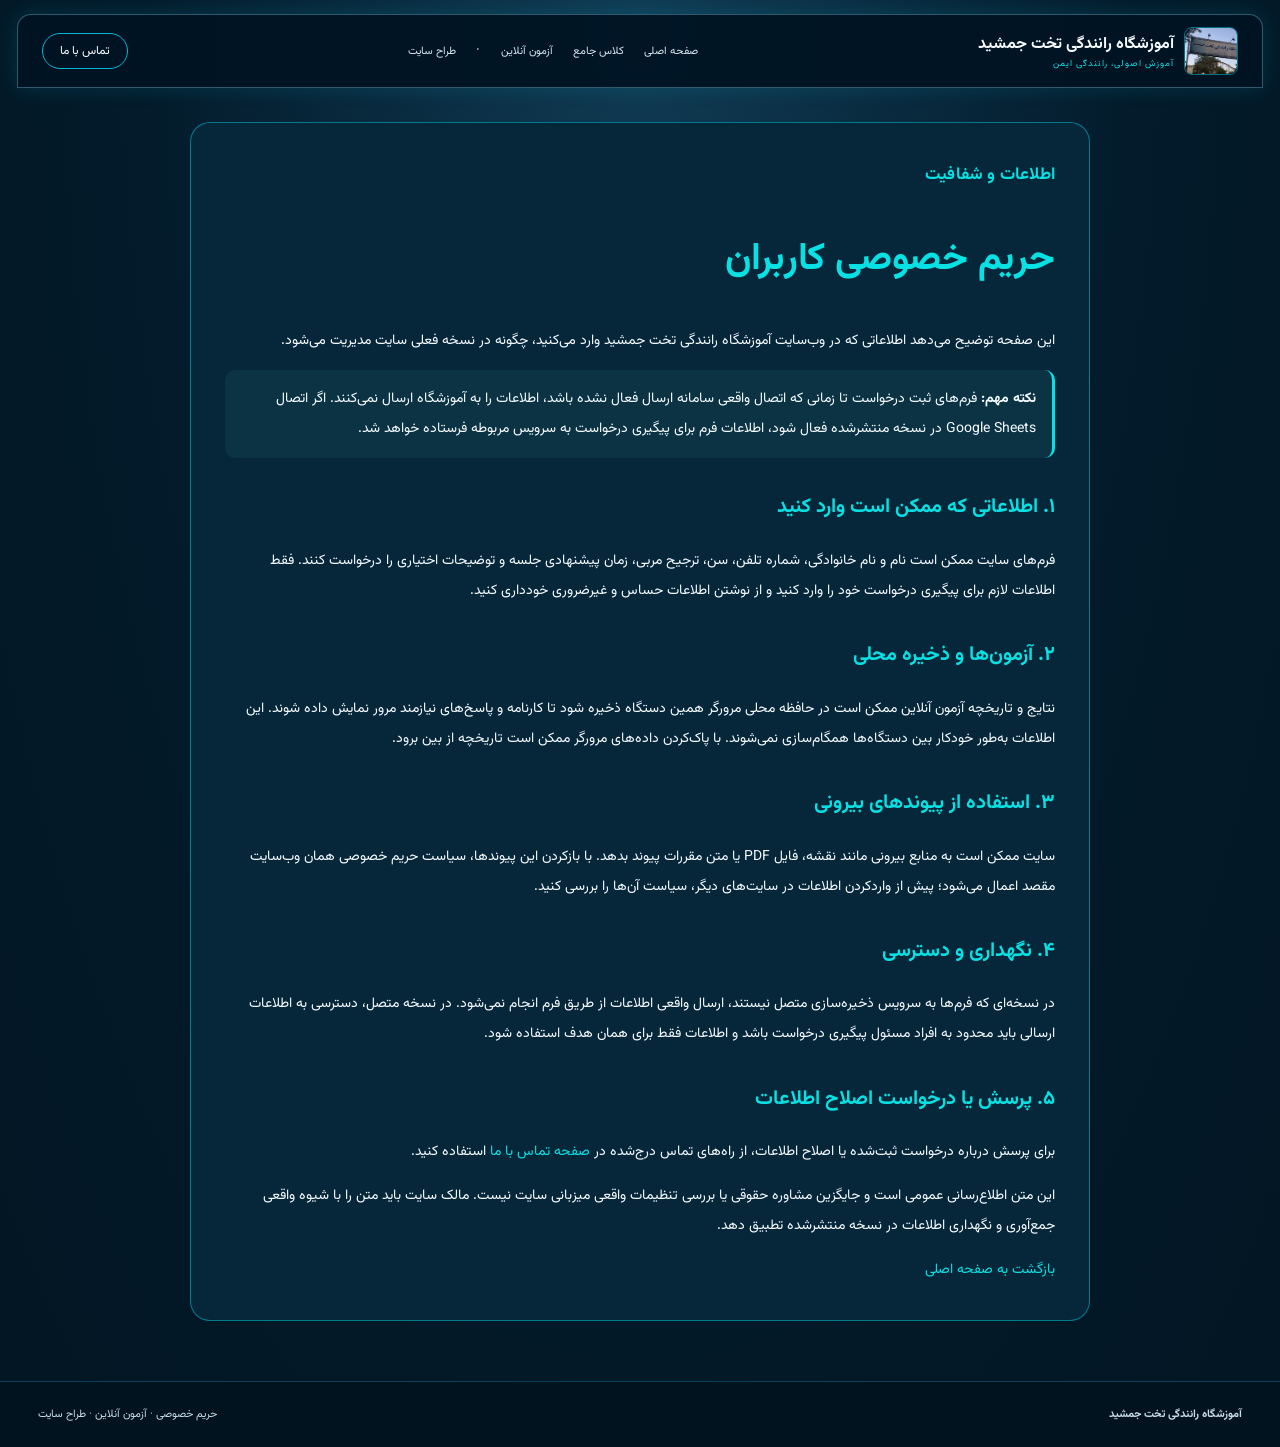
<file: privacy.html>
<!doctype html>
<html lang="fa" dir="rtl">
<head>
<meta charset="utf-8"><meta name="viewport" content="width=device-width, initial-scale=1"><meta name="theme-color" content="#071b2b">
<title>حریم خصوصی | آموزشگاه رانندگی تخت جمشید</title><link rel="stylesheet" href="styles.css">
<style>.privacy-content{max-width:900px;margin:34px auto 60px;padding:clamp(18px,4vw,34px);background:var(--panel,#08283d);border:1px solid var(--line,rgba(255,255,255,.12));border-radius:20px;line-height:2.15}.privacy-content h1,.privacy-content h2{color:var(--cyan,#41cbb1)}.privacy-content h1{font-size:clamp(26px,4vw,38px)}.privacy-content h2{font-size:20px;margin-top:28px}.privacy-content li{margin:8px 0}.privacy-content a{color:var(--cyan,#41cbb1)}.privacy-alert{padding:14px 16px;border-right:3px solid var(--cyan,#41cbb1);background:rgba(65,203,177,.08);border-radius:10px}</style>

  <link rel="icon" type="image/png" sizes="32x32" href="favicon-32.png">
  <link rel="icon" type="image/png" sizes="192x192" href="favicon-192.png">
  <link rel="apple-touch-icon" href="favicon-192.png">
  <meta name="theme-color" content="#071b3b">

</head><body>
<header class="topbar"><a class="brand" href="index.html"><span class="brand-photo"><img src="img-real-school-sign.jpg" alt="تابلوی آموزشگاه تخت جمشید"></span><span><b>آموزشگاه رانندگی تخت جمشید</b><small>آموزش اصولی، رانندگی ایمن</small></span></a><nav><a href="index.html">صفحه اصلی</a><a href="course.html">کلاس جامع</a><a href="exams.html">آزمون آنلاین</a> · <a href="designer.html">طراح سایت</a></nav><a class="login" href="index.html#contact">تماس با ما</a><button class="menu-toggle" aria-label="باز کردن منو">منو</button></header>
<main class="privacy-content"><p class="eyebrow">اطلاعات و شفافیت</p><h1>حریم خصوصی کاربران</h1><p>این صفحه توضیح می‌دهد اطلاعاتی که در وب‌سایت آموزشگاه رانندگی تخت جمشید وارد می‌کنید، چگونه در نسخه فعلی سایت مدیریت می‌شود.</p>
<div class="privacy-alert"><b>نکته مهم:</b> فرم‌های ثبت درخواست تا زمانی که اتصال واقعی سامانه ارسال فعال نشده باشد، اطلاعات را به آموزشگاه ارسال نمی‌کنند. اگر اتصال Google Sheets در نسخه منتشرشده فعال شود، اطلاعات فرم برای پیگیری درخواست به سرویس مربوطه فرستاده خواهد شد.</div>
<h2>۱. اطلاعاتی که ممکن است وارد کنید</h2><p>فرم‌های سایت ممکن است نام و نام خانوادگی، شماره تلفن، سن، ترجیح مربی، زمان پیشنهادی جلسه و توضیحات اختیاری را درخواست کنند. فقط اطلاعات لازم برای پیگیری درخواست خود را وارد کنید و از نوشتن اطلاعات حساس و غیرضروری خودداری کنید.</p>
<h2>۲. آزمون‌ها و ذخیره محلی</h2><p>نتایج و تاریخچه آزمون آنلاین ممکن است در حافظه محلی مرورگر همین دستگاه ذخیره شود تا کارنامه و پاسخ‌های نیازمند مرور نمایش داده شوند. این اطلاعات به‌طور خودکار بین دستگاه‌ها همگام‌سازی نمی‌شوند. با پاک‌کردن داده‌های مرورگر ممکن است تاریخچه از بین برود.</p>
<h2>۳. استفاده از پیوندهای بیرونی</h2><p>سایت ممکن است به منابع بیرونی مانند نقشه، فایل PDF یا متن مقررات پیوند بدهد. با بازکردن این پیوندها، سیاست حریم خصوصی همان وب‌سایت مقصد اعمال می‌شود؛ پیش از واردکردن اطلاعات در سایت‌های دیگر، سیاست آن‌ها را بررسی کنید.</p>
<h2>۴. نگهداری و دسترسی</h2><p>در نسخه‌ای که فرم‌ها به سرویس ذخیره‌سازی متصل نیستند، ارسال واقعی اطلاعات از طریق فرم انجام نمی‌شود. در نسخه متصل، دسترسی به اطلاعات ارسالی باید محدود به افراد مسئول پیگیری درخواست باشد و اطلاعات فقط برای همان هدف استفاده شود.</p>
<h2>۵. پرسش یا درخواست اصلاح اطلاعات</h2><p>برای پرسش درباره درخواست ثبت‌شده یا اصلاح اطلاعات، از راه‌های تماس درج‌شده در <a href="index.html#contact">صفحه تماس با ما</a> استفاده کنید.</p>
<p class="small-note">این متن اطلاع‌رسانی عمومی است و جایگزین مشاوره حقوقی یا بررسی تنظیمات واقعی میزبانی سایت نیست. مالک سایت باید متن را با شیوه واقعی جمع‌آوری و نگهداری اطلاعات در نسخه منتشرشده تطبیق دهد.</p><div class="actions"><a class="btn" href="index.html">بازگشت به صفحه اصلی</a></div></main>
<footer class="footer shell"><b>آموزشگاه رانندگی تخت جمشید</b><span><a href="privacy.html">حریم خصوصی</a> · <a href="exams.html">آزمون آنلاین</a> · <a href="designer.html">طراح سایت</a></span></footer><script src="app.js"></script></body></html>
</file>
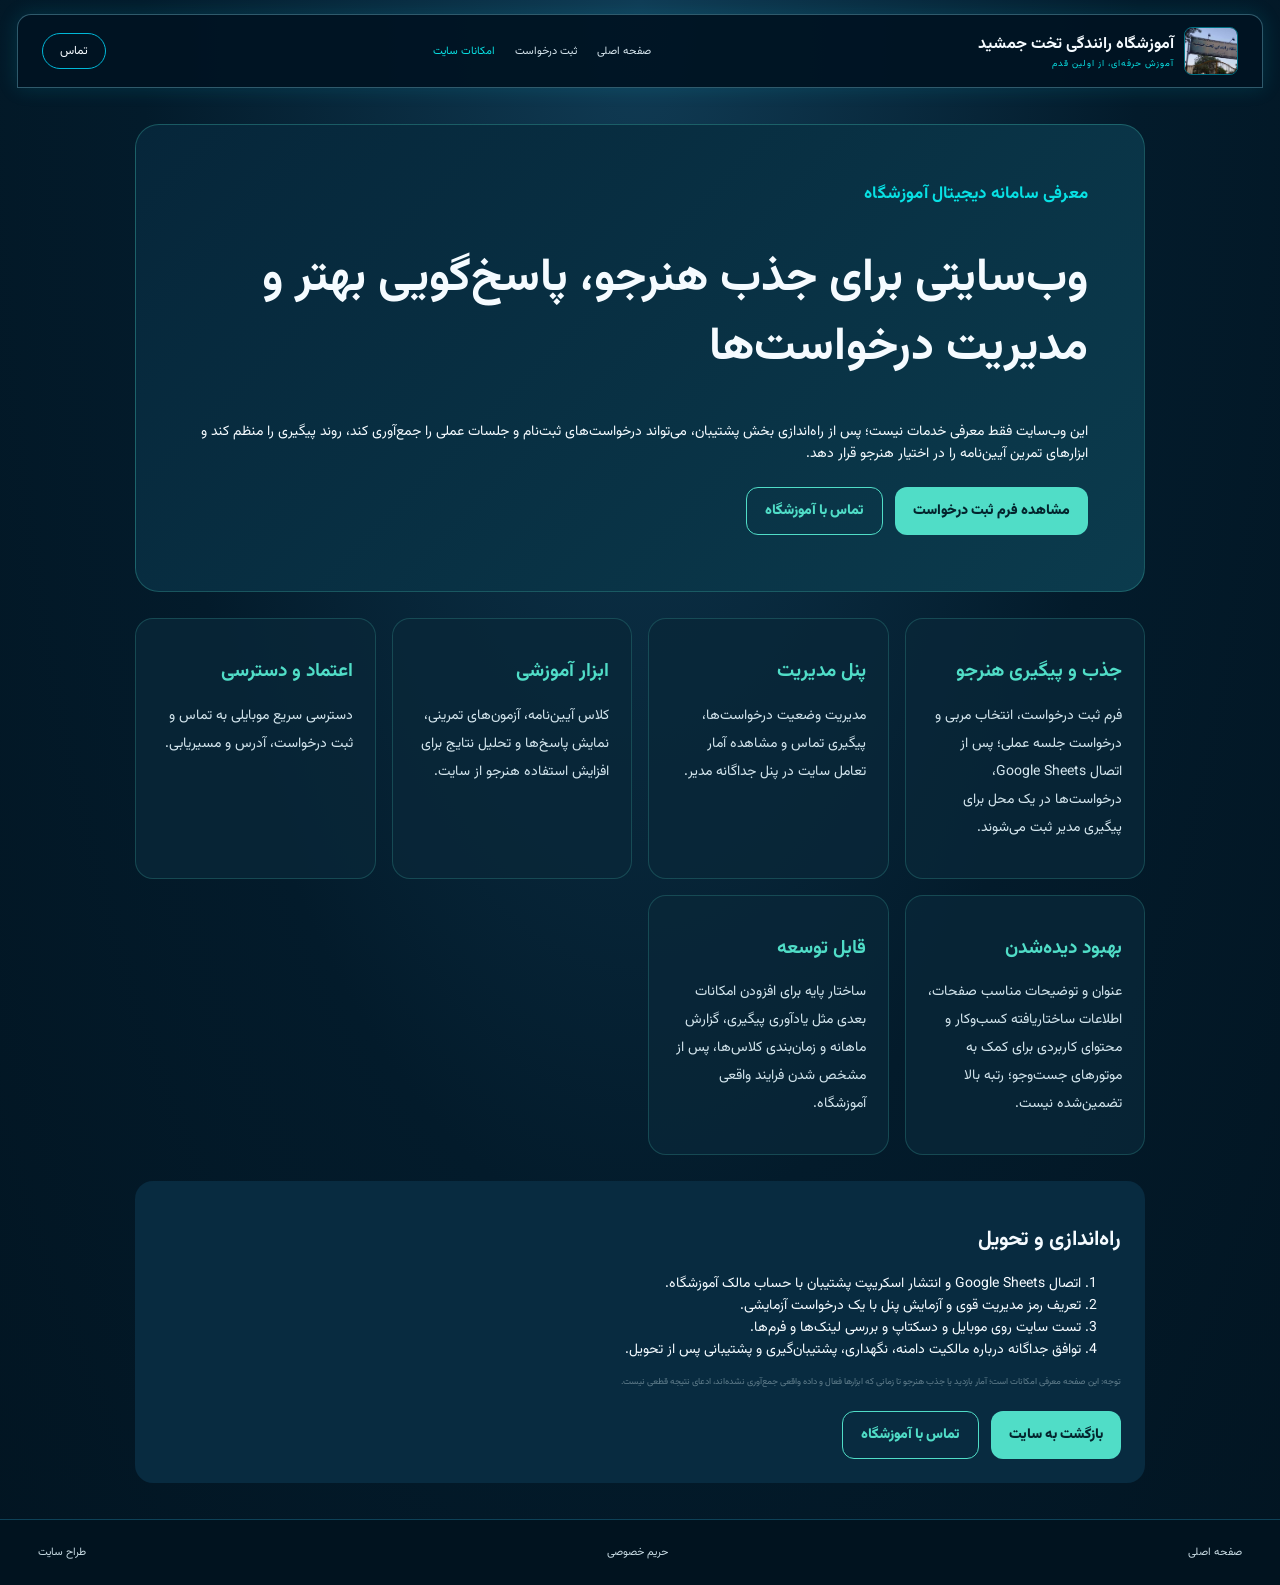
<file: proposal.html>
<!doctype html><html lang="fa" dir="rtl"><head><meta charset="utf-8"><meta name="viewport" content="width=device-width, initial-scale=1"><meta name="description" content="معرفی امکانات وب‌سایت آموزشگاه رانندگی تخت جمشید، مزایای جذب هنرجو، پنل مدیریت و پشتیبانی."><meta name="robots" content="index,follow"><meta name="theme-color" content="#061a29"><title>امکانات و پشتیبانی وب‌سایت | آموزشگاه تخت جمشید</title><link rel="stylesheet" href="styles.css"><style>.proposal-wrap{max-width:1050px;margin:auto;padding:36px 20px}.proposal-hero{padding:clamp(26px,5vw,56px);border-radius:24px;background:linear-gradient(135deg,#06263a,#0b3b4d);border:1px solid rgba(80,221,199,.25)}.proposal-hero h1{font-size:clamp(28px,5vw,46px);line-height:1.5}.proposal-grid{display:grid;grid-template-columns:repeat(auto-fit,minmax(220px,1fr));gap:16px;margin:26px 0}.proposal-card{padding:22px;border:1px solid rgba(80,221,199,.2);border-radius:18px;background:rgba(9,39,57,.8)}.proposal-card h2{font-size:19px;color:#50ddc7}.proposal-card p,.proposal-card li{line-height:2;color:#d3e5ed}.proposal-steps{padding:24px;border-radius:18px;background:#082b40}.proposal-cta{display:flex;gap:12px;flex-wrap:wrap;margin-top:22px}.proposal-cta a{display:inline-flex;align-items:center;justify-content:center;padding:12px 18px;border-radius:12px;text-decoration:none;background:#50ddc7;color:#03242d;font-weight:900}.proposal-cta a.secondary{background:transparent;border:1px solid #50ddc7;color:#50ddc7}</style>
  <link rel="icon" type="image/png" sizes="32x32" href="favicon-32.png">
  <link rel="icon" type="image/png" sizes="192x192" href="favicon-192.png">
  <link rel="apple-touch-icon" href="favicon-192.png">
  <meta name="theme-color" content="#071b3b">

</head><body><header class="topbar"><a class="brand" href="index.html"><span class="brand-photo"><img src="img-real-school-sign.jpg" alt="تابلوی آموزشگاه"></span><span><b>آموزشگاه رانندگی تخت جمشید</b><small>آموزش حرفه‌ای، از اولین قدم</small></span></a><nav><a href="index.html">صفحه اصلی</a><a href="index.html#register">ثبت درخواست</a><a class="active" href="proposal.html">امکانات سایت</a></nav><a class="login" href="tel:+985138543861">تماس</a></header><main class="proposal-wrap"><section class="proposal-hero"><p class="eyebrow">معرفی سامانه دیجیتال آموزشگاه</p><h1>وب‌سایتی برای جذب هنرجو، پاسخ‌گویی بهتر و مدیریت درخواست‌ها</h1><p>این وب‌سایت فقط معرفی خدمات نیست؛ پس از راه‌اندازی بخش پشتیبان، می‌تواند درخواست‌های ثبت‌نام و جلسات عملی را جمع‌آوری کند، روند پیگیری را منظم کند و ابزارهای تمرین آیین‌نامه را در اختیار هنرجو قرار دهد.</p><div class="proposal-cta"><a href="index.html#register">مشاهده فرم ثبت درخواست</a><a class="secondary" href="index.html#contact">تماس با آموزشگاه</a></div></section><section class="proposal-grid"><article class="proposal-card"><h2>جذب و پیگیری هنرجو</h2><p>فرم ثبت درخواست، انتخاب مربی و درخواست جلسه عملی؛ پس از اتصال Google Sheets، درخواست‌ها در یک محل برای پیگیری مدیر ثبت می‌شوند.</p></article><article class="proposal-card"><h2>پنل مدیریت</h2><p>مدیریت وضعیت درخواست‌ها، پیگیری تماس و مشاهده آمار تعامل سایت در پنل جداگانه مدیر.</p></article><article class="proposal-card"><h2>ابزار آموزشی</h2><p>کلاس آیین‌نامه، آزمون‌های تمرینی، نمایش پاسخ‌ها و تحلیل نتایج برای افزایش استفاده هنرجو از سایت.</p></article><article class="proposal-card"><h2>اعتماد و دسترسی</h2><p>دسترسی سریع موبایلی به تماس و ثبت درخواست، آدرس و مسیر‌یابی.</p></article><article class="proposal-card"><h2>بهبود دیده‌شدن</h2><p>عنوان و توضیحات مناسب صفحات، اطلاعات ساختاریافته کسب‌وکار و محتوای کاربردی برای کمک به موتورهای جست‌وجو؛ رتبه بالا تضمین‌شده نیست.</p></article><article class="proposal-card"><h2>قابل توسعه</h2><p>ساختار پایه برای افزودن امکانات بعدی مثل یادآوری پیگیری، گزارش ماهانه و زمان‌بندی کلاس‌ها، پس از مشخص شدن فرایند واقعی آموزشگاه.</p></article></section><section class="proposal-steps"><h2>راه‌اندازی و تحویل</h2><ol><li>اتصال Google Sheets و انتشار اسکریپت پشتیبان با حساب مالک آموزشگاه.</li><li>تعریف رمز مدیریت قوی و آزمایش پنل با یک درخواست آزمایشی.</li><li>تست سایت روی موبایل و دسکتاپ و بررسی لینک‌ها و فرم‌ها.</li><li>توافق جداگانه درباره مالکیت دامنه، نگهداری، پشتیبان‌گیری و پشتیبانی پس از تحویل.</li></ol><p class="muted">توجه: این صفحه معرفی امکانات است؛ آمار بازدید یا جذب هنرجو تا زمانی که ابزارها فعال و داده واقعی جمع‌آوری نشده‌اند، ادعای نتیجه قطعی نیست.</p><div class="proposal-cta"><a href="index.html">بازگشت به سایت</a><a class="secondary" href="tel:+985138543861">تماس با آموزشگاه</a></div></section></main><footer><a href="index.html">صفحه اصلی</a><a href="privacy.html">حریم خصوصی</a><a href="designer.html">طراح سایت</a></footer></body></html>
</file>
<file: styles.css>
@import url('https://fonts.googleapis.com/css2?family=Vazirmatn:wght@300;400;500;600;700;800;900&display=swap');
:root{--bg:#031b2b;--panel:#06263a;--panel2:#082d43;--cyan:#08e1e4;--blue:#00a7d6;--white:#f5fbff;--muted:#b8d0dc;--line:rgba(0,213,237,.48);--shadow:0 0 20px rgba(0,205,232,.15)}*{box-sizing:border-box}html{scroll-behavior:smooth}body{margin:0;background:radial-gradient(ellipse at 50% 0,#103b54 0,#031b2b 55%,#021522 100%);color:var(--white);font-family:'Vazirmatn',Tahoma,sans-serif;font-size:14px}a{color:inherit;text-decoration:none}button,input{font:inherit}.topbar{height:74px;margin:14px 1.3% 0;display:flex;align-items:center;gap:24px;padding:0 24px;background:rgba(1,20,34,.94);border:1px solid rgba(135,221,243,.35);border-radius:14px 14px 0 0;box-shadow:var(--shadow);position:relative;z-index:3}.brand{display:flex;align-items:center;gap:10px;min-width:205px}.brand-mark{font-size:36px;color:var(--cyan);filter:drop-shadow(0 0 7px #00c8d5)}.brand b{display:block;font-size:16px;white-space:nowrap}.brand small{display:block;font-size:9px;letter-spacing:1px;color:var(--cyan);direction:ltr;text-align:right}.topbar nav{display:flex;align-items:center;justify-content:center;gap:clamp(10px,1.6vw,26px);flex:1}.topbar nav a{font-size:11px;white-space:nowrap;color:#d6e6ee;transition:.2s}.topbar nav a:hover,.topbar nav a.active{color:var(--cyan)}.login{border:1px solid #00b7d7;border-radius:24px;padding:8px 17px;font-size:12px;white-space:nowrap}.login span{color:var(--cyan);margin-right:9px}.menu-toggle{display:none;background:none;border:1px solid var(--line);color:var(--cyan);padding:6px 10px;border-radius:8px}.hero-wrap{display:grid;grid-template-columns:minmax(0,2.05fr) minmax(340px,.95fr);gap:24px;margin:0 1.3%}.hero-photo{height:430px;position:relative;overflow:hidden;border:1px solid rgba(0,218,241,.6);border-radius:0 0 12px 12px;box-shadow:0 0 17px rgba(0,210,237,.22)}.hero-photo>img{position:absolute;width:100%;height:100%;object-fit:cover;object-position:center 55%}.hero-shade{position:absolute;inset:0;background:linear-gradient(90deg,rgba(1,17,29,.98) 0%,rgba(1,24,38,.89) 29%,rgba(0,24,38,.3) 65%,rgba(0,21,34,.05) 100%),linear-gradient(0deg,rgba(0,22,36,.95),transparent 36%)}.hero-copy{position:absolute;top:12%;left:7%;width:44%;direction:rtl;text-align:right}.eyebrow{font-weight:700;font-size:17px;margin:0 0 4px}.hero-copy h1{font-size:clamp(34px,3.1vw,51px);color:var(--cyan);margin:0;line-height:1.4;font-weight:900;text-shadow:0 0 18px #00d8e43a}.hero-copy h2{font-size:27px;margin:0 0 10px}.hero-copy>p:not(.eyebrow){line-height:2;color:#e0edf3;font-size:13px}.cta{display:inline-flex;align-items:center;gap:22px;background:var(--cyan);color:#002334;border-radius:30px;padding:10px 22px;font-weight:800;margin-top:8px;box-shadow:0 0 18px #00dce54a}.cta span{font-size:20px}.hero-bottom{position:absolute;bottom:0;right:0;left:0;display:flex;gap:0;background:rgba(0,20,34,.83);padding:15px 20px}.hero-bottom a{flex:1;display:flex;align-items:center;justify-content:center;flex-direction:column;gap:3px;font-size:10px;border-left:1px solid rgba(0,205,228,.28)}.hero-bottom a:last-child{border:0}.hero-bottom i{font-style:normal;font-size:25px;color:var(--cyan)}.hero-tag{position:absolute;bottom:29px;left:20px;font-size:10px}.hero-tag b{display:inline-flex;border:1px solid var(--cyan);border-radius:50%;width:32px;height:32px;align-items:center;justify-content:center;color:var(--cyan);margin-right:10px}.features{padding:0 0 0 0}.features h2{text-align:center;font-size:29px;margin:0;font-weight:900}.features-sub{text-align:center;color:#d3e7f0;margin:0 0 17px;font-size:14px}.feature-grid{display:grid;grid-template-columns:repeat(2,minmax(0,1fr));gap:14px}.feature{min-height:126px;border:1px solid var(--line);border-radius:15px;background:linear-gradient(145deg,rgba(1,31,49,.92),rgba(2,24,40,.94));padding:14px 16px;display:flex;align-items:flex-start;flex-direction:column;box-shadow:inset 0 0 20px #006c8a0b;transition:.2s}.feature:hover{transform:translateY(-3px);border-color:var(--cyan);box-shadow:var(--shadow)}.feature>span{align-self:flex-start;border:1px solid var(--cyan);width:40px;height:40px;border-radius:50%;display:grid;place-items:center;color:var(--cyan);font-size:22px;margin-bottom:3px}.feature b{font-size:13px;margin-bottom:4px}.feature small{font-size:11px;line-height:1.8;color:#d2e4eb}.preview-grid{display:grid;grid-template-columns:repeat(5,minmax(0,1fr));gap:12px;margin:30px 1.3% 14px}.preview-card h3{text-align:center;font-size:14px;margin:0 0 8px;font-weight:800}.mini-screen{height:360px;border:5px solid #d6e8f2;background:#f5faff;color:#12324a;border-radius:12px;overflow:hidden;box-shadow:0 0 18px #cceafc54;position:relative}.mini-nav{height:27px;background:#061e30;color:#fff;display:flex;align-items:center;justify-content:space-around;font-size:8px}.mini-nav b{color:var(--cyan)}.mini-nav span{font-size:7px;color:#c6d9e4}.mini-form{padding:10px 13px;text-align:center}.person-icon{font-size:25px;color:#008aa8}.mini-form h4{font-size:13px;margin:2px 0 10px}.mini-form form{display:flex;flex-direction:column;gap:7px}.mini-form input:not([type=radio]){border:1px solid #c5dbe7;background:#fff;border-radius:6px;padding:7px 9px;font-size:10px;min-width:0;color:#15374b}.mini-form button,.lesson-content>a,.exam-question>a,.result-screen>a{border:0;border-radius:8px;background:linear-gradient(90deg,#00a8c3,#00c4b7);color:#fff;padding:7px;font-size:10px;font-weight:700;cursor:pointer}.form-status{font-size:9px;margin:0;color:#007b64}.mini-photo{width:100%;height:112px;object-fit:cover;position:absolute;bottom:0;left:0}.instructor-screen .mini-form{padding-top:5px}.muted{font-size:9px;color:#607d8b;margin:0 0 6px}.gender-options{display:flex;gap:6px;margin-bottom:5px}.gender-options label{flex:1}.gender-options input{position:absolute;opacity:0}.gender-options span{display:flex;flex-direction:column;border:1px solid #a6dfe5;border-radius:8px;padding:8px;font-size:10px;gap:4px;background:#e8fbfc}.gender-options input:checked+span{background:#c7f9fa;border-color:#00aabc}.instructor-screen .mini-photo{height:83px}.lesson-screen{background:#f7fbff}.lesson-head{background:#06273d;color:white;padding:12px}.lesson-head small{color:var(--cyan)}.lesson-head h4{font-size:13px;margin:4px 0}.lesson-head p{font-size:9px;margin:0;color:#d3e5ee}.lesson-body{display:grid;grid-template-columns:.85fr 1.15fr;height:calc(100% - 76px)}.lesson-list{display:flex;flex-direction:column;gap:5px;padding:9px 5px}.lesson-list span{font-size:8px;border:1px solid #d2e2ed;border-radius:5px;padding:7px 5px;color:#23617b}.lesson-list .selected{background:#dff9fb;border-color:#00b8cc;color:#006c85}.lesson-content{padding:9px 8px;font-size:9px;line-height:1.9}.signs{font-size:24px;line-height:2}.lesson-content h5{font-size:12px;margin:3px 0}.lesson-content p{margin:0 0 8px}.lesson-content>a{display:inline-block;background:#fff;color:#0785a2;border:1px solid #9edbe6}.exam-head{background:#06273d;color:white;padding:12px;display:flex;flex-direction:column;gap:5px;text-align:center}.exam-head b{font-size:13px}.exam-head small{font-size:9px;color:#cde3eb}.exam-question{padding:12px;display:flex;flex-direction:column;gap:8px;font-size:9px}.exam-question>small{align-self:flex-start;color:#00a6bd}.exam-question h4{font-size:10px;margin:0}.fake-sign{height:74px;display:grid;place-items:center;font-size:42px}.exam-question label{border:1px solid #dce7ef;border-radius:12px;padding:7px;text-align:right}.exam-question>a{margin-top:5px;text-align:center}.result-screen{text-align:center;padding:18px 12px}.trophy{font-size:40px}.result-screen h4{font-size:13px}.score-ring{margin:15px auto;border:7px solid #00bfc8;border-left-color:#b8eaf0;border-radius:50%;width:95px;height:95px;display:grid;place-items:center;font-size:21px;font-weight:800}.result-screen p{font-size:11px}.result-stats{display:flex;border:1px solid #cbdce5;border-radius:7px;justify-content:space-around;padding:10px 3px;margin:15px 0;font-size:8px}.result-stats span{display:flex;flex-direction:column;gap:5px}.result-screen>a{display:block}.about-strip{margin:20px 1.3%;display:grid;grid-template-columns:1fr 1.1fr 1fr;align-items:center;gap:20px;padding:16px 24px;background:linear-gradient(90deg,#031827,#062c41,#031827);border-top:1px solid #174d65;border-bottom:1px solid #174d65}.about-strip>div{display:grid;grid-template-columns:auto 1fr;column-gap:10px;align-items:center}.big-car{font-size:35px;grid-row:span 2;color:var(--cyan)}.about-strip h3{font-size:14px;margin:0}.about-strip p{font-size:11px;color:#c4d9e2;margin:4px 0}.about-strip img{width:100%;height:80px;object-fit:cover;border-radius:8px;mask-image:linear-gradient(90deg,transparent,#000 15%,#000 85%,transparent)}footer{display:flex;align-items:center;justify-content:space-between;gap:18px;padding:24px 3%;background:#01131f;border-top:1px solid #0e4157;color:#c9dce4;font-size:11px}footer a:hover{color:var(--cyan)}.footer-brand{display:grid;grid-template-columns:auto 1fr;column-gap:9px;align-items:center}.footer-brand>span{grid-row:span 2;font-size:28px;color:var(--cyan)}.footer-brand small{font-size:9px;color:#8eabb9}footer>p{font-size:15px;color:var(--cyan)}
/* common interior pages */.page-shell{max-width:1180px;margin:30px auto;padding:0 20px}.page-title{font-size:32px;color:var(--cyan)}.page-intro{color:var(--muted);line-height:2}.lesson-panel,.exam-panel{background:#06283d;border:1px solid var(--line);border-radius:16px;padding:24px;margin:18px 0;line-height:2}.lesson-panel h2,.exam-panel h2{color:var(--cyan)}.lesson-panel h3{color:#9ceef1}.lesson-panel li{margin:8px 0}.primary-btn{background:var(--cyan);color:#002335;border:0;border-radius:24px;padding:10px 20px;cursor:pointer;font-weight:800}.question-card{background:#f6fbff;color:#17384b;border-radius:14px;padding:22px;margin:18px 0}.question-card label{display:block;padding:10px;border:1px solid #cbdce6;border-radius:9px;margin:8px 0;cursor:pointer}.question-card label:has(input:checked){background:#d6f9f6;border-color:#00b6bd}.question-card input{margin-left:8px}.correct-answer{color:#d71920;font-weight:800}@media(max-width:1150px){.topbar{gap:12px;padding:0 14px}.brand{min-width:170px}.topbar nav{gap:10px}.topbar nav a{font-size:10px}.hero-wrap{grid-template-columns:minmax(0,1.5fr) minmax(300px,1fr);gap:15px}.feature{padding:12px;min-height:122px}.preview-grid{grid-template-columns:repeat(3,minmax(0,1fr))}.mini-screen{height:350px}}@media(max-width:800px){.topbar{height:auto;min-height:68px;flex-wrap:wrap;margin:8px 10px 0;border-radius:12px;padding:8px 12px}.brand{flex:1}.menu-toggle{display:block}.login{padding:7px 10px}.topbar nav{display:none;order:4;flex-basis:100%;flex-direction:column;align-items:stretch;padding:10px}.topbar nav.open{display:flex}.topbar nav a{font-size:13px;padding:8px}.hero-wrap{grid-template-columns:1fr;margin:0 10px}.hero-photo{height:440px}.hero-copy{left:6%;width:58%;top:10%}.hero-copy h1{font-size:39px}.hero-copy h2{font-size:23px}.features h2{font-size:25px;margin-top:10px}.feature-grid{gap:10px}.feature{min-height:118px}.preview-grid{grid-template-columns:repeat(2,minmax(0,1fr));margin:24px 10px}.mini-screen{height:365px}.about-strip{grid-template-columns:1fr;margin:20px 10px}.about-strip img{height:140px}footer{flex-wrap:wrap;padding:22px 15px}footer>p{width:100%;text-align:center}}@media(max-width:480px){.brand{min-width:0}.brand-mark{font-size:27px}.brand b{font-size:13px}.brand small{font-size:8px}.login{font-size:10px}.hero-photo{height:490px}.hero-copy{width:82%;top:8%;right:7%;left:auto}.hero-copy h1{font-size:38px}.hero-copy h2{font-size:22px}.hero-copy>p:not(.eyebrow){font-size:12px}.hero-shade{background:linear-gradient(180deg,rgba(1,17,29,.95) 0%,rgba(1,24,38,.82) 46%,rgba(0,24,38,.35) 78%,rgba(0,21,34,.92) 100%)}.hero-bottom{padding:10px 3px}.hero-bottom a{font-size:8px}.hero-bottom i{font-size:20px}.hero-tag{display:none}.feature-grid{grid-template-columns:repeat(2,minmax(0,1fr))}.feature{padding:10px;min-height:135px}.feature b{font-size:11px}.feature small{font-size:10px}.preview-grid{grid-template-columns:1fr}.mini-screen{height:390px}.preview-card h3{font-size:15px}.mini-photo{height:130px}.instructor-screen .mini-photo{height:95px}.lesson-body{grid-template-columns:.9fr 1.1fr}.about-strip{padding:14px}footer{gap:13px}.page-title{font-size:26px}}

/* Homepage v4: photo-led, long-form sections; no exam/result preview cards */
.brand-photo{width:54px;height:48px;display:block;overflow:hidden;border-radius:8px;border:1px solid var(--line);flex-shrink:0}.brand-photo img{width:100%;height:100%;object-fit:cover}.brand{min-width:250px}.hero-full{margin:0 1.3%;height:min(690px,72vw);min-height:500px;position:relative;overflow:hidden;border:1px solid var(--line);border-radius:0 0 18px 18px;box-shadow:var(--shadow)}.hero-full-photo{position:absolute;inset:0;width:100%;height:100%;object-fit:cover;object-position:center 52%}.hero-full-shade{position:absolute;inset:0;background:linear-gradient(90deg,rgba(1,17,29,.97) 0%,rgba(1,22,36,.86) 32%,rgba(1,22,36,.28) 68%,rgba(1,22,36,.05) 100%),linear-gradient(0deg,rgba(1,19,31,.8),transparent 35%)}.hero-full-copy{position:absolute;top:16%;right:7%;max-width:510px}.hero-full-copy h1{font-size:clamp(36px,4.5vw,68px);line-height:1.4;margin:10px 0 14px}.hero-full-copy h1 strong{color:var(--cyan)}.hero-full-copy>p:not(.eyebrow){font-size:16px;line-height:2.2;color:#e2edf2;max-width:480px}.hero-actions{display:flex;gap:12px;flex-wrap:wrap;margin-top:24px}.cta-outline{background:rgba(2,26,42,.6);color:#fff;border:1px solid var(--cyan);box-shadow:none}.hero-caption{position:absolute;bottom:0;right:0;left:0;padding:18px 28px;display:flex;justify-content:space-between;gap:20px;background:rgba(0,18,31,.78);color:#e7f5f9;font-size:13px}.section-pad{padding:76px max(4%,calc((100% - 1240px)/2))}.section-heading{max-width:760px;margin:0 auto 32px;text-align:center}.section-heading h2{font-size:clamp(28px,3vw,42px);margin:5px 0 10px}.section-heading>p:last-child{color:var(--muted);line-height:2}.eyebrow{color:var(--cyan);letter-spacing:.2px}.intro-section{background:linear-gradient(180deg,rgba(5,38,58,.5),transparent)}.intro-grid{max-width:1100px;margin:auto;display:grid;grid-template-columns:1.1fr 1fr;gap:42px;align-items:center}.intro-grid>img{width:100%;height:370px;object-fit:cover;border-radius:16px;border:1px solid var(--line);box-shadow:var(--shadow)}.intro-copy{font-size:16px;line-height:2.2;color:#d7e7ee}.intro-copy h3{font-size:27px;color:white}.text-link{color:var(--cyan);font-weight:800}.wide-section{display:grid;grid-template-columns:1fr 1fr;gap:0;margin:24px 1.3%;background:linear-gradient(135deg,#062a40,#031b2b);border:1px solid var(--line);border-radius:18px;overflow:hidden;box-shadow:var(--shadow);min-height:540px}.section-photo{position:relative;min-height:100%;overflow:hidden}.section-photo img{position:absolute;width:100%;height:100%;object-fit:cover}.photo-label{position:absolute;bottom:22px;right:22px;background:rgba(0,23,38,.84);border:1px solid var(--line);border-radius:8px;padding:12px 18px;font-weight:800}.section-form-wrap{padding:48px clamp(22px,4vw,64px);align-self:center}.align-right{text-align:right;margin:0 0 25px}.align-right h2{font-size:clamp(28px,3vw,40px)}.big-form{display:flex;flex-direction:column;gap:18px}.form-grid{display:grid;grid-template-columns:1fr 1fr;gap:15px}.form-grid label{display:flex;flex-direction:column;gap:8px;color:#dcebf0;font-weight:600}.form-grid label:first-child{grid-column:1/-1}.form-grid input,.big-form select,.big-form textarea{width:100%;min-width:0;background:#021b2b;border:1px solid rgba(0,213,237,.35);border-radius:9px;padding:14px 13px;color:white;outline:none}.form-grid input:focus,.big-form select:focus,.big-form textarea:focus{border-color:var(--cyan);box-shadow:0 0 0 3px rgba(8,225,228,.1)}.big-form>button{border:0;border-radius:9px;padding:14px 18px;background:linear-gradient(90deg,#08cbd5,#00a7c9);color:#002433;font-weight:900;cursor:pointer}.big-form>button:disabled{opacity:.65}.form-status{font-size:12px;line-height:1.8;color:#7df0d3;margin:0}.form-status.error{color:#ffb7b7}.instructor-section .section-form-wrap{order:1}.instructor-section .section-photo{order:2}.instructor-choices{border:0;padding:0;margin:0 0 4px;display:grid;grid-template-columns:1fr 1fr;gap:12px}.instructor-choices legend{font-weight:800;margin-bottom:12px}.instructor-choice{position:relative;border:1px solid var(--line);border-radius:12px;overflow:hidden;display:flex;flex-direction:column;background:#031d2e;cursor:pointer}.instructor-choice input{position:absolute;top:12px;right:12px;z-index:1;accent-color:var(--cyan);width:18px;height:18px}.instructor-choice img{display:block;width:100%;height:clamp(150px,14vw,205px);object-fit:cover;object-position:center 28%;image-rendering:auto;background:#0a2638;backface-visibility:hidden;transform:translateZ(0);filter:contrast(1.03) saturate(1.04)}.instructor-choice span{padding:12px;display:flex;flex-direction:column;gap:4px}.instructor-choice small{color:var(--muted)}.instructor-choice:has(input:checked){border-color:var(--cyan);box-shadow:0 0 0 2px rgba(8,225,228,.13)}.classes-section{background:linear-gradient(180deg,#041f31,#031724)}.class-feature{max-width:1100px;margin:0 auto 22px;display:grid;grid-template-columns:1fr 1fr;min-height:330px;border:1px solid var(--line);border-radius:16px;overflow:hidden;background:#06263a}.class-feature>img{width:100%;height:100%;min-height:330px;object-fit:cover}.class-feature>div{padding:35px;align-self:center}.class-number{font-size:12px;color:var(--cyan);font-weight:800}.class-feature h3{font-size:29px;margin:8px 0}.class-feature p{color:#d0e1e9;line-height:2.1;margin-bottom:24px}.class-topics{max-width:1100px;margin:auto;display:grid;grid-template-columns:repeat(3,1fr);gap:18px}.class-topics article{overflow:hidden;border:1px solid var(--line);border-radius:13px;background:#062438}.class-topics img{width:100%;height:180px;object-fit:cover;display:block}.class-topics article div{padding:20px}.class-topics h3{margin:0 0 8px;color:var(--cyan)}.class-topics p{color:#c5dce5;line-height:1.9;margin:0}.contact-band{position:relative;min-height:300px;margin:24px 1.3%;overflow:hidden;border-radius:16px;border:1px solid var(--line);display:flex;align-items:center}.contact-band>img{position:absolute;inset:0;width:100%;height:100%;object-fit:cover}.contact-band:after{content:"";position:absolute;inset:0;background:linear-gradient(90deg,rgba(1,19,31,.92),rgba(1,19,31,.65),rgba(1,19,31,.25))}.contact-band>div{position:relative;z-index:1;padding:38px 7%;max-width:620px}.contact-band h2{font-size:36px;margin:4px 0}.contact-band p:not(.eyebrow){color:#e0edf2;line-height:2}.footer-brand{display:flex;flex-direction:column;gap:4px}.footer-brand b{font-size:14px;color:white}#toast{position:fixed;bottom:20px;right:20px;z-index:20;background:#063b4d;border:1px solid var(--cyan);padding:12px 18px;border-radius:10px;display:none}#toast.show{display:block}
@media(max-width:1000px){.topbar{gap:12px}.brand{min-width:0}.topbar nav{gap:10px}.topbar nav a{font-size:10px}.hero-full{height:590px}.wide-section{min-height:0}.section-form-wrap{padding:34px 25px}.class-topics{gap:12px}}
@media(max-width:800px){.topbar{height:auto;min-height:68px;flex-wrap:wrap;margin:8px 10px 0;border-radius:12px;padding:8px 12px}.brand{flex:1}.brand b{font-size:13px}.menu-toggle{display:block;background:transparent;border:1px solid var(--line);color:var(--cyan);padding:7px 10px;border-radius:8px}.topbar nav{display:none;order:4;flex-basis:100%;flex-direction:column;align-items:stretch;padding:10px}.topbar nav.open{display:flex}.topbar nav a{font-size:13px;padding:8px}.hero-full{margin:0 10px;height:560px;min-height:0}.hero-full-copy{right:6%;left:6%;top:12%;max-width:560px}.hero-full-copy h1{font-size:43px}.hero-full-copy>p:not(.eyebrow){font-size:14px}.hero-caption{font-size:11px;padding:14px}.intro-grid,.wide-section,.class-feature{grid-template-columns:1fr}.intro-grid>img{height:280px}.wide-section{margin:18px 10px}.section-photo{min-height:280px;order:0!important}.section-form-wrap{order:1!important;padding:30px 22px}.class-feature>img{min-height:230px;height:230px}.class-feature>div{padding:25px}.class-topics{grid-template-columns:1fr}.class-topics article{display:grid;grid-template-columns:130px 1fr}.class-topics img{height:100%;min-height:150px}.section-pad{padding:52px 18px}.contact-band{margin:18px 10px}.contact-band h2{font-size:29px}footer{flex-wrap:wrap;padding:22px 15px}}
@media(max-width:480px){.brand-photo{width:42px;height:40px}.brand b{font-size:11px}.brand small{font-size:8px}.login{font-size:10px;padding:7px 9px}.hero-full{height:580px}.hero-full-copy{top:10%;right:7%;left:7%}.hero-full-copy h1{font-size:37px}.hero-full-shade{background:linear-gradient(180deg,rgba(1,17,29,.95) 0%,rgba(1,24,38,.8) 55%,rgba(0,21,34,.55) 100%)}.hero-caption{flex-direction:column;gap:4px}.hero-actions{gap:8px}.cta{padding:10px 15px;font-size:12px}.form-grid{grid-template-columns:1fr}.form-grid label:first-child{grid-column:auto}.instructor-choices{gap:8px}.instructor-choice img{height:clamp(112px,34vw,150px);object-position:center 25%}.section-form-wrap{padding:25px 16px}.class-topics article{grid-template-columns:100px 1fr}.class-topics img{min-height:150px}.contact-band>div{padding:28px 20px}}

/* V5: gallery and photo-based storyboard assets */
.photo-gallery{max-width:1100px;margin:0 auto;display:grid;grid-template-columns:repeat(4,minmax(0,1fr));gap:16px}
.photo-gallery figure{margin:0;overflow:hidden;border:1px solid var(--line);border-radius:14px;background:#062438;box-shadow:var(--shadow)}
.photo-gallery img{display:block;width:100%;height:220px;object-fit:cover;transition:transform .35s ease}
.photo-gallery figure:hover img{transform:scale(1.035)}
.photo-gallery figcaption{padding:14px 16px;color:#eaf8fc;font-weight:800}
@media(max-width:800px){.photo-gallery{grid-template-columns:repeat(2,minmax(0,1fr));gap:12px}.photo-gallery img{height:180px}}
@media(max-width:480px){.photo-gallery{grid-template-columns:1fr}.photo-gallery img{height:210px}}


/* New informational sections: license path, required documents and school contacts */
.path-section{background:linear-gradient(180deg,#031724,#06263a)}.steps-grid{max-width:1100px;margin:auto;display:grid;grid-template-columns:repeat(4,1fr);gap:16px}.step-card,.requirement-card{background:linear-gradient(145deg,#082b40,#041d2d);border:1px solid var(--line);border-radius:15px;padding:24px;box-shadow:var(--shadow)}.step-number{display:flex;width:44px;height:44px;align-items:center;justify-content:center;border-radius:12px;background:rgba(8,225,228,.13);border:1px solid var(--cyan);color:var(--cyan);font-size:22px;font-weight:900}.step-card h3,.requirement-card h3{font-size:19px;line-height:1.8;margin:15px 0 8px;color:#fff}.step-card p,.requirement-card p{font-size:14px;line-height:2;color:#cbdfe8;margin:0}.requirements-section{background:#041a29}.requirements-grid{max-width:900px;margin:auto;display:grid;grid-template-columns:1fr 1fr;gap:20px}.requirement-icon{font-size:30px}.document-row{display:flex;align-items:center;gap:14px;padding:13px 0;border-bottom:1px solid rgba(140,200,220,.15);color:#e5f1f5}.document-row:last-child{border-bottom:0}.document-row b{color:var(--cyan);font-size:15px;min-width:28px}.payment-options{display:flex;flex-wrap:wrap;gap:10px;margin:14px 0}.payment-options span{border:1px solid var(--cyan);background:rgba(8,225,228,.09);border-radius:9px;padding:10px 13px;color:#eaffff;font-weight:800}.payment-card .text-link{display:inline-block;margin-top:16px}.contact-band{min-height:470px}.contact-band:after{background:linear-gradient(90deg,rgba(1,19,31,.96),rgba(1,19,31,.88) 55%,rgba(1,19,31,.45))}.contact-content{max-width:760px!important;width:100%}.contact-band h2{font-size:clamp(28px,3vw,40px)}.contact-details{display:grid;grid-template-columns:1fr 1fr;gap:12px;margin:20px 0}.contact-detail{display:flex;align-items:flex-start;gap:12px;background:rgba(3,35,52,.72);border:1px solid rgba(0,213,237,.24);border-radius:12px;padding:14px}.contact-detail:first-child{grid-column:1/-1}.contact-icon{font-size:23px}.contact-detail b{color:#fff}.contact-detail p{margin:4px 0 0!important;color:#d8e8ee!important}.contact-phone{font-size:21px;font-weight:900;letter-spacing:1px}
@media(max-width:900px){.steps-grid{grid-template-columns:repeat(2,1fr)}}
@media(max-width:600px){.steps-grid,.requirements-grid{grid-template-columns:1fr}.step-card,.requirement-card{padding:20px}.contact-details{grid-template-columns:1fr}.contact-detail:first-child{grid-column:auto}.contact-band{min-height:0}.contact-content{padding:28px 18px!important}.contact-band:after{background:rgba(1,19,31,.88)}}

/* High-clarity photos for registration and instructor cards */
.section-photo img,.instructor-choice img{image-rendering:auto;-webkit-backface-visibility:hidden;backface-visibility:hidden;filter:none;object-fit:cover;}
.instructor-choice img{height:clamp(175px,16vw,230px);object-position:center 28%;}
@media(max-width:480px){.instructor-choice img{height:clamp(130px,38vw,170px);}}

/* بهبود دسترسی و تجربه موبایل */
html{scroll-behavior:smooth} body{overflow-wrap:anywhere} img,video,iframe{max-width:100%} button,a,input,select,textarea{touch-action:manipulation} button,a{ -webkit-tap-highlight-color:transparent } .privacy-note{font-size:12px;line-height:1.9;color:var(--muted);margin:10px 0 0}.privacy-note a,.privacy-footer-link a{color:var(--cyan);text-decoration:underline;text-underline-offset:3px}.privacy-footer-link{text-align:center;padding:10px 16px;background:#01131f;margin:0;color:#c9dce4;font-size:12px}@media(max-width:600px){.topbar nav a,.topbar .login,.topbar .menu-toggle{min-height:42px;display:inline-flex;align-items:center;justify-content:center}.section-form-wrap{min-width:0}.lead-form input,.lead-form select,.lead-form textarea{font-size:16px;min-height:44px}.lead-form button,.cta,.btn{min-height:44px}.class-topics article{min-width:0}.class-topics article p,.intro-copy p{overflow-wrap:anywhere}}



/* بهبودهای تبدیل و دسترسی موبایل */
.quick-tools{background:linear-gradient(180deg,#041a29,#06263a)}.quick-tools-grid{max-width:1100px;margin:0 auto;display:grid;grid-template-columns:repeat(4,minmax(0,1fr));gap:14px}.quick-tool-card{display:flex;flex-direction:column;align-items:flex-start;gap:8px;min-height:210px;padding:22px;text-decoration:none;border:1px solid rgba(0,213,237,.26);border-radius:15px;background:linear-gradient(145deg,#082b40,#041d2d);transition:transform .18s,border-color .18s}.quick-tool-card:hover{transform:translateY(-3px);border-color:var(--cyan)}.quick-tool-icon{font-size:28px}.quick-tool-card h3{margin:2px 0;color:#fff;font-size:17px}.quick-tool-card p{margin:0;color:#cbdfe8;line-height:1.9;font-size:13px;flex:1}.quick-tool-card>span:last-child{color:var(--cyan);font-weight:800;font-size:13px}.mobile-action-bar{display:none}
@media(max-width:900px){.quick-tools-grid{grid-template-columns:repeat(2,minmax(0,1fr))}}
@media(max-width:600px){body{padding-bottom:70px}.mobile-action-bar{position:fixed;display:grid;grid-template-columns:1fr 1fr 1fr;gap:6px;bottom:0;right:0;left:0;z-index:100;padding:8px max(8px,env(safe-area-inset-right)) calc(8px + env(safe-area-inset-bottom)) max(8px,env(safe-area-inset-left));background:rgba(2,21,34,.97);border-top:1px solid rgba(0,213,237,.35);backdrop-filter:blur(12px)}.mobile-action-bar a{display:flex;align-items:center;justify-content:center;min-height:44px;text-align:center;padding:7px 4px;border-radius:9px;background:#06364a;color:#eaffff;text-decoration:none;font-size:11px;font-weight:800}.mobile-action-bar a:nth-child(2){background:linear-gradient(90deg,#08cbd5,#00a7c9);color:#002433}.quick-tools-grid{grid-template-columns:1fr 1fr;gap:9px}.quick-tool-card{min-height:190px;padding:14px}.quick-tool-card h3{font-size:14px}.quick-tool-card p{font-size:12px}.hero-actions .cta{flex:1;justify-content:center}}

/* Student app download button */
.app-download-top{display:inline-flex;align-items:center;justify-content:center;gap:.45rem;background:linear-gradient(135deg,#f4c542,#ffdf78);color:#071d31!important;font-weight:800;padding:11px 15px;border-radius:12px;text-decoration:none;white-space:nowrap;box-shadow:0 5px 18px #0002}
.app-download-top:hover,.app-download-hero:hover{transform:translateY(-2px);filter:brightness(1.04)}
.app-download-hero{background:#f4c542!important;color:#071d31!important;font-weight:800}
@media(max-width:900px){.app-download-top{margin:8px 0;white-space:normal}.topbar{gap:10px}}
</file>
